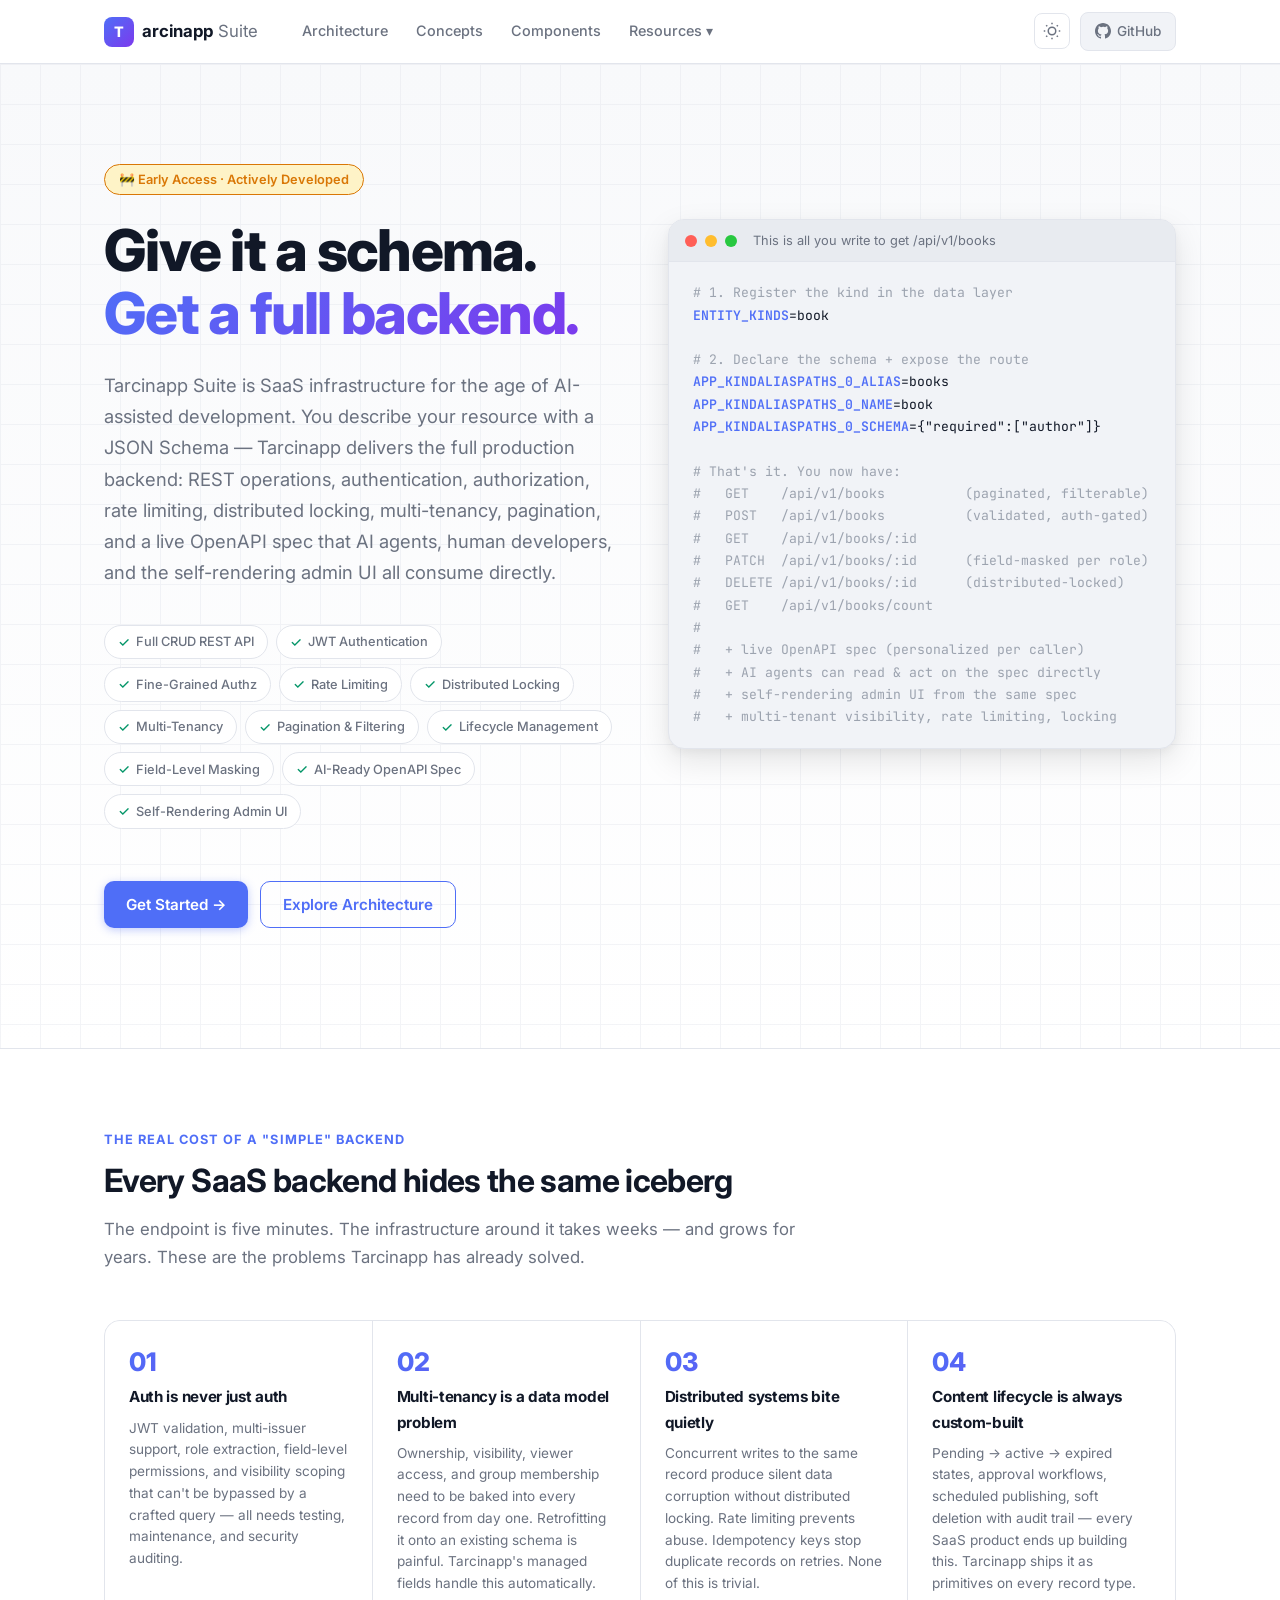
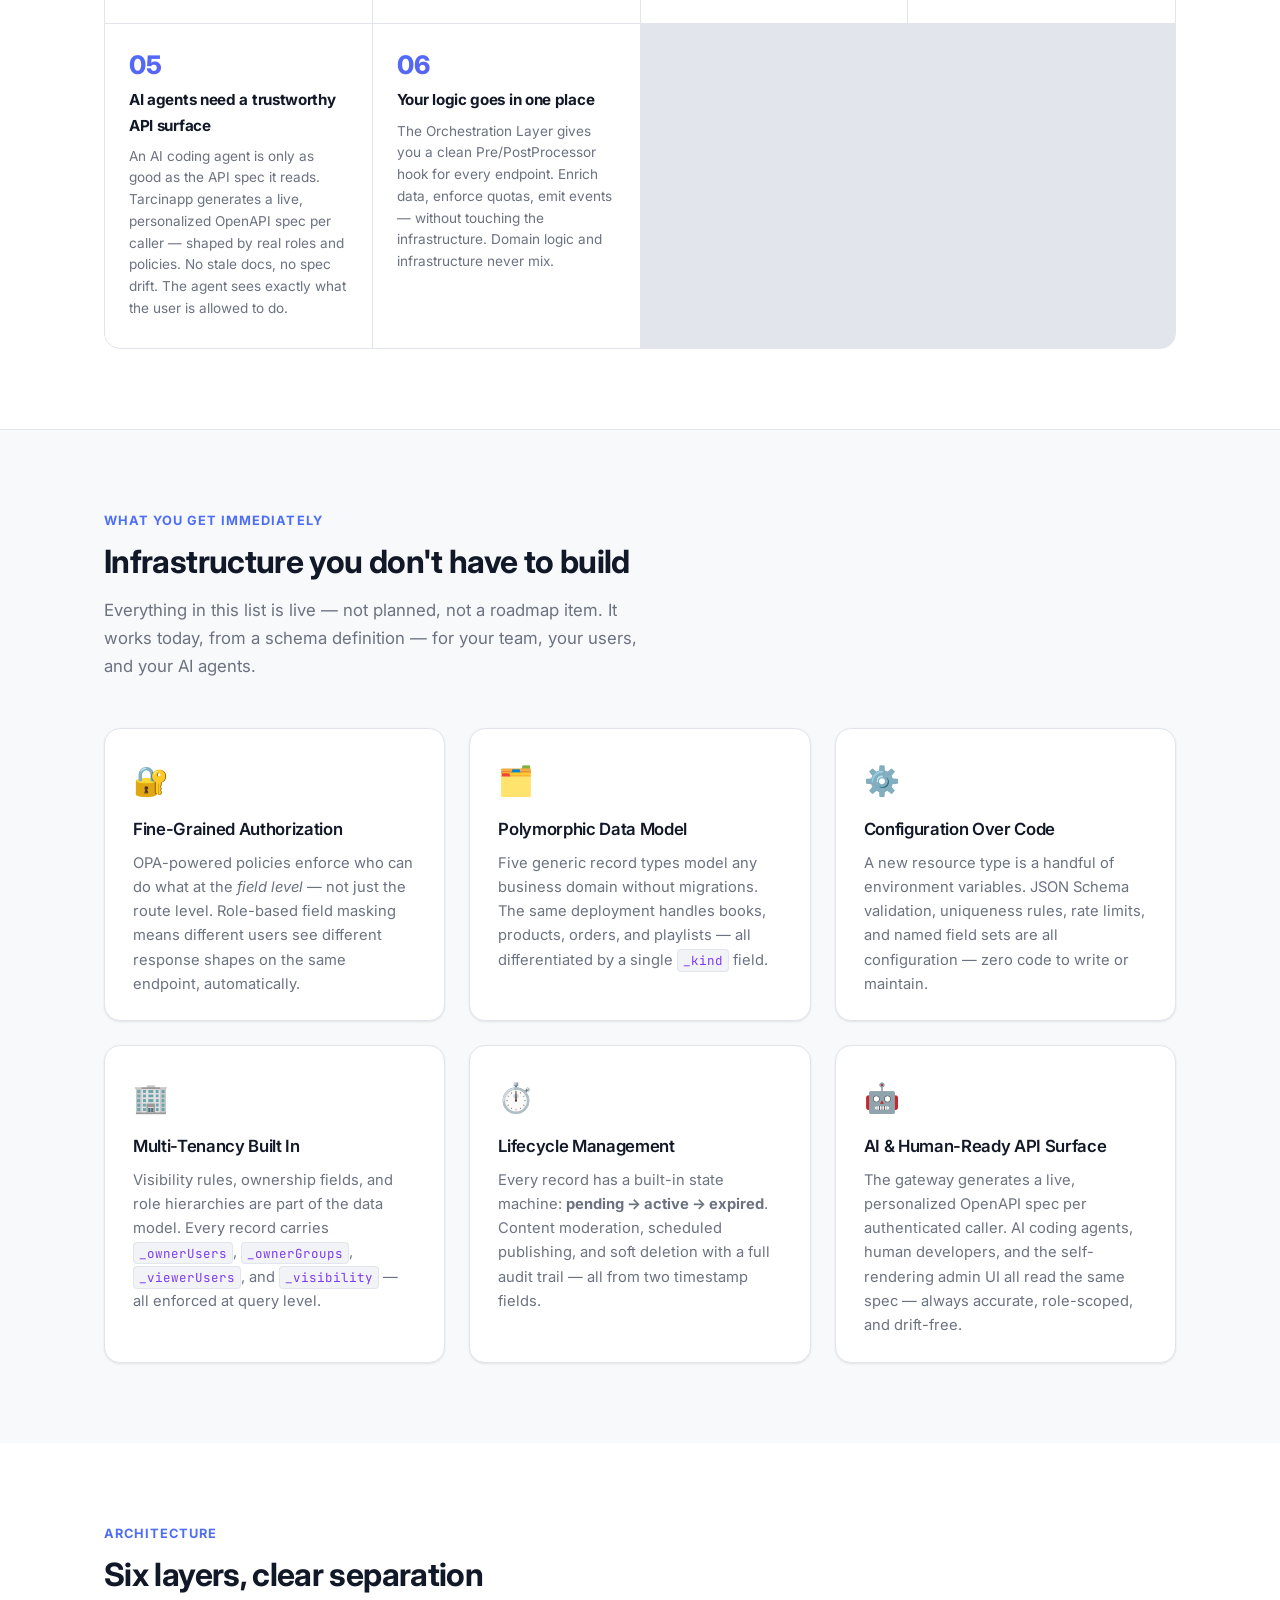
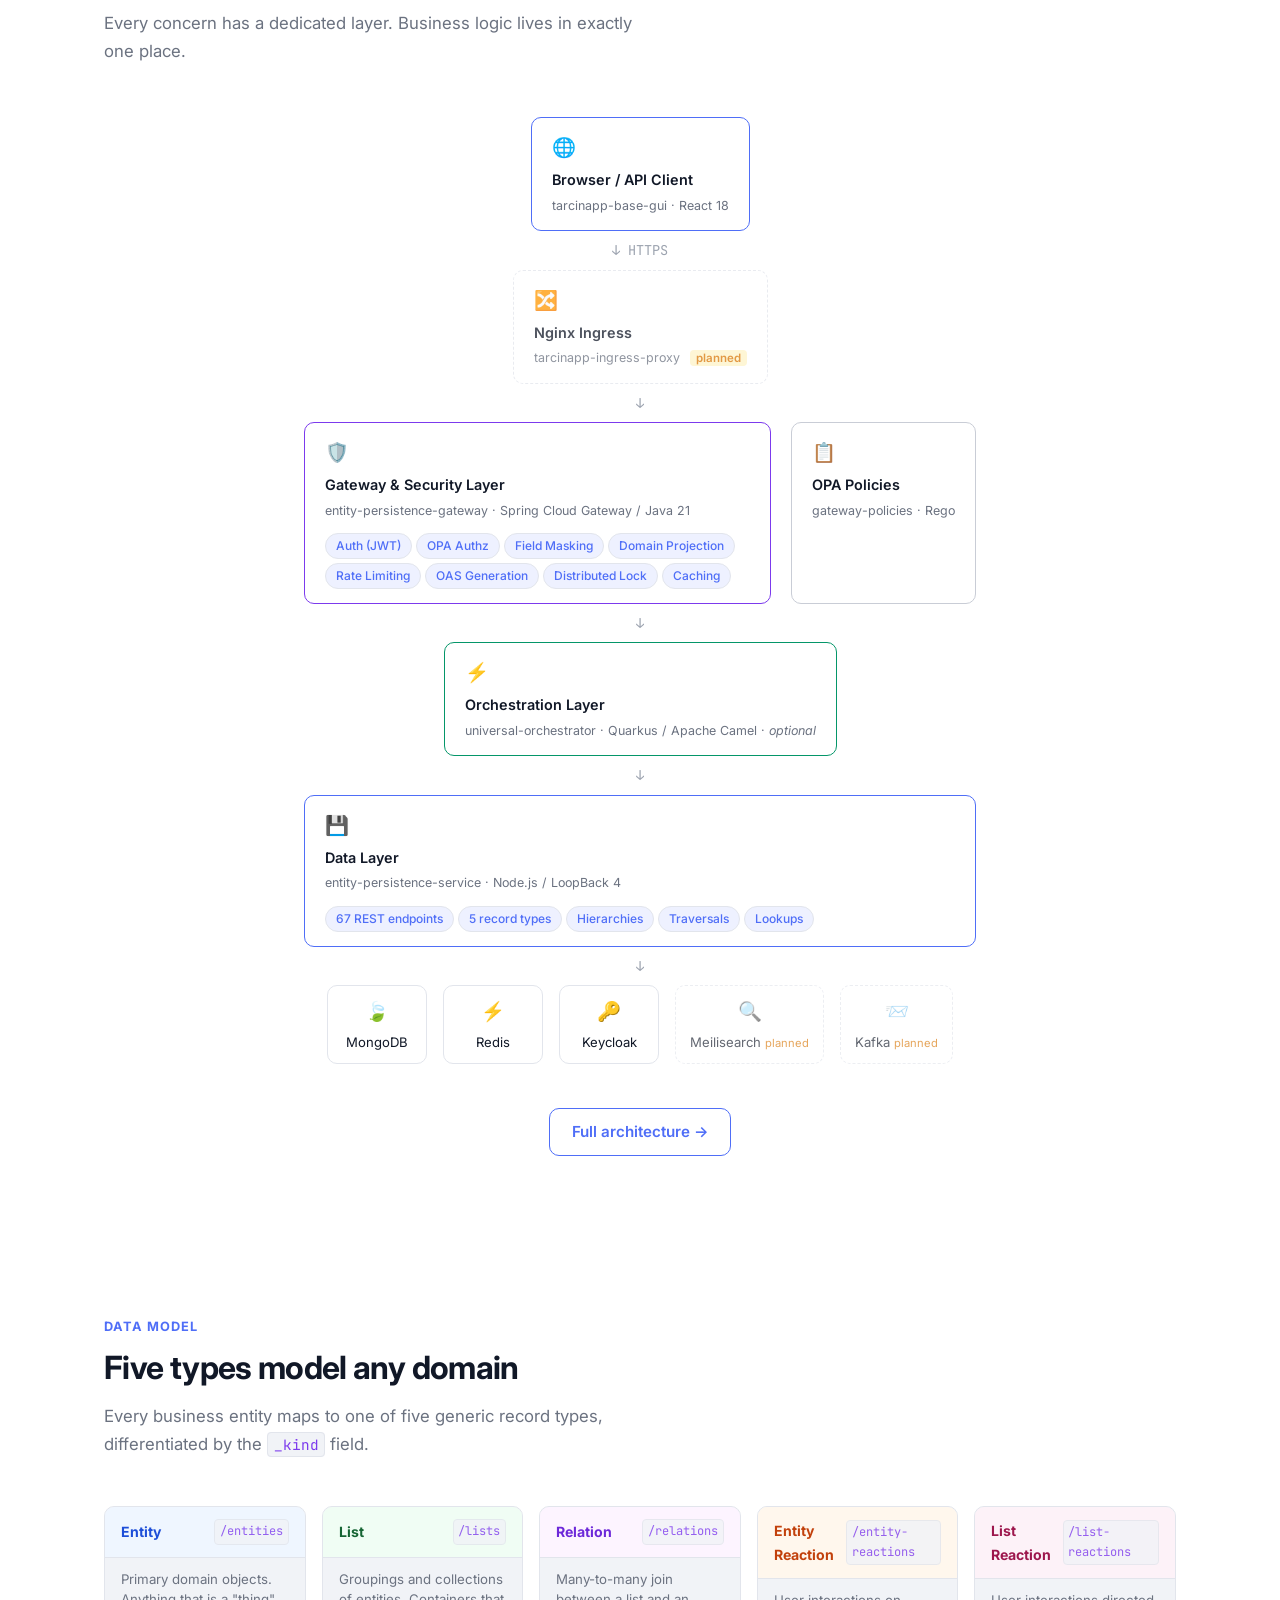
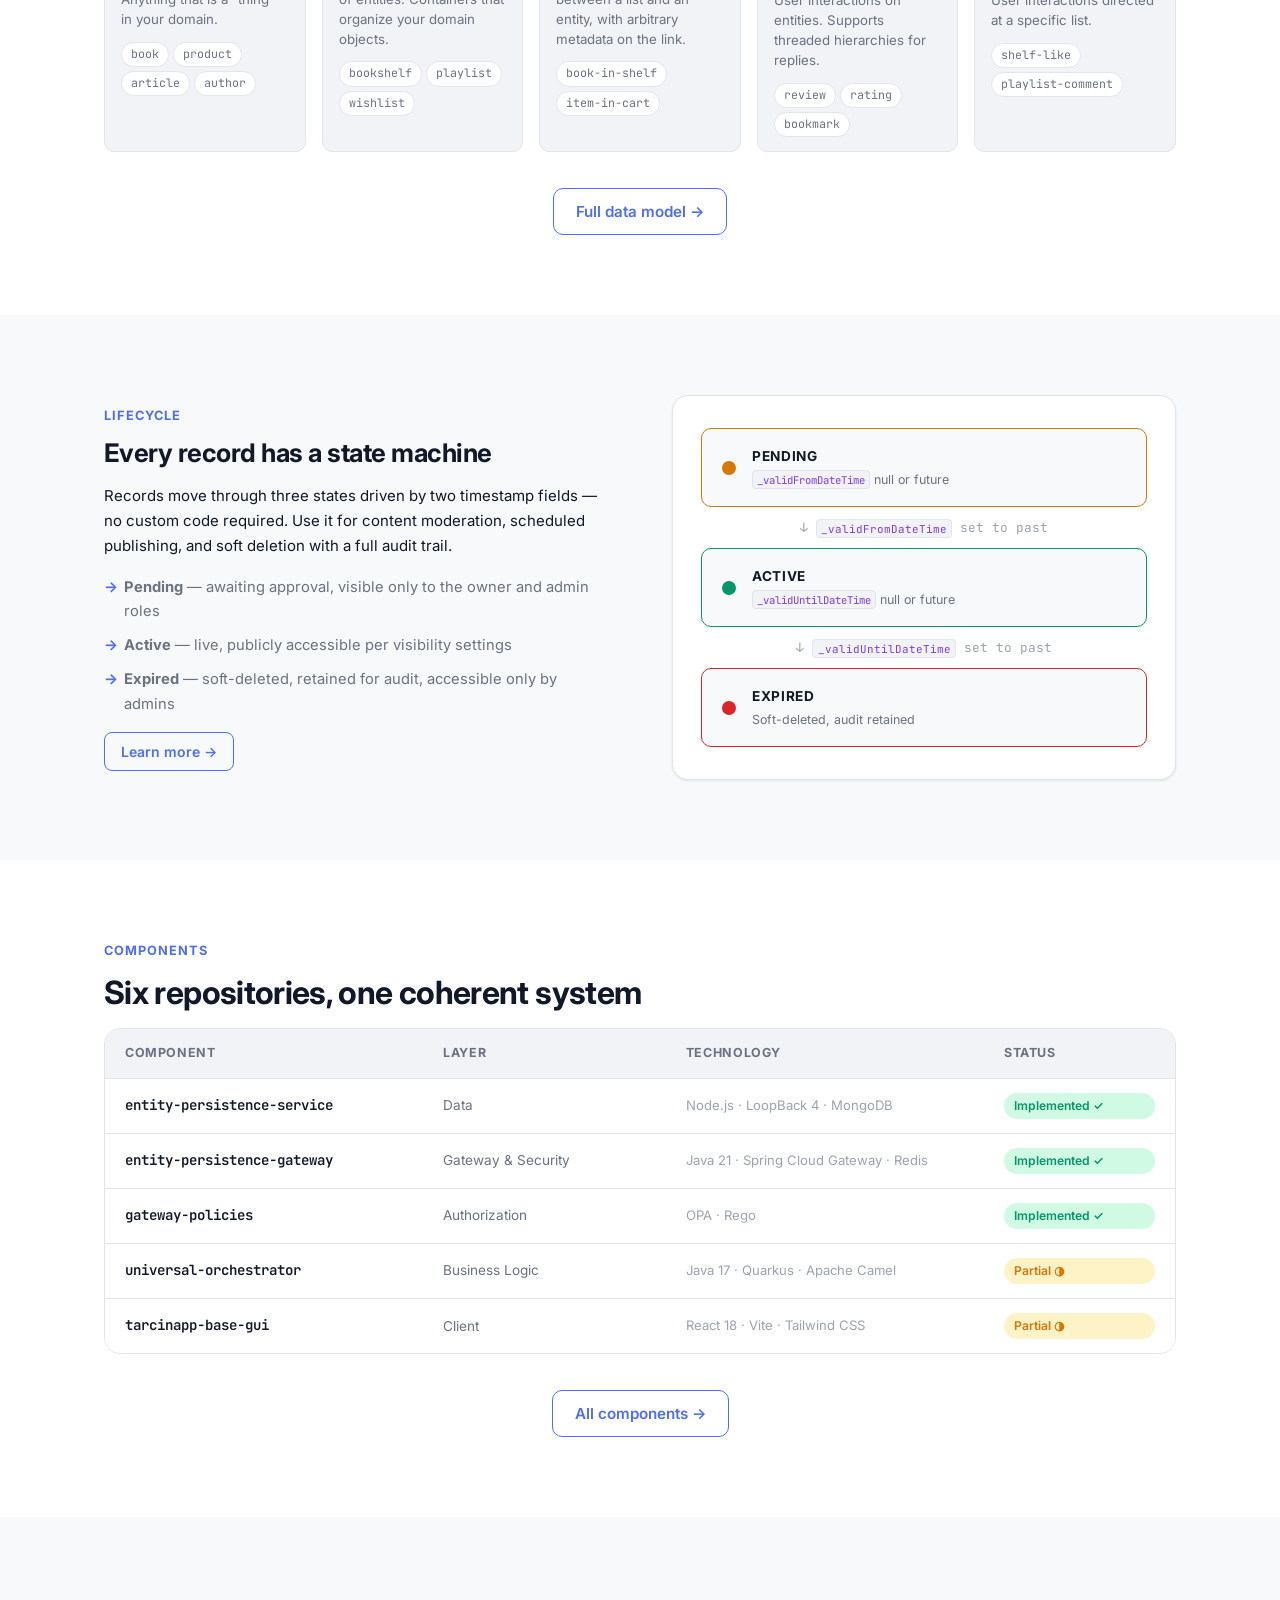
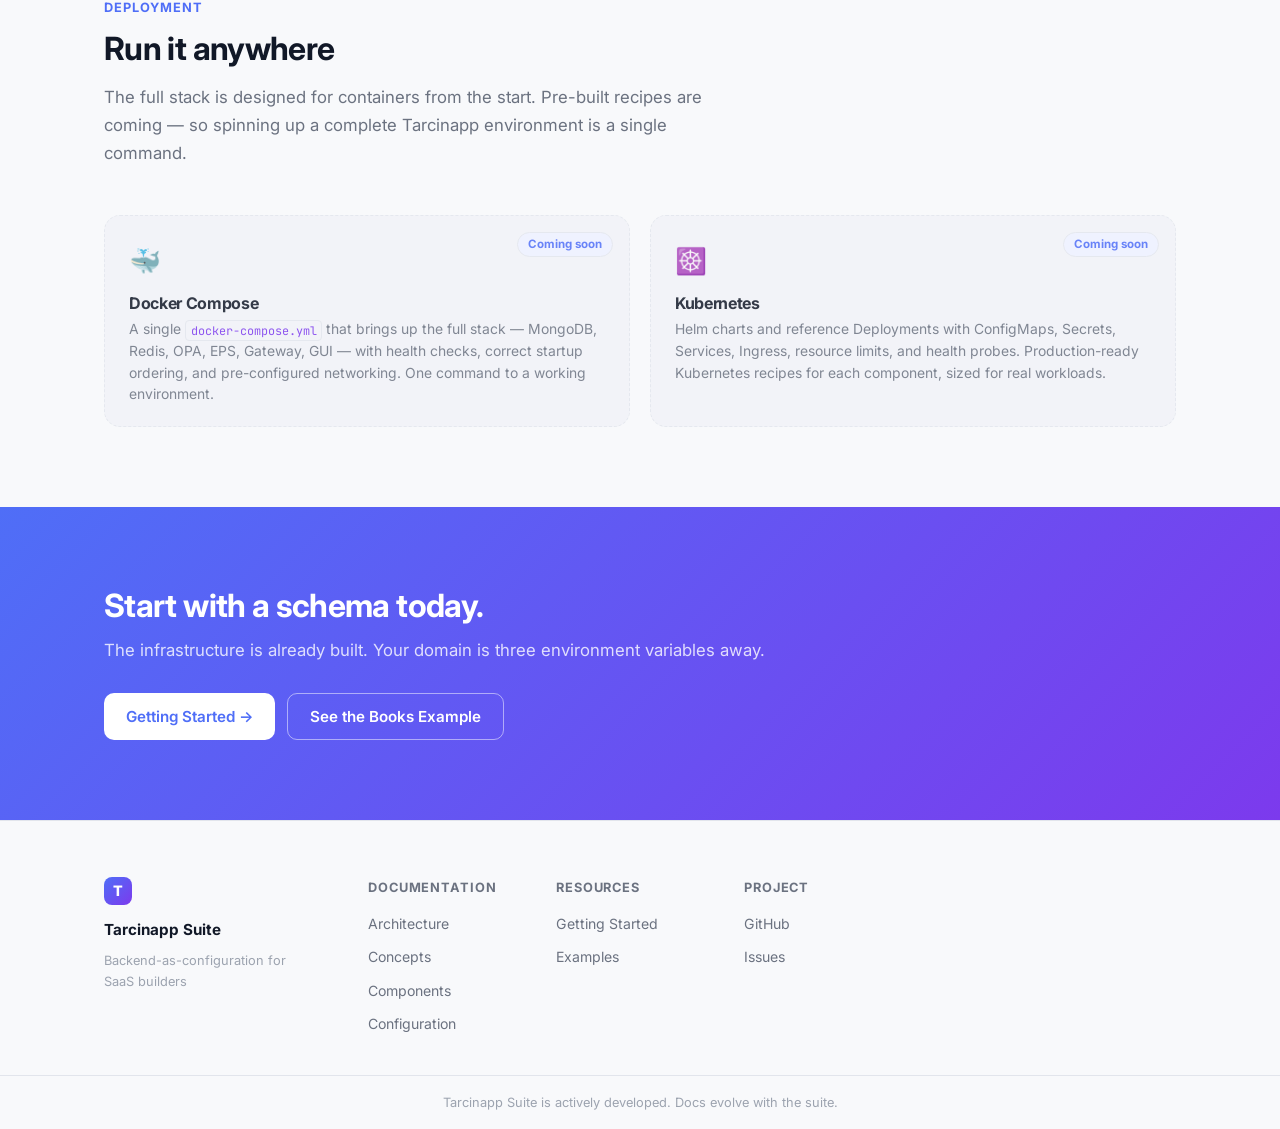
<file: docs/index.html>
<!DOCTYPE html>
<html lang="en" data-theme="light">
<head>
  <meta charset="UTF-8" />
  <meta name="viewport" content="width=device-width, initial-scale=1.0" />
  <title>Tarcinapp Suite — Backend-as-Configuration for SaaS</title>
  <link rel="preconnect" href="https://fonts.googleapis.com" />
  <link rel="preconnect" href="https://fonts.gstatic.com" crossorigin />
  <link href="https://fonts.googleapis.com/css2?family=Inter:wght@300;400;500;600;700&family=JetBrains+Mono:wght@400;500&display=swap" rel="stylesheet" />
  <link rel="stylesheet" href="assets/style.css" />
</head>
<body>

<!-- ─── NAV ─────────────────────────────────────────────────────────────── -->
<nav class="nav">
  <div class="nav-inner">
    <a href="index.html" class="nav-logo">
      <span class="logo-mark">T</span>
      <span class="logo-text">arcinapp<span class="logo-suite"> Suite</span></span>
    </a>
    <ul class="nav-links">
      <li><a href="architecture.html">Architecture</a></li>
      <li><a href="concepts.html">Concepts</a></li>
      <li><a href="components.html">Components</a></li>
      <li class="has-dropdown">
        <a href="resources.html">Resources ▾</a>
        <ul class="dropdown">
          <li><a href="getting-started.html">Getting Started</a></li>
          <li><a href="examples.html">Examples</a></li>
          <li><a href="configuration.html">Configuration Reference</a></li>
        </ul>
      </li>
    </ul>
    <div class="nav-actions">
      <button class="theme-toggle" id="themeToggle" aria-label="Toggle theme" title="Toggle light/dark mode">
        <svg class="icon-sun" xmlns="http://www.w3.org/2000/svg" width="18" height="18" viewBox="0 0 24 24" fill="none" stroke="currentColor" stroke-width="2"><circle cx="12" cy="12" r="5"/><line x1="12" y1="1" x2="12" y2="3"/><line x1="12" y1="21" x2="12" y2="23"/><line x1="4.22" y1="4.22" x2="5.64" y2="5.64"/><line x1="18.36" y1="18.36" x2="19.78" y2="19.78"/><line x1="1" y1="12" x2="3" y2="12"/><line x1="21" y1="12" x2="23" y2="12"/><line x1="4.22" y1="19.78" x2="5.64" y2="18.36"/><line x1="18.36" y1="5.64" x2="19.78" y2="4.22"/></svg>
        <svg class="icon-moon" xmlns="http://www.w3.org/2000/svg" width="18" height="18" viewBox="0 0 24 24" fill="none" stroke="currentColor" stroke-width="2"><path d="M21 12.79A9 9 0 1 1 11.21 3 7 7 0 0 0 21 12.79z"/></svg>
      </button>
      <a href="https://github.com/tarcinapp" class="btn-github" target="_blank" rel="noopener">
        <svg xmlns="http://www.w3.org/2000/svg" width="16" height="16" viewBox="0 0 24 24" fill="currentColor"><path d="M12 0C5.374 0 0 5.373 0 12c0 5.302 3.438 9.8 8.207 11.387.599.111.793-.261.793-.577v-2.234c-3.338.726-4.033-1.416-4.033-1.416-.546-1.387-1.333-1.756-1.333-1.756-1.089-.745.083-.729.083-.729 1.205.084 1.839 1.237 1.839 1.237 1.07 1.834 2.807 1.304 3.492.997.107-.775.418-1.305.762-1.604-2.665-.305-5.467-1.334-5.467-5.931 0-1.311.469-2.381 1.236-3.221-.124-.303-.535-1.524.117-3.176 0 0 1.008-.322 3.301 1.23A11.509 11.509 0 0 1 12 5.803c1.02.005 2.047.138 3.006.404 2.291-1.552 3.297-1.23 3.297-1.23.653 1.653.242 2.874.118 3.176.77.84 1.235 1.911 1.235 3.221 0 4.609-2.807 5.624-5.479 5.921.43.372.823 1.102.823 2.222v3.293c0 .319.192.694.801.576C20.566 21.797 24 17.3 24 12c0-6.627-5.373-12-12-12z"/></svg>
        GitHub
      </a>
    </div>
  </div>
</nav>

<!-- ─── HERO ─────────────────────────────────────────────────────────────── -->
<section class="hero">
  <div class="hero-bg-grid"></div>
  <div class="container">
    <div class="hero-badge">🚧 Early Access · Actively Developed</div>

    <div class="hero-split">
      <div class="hero-split-left">
        <h1 class="hero-title">
          Give it a schema.<br/>
          <span class="gradient-text">Get a full backend.</span>
        </h1>
        <p class="hero-subtitle">
          Tarcinapp Suite is SaaS infrastructure for the age of AI-assisted development. You describe your resource with a JSON Schema — Tarcinapp delivers the full production backend: REST operations, authentication, authorization, rate limiting, distributed locking, multi-tenancy, pagination, and a live OpenAPI spec that AI agents, human developers, and the self-rendering admin UI all consume directly.
        </p>

        <div class="hero-pills">
          <span class="hero-pill"><span class="hero-pill-check">✓</span> Full CRUD REST API</span>
          <span class="hero-pill"><span class="hero-pill-check">✓</span> JWT Authentication</span>
          <span class="hero-pill"><span class="hero-pill-check">✓</span> Fine-Grained Authz</span>
          <span class="hero-pill"><span class="hero-pill-check">✓</span> Rate Limiting</span>
          <span class="hero-pill"><span class="hero-pill-check">✓</span> Distributed Locking</span>
          <span class="hero-pill"><span class="hero-pill-check">✓</span> Multi-Tenancy</span>
          <span class="hero-pill"><span class="hero-pill-check">✓</span> Pagination &amp; Filtering</span>
          <span class="hero-pill"><span class="hero-pill-check">✓</span> Lifecycle Management</span>
          <span class="hero-pill"><span class="hero-pill-check">✓</span> Field-Level Masking</span>
          <span class="hero-pill"><span class="hero-pill-check">✓</span> AI-Ready OpenAPI Spec</span>
          <span class="hero-pill"><span class="hero-pill-check">✓</span> Self-Rendering Admin UI</span>
        </div>

        <div class="hero-cta">
          <a href="getting-started.html" class="btn btn-primary">Get Started →</a>
          <a href="architecture.html" class="btn btn-outline">Explore Architecture</a>
        </div>
      </div>

      <div class="hero-split-right">
        <div class="code-window">
          <div class="code-window-header">
            <span class="dot dot-red"></span><span class="dot dot-yellow"></span><span class="dot dot-green"></span>
            <span class="code-window-title">This is all you write to get /api/v1/books</span>
          </div>
          <pre class="code-block"><code><span class="cm"># 1. Register the kind in the data layer</span>
<span class="ck">ENTITY_KINDS</span>=book

<span class="cm"># 2. Declare the schema + expose the route</span>
<span class="ck">APP_KINDALIASPATHS_0_ALIAS</span>=books
<span class="ck">APP_KINDALIASPATHS_0_NAME</span>=book
<span class="ck">APP_KINDALIASPATHS_0_SCHEMA</span>={"required":["author"]}

<span class="cm"># That's it. You now have:</span>
<span class="cm">#   GET    /api/v1/books          (paginated, filterable)</span>
<span class="cm">#   POST   /api/v1/books          (validated, auth-gated)</span>
<span class="cm">#   GET    /api/v1/books/:id</span>
<span class="cm">#   PATCH  /api/v1/books/:id      (field-masked per role)</span>
<span class="cm">#   DELETE /api/v1/books/:id      (distributed-locked)</span>
<span class="cm">#   GET    /api/v1/books/count</span>
<span class="cm">#</span>
<span class="cm">#   + live OpenAPI spec (personalized per caller)</span>
<span class="cm">#   + AI agents can read &amp; act on the spec directly</span>
<span class="cm">#   + self-rendering admin UI from the same spec</span>
<span class="cm">#   + multi-tenant visibility, rate limiting, locking</span></code></pre>
        </div>
      </div>
    </div>
  </div>
</section>

<!-- ─── THE REAL COST SECTION (implicit "why not vibe-code it" answer) ──── -->
<section class="section truth-section">
  <div class="container">
    <div class="section-label">The real cost of a "simple" backend</div>
    <h2 class="section-title">Every SaaS backend hides the same iceberg</h2>
    <p class="section-subtitle" style="max-width:700px">The endpoint is five minutes. The infrastructure around it takes weeks — and grows for years. These are the problems Tarcinapp has already solved.</p>

    <div class="truth-grid">
      <div class="truth-cell">
        <div class="truth-cell-num">01</div>
        <h4>Auth is never just auth</h4>
        <p>JWT validation, multi-issuer support, role extraction, field-level permissions, and visibility scoping that can't be bypassed by a crafted query — all needs testing, maintenance, and security auditing.</p>
      </div>
      <div class="truth-cell">
        <div class="truth-cell-num">02</div>
        <h4>Multi-tenancy is a data model problem</h4>
        <p>Ownership, visibility, viewer access, and group membership need to be baked into every record from day one. Retrofitting it onto an existing schema is painful. Tarcinapp's managed fields handle this automatically.</p>
      </div>
      <div class="truth-cell">
        <div class="truth-cell-num">03</div>
        <h4>Distributed systems bite quietly</h4>
        <p>Concurrent writes to the same record produce silent data corruption without distributed locking. Rate limiting prevents abuse. Idempotency keys stop duplicate records on retries. None of this is trivial.</p>
      </div>
      <div class="truth-cell">
        <div class="truth-cell-num">04</div>
        <h4>Content lifecycle is always custom-built</h4>
        <p>Pending → active → expired states, approval workflows, scheduled publishing, soft deletion with audit trail — every SaaS product ends up building this. Tarcinapp ships it as primitives on every record type.</p>
      </div>
      <div class="truth-cell">
        <div class="truth-cell-num">05</div>
        <h4>AI agents need a trustworthy API surface</h4>
        <p>An AI coding agent is only as good as the API spec it reads. Tarcinapp generates a live, personalized OpenAPI spec per caller — shaped by real roles and policies. No stale docs, no spec drift. The agent sees exactly what the user is allowed to do.</p>
      </div>
      <div class="truth-cell">
        <div class="truth-cell-num">06</div>
        <h4>Your logic goes in one place</h4>
        <p>The Orchestration Layer gives you a clean Pre/PostProcessor hook for every endpoint. Enrich data, enforce quotas, emit events — without touching the infrastructure. Domain logic and infrastructure never mix.</p>
      </div>
    </div>
  </div>
</section>

<!-- ─── VALUE PROPOSITIONS ───────────────────────────────────────────────── -->
<section class="section section-alt">
  <div class="container">
    <div class="section-label">What you get immediately</div>
    <h2 class="section-title">Infrastructure you don't have to build</h2>
    <p class="section-subtitle">Everything in this list is live — not planned, not a roadmap item. It works today, from a schema definition — for your team, your users, and your AI agents.</p>

    <div class="value-grid">
      <div class="value-card">
        <div class="value-icon">🔐</div>
        <h3>Fine-Grained Authorization</h3>
        <p>OPA-powered policies enforce who can do what at the <em>field level</em> — not just the route level. Role-based field masking means different users see different response shapes on the same endpoint, automatically.</p>
      </div>
      <div class="value-card">
        <div class="value-icon">🗂️</div>
        <h3>Polymorphic Data Model</h3>
        <p>Five generic record types model any business domain without migrations. The same deployment handles books, products, orders, and playlists — all differentiated by a single <code>_kind</code> field.</p>
      </div>
      <div class="value-card">
        <div class="value-icon">⚙️</div>
        <h3>Configuration Over Code</h3>
        <p>A new resource type is a handful of environment variables. JSON Schema validation, uniqueness rules, rate limits, and named field sets are all configuration — zero code to write or maintain.</p>
      </div>
      <div class="value-card">
        <div class="value-icon">🏢</div>
        <h3>Multi-Tenancy Built In</h3>
        <p>Visibility rules, ownership fields, and role hierarchies are part of the data model. Every record carries <code>_ownerUsers</code>, <code>_ownerGroups</code>, <code>_viewerUsers</code>, and <code>_visibility</code> — all enforced at query level.</p>
      </div>
      <div class="value-card">
        <div class="value-icon">⏱️</div>
        <h3>Lifecycle Management</h3>
        <p>Every record has a built-in state machine: <strong>pending → active → expired</strong>. Content moderation, scheduled publishing, and soft deletion with a full audit trail — all from two timestamp fields.</p>
      </div>
      <div class="value-card">
        <div class="value-icon">🤖</div>
        <h3>AI &amp; Human-Ready API Surface</h3>
        <p>The gateway generates a live, personalized OpenAPI spec per authenticated caller. AI coding agents, human developers, and the self-rendering admin UI all read the same spec — always accurate, role-scoped, and drift-free.</p>
      </div>
    </div>
  </div>
</section>

<!-- ─── ARCHITECTURE PREVIEW ─────────────────────────────────────────────── -->
<section class="section">
  <div class="container">
    <div class="section-label">Architecture</div>
    <h2 class="section-title">Six layers, clear separation</h2>
    <p class="section-subtitle">Every concern has a dedicated layer. Business logic lives in exactly one place.</p>

    <div class="arch-diagram">
      <!-- Browser -->
      <div class="arch-row arch-client">
        <div class="arch-box arch-box-client">
          <span class="arch-icon">🌐</span>
          <span class="arch-label">Browser / API Client</span>
          <span class="arch-sublabel">tarcinapp-base-gui · React 18</span>
        </div>
      </div>
      <div class="arch-arrow">↓ HTTPS</div>

      <!-- Ingress -->
      <div class="arch-row">
        <div class="arch-box arch-box-planned">
          <span class="arch-icon">🔀</span>
          <span class="arch-label">Nginx Ingress</span>
          <span class="arch-sublabel">tarcinapp-ingress-proxy <span class="badge-planned">planned</span></span>
        </div>
      </div>
      <div class="arch-arrow">↓</div>

      <!-- Gateway layer -->
      <div class="arch-row arch-row-multi">
        <div class="arch-box arch-box-gateway arch-box-wide">
          <span class="arch-icon">🛡️</span>
          <span class="arch-label">Gateway &amp; Security Layer</span>
          <span class="arch-sublabel">entity-persistence-gateway · Spring Cloud Gateway / Java 21</span>
          <div class="arch-chips">
            <span class="chip">Auth (JWT)</span>
            <span class="chip">OPA Authz</span>
            <span class="chip">Field Masking</span>
            <span class="chip">Domain Projection</span>
            <span class="chip">Rate Limiting</span>
            <span class="chip">OAS Generation</span>
            <span class="chip">Distributed Lock</span>
            <span class="chip">Caching</span>
          </div>
        </div>
        <div class="arch-box arch-box-policy">
          <span class="arch-icon">📋</span>
          <span class="arch-label">OPA Policies</span>
          <span class="arch-sublabel">gateway-policies · Rego</span>
        </div>
      </div>
      <div class="arch-arrow">↓</div>

      <!-- Orchestration -->
      <div class="arch-row">
        <div class="arch-box arch-box-orch">
          <span class="arch-icon">⚡</span>
          <span class="arch-label">Orchestration Layer</span>
          <span class="arch-sublabel">universal-orchestrator · Quarkus / Apache Camel · <em>optional</em></span>
        </div>
      </div>
      <div class="arch-arrow">↓</div>

      <!-- Data layer -->
      <div class="arch-row">
        <div class="arch-box arch-box-data arch-box-wide">
          <span class="arch-icon">💾</span>
          <span class="arch-label">Data Layer</span>
          <span class="arch-sublabel">entity-persistence-service · Node.js / LoopBack 4</span>
          <div class="arch-chips">
            <span class="chip">67 REST endpoints</span>
            <span class="chip">5 record types</span>
            <span class="chip">Hierarchies</span>
            <span class="chip">Traversals</span>
            <span class="chip">Lookups</span>
          </div>
        </div>
      </div>
      <div class="arch-arrow">↓</div>

      <!-- Infrastructure -->
      <div class="arch-row arch-infra-row">
        <div class="arch-box arch-box-infra-sm"><span class="arch-icon">🍃</span><span>MongoDB</span></div>
        <div class="arch-box arch-box-infra-sm"><span class="arch-icon">⚡</span><span>Redis</span></div>
        <div class="arch-box arch-box-infra-sm"><span class="arch-icon">🔑</span><span>Keycloak</span></div>
        <div class="arch-box arch-box-infra-sm arch-box-planned-infra"><span class="arch-icon">🔍</span><span>Meilisearch<span class="badge-planned-sm">planned</span></span></div>
        <div class="arch-box arch-box-infra-sm arch-box-planned-infra"><span class="arch-icon">📨</span><span>Kafka<span class="badge-planned-sm">planned</span></span></div>
      </div>
    </div>

    <div class="arch-cta">
      <a href="architecture.html" class="btn btn-outline">Full architecture →</a>
    </div>
  </div>
</section>

<!-- ─── DATA MODEL PREVIEW ───────────────────────────────────────────────── -->
<section class="section">
  <div class="container">
    <div class="section-label">Data Model</div>
    <h2 class="section-title">Five types model any domain</h2>
    <p class="section-subtitle">Every business entity maps to one of five generic record types, differentiated by the <code>_kind</code> field.</p>

    <div class="record-types-grid">
      <div class="record-card">
        <div class="record-header record-entity">
          <span class="record-type-name">Entity</span>
          <code class="record-collection">/entities</code>
        </div>
        <p>Primary domain objects. Anything that is a "thing" in your domain.</p>
        <div class="record-examples"><span class="ex-tag">book</span><span class="ex-tag">product</span><span class="ex-tag">article</span><span class="ex-tag">author</span></div>
      </div>
      <div class="record-card">
        <div class="record-header record-list">
          <span class="record-type-name">List</span>
          <code class="record-collection">/lists</code>
        </div>
        <p>Groupings and collections of entities. Containers that organize your domain objects.</p>
        <div class="record-examples"><span class="ex-tag">bookshelf</span><span class="ex-tag">playlist</span><span class="ex-tag">wishlist</span></div>
      </div>
      <div class="record-card">
        <div class="record-header record-relation">
          <span class="record-type-name">Relation</span>
          <code class="record-collection">/relations</code>
        </div>
        <p>Many-to-many join between a list and an entity, with arbitrary metadata on the link.</p>
        <div class="record-examples"><span class="ex-tag">book-in-shelf</span><span class="ex-tag">item-in-cart</span></div>
      </div>
      <div class="record-card">
        <div class="record-header record-ereaction">
          <span class="record-type-name">Entity Reaction</span>
          <code class="record-collection">/entity-reactions</code>
        </div>
        <p>User interactions on entities. Supports threaded hierarchies for replies.</p>
        <div class="record-examples"><span class="ex-tag">review</span><span class="ex-tag">rating</span><span class="ex-tag">bookmark</span></div>
      </div>
      <div class="record-card">
        <div class="record-header record-lreaction">
          <span class="record-type-name">List Reaction</span>
          <code class="record-collection">/list-reactions</code>
        </div>
        <p>User interactions directed at a specific list.</p>
        <div class="record-examples"><span class="ex-tag">shelf-like</span><span class="ex-tag">playlist-comment</span></div>
      </div>
    </div>
    <div class="section-cta">
      <a href="concepts.html#data-model" class="btn btn-outline">Full data model →</a>
    </div>
  </div>
</section>

<!-- ─── LIFECYCLE PREVIEW ────────────────────────────────────────────────── -->
<section class="section section-alt">
  <div class="container">
    <div class="two-col">
      <div class="two-col-text">
        <div class="section-label">Lifecycle</div>
        <h2 class="section-title-sm">Every record has a state machine</h2>
        <p>Records move through three states driven by two timestamp fields — no custom code required. Use it for content moderation, scheduled publishing, and soft deletion with a full audit trail.</p>
        <ul class="feature-list">
          <li><strong>Pending</strong> — awaiting approval, visible only to the owner and admin roles</li>
          <li><strong>Active</strong> — live, publicly accessible per visibility settings</li>
          <li><strong>Expired</strong> — soft-deleted, retained for audit, accessible only by admins</li>
        </ul>
        <a href="concepts.html#lifecycle" class="btn btn-outline btn-sm">Learn more →</a>
      </div>
      <div class="lifecycle-diagram">
        <div class="lc-state lc-pending">
          <span class="lc-dot lc-dot-pending"></span>
          <div>
            <div class="lc-name">PENDING</div>
            <div class="lc-desc"><code>_validFromDateTime</code> null or future</div>
          </div>
        </div>
        <div class="lc-arrow">↓ <code>_validFromDateTime</code> set to past</div>
        <div class="lc-state lc-active">
          <span class="lc-dot lc-dot-active"></span>
          <div>
            <div class="lc-name">ACTIVE</div>
            <div class="lc-desc"><code>_validUntilDateTime</code> null or future</div>
          </div>
        </div>
        <div class="lc-arrow">↓ <code>_validUntilDateTime</code> set to past</div>
        <div class="lc-state lc-expired">
          <span class="lc-dot lc-dot-expired"></span>
          <div>
            <div class="lc-name">EXPIRED</div>
            <div class="lc-desc">Soft-deleted, audit retained</div>
          </div>
        </div>
      </div>
    </div>
  </div>
</section>

<!-- ─── COMPONENTS STRIP ─────────────────────────────────────────────────── -->
<section class="section">
  <div class="container">
    <div class="section-label">Components</div>
    <h2 class="section-title">Six repositories, one coherent system</h2>
    <div class="components-table">
      <div class="comp-row comp-row-header">
        <span>Component</span><span>Layer</span><span>Technology</span><span>Status</span>
      </div>
      <a href="components.html#eps" class="comp-row comp-row-item">
        <span class="comp-name">entity-persistence-service</span>
        <span class="comp-layer">Data</span>
        <span class="comp-tech">Node.js · LoopBack 4 · MongoDB</span>
        <span class="badge-impl">Implemented ✓</span>
      </a>
      <a href="components.html#gateway" class="comp-row comp-row-item">
        <span class="comp-name">entity-persistence-gateway</span>
        <span class="comp-layer">Gateway &amp; Security</span>
        <span class="comp-tech">Java 21 · Spring Cloud Gateway · Redis</span>
        <span class="badge-impl">Implemented ✓</span>
      </a>
      <a href="components.html#policies" class="comp-row comp-row-item">
        <span class="comp-name">gateway-policies</span>
        <span class="comp-layer">Authorization</span>
        <span class="comp-tech">OPA · Rego</span>
        <span class="badge-impl">Implemented ✓</span>
      </a>
      <a href="components.html#orchestrator" class="comp-row comp-row-item">
        <span class="comp-name">universal-orchestrator</span>
        <span class="comp-layer">Business Logic</span>
        <span class="comp-tech">Java 17 · Quarkus · Apache Camel</span>
        <span class="badge-partial">Partial ◑</span>
      </a>
      <a href="components.html#gui" class="comp-row comp-row-item">
        <span class="comp-name">tarcinapp-base-gui</span>
        <span class="comp-layer">Client</span>
        <span class="comp-tech">React 18 · Vite · Tailwind CSS</span>
        <span class="badge-partial">Partial ◑</span>
      </a>
    </div>
    <div class="section-cta">
      <a href="components.html" class="btn btn-outline">All components →</a>
    </div>
  </div>
</section>

<!-- ─── DEPLOY TEASER ────────────────────────────────────────────────────── -->
<section class="section section-alt">
  <div class="container">
    <div class="section-label">Deployment</div>
    <h2 class="section-title">Run it anywhere</h2>
    <p class="section-subtitle" style="max-width:620px">The full stack is designed for containers from the start. Pre-built recipes are coming — so spinning up a complete Tarcinapp environment is a single command.</p>

    <div class="deploy-grid">
      <div class="deploy-card deploy-card-planned">
        <span class="deploy-badge-soon">Coming soon</span>
        <div class="deploy-card-icon">🐳</div>
        <h3>Docker Compose</h3>
        <p>A single <code>docker-compose.yml</code> that brings up the full stack — MongoDB, Redis, OPA, EPS, Gateway, GUI — with health checks, correct startup ordering, and pre-configured networking. One command to a working environment.</p>
      </div>
      <div class="deploy-card deploy-card-planned">
        <span class="deploy-badge-soon">Coming soon</span>
        <div class="deploy-card-icon">☸️</div>
        <h3>Kubernetes</h3>
        <p>Helm charts and reference Deployments with ConfigMaps, Secrets, Services, Ingress, resource limits, and health probes. Production-ready Kubernetes recipes for each component, sized for real workloads.</p>
      </div>
    </div>
  </div>
</section>

<!-- ─── GET STARTED ──────────────────────────────────────────────────────── -->
<section class="section section-cta-band">
  <div class="container">
    <h2>Start with a schema today.</h2>
    <p>The infrastructure is already built. Your domain is three environment variables away.</p>
    <div class="cta-band-actions">
      <a href="getting-started.html" class="btn btn-primary">Getting Started →</a>
      <a href="examples.html" class="btn btn-ghost">See the Books Example</a>
    </div>
  </div>
</section>

<!-- ─── FOOTER ───────────────────────────────────────────────────────────── -->
<footer class="footer">
  <div class="container footer-inner">
    <div class="footer-brand">
      <span class="logo-mark">T</span>
      <span class="footer-name">Tarcinapp Suite</span>
      <span class="footer-tagline">Backend-as-configuration for SaaS builders</span>
    </div>
    <nav class="footer-nav">
      <div class="footer-col">
        <span class="footer-col-title">Documentation</span>
        <a href="architecture.html">Architecture</a>
        <a href="concepts.html">Concepts</a>
        <a href="components.html">Components</a>
        <a href="configuration.html">Configuration</a>
      </div>
      <div class="footer-col">
        <span class="footer-col-title">Resources</span>
        <a href="getting-started.html">Getting Started</a>
        <a href="examples.html">Examples</a>
      </div>
      <div class="footer-col">
        <span class="footer-col-title">Project</span>
        <a href="https://github.com/tarcinapp/tarcinapp-suite" target="_blank" rel="noopener">GitHub</a>
        <a href="https://github.com/tarcinapp/tarcinapp-suite/issues" target="_blank" rel="noopener">Issues</a>
      </div>
    </nav>
  </div>
  <div class="footer-bottom">
    <span>Tarcinapp Suite is actively developed. Docs evolve with the suite.</span>
  </div>
</footer>

<script src="assets/main.js"></script>
</body>
</html>
</file>
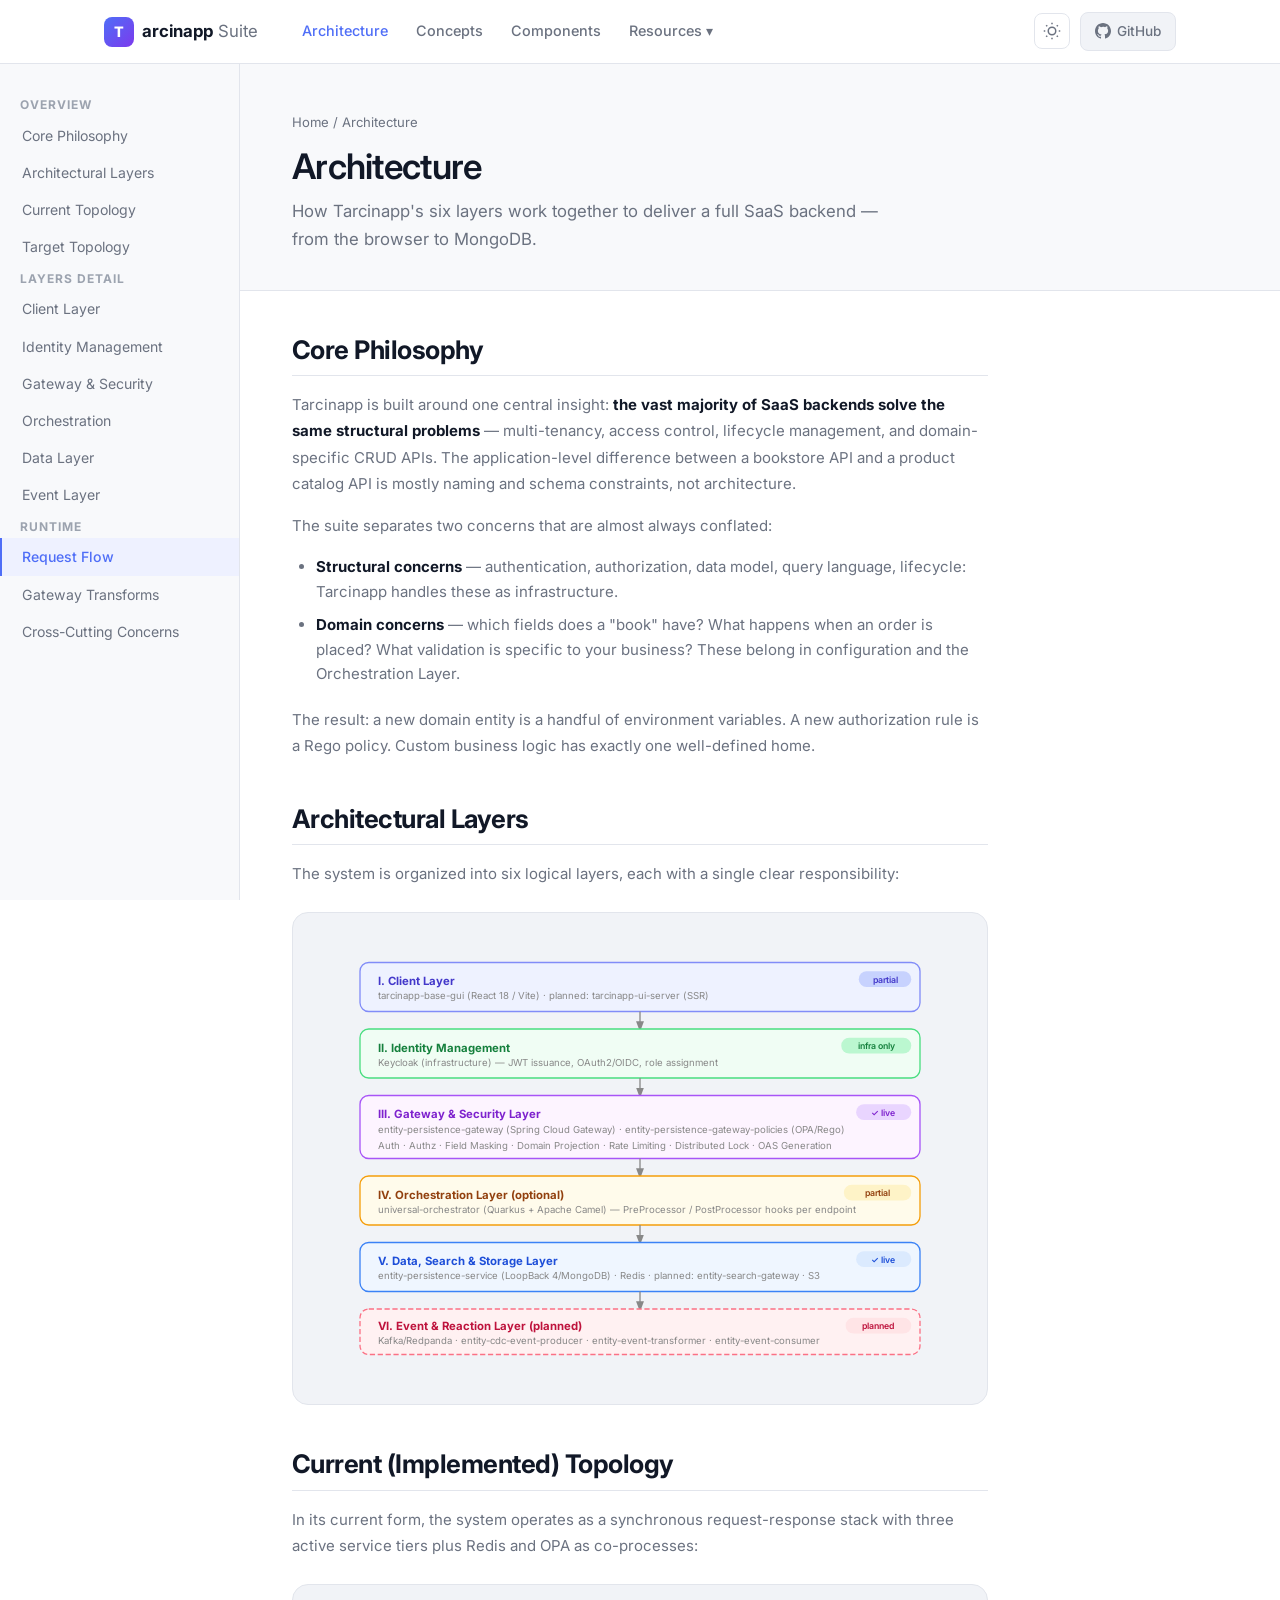
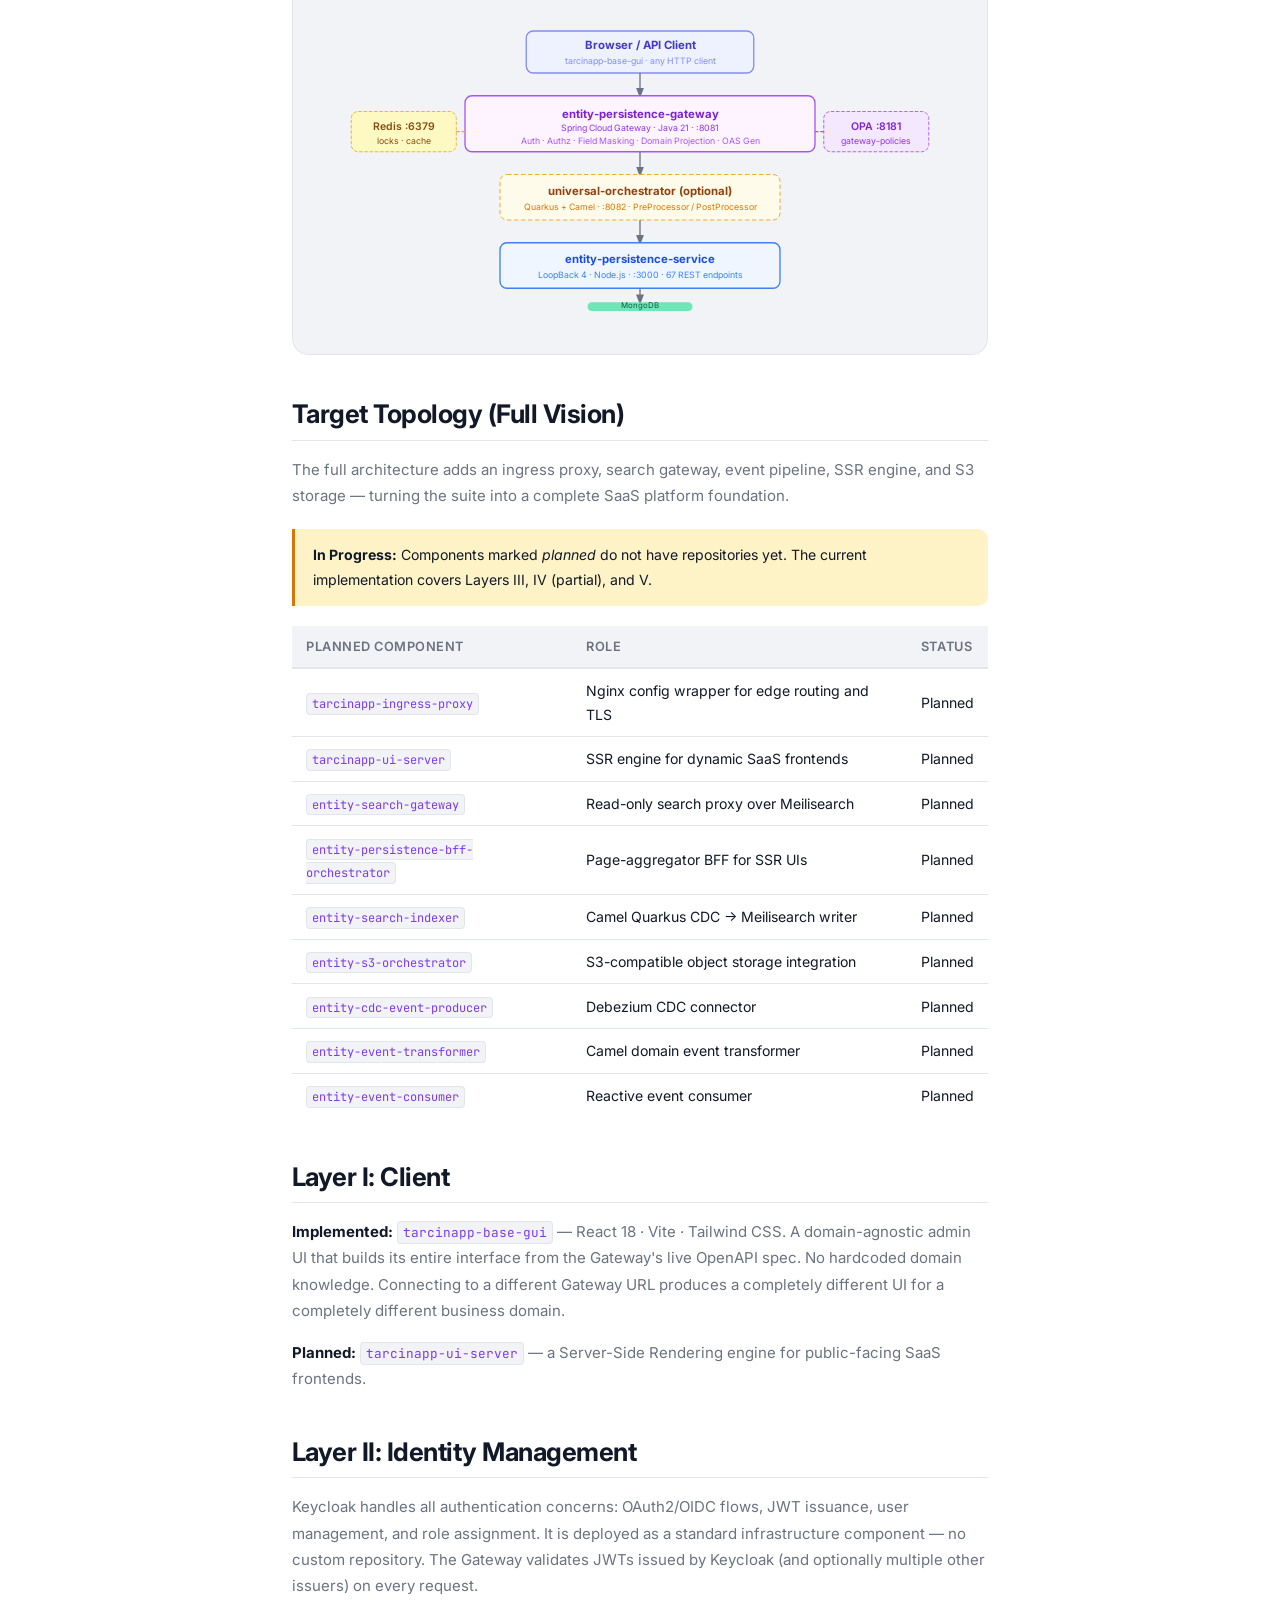
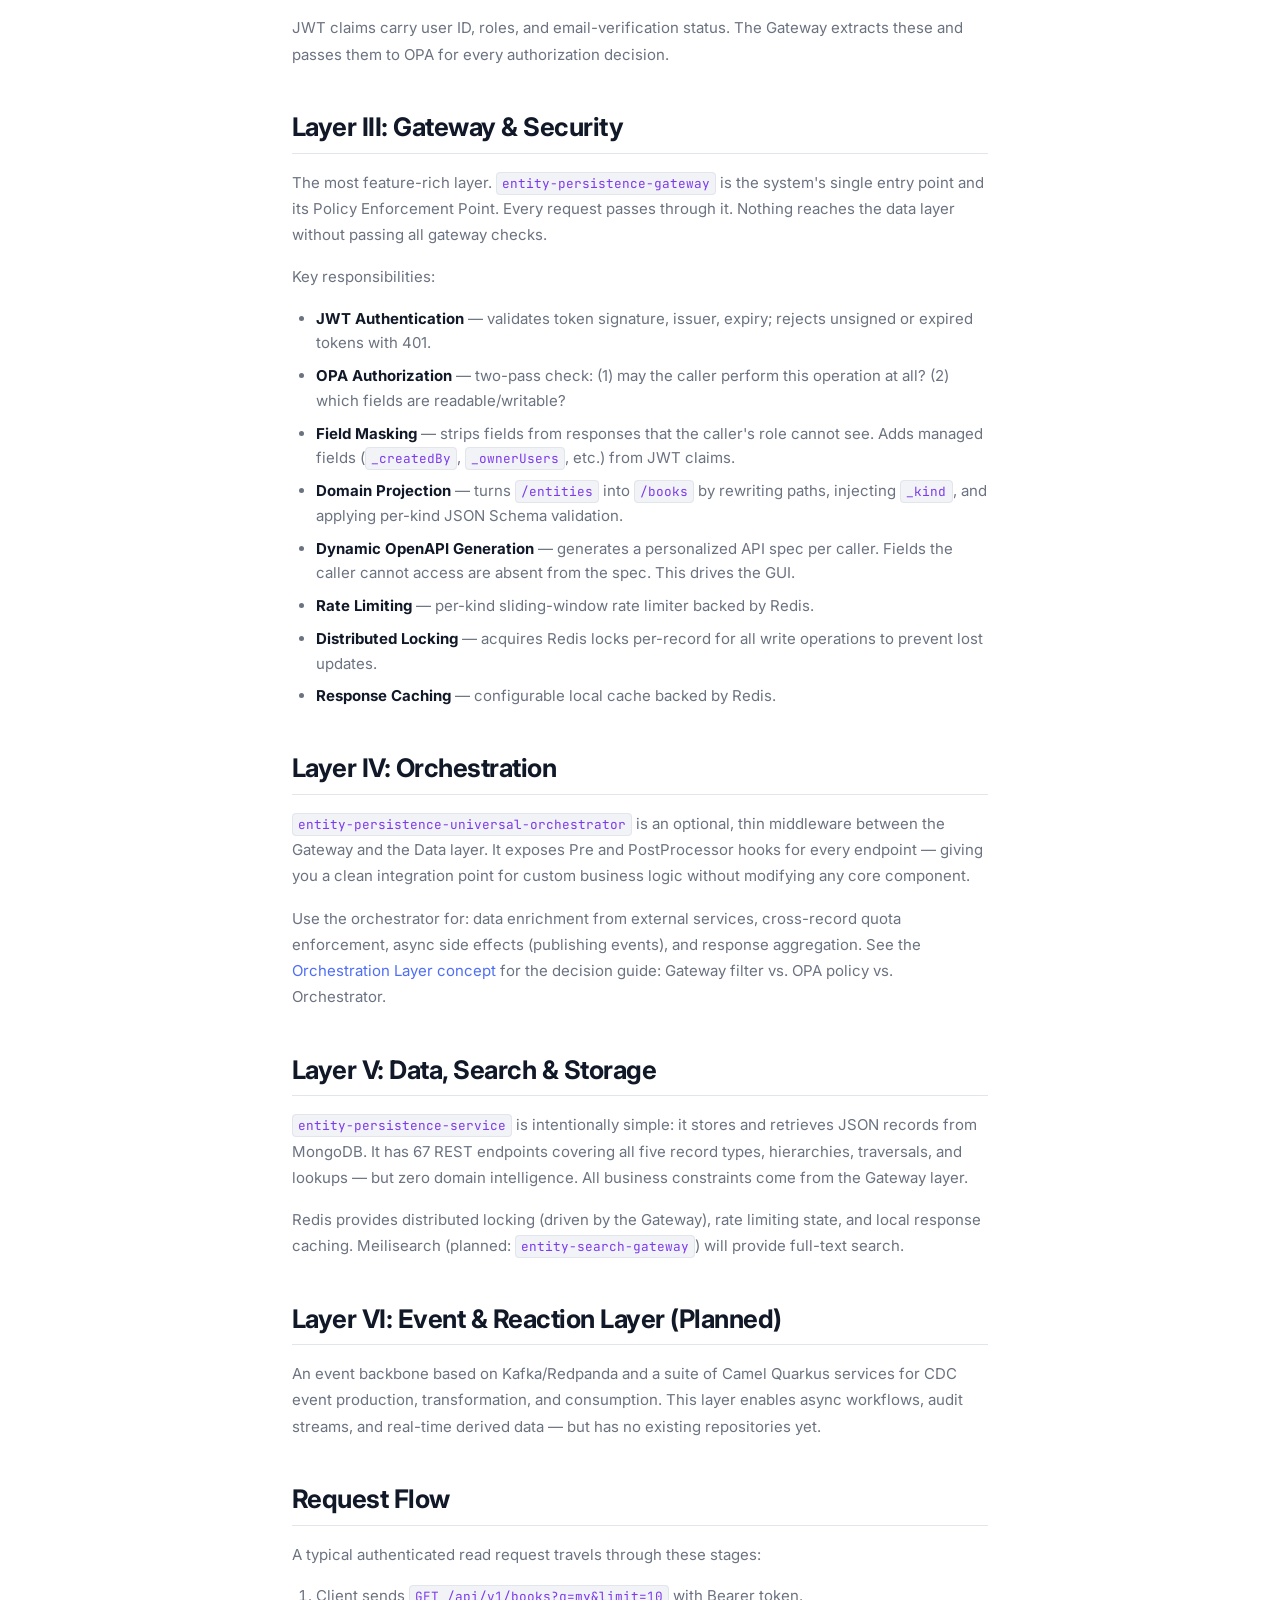
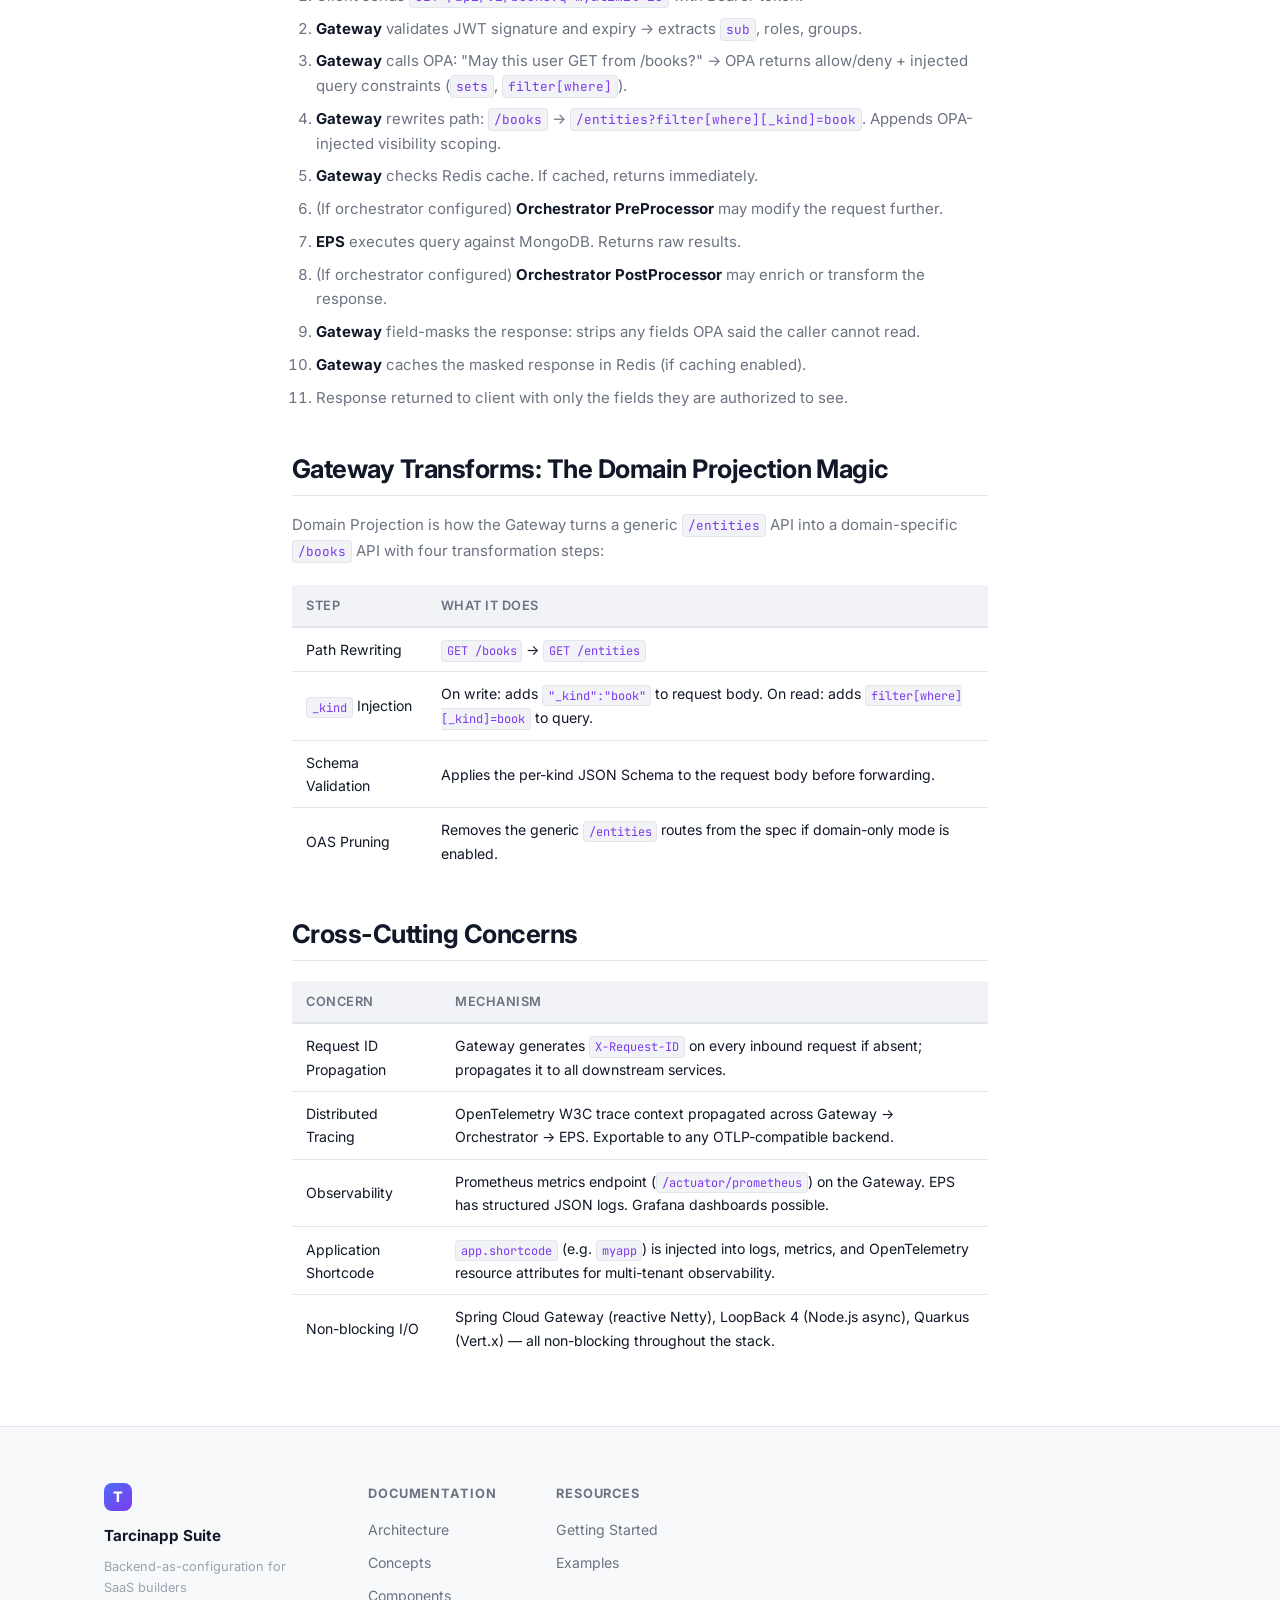
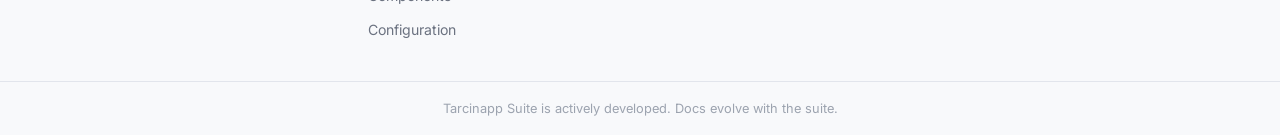
<file: docs/architecture.html>
<!DOCTYPE html>
<html lang="en" data-theme="light">
<head>
  <meta charset="UTF-8" />
  <meta name="viewport" content="width=device-width, initial-scale=1.0" />
  <title>Architecture — Tarcinapp Suite</title>
  <link rel="preconnect" href="https://fonts.googleapis.com" />
  <link rel="preconnect" href="https://fonts.gstatic.com" crossorigin />
  <link href="https://fonts.googleapis.com/css2?family=Inter:wght@300;400;500;600;700&family=JetBrains+Mono:wght@400;500&display=swap" rel="stylesheet" />
  <link rel="stylesheet" href="assets/style.css" />
</head>
<body>

<nav class="nav">
  <div class="nav-inner">
    <a href="index.html" class="nav-logo">
      <span class="logo-mark">T</span>
      <span class="logo-text">arcinapp<span class="logo-suite"> Suite</span></span>
    </a>
    <ul class="nav-links">
      <li><a href="architecture.html">Architecture</a></li>
      <li><a href="concepts.html">Concepts</a></li>
      <li><a href="components.html">Components</a></li>
      <li class="has-dropdown">
        <a href="resources.html">Resources ▾</a>
        <ul class="dropdown">
          <li><a href="getting-started.html">Getting Started</a></li>
          <li><a href="examples.html">Examples</a></li>
          <li><a href="configuration.html">Configuration Reference</a></li>
        </ul>
      </li>
    </ul>
    <div class="nav-actions">
      <button class="theme-toggle" id="themeToggle" aria-label="Toggle theme">
        <svg class="icon-sun" xmlns="http://www.w3.org/2000/svg" width="18" height="18" viewBox="0 0 24 24" fill="none" stroke="currentColor" stroke-width="2"><circle cx="12" cy="12" r="5"/><line x1="12" y1="1" x2="12" y2="3"/><line x1="12" y1="21" x2="12" y2="23"/><line x1="4.22" y1="4.22" x2="5.64" y2="5.64"/><line x1="18.36" y1="18.36" x2="19.78" y2="19.78"/><line x1="1" y1="12" x2="3" y2="12"/><line x1="21" y1="12" x2="23" y2="12"/><line x1="4.22" y1="19.78" x2="5.64" y2="18.36"/><line x1="18.36" y1="5.64" x2="19.78" y2="4.22"/></svg>
        <svg class="icon-moon" xmlns="http://www.w3.org/2000/svg" width="18" height="18" viewBox="0 0 24 24" fill="none" stroke="currentColor" stroke-width="2"><path d="M21 12.79A9 9 0 1 1 11.21 3 7 7 0 0 0 21 12.79z"/></svg>
      </button>
      <a href="https://github.com/tarcinapp" class="btn-github" target="_blank" rel="noopener">
        <svg xmlns="http://www.w3.org/2000/svg" width="16" height="16" viewBox="0 0 24 24" fill="currentColor"><path d="M12 0C5.374 0 0 5.373 0 12c0 5.302 3.438 9.8 8.207 11.387.599.111.793-.261.793-.577v-2.234c-3.338.726-4.033-1.416-4.033-1.416-.546-1.387-1.333-1.756-1.333-1.756-1.089-.745.083-.729.083-.729 1.205.084 1.839 1.237 1.839 1.237 1.07 1.834 2.807 1.304 3.492.997.107-.775.418-1.305.762-1.604-2.665-.305-5.467-1.334-5.467-5.931 0-1.311.469-2.381 1.236-3.221-.124-.303-.535-1.524.117-3.176 0 0 1.008-.322 3.301 1.23A11.509 11.509 0 0 1 12 5.803c1.02.005 2.047.138 3.006.404 2.291-1.552 3.297-1.23 3.297-1.23.653 1.653.242 2.874.118 3.176.77.84 1.235 1.911 1.235 3.221 0 4.609-2.807 5.624-5.479 5.921.43.372.823 1.102.823 2.222v3.293c0 .319.192.694.801.576C20.566 21.797 24 17.3 24 12c0-6.627-5.373-12-12-12z"/></svg>
        GitHub
      </a>
    </div>
  </div>
</nav>

<div class="doc-layout">
  <aside class="doc-sidebar">
    <span class="doc-sidebar-title">Overview</span>
    <a href="#philosophy">Core Philosophy</a>
    <a href="#layers">Architectural Layers</a>
    <a href="#current-topology">Current Topology</a>
    <a href="#target-topology">Target Topology</a>
    <span class="doc-sidebar-title">Layers Detail</span>
    <a href="#layer-client">Client Layer</a>
    <a href="#layer-idm">Identity Management</a>
    <a href="#layer-gateway">Gateway &amp; Security</a>
    <a href="#layer-orch">Orchestration</a>
    <a href="#layer-data">Data Layer</a>
    <a href="#layer-events">Event Layer</a>
    <span class="doc-sidebar-title">Runtime</span>
    <a href="#request-flow">Request Flow</a>
    <a href="#gateway-transforms">Gateway Transforms</a>
    <a href="#cross-cutting">Cross-Cutting Concerns</a>
  </aside>

  <div class="doc-main">
    <div class="page-header">
      <div class="page-breadcrumb"><a href="index.html">Home</a> / Architecture</div>
          <h1>Architecture</h1>
          <p>How Tarcinapp's six layers work together to deliver a full SaaS backend — from the browser to MongoDB.</p>
    </div>

  <main class="doc-content prose">

    <h2 id="philosophy">Core Philosophy</h2>
    <p>Tarcinapp is built around one central insight: <strong>the vast majority of SaaS backends solve the same structural problems</strong> — multi-tenancy, access control, lifecycle management, and domain-specific CRUD APIs. The application-level difference between a bookstore API and a product catalog API is mostly naming and schema constraints, not architecture.</p>
    <p>The suite separates two concerns that are almost always conflated:</p>
    <ul>
      <li><strong>Structural concerns</strong> — authentication, authorization, data model, query language, lifecycle: Tarcinapp handles these as infrastructure.</li>
      <li><strong>Domain concerns</strong> — which fields does a "book" have? What happens when an order is placed? What validation is specific to your business? These belong in configuration and the Orchestration Layer.</li>
    </ul>
    <p>The result: a new domain entity is a handful of environment variables. A new authorization rule is a Rego policy. Custom business logic has exactly one well-defined home.</p>

    <h2 id="layers">Architectural Layers</h2>
    <p>The system is organized into six logical layers, each with a single clear responsibility:</p>

    <div class="diagram-container">
      <svg viewBox="0 0 720 480" xmlns="http://www.w3.org/2000/svg" style="width:100%;max-width:720px;font-family:Inter,sans-serif">
        <style>
          .lyr-box { rx:10; ry:10; }
          .lyr-title { font-weight:700; font-size:13px; }
          .lyr-sub { font-size:11px; fill:#888; }
          .lyr-badge { font-size:10px; font-weight:600; }
          .lyr-arrow { stroke-width:1.5; marker-end:url(#arr); }
        </style>
        <defs>
          <marker id="arr" markerWidth="8" markerHeight="6" refX="6" refY="3" orient="auto">
            <polygon points="0 0, 8 3, 0 6" fill="#888"/>
          </marker>
        </defs>
        <!-- Layer I: Client -->
        <rect x="40" y="20" width="640" height="56" rx="10" fill="#EEF2FF" stroke="#818CF8" stroke-width="1.5"/>
        <text x="60" y="46" class="lyr-title" fill="#4338CA">I. Client Layer</text>
        <text x="60" y="62" class="lyr-sub">tarcinapp-base-gui (React 18 / Vite) · planned: tarcinapp-ui-server (SSR)</text>
        <rect x="610" y="30" width="60" height="18" rx="9" fill="#C7D2FE"/>
        <text x="640" y="43" text-anchor="middle" class="lyr-badge" fill="#4338CA">partial</text>
        <!-- Arrow -->
        <line x1="360" y1="76" x2="360" y2="96" stroke="#888" stroke-width="1.5" marker-end="url(#arr)"/>
        <!-- Layer II: IdM -->
        <rect x="40" y="96" width="640" height="56" rx="10" fill="#F0FDF4" stroke="#4ADE80" stroke-width="1.5"/>
        <text x="60" y="122" class="lyr-title" fill="#15803D">II. Identity Management</text>
        <text x="60" y="138" class="lyr-sub">Keycloak (infrastructure) — JWT issuance, OAuth2/OIDC, role assignment</text>
        <rect x="590" y="106" width="80" height="18" rx="9" fill="#BBF7D0"/>
        <text x="630" y="119" text-anchor="middle" class="lyr-badge" fill="#15803D">infra only</text>
        <!-- Arrow -->
        <line x1="360" y1="152" x2="360" y2="172" stroke="#888" stroke-width="1.5" marker-end="url(#arr)"/>
        <!-- Layer III: Gateway -->
        <rect x="40" y="172" width="640" height="72" rx="10" fill="#FDF4FF" stroke="#A855F7" stroke-width="1.5"/>
        <text x="60" y="198" class="lyr-title" fill="#7E22CE">III. Gateway &amp; Security Layer</text>
        <text x="60" y="215" class="lyr-sub">entity-persistence-gateway (Spring Cloud Gateway) · entity-persistence-gateway-policies (OPA/Rego)</text>
        <text x="60" y="233" class="lyr-sub">Auth · Authz · Field Masking · Domain Projection · Rate Limiting · Distributed Lock · OAS Generation</text>
        <rect x="607" y="182" width="63" height="18" rx="9" fill="#E9D5FF"/>
        <text x="638" y="195" text-anchor="middle" class="lyr-badge" fill="#7E22CE">✓ live</text>
        <!-- Arrow -->
        <line x1="360" y1="244" x2="360" y2="264" stroke="#888" stroke-width="1.5" marker-end="url(#arr)"/>
        <!-- Layer IV: Orchestration -->
        <rect x="40" y="264" width="640" height="56" rx="10" fill="#FFFBEB" stroke="#F59E0B" stroke-width="1.5"/>
        <text x="60" y="290" class="lyr-title" fill="#92400E">IV. Orchestration Layer (optional)</text>
        <text x="60" y="306" class="lyr-sub">universal-orchestrator (Quarkus + Apache Camel) — PreProcessor / PostProcessor hooks per endpoint</text>
        <rect x="593" y="274" width="77" height="18" rx="9" fill="#FEF3C7"/>
        <text x="631" y="287" text-anchor="middle" class="lyr-badge" fill="#92400E">partial</text>
        <!-- Arrow -->
        <line x1="360" y1="320" x2="360" y2="340" stroke="#888" stroke-width="1.5" marker-end="url(#arr)"/>
        <!-- Layer V: Data -->
        <rect x="40" y="340" width="640" height="56" rx="10" fill="#EFF6FF" stroke="#3B82F6" stroke-width="1.5"/>
        <text x="60" y="366" class="lyr-title" fill="#1D4ED8">V. Data, Search &amp; Storage Layer</text>
        <text x="60" y="382" class="lyr-sub">entity-persistence-service (LoopBack 4/MongoDB) · Redis · planned: entity-search-gateway · S3</text>
        <rect x="607" y="350" width="63" height="18" rx="9" fill="#DBEAFE"/>
        <text x="638" y="363" text-anchor="middle" class="lyr-badge" fill="#1D4ED8">✓ live</text>
        <!-- Arrow -->
        <line x1="360" y1="396" x2="360" y2="416" stroke="#888" stroke-width="1.5" marker-end="url(#arr)"/>
        <!-- Layer VI: Events -->
        <rect x="40" y="416" width="640" height="52" rx="10" fill="#FFF1F2" stroke="#FB7185" stroke-width="1.5" stroke-dasharray="6,3"/>
        <text x="60" y="440" class="lyr-title" fill="#BE123C">VI. Event &amp; Reaction Layer (planned)</text>
        <text x="60" y="456" class="lyr-sub">Kafka/Redpanda · entity-cdc-event-producer · entity-event-transformer · entity-event-consumer</text>
        <rect x="595" y="426" width="75" height="18" rx="9" fill="#FFE4E6"/>
        <text x="632" y="439" text-anchor="middle" class="lyr-badge" fill="#BE123C">planned</text>
      </svg>
    </div>

    <h2 id="current-topology">Current (Implemented) Topology</h2>
    <p>In its current form, the system operates as a synchronous request-response stack with three active service tiers plus Redis and OPA as co-processes:</p>

    <div class="diagram-container">
      <svg viewBox="0 0 720 340" xmlns="http://www.w3.org/2000/svg" style="width:100%;max-width:720px;font-family:Inter,sans-serif">
        <defs>
          <marker id="arr2" markerWidth="8" markerHeight="6" refX="6" refY="3" orient="auto">
            <polygon points="0 0, 8 3, 0 6" fill="#6B7280"/>
          </marker>
        </defs>
        <!-- Client -->
        <rect x="230" y="16" width="260" height="48" rx="8" fill="#EEF2FF" stroke="#818CF8" stroke-width="1.5"/>
        <text x="360" y="37" text-anchor="middle" font-weight="700" font-size="13" fill="#4338CA">Browser / API Client</text>
        <text x="360" y="54" text-anchor="middle" font-size="10" fill="#818CF8">tarcinapp-base-gui · any HTTP client</text>

        <line x1="360" y1="64" x2="360" y2="90" stroke="#6B7280" stroke-width="1.5" marker-end="url(#arr2)"/>

        <!-- Gateway -->
        <rect x="160" y="90" width="400" height="64" rx="8" fill="#FDF4FF" stroke="#A855F7" stroke-width="1.5"/>
        <text x="360" y="115" text-anchor="middle" font-weight="700" font-size="13" fill="#7E22CE">entity-persistence-gateway</text>
        <text x="360" y="130" text-anchor="middle" font-size="10" fill="#9333EA">Spring Cloud Gateway · Java 21 · :8081</text>
        <text x="360" y="145" text-anchor="middle" font-size="10" fill="#A855F7">Auth · Authz · Field Masking · Domain Projection · OAS Gen</text>
        <!-- OPA side -->
        <rect x="570" y="108" width="120" height="46" rx="8" fill="#F3E8FF" stroke="#A855F7" stroke-width="1" stroke-dasharray="4,2"/>
        <text x="630" y="129" text-anchor="middle" font-weight="600" font-size="12" fill="#7E22CE">OPA :8181</text>
        <text x="630" y="145" text-anchor="middle" font-size="10" fill="#9333EA">gateway-policies</text>
        <line x1="560" y1="131" x2="572" y2="131" stroke="#A855F7" stroke-width="1.5" stroke-dasharray="4,2"/>
        <!-- Redis side -->
        <rect x="30" y="108" width="120" height="46" rx="8" fill="#FEF9C3" stroke="#EAB308" stroke-width="1" stroke-dasharray="4,2"/>
        <text x="90" y="129" text-anchor="middle" font-weight="600" font-size="12" fill="#854D0E">Redis :6379</text>
        <text x="90" y="145" text-anchor="middle" font-size="10" fill="#854D0E">locks · cache</text>
        <line x1="160" y1="131" x2="150" y2="131" stroke="#EAB308" stroke-width="1.5" stroke-dasharray="4,2"/>

        <line x1="360" y1="154" x2="360" y2="180" stroke="#6B7280" stroke-width="1.5" marker-end="url(#arr2)"/>

        <!-- Orchestrator -->
        <rect x="200" y="180" width="320" height="52" rx="8" fill="#FFFBEB" stroke="#F59E0B" stroke-width="1" stroke-dasharray="5,3"/>
        <text x="360" y="203" text-anchor="middle" font-weight="700" font-size="13" fill="#92400E">universal-orchestrator (optional)</text>
        <text x="360" y="220" text-anchor="middle" font-size="10" fill="#D97706">Quarkus + Camel · :8082 · PreProcessor / PostProcessor</text>

        <line x1="360" y1="232" x2="360" y2="258" stroke="#6B7280" stroke-width="1.5" marker-end="url(#arr2)"/>

        <!-- EPS -->
        <rect x="200" y="258" width="320" height="52" rx="8" fill="#EFF6FF" stroke="#3B82F6" stroke-width="1.5"/>
        <text x="360" y="281" text-anchor="middle" font-weight="700" font-size="13" fill="#1D4ED8">entity-persistence-service</text>
        <text x="360" y="298" text-anchor="middle" font-size="10" fill="#3B82F6">LoopBack 4 · Node.js · :3000 · 67 REST endpoints</text>

        <line x1="360" y1="310" x2="360" y2="326" stroke="#6B7280" stroke-width="1.5" marker-end="url(#arr2)"/>
        <rect x="300" y="326" width="120" height="10" rx="5" fill="#6EE7B7"/>
        <text x="360" y="333" text-anchor="middle" font-size="9" fill="#065F46">MongoDB</text>
      </svg>
    </div>

    <h2 id="target-topology">Target Topology (Full Vision)</h2>
    <p>The full architecture adds an ingress proxy, search gateway, event pipeline, SSR engine, and S3 storage — turning the suite into a complete SaaS platform foundation.</p>
    <div class="callout callout-warn">
      <p><strong>In Progress:</strong> Components marked <em>planned</em> do not have repositories yet. The current implementation covers Layers III, IV (partial), and V.</p>
    </div>

    <table>
      <thead><tr><th>Planned Component</th><th>Role</th><th>Status</th></tr></thead>
      <tbody>
        <tr><td><code>tarcinapp-ingress-proxy</code></td><td>Nginx config wrapper for edge routing and TLS</td><td>Planned</td></tr>
        <tr><td><code>tarcinapp-ui-server</code></td><td>SSR engine for dynamic SaaS frontends</td><td>Planned</td></tr>
        <tr><td><code>entity-search-gateway</code></td><td>Read-only search proxy over Meilisearch</td><td>Planned</td></tr>
        <tr><td><code>entity-persistence-bff-orchestrator</code></td><td>Page-aggregator BFF for SSR UIs</td><td>Planned</td></tr>
        <tr><td><code>entity-search-indexer</code></td><td>Camel Quarkus CDC → Meilisearch writer</td><td>Planned</td></tr>
        <tr><td><code>entity-s3-orchestrator</code></td><td>S3-compatible object storage integration</td><td>Planned</td></tr>
        <tr><td><code>entity-cdc-event-producer</code></td><td>Debezium CDC connector</td><td>Planned</td></tr>
        <tr><td><code>entity-event-transformer</code></td><td>Camel domain event transformer</td><td>Planned</td></tr>
        <tr><td><code>entity-event-consumer</code></td><td>Reactive event consumer</td><td>Planned</td></tr>
      </tbody>
    </table>

    <h2 id="layer-client">Layer I: Client</h2>
    <p><strong>Implemented:</strong> <code>tarcinapp-base-gui</code> — React 18 · Vite · Tailwind CSS. A domain-agnostic admin UI that builds its entire interface from the Gateway's live OpenAPI spec. No hardcoded domain knowledge. Connecting to a different Gateway URL produces a completely different UI for a completely different business domain.</p>
    <p><strong>Planned:</strong> <code>tarcinapp-ui-server</code> — a Server-Side Rendering engine for public-facing SaaS frontends.</p>

    <h2 id="layer-idm">Layer II: Identity Management</h2>
    <p>Keycloak handles all authentication concerns: OAuth2/OIDC flows, JWT issuance, user management, and role assignment. It is deployed as a standard infrastructure component — no custom repository. The Gateway validates JWTs issued by Keycloak (and optionally multiple other issuers) on every request.</p>
    <p>JWT claims carry user ID, roles, and email-verification status. The Gateway extracts these and passes them to OPA for every authorization decision.</p>

    <h2 id="layer-gateway">Layer III: Gateway &amp; Security</h2>
    <p>The most feature-rich layer. <code>entity-persistence-gateway</code> is the system's single entry point and its Policy Enforcement Point. Every request passes through it. Nothing reaches the data layer without passing all gateway checks.</p>
    <p>Key responsibilities:</p>
    <ul>
      <li><strong>JWT Authentication</strong> — validates token signature, issuer, expiry; rejects unsigned or expired tokens with 401.</li>
      <li><strong>OPA Authorization</strong> — two-pass check: (1) may the caller perform this operation at all? (2) which fields are readable/writable?</li>
      <li><strong>Field Masking</strong> — strips fields from responses that the caller's role cannot see. Adds managed fields (<code>_createdBy</code>, <code>_ownerUsers</code>, etc.) from JWT claims.</li>
      <li><strong>Domain Projection</strong> — turns <code>/entities</code> into <code>/books</code> by rewriting paths, injecting <code>_kind</code>, and applying per-kind JSON Schema validation.</li>
      <li><strong>Dynamic OpenAPI Generation</strong> — generates a personalized API spec per caller. Fields the caller cannot access are absent from the spec. This drives the GUI.</li>
      <li><strong>Rate Limiting</strong> — per-kind sliding-window rate limiter backed by Redis.</li>
      <li><strong>Distributed Locking</strong> — acquires Redis locks per-record for all write operations to prevent lost updates.</li>
      <li><strong>Response Caching</strong> — configurable local cache backed by Redis.</li>
    </ul>

    <h2 id="layer-orch">Layer IV: Orchestration</h2>
    <p><code>entity-persistence-universal-orchestrator</code> is an optional, thin middleware between the Gateway and the Data layer. It exposes Pre and PostProcessor hooks for every endpoint — giving you a clean integration point for custom business logic without modifying any core component.</p>
    <p>Use the orchestrator for: data enrichment from external services, cross-record quota enforcement, async side effects (publishing events), and response aggregation. See the <a href="concepts.html#orchestration">Orchestration Layer concept</a> for the decision guide: Gateway filter vs. OPA policy vs. Orchestrator.</p>

    <h2 id="layer-data">Layer V: Data, Search &amp; Storage</h2>
    <p><code>entity-persistence-service</code> is intentionally simple: it stores and retrieves JSON records from MongoDB. It has 67 REST endpoints covering all five record types, hierarchies, traversals, and lookups — but zero domain intelligence. All business constraints come from the Gateway layer.</p>
    <p>Redis provides distributed locking (driven by the Gateway), rate limiting state, and local response caching. Meilisearch (planned: <code>entity-search-gateway</code>) will provide full-text search.</p>

    <h2 id="layer-events">Layer VI: Event &amp; Reaction Layer (Planned)</h2>
    <p>An event backbone based on Kafka/Redpanda and a suite of Camel Quarkus services for CDC event production, transformation, and consumption. This layer enables async workflows, audit streams, and real-time derived data — but has no existing repositories yet.</p>

    <h2 id="request-flow">Request Flow</h2>
    <p>A typical authenticated read request travels through these stages:</p>
    <ol>
      <li>Client sends <code>GET /api/v1/books?q=my&amp;limit=10</code> with Bearer token.</li>
      <li><strong>Gateway</strong> validates JWT signature and expiry → extracts <code>sub</code>, roles, groups.</li>
      <li><strong>Gateway</strong> calls OPA: "May this user GET from /books?" → OPA returns allow/deny + injected query constraints (<code>sets</code>, <code>filter[where]</code>).</li>
      <li><strong>Gateway</strong> rewrites path: <code>/books</code> → <code>/entities?filter[where][_kind]=book</code>. Appends OPA-injected visibility scoping.</li>
      <li><strong>Gateway</strong> checks Redis cache. If cached, returns immediately.</li>
      <li>(If orchestrator configured) <strong>Orchestrator PreProcessor</strong> may modify the request further.</li>
      <li><strong>EPS</strong> executes query against MongoDB. Returns raw results.</li>
      <li>(If orchestrator configured) <strong>Orchestrator PostProcessor</strong> may enrich or transform the response.</li>
      <li><strong>Gateway</strong> field-masks the response: strips any fields OPA said the caller cannot read.</li>
      <li><strong>Gateway</strong> caches the masked response in Redis (if caching enabled).</li>
      <li>Response returned to client with only the fields they are authorized to see.</li>
    </ol>

    <h2 id="gateway-transforms">Gateway Transforms: The Domain Projection Magic</h2>
    <p>Domain Projection is how the Gateway turns a generic <code>/entities</code> API into a domain-specific <code>/books</code> API with four transformation steps:</p>
    <table>
      <thead><tr><th>Step</th><th>What it does</th></tr></thead>
      <tbody>
        <tr><td>Path Rewriting</td><td><code>GET /books</code> → <code>GET /entities</code></td></tr>
        <tr><td><code>_kind</code> Injection</td><td>On write: adds <code>"_kind":"book"</code> to request body. On read: adds <code>filter[where][_kind]=book</code> to query.</td></tr>
        <tr><td>Schema Validation</td><td>Applies the per-kind JSON Schema to the request body before forwarding.</td></tr>
        <tr><td>OAS Pruning</td><td>Removes the generic <code>/entities</code> routes from the spec if domain-only mode is enabled.</td></tr>
      </tbody>
    </table>

    <h2 id="cross-cutting">Cross-Cutting Concerns</h2>
    <table>
      <thead><tr><th>Concern</th><th>Mechanism</th></tr></thead>
      <tbody>
        <tr><td>Request ID Propagation</td><td>Gateway generates <code>X-Request-ID</code> on every inbound request if absent; propagates it to all downstream services.</td></tr>
        <tr><td>Distributed Tracing</td><td>OpenTelemetry W3C trace context propagated across Gateway → Orchestrator → EPS. Exportable to any OTLP-compatible backend.</td></tr>
        <tr><td>Observability</td><td>Prometheus metrics endpoint (<code>/actuator/prometheus</code>) on the Gateway. EPS has structured JSON logs. Grafana dashboards possible.</td></tr>
        <tr><td>Application Shortcode</td><td><code>app.shortcode</code> (e.g. <code>myapp</code>) is injected into logs, metrics, and OpenTelemetry resource attributes for multi-tenant observability.</td></tr>
        <tr><td>Non-blocking I/O</td><td>Spring Cloud Gateway (reactive Netty), LoopBack 4 (Node.js async), Quarkus (Vert.x) — all non-blocking throughout the stack.</td></tr>
      </tbody>
    </table>

  </main>
  </div><!-- /.doc-main -->
</div><!-- /.doc-layout -->

<footer class="footer">
  <div class="container footer-inner">
    <div class="footer-brand">
      <span class="logo-mark">T</span>
      <span class="footer-name">Tarcinapp Suite</span>
      <span class="footer-tagline">Backend-as-configuration for SaaS builders</span>
    </div>
    <nav class="footer-nav">
      <div class="footer-col">
        <span class="footer-col-title">Documentation</span>
        <a href="architecture.html">Architecture</a>
        <a href="concepts.html">Concepts</a>
        <a href="components.html">Components</a>
        <a href="configuration.html">Configuration</a>
      </div>
      <div class="footer-col">
        <span class="footer-col-title">Resources</span>
        <a href="getting-started.html">Getting Started</a>
        <a href="examples.html">Examples</a>
      </div>
    </nav>
  </div>
  <div class="footer-bottom">Tarcinapp Suite is actively developed. Docs evolve with the suite.</div>
</footer>

<script src="assets/main.js"></script>
</body>
</html>
</file>
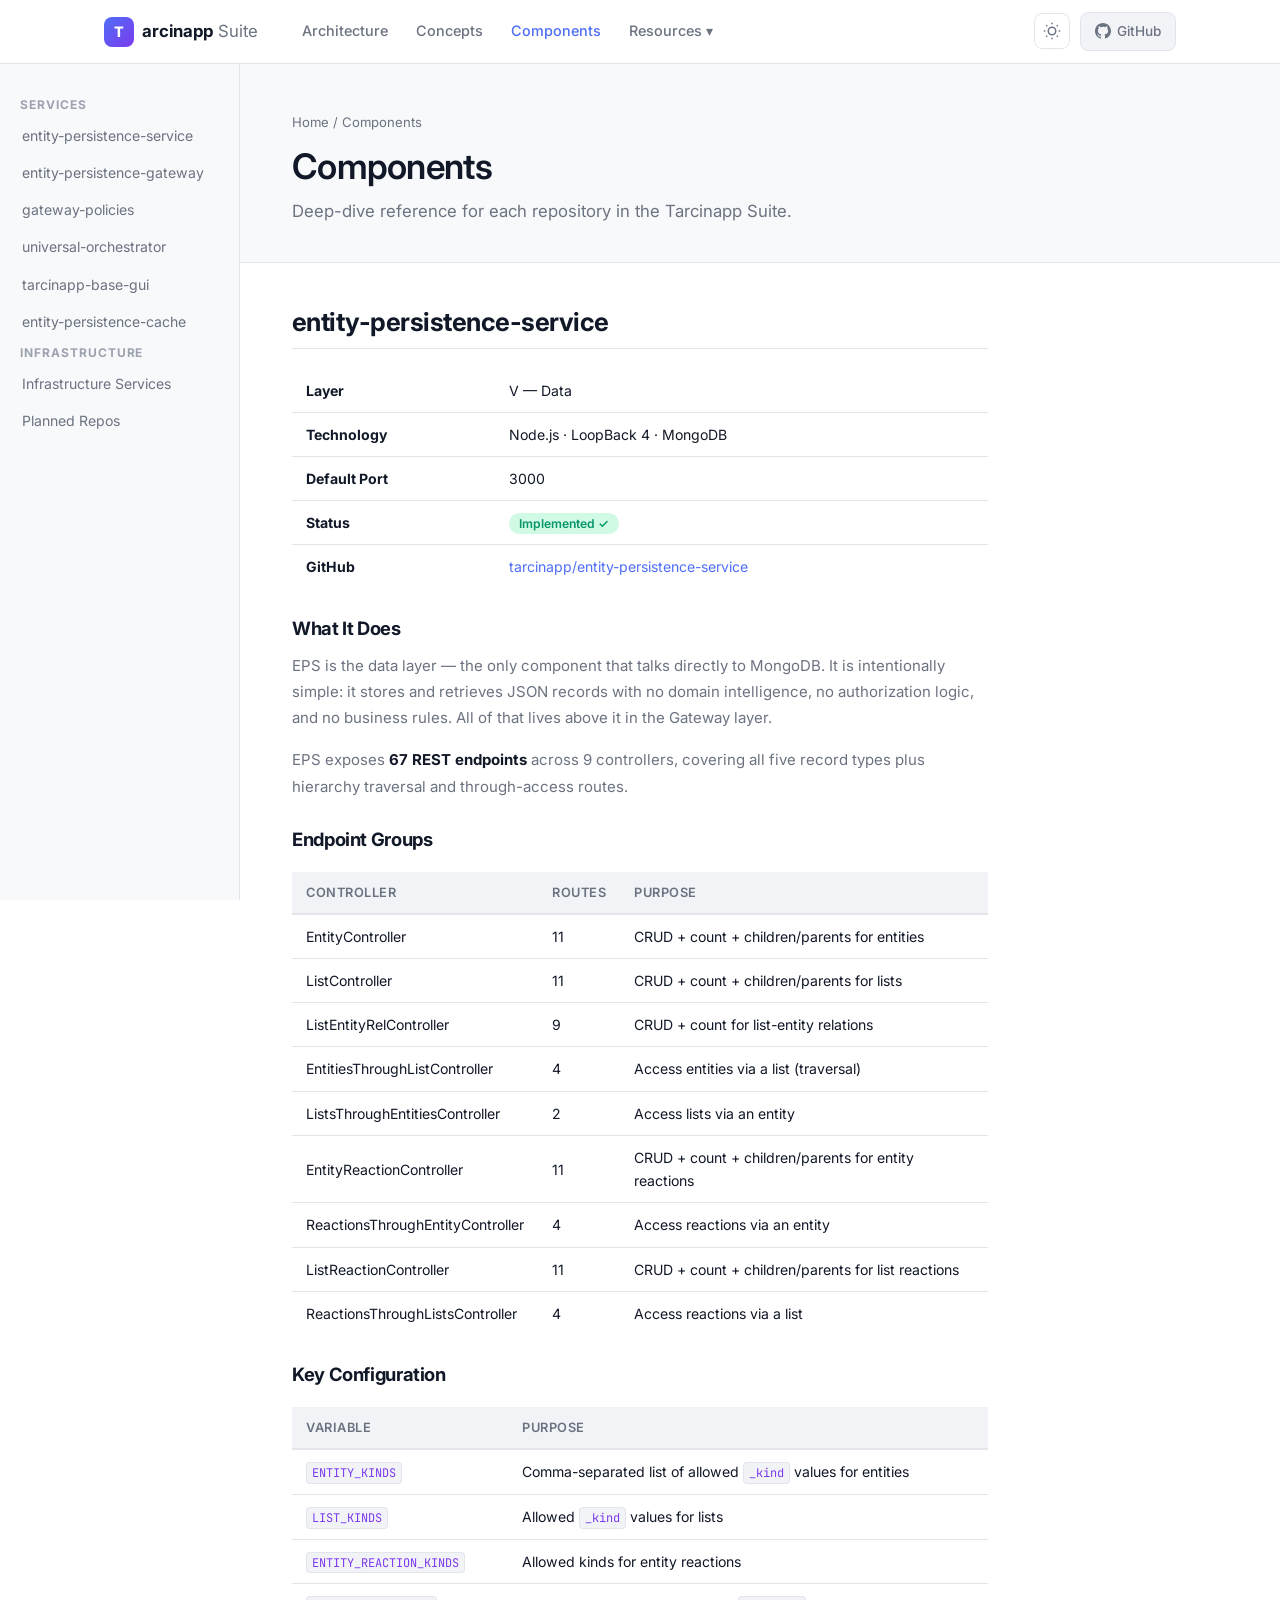
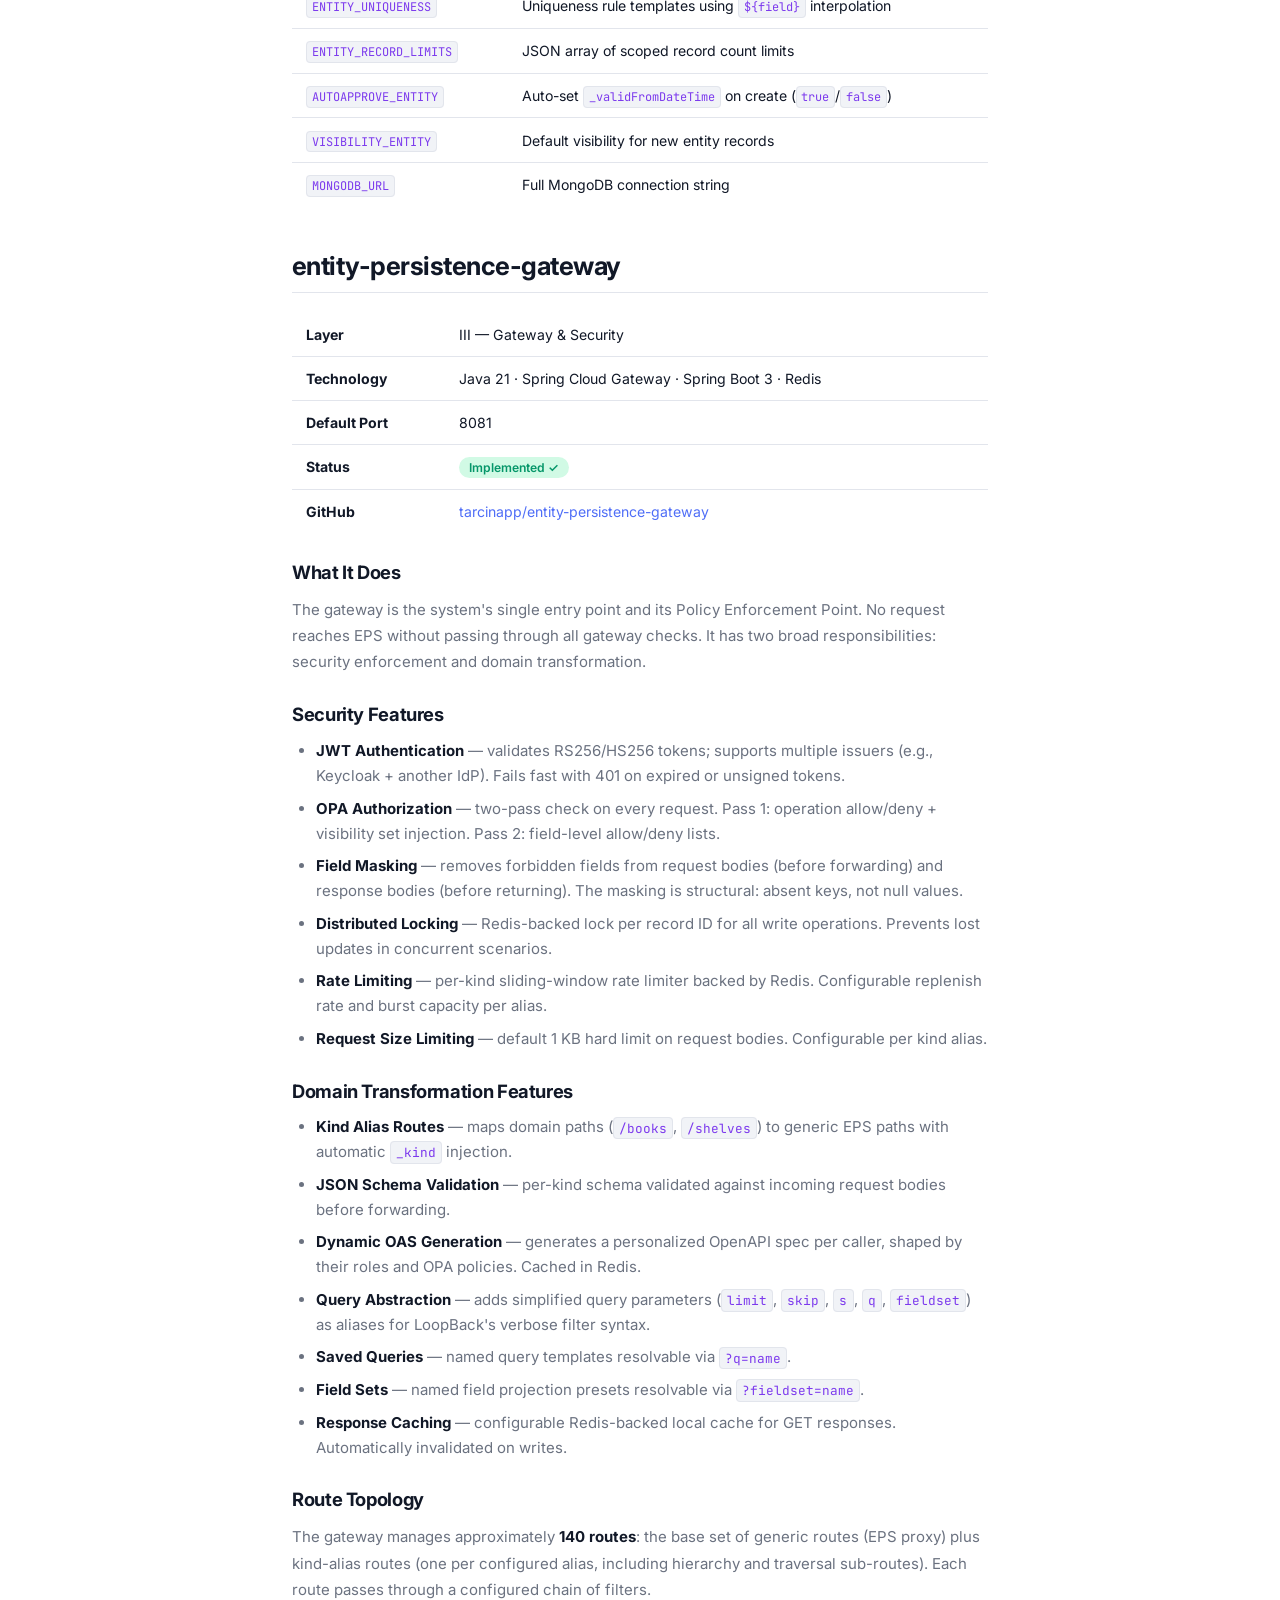
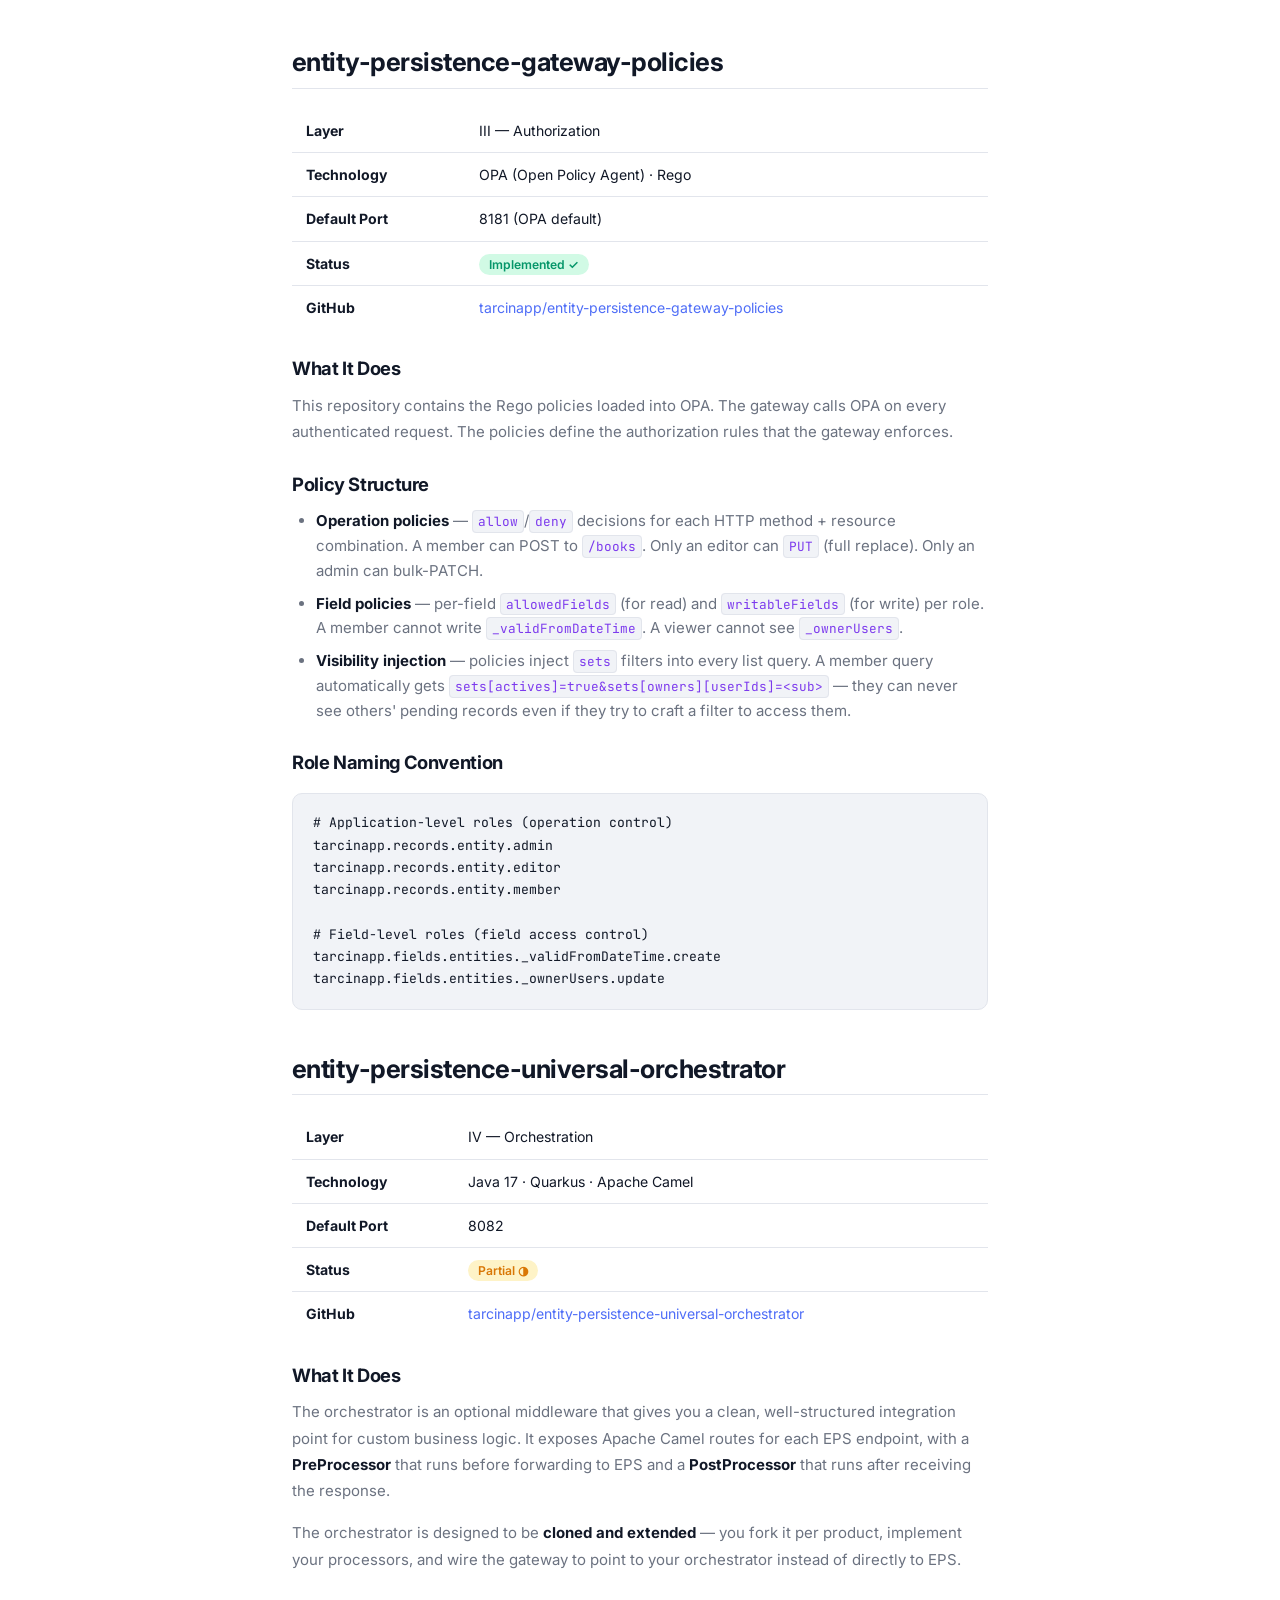
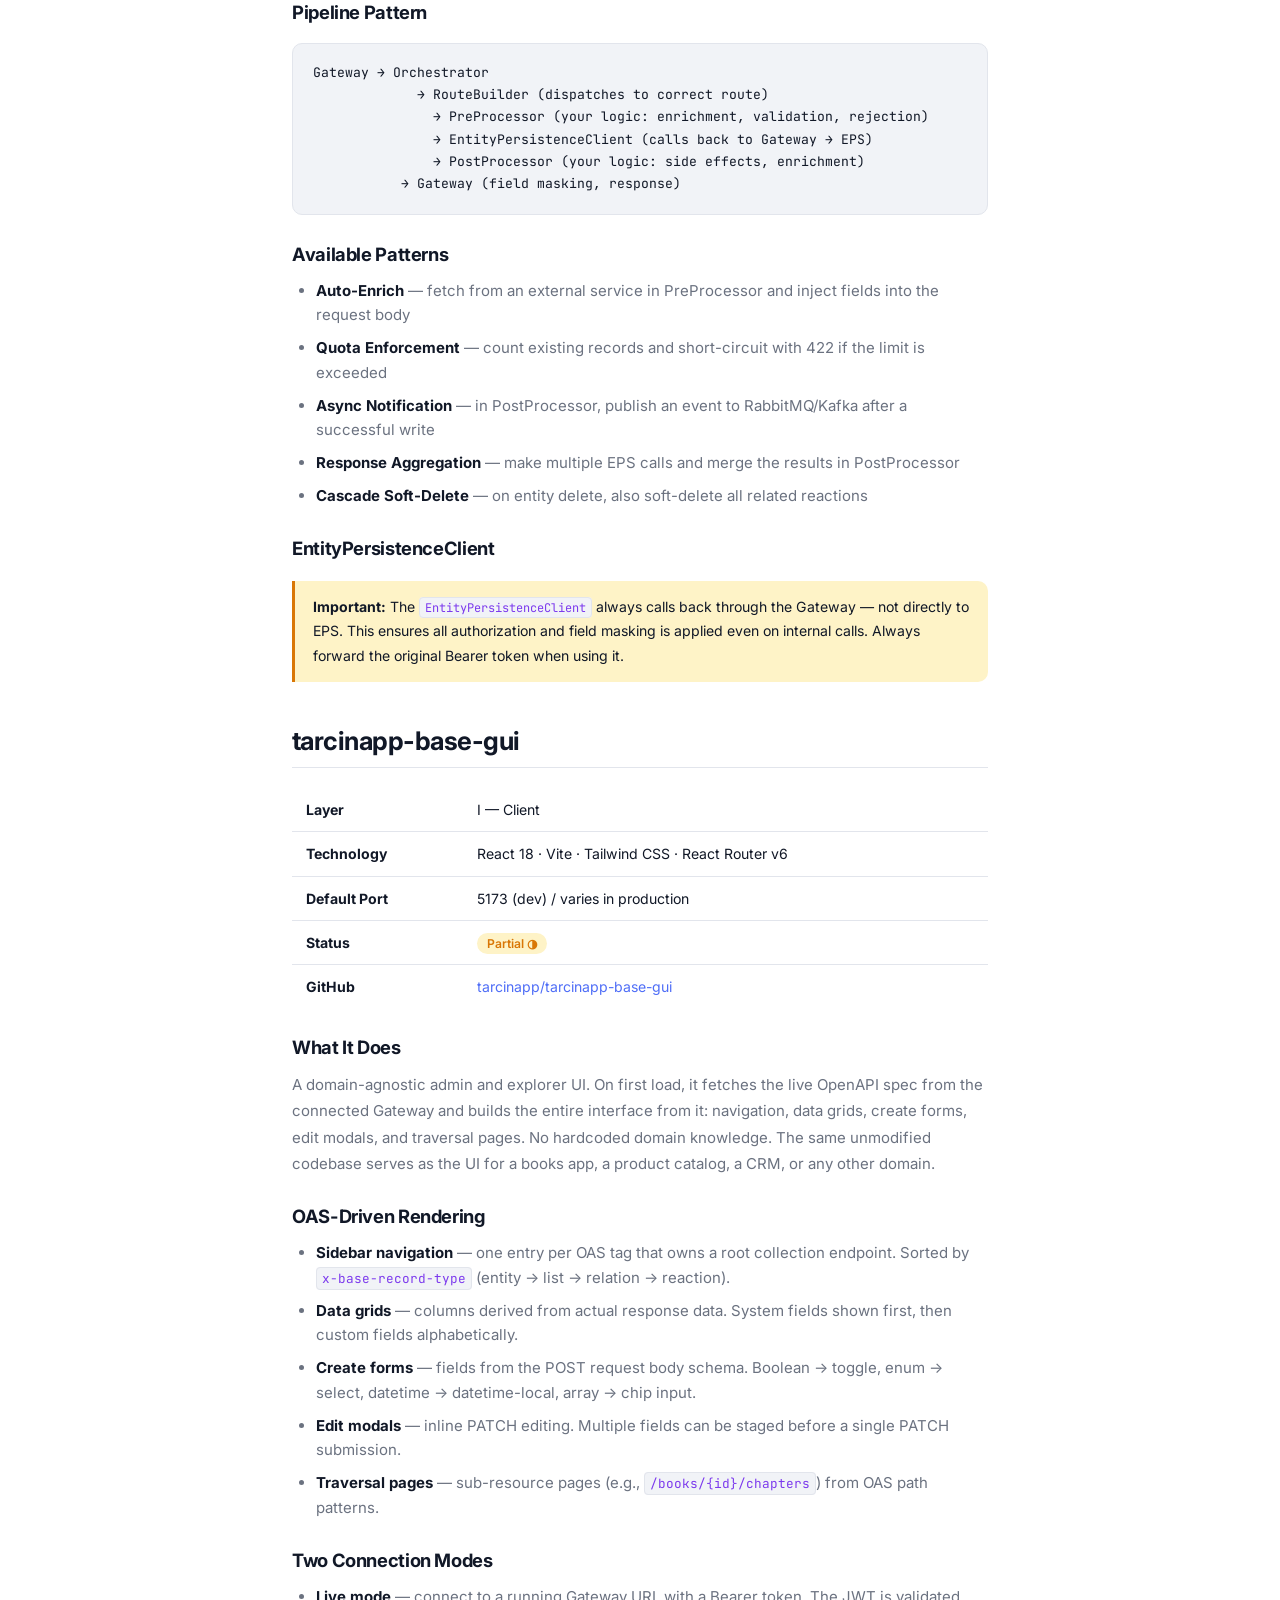
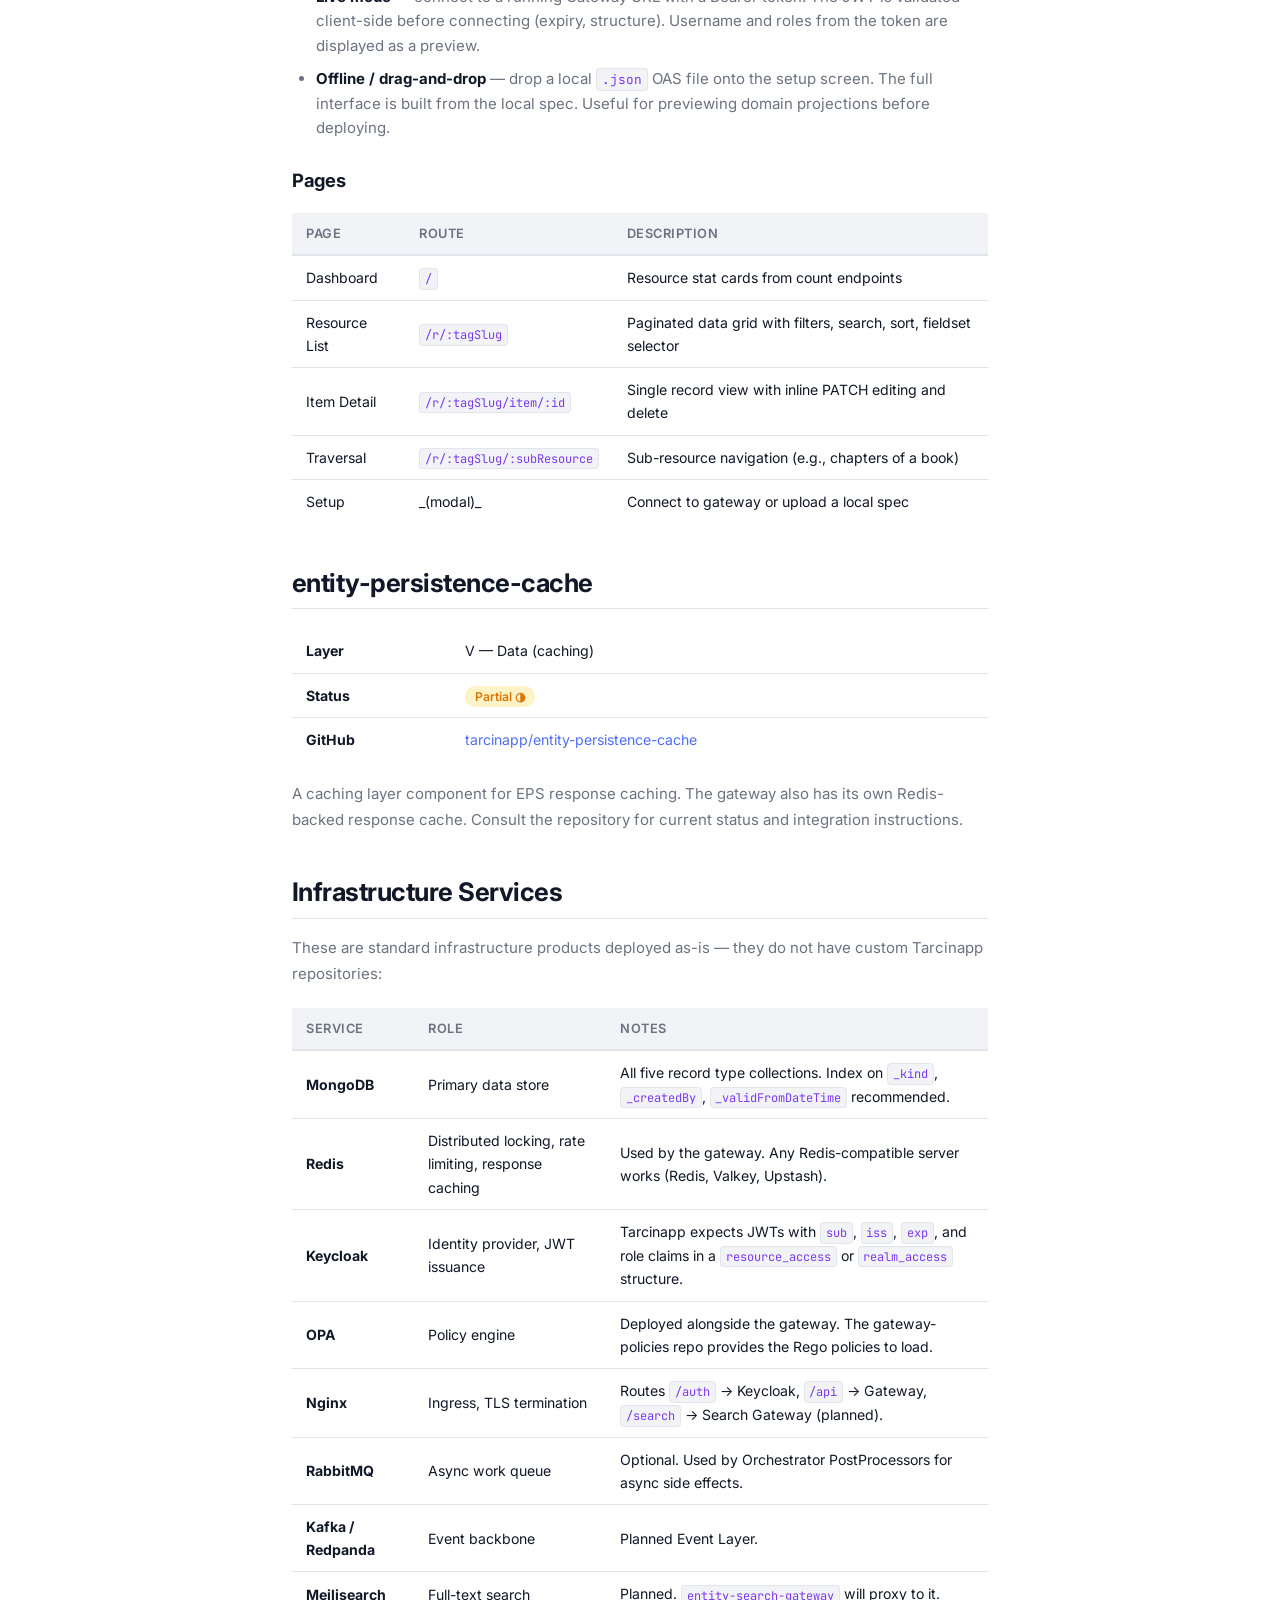
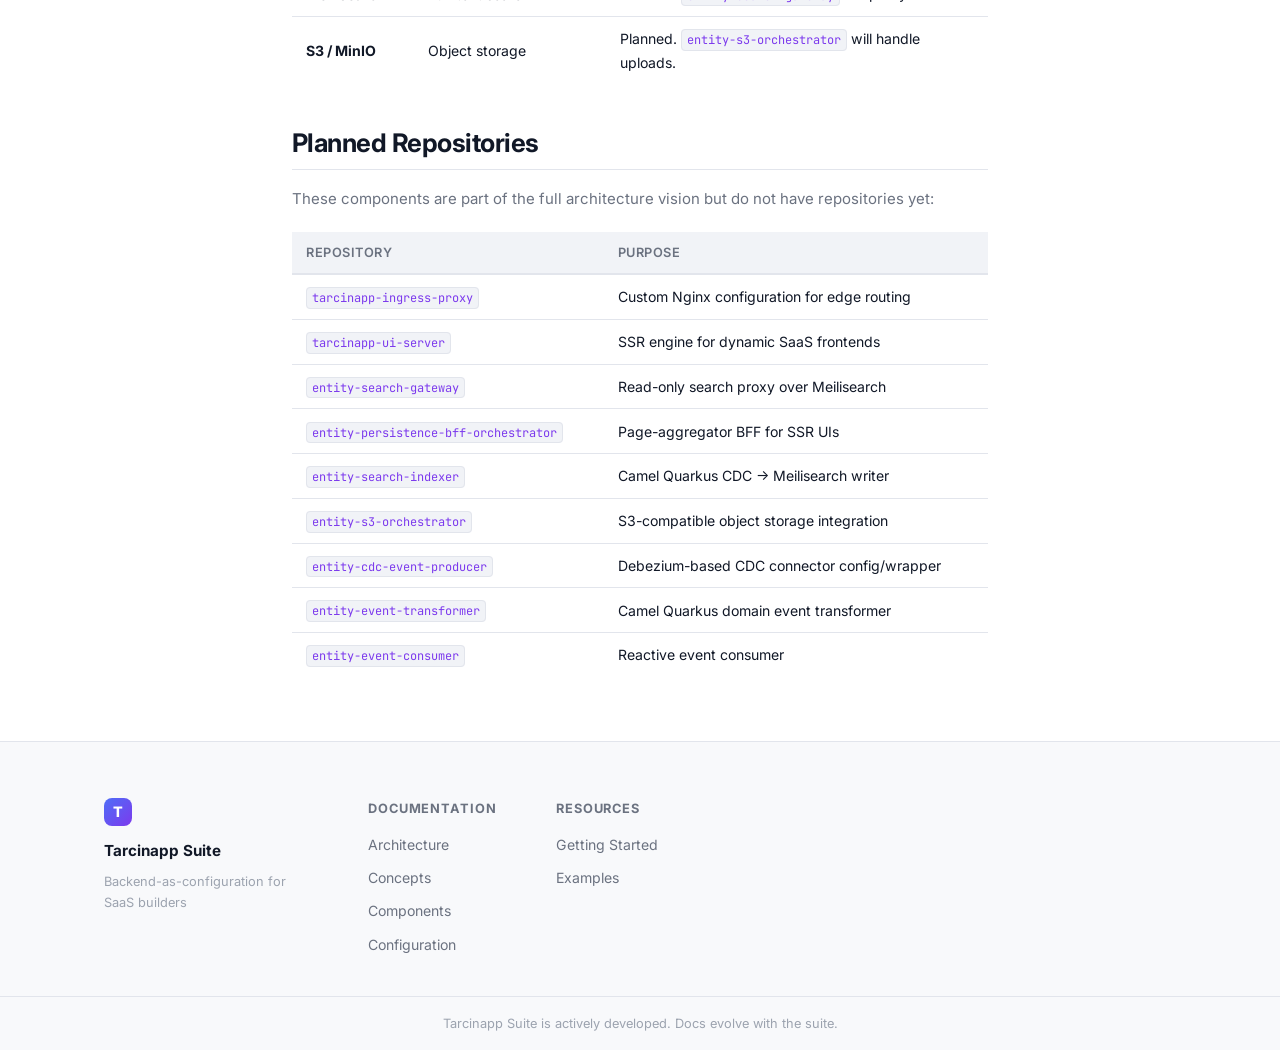
<file: docs/components.html>
<!DOCTYPE html>
<html lang="en" data-theme="light">
<head>
  <meta charset="UTF-8" />
  <meta name="viewport" content="width=device-width, initial-scale=1.0" />
  <title>Components — Tarcinapp Suite</title>
  <link rel="preconnect" href="https://fonts.googleapis.com" />
  <link rel="preconnect" href="https://fonts.gstatic.com" crossorigin />
  <link href="https://fonts.googleapis.com/css2?family=Inter:wght@300;400;500;600;700&family=JetBrains+Mono:wght@400;500&display=swap" rel="stylesheet" />
  <link rel="stylesheet" href="assets/style.css" />
</head>
<body>

<nav class="nav">
  <div class="nav-inner">
    <a href="index.html" class="nav-logo">
      <span class="logo-mark">T</span>
      <span class="logo-text">arcinapp<span class="logo-suite"> Suite</span></span>
    </a>
    <ul class="nav-links">
      <li><a href="architecture.html">Architecture</a></li>
      <li><a href="concepts.html">Concepts</a></li>
      <li><a href="components.html">Components</a></li>
      <li class="has-dropdown">
        <a href="resources.html">Resources ▾</a>
        <ul class="dropdown">
          <li><a href="getting-started.html">Getting Started</a></li>
          <li><a href="examples.html">Examples</a></li>
          <li><a href="configuration.html">Configuration Reference</a></li>
        </ul>
      </li>
    </ul>
    <div class="nav-actions">
      <button class="theme-toggle" id="themeToggle" aria-label="Toggle theme">
        <svg class="icon-sun" xmlns="http://www.w3.org/2000/svg" width="18" height="18" viewBox="0 0 24 24" fill="none" stroke="currentColor" stroke-width="2"><circle cx="12" cy="12" r="5"/><line x1="12" y1="1" x2="12" y2="3"/><line x1="12" y1="21" x2="12" y2="23"/><line x1="4.22" y1="4.22" x2="5.64" y2="5.64"/><line x1="18.36" y1="18.36" x2="19.78" y2="19.78"/><line x1="1" y1="12" x2="3" y2="12"/><line x1="21" y1="12" x2="23" y2="12"/><line x1="4.22" y1="19.78" x2="5.64" y2="18.36"/><line x1="18.36" y1="5.64" x2="19.78" y2="4.22"/></svg>
        <svg class="icon-moon" xmlns="http://www.w3.org/2000/svg" width="18" height="18" viewBox="0 0 24 24" fill="none" stroke="currentColor" stroke-width="2"><path d="M21 12.79A9 9 0 1 1 11.21 3 7 7 0 0 0 21 12.79z"/></svg>
      </button>
      <a href="https://github.com/tarcinapp" class="btn-github" target="_blank" rel="noopener">
        <svg xmlns="http://www.w3.org/2000/svg" width="16" height="16" viewBox="0 0 24 24" fill="currentColor"><path d="M12 0C5.374 0 0 5.373 0 12c0 5.302 3.438 9.8 8.207 11.387.599.111.793-.261.793-.577v-2.234c-3.338.726-4.033-1.416-4.033-1.416-.546-1.387-1.333-1.756-1.333-1.756-1.089-.745.083-.729.083-.729 1.205.084 1.839 1.237 1.839 1.237 1.07 1.834 2.807 1.304 3.492.997.107-.775.418-1.305.762-1.604-2.665-.305-5.467-1.334-5.467-5.931 0-1.311.469-2.381 1.236-3.221-.124-.303-.535-1.524.117-3.176 0 0 1.008-.322 3.301 1.23A11.509 11.509 0 0 1 12 5.803c1.02.005 2.047.138 3.006.404 2.291-1.552 3.297-1.23 3.297-1.23.653 1.653.242 2.874.118 3.176.77.84 1.235 1.911 1.235 3.221 0 4.609-2.807 5.624-5.479 5.921.43.372.823 1.102.823 2.222v3.293c0 .319.192.694.801.576C20.566 21.797 24 17.3 24 12c0-6.627-5.373-12-12-12z"/></svg>
        GitHub
      </a>
    </div>
  </div>
</nav>

<div class="doc-layout">
  <aside class="doc-sidebar">
    <span class="doc-sidebar-title">Services</span>
    <a href="#eps">entity-persistence-service</a>
    <a href="#gateway">entity-persistence-gateway</a>
    <a href="#policies">gateway-policies</a>
    <a href="#orchestrator">universal-orchestrator</a>
    <a href="#gui">tarcinapp-base-gui</a>
    <a href="#cache">entity-persistence-cache</a>
    <span class="doc-sidebar-title">Infrastructure</span>
    <a href="#infra">Infrastructure Services</a>
    <a href="#planned">Planned Repos</a>
  </aside>

  <div class="doc-main">
    <div class="page-header">
      <div class="page-breadcrumb"><a href="index.html">Home</a> / Components</div>
          <h1>Components</h1>
          <p>Deep-dive reference for each repository in the Tarcinapp Suite.</p>
    </div>

  <main class="doc-content prose">

    <!-- ── EPS ────────────────────────────────────────────────────────────── -->
    <h2 id="eps">entity-persistence-service</h2>
    <table>
      <tbody>
        <tr><td><strong>Layer</strong></td><td>V — Data</td></tr>
        <tr><td><strong>Technology</strong></td><td>Node.js · LoopBack 4 · MongoDB</td></tr>
        <tr><td><strong>Default Port</strong></td><td>3000</td></tr>
        <tr><td><strong>Status</strong></td><td><span class="badge-impl">Implemented ✓</span></td></tr>
        <tr><td><strong>GitHub</strong></td><td><a href="https://github.com/tarcinapp/entity-persistence-service" target="_blank" rel="noopener">tarcinapp/entity-persistence-service</a></td></tr>
      </tbody>
    </table>

    <h3>What It Does</h3>
    <p>EPS is the data layer — the only component that talks directly to MongoDB. It is intentionally simple: it stores and retrieves JSON records with no domain intelligence, no authorization logic, and no business rules. All of that lives above it in the Gateway layer.</p>
    <p>EPS exposes <strong>67 REST endpoints</strong> across 9 controllers, covering all five record types plus hierarchy traversal and through-access routes.</p>

    <h3>Endpoint Groups</h3>
    <table>
      <thead><tr><th>Controller</th><th>Routes</th><th>Purpose</th></tr></thead>
      <tbody>
        <tr><td>EntityController</td><td>11</td><td>CRUD + count + children/parents for entities</td></tr>
        <tr><td>ListController</td><td>11</td><td>CRUD + count + children/parents for lists</td></tr>
        <tr><td>ListEntityRelController</td><td>9</td><td>CRUD + count for list-entity relations</td></tr>
        <tr><td>EntitiesThroughListController</td><td>4</td><td>Access entities via a list (traversal)</td></tr>
        <tr><td>ListsThroughEntitiesController</td><td>2</td><td>Access lists via an entity</td></tr>
        <tr><td>EntityReactionController</td><td>11</td><td>CRUD + count + children/parents for entity reactions</td></tr>
        <tr><td>ReactionsThroughEntityController</td><td>4</td><td>Access reactions via an entity</td></tr>
        <tr><td>ListReactionController</td><td>11</td><td>CRUD + count + children/parents for list reactions</td></tr>
        <tr><td>ReactionsThroughListsController</td><td>4</td><td>Access reactions via a list</td></tr>
      </tbody>
    </table>

    <h3>Key Configuration</h3>
    <table>
      <thead><tr><th>Variable</th><th>Purpose</th></tr></thead>
      <tbody>
        <tr><td><code>ENTITY_KINDS</code></td><td>Comma-separated list of allowed <code>_kind</code> values for entities</td></tr>
        <tr><td><code>LIST_KINDS</code></td><td>Allowed <code>_kind</code> values for lists</td></tr>
        <tr><td><code>ENTITY_REACTION_KINDS</code></td><td>Allowed kinds for entity reactions</td></tr>
        <tr><td><code>ENTITY_UNIQUENESS</code></td><td>Uniqueness rule templates using <code>${field}</code> interpolation</td></tr>
        <tr><td><code>ENTITY_RECORD_LIMITS</code></td><td>JSON array of scoped record count limits</td></tr>
        <tr><td><code>AUTOAPPROVE_ENTITY</code></td><td>Auto-set <code>_validFromDateTime</code> on create (<code>true</code>/<code>false</code>)</td></tr>
        <tr><td><code>VISIBILITY_ENTITY</code></td><td>Default visibility for new entity records</td></tr>
        <tr><td><code>MONGODB_URL</code></td><td>Full MongoDB connection string</td></tr>
      </tbody>
    </table>

    <!-- ── GATEWAY ────────────────────────────────────────────────────────── -->
    <h2 id="gateway">entity-persistence-gateway</h2>
    <table>
      <tbody>
        <tr><td><strong>Layer</strong></td><td>III — Gateway &amp; Security</td></tr>
        <tr><td><strong>Technology</strong></td><td>Java 21 · Spring Cloud Gateway · Spring Boot 3 · Redis</td></tr>
        <tr><td><strong>Default Port</strong></td><td>8081</td></tr>
        <tr><td><strong>Status</strong></td><td><span class="badge-impl">Implemented ✓</span></td></tr>
        <tr><td><strong>GitHub</strong></td><td><a href="https://github.com/tarcinapp/entity-persistence-gateway" target="_blank" rel="noopener">tarcinapp/entity-persistence-gateway</a></td></tr>
      </tbody>
    </table>

    <h3>What It Does</h3>
    <p>The gateway is the system's single entry point and its Policy Enforcement Point. No request reaches EPS without passing through all gateway checks. It has two broad responsibilities: security enforcement and domain transformation.</p>

    <h3>Security Features</h3>
    <ul>
      <li><strong>JWT Authentication</strong> — validates RS256/HS256 tokens; supports multiple issuers (e.g., Keycloak + another IdP). Fails fast with 401 on expired or unsigned tokens.</li>
      <li><strong>OPA Authorization</strong> — two-pass check on every request. Pass 1: operation allow/deny + visibility set injection. Pass 2: field-level allow/deny lists.</li>
      <li><strong>Field Masking</strong> — removes forbidden fields from request bodies (before forwarding) and response bodies (before returning). The masking is structural: absent keys, not null values.</li>
      <li><strong>Distributed Locking</strong> — Redis-backed lock per record ID for all write operations. Prevents lost updates in concurrent scenarios.</li>
      <li><strong>Rate Limiting</strong> — per-kind sliding-window rate limiter backed by Redis. Configurable replenish rate and burst capacity per alias.</li>
      <li><strong>Request Size Limiting</strong> — default 1 KB hard limit on request bodies. Configurable per kind alias.</li>
    </ul>

    <h3>Domain Transformation Features</h3>
    <ul>
      <li><strong>Kind Alias Routes</strong> — maps domain paths (<code>/books</code>, <code>/shelves</code>) to generic EPS paths with automatic <code>_kind</code> injection.</li>
      <li><strong>JSON Schema Validation</strong> — per-kind schema validated against incoming request bodies before forwarding.</li>
      <li><strong>Dynamic OAS Generation</strong> — generates a personalized OpenAPI spec per caller, shaped by their roles and OPA policies. Cached in Redis.</li>
      <li><strong>Query Abstraction</strong> — adds simplified query parameters (<code>limit</code>, <code>skip</code>, <code>s</code>, <code>q</code>, <code>fieldset</code>) as aliases for LoopBack's verbose filter syntax.</li>
      <li><strong>Saved Queries</strong> — named query templates resolvable via <code>?q=name</code>.</li>
      <li><strong>Field Sets</strong> — named field projection presets resolvable via <code>?fieldset=name</code>.</li>
      <li><strong>Response Caching</strong> — configurable Redis-backed local cache for GET responses. Automatically invalidated on writes.</li>
    </ul>

    <h3>Route Topology</h3>
    <p>The gateway manages approximately <strong>140 routes</strong>: the base set of generic routes (EPS proxy) plus kind-alias routes (one per configured alias, including hierarchy and traversal sub-routes). Each route passes through a configured chain of filters.</p>

    <!-- ── POLICIES ────────────────────────────────────────────────────────── -->
    <h2 id="policies">entity-persistence-gateway-policies</h2>
    <table>
      <tbody>
        <tr><td><strong>Layer</strong></td><td>III — Authorization</td></tr>
        <tr><td><strong>Technology</strong></td><td>OPA (Open Policy Agent) · Rego</td></tr>
        <tr><td><strong>Default Port</strong></td><td>8181 (OPA default)</td></tr>
        <tr><td><strong>Status</strong></td><td><span class="badge-impl">Implemented ✓</span></td></tr>
        <tr><td><strong>GitHub</strong></td><td><a href="https://github.com/tarcinapp/entity-persistence-gateway-policies" target="_blank" rel="noopener">tarcinapp/entity-persistence-gateway-policies</a></td></tr>
      </tbody>
    </table>

    <h3>What It Does</h3>
    <p>This repository contains the Rego policies loaded into OPA. The gateway calls OPA on every authenticated request. The policies define the authorization rules that the gateway enforces.</p>

    <h3>Policy Structure</h3>
    <ul>
      <li><strong>Operation policies</strong> — <code>allow</code>/<code>deny</code> decisions for each HTTP method + resource combination. A member can POST to <code>/books</code>. Only an editor can <code>PUT</code> (full replace). Only an admin can bulk-PATCH.</li>
      <li><strong>Field policies</strong> — per-field <code>allowedFields</code> (for read) and <code>writableFields</code> (for write) per role. A member cannot write <code>_validFromDateTime</code>. A viewer cannot see <code>_ownerUsers</code>.</li>
      <li><strong>Visibility injection</strong> — policies inject <code>sets</code> filters into every list query. A member query automatically gets <code>sets[actives]=true&sets[owners][userIds]=&lt;sub&gt;</code> — they can never see others' pending records even if they try to craft a filter to access them.</li>
    </ul>

    <h3>Role Naming Convention</h3>
    <pre><code># Application-level roles (operation control)
tarcinapp.records.entity.admin
tarcinapp.records.entity.editor
tarcinapp.records.entity.member

# Field-level roles (field access control)
tarcinapp.fields.entities._validFromDateTime.create
tarcinapp.fields.entities._ownerUsers.update</code></pre>

    <!-- ── ORCHESTRATOR ────────────────────────────────────────────────────── -->
    <h2 id="orchestrator">entity-persistence-universal-orchestrator</h2>
    <table>
      <tbody>
        <tr><td><strong>Layer</strong></td><td>IV — Orchestration</td></tr>
        <tr><td><strong>Technology</strong></td><td>Java 17 · Quarkus · Apache Camel</td></tr>
        <tr><td><strong>Default Port</strong></td><td>8082</td></tr>
        <tr><td><strong>Status</strong></td><td><span class="badge-partial">Partial ◑</span></td></tr>
        <tr><td><strong>GitHub</strong></td><td><a href="https://github.com/tarcinapp/entity-persistence-universal-orchestrator" target="_blank" rel="noopener">tarcinapp/entity-persistence-universal-orchestrator</a></td></tr>
      </tbody>
    </table>

    <h3>What It Does</h3>
    <p>The orchestrator is an optional middleware that gives you a clean, well-structured integration point for custom business logic. It exposes Apache Camel routes for each EPS endpoint, with a <strong>PreProcessor</strong> that runs before forwarding to EPS and a <strong>PostProcessor</strong> that runs after receiving the response.</p>
    <p>The orchestrator is designed to be <strong>cloned and extended</strong> — you fork it per product, implement your processors, and wire the gateway to point to your orchestrator instead of directly to EPS.</p>

    <h3>Pipeline Pattern</h3>
    <pre><code>Gateway → Orchestrator
             → RouteBuilder (dispatches to correct route)
               → PreProcessor (your logic: enrichment, validation, rejection)
               → EntityPersistenceClient (calls back to Gateway → EPS)
               → PostProcessor (your logic: side effects, enrichment)
           → Gateway (field masking, response)</code></pre>

    <h3>Available Patterns</h3>
    <ul>
      <li><strong>Auto-Enrich</strong> — fetch from an external service in PreProcessor and inject fields into the request body</li>
      <li><strong>Quota Enforcement</strong> — count existing records and short-circuit with 422 if the limit is exceeded</li>
      <li><strong>Async Notification</strong> — in PostProcessor, publish an event to RabbitMQ/Kafka after a successful write</li>
      <li><strong>Response Aggregation</strong> — make multiple EPS calls and merge the results in PostProcessor</li>
      <li><strong>Cascade Soft-Delete</strong> — on entity delete, also soft-delete all related reactions</li>
    </ul>

    <h3>EntityPersistenceClient</h3>
    <div class="callout callout-warn">
      <p><strong>Important:</strong> The <code>EntityPersistenceClient</code> always calls back through the Gateway — not directly to EPS. This ensures all authorization and field masking is applied even on internal calls. Always forward the original Bearer token when using it.</p>
    </div>

    <!-- ── GUI ────────────────────────────────────────────────────────────── -->
    <h2 id="gui">tarcinapp-base-gui</h2>
    <table>
      <tbody>
        <tr><td><strong>Layer</strong></td><td>I — Client</td></tr>
        <tr><td><strong>Technology</strong></td><td>React 18 · Vite · Tailwind CSS · React Router v6</td></tr>
        <tr><td><strong>Default Port</strong></td><td>5173 (dev) / varies in production</td></tr>
        <tr><td><strong>Status</strong></td><td><span class="badge-partial">Partial ◑</span></td></tr>
        <tr><td><strong>GitHub</strong></td><td><a href="https://github.com/tarcinapp/tarcinapp-base-gui" target="_blank" rel="noopener">tarcinapp/tarcinapp-base-gui</a></td></tr>
      </tbody>
    </table>

    <h3>What It Does</h3>
    <p>A domain-agnostic admin and explorer UI. On first load, it fetches the live OpenAPI spec from the connected Gateway and builds the entire interface from it: navigation, data grids, create forms, edit modals, and traversal pages. No hardcoded domain knowledge. The same unmodified codebase serves as the UI for a books app, a product catalog, a CRM, or any other domain.</p>

    <h3>OAS-Driven Rendering</h3>
    <ul>
      <li><strong>Sidebar navigation</strong> — one entry per OAS tag that owns a root collection endpoint. Sorted by <code>x-base-record-type</code> (entity → list → relation → reaction).</li>
      <li><strong>Data grids</strong> — columns derived from actual response data. System fields shown first, then custom fields alphabetically.</li>
      <li><strong>Create forms</strong> — fields from the POST request body schema. Boolean → toggle, enum → select, datetime → datetime-local, array → chip input.</li>
      <li><strong>Edit modals</strong> — inline PATCH editing. Multiple fields can be staged before a single PATCH submission.</li>
      <li><strong>Traversal pages</strong> — sub-resource pages (e.g., <code>/books/{id}/chapters</code>) from OAS path patterns.</li>
    </ul>

    <h3>Two Connection Modes</h3>
    <ul>
      <li><strong>Live mode</strong> — connect to a running Gateway URL with a Bearer token. The JWT is validated client-side before connecting (expiry, structure). Username and roles from the token are displayed as a preview.</li>
      <li><strong>Offline / drag-and-drop</strong> — drop a local <code>.json</code> OAS file onto the setup screen. The full interface is built from the local spec. Useful for previewing domain projections before deploying.</li>
    </ul>

    <h3>Pages</h3>
    <table>
      <thead><tr><th>Page</th><th>Route</th><th>Description</th></tr></thead>
      <tbody>
        <tr><td>Dashboard</td><td><code>/</code></td><td>Resource stat cards from count endpoints</td></tr>
        <tr><td>Resource List</td><td><code>/r/:tagSlug</code></td><td>Paginated data grid with filters, search, sort, fieldset selector</td></tr>
        <tr><td>Item Detail</td><td><code>/r/:tagSlug/item/:id</code></td><td>Single record view with inline PATCH editing and delete</td></tr>
        <tr><td>Traversal</td><td><code>/r/:tagSlug/:subResource</code></td><td>Sub-resource navigation (e.g., chapters of a book)</td></tr>
        <tr><td>Setup</td><td>_(modal)_</td><td>Connect to gateway or upload a local spec</td></tr>
      </tbody>
    </table>

    <!-- ── CACHE ──────────────────────────────────────────────────────────── -->
    <h2 id="cache">entity-persistence-cache</h2>
    <table>
      <tbody>
        <tr><td><strong>Layer</strong></td><td>V — Data (caching)</td></tr>
        <tr><td><strong>Status</strong></td><td><span class="badge-partial">Partial ◑</span></td></tr>
        <tr><td><strong>GitHub</strong></td><td><a href="https://github.com/tarcinapp/entity-persistence-cache" target="_blank" rel="noopener">tarcinapp/entity-persistence-cache</a></td></tr>
      </tbody>
    </table>
    <p>A caching layer component for EPS response caching. The gateway also has its own Redis-backed response cache. Consult the repository for current status and integration instructions.</p>

    <!-- ── INFRA ───────────────────────────────────────────────────────────── -->
    <h2 id="infra">Infrastructure Services</h2>
    <p>These are standard infrastructure products deployed as-is — they do not have custom Tarcinapp repositories:</p>
    <table>
      <thead><tr><th>Service</th><th>Role</th><th>Notes</th></tr></thead>
      <tbody>
        <tr><td><strong>MongoDB</strong></td><td>Primary data store</td><td>All five record type collections. Index on <code>_kind</code>, <code>_createdBy</code>, <code>_validFromDateTime</code> recommended.</td></tr>
        <tr><td><strong>Redis</strong></td><td>Distributed locking, rate limiting, response caching</td><td>Used by the gateway. Any Redis-compatible server works (Redis, Valkey, Upstash).</td></tr>
        <tr><td><strong>Keycloak</strong></td><td>Identity provider, JWT issuance</td><td>Tarcinapp expects JWTs with <code>sub</code>, <code>iss</code>, <code>exp</code>, and role claims in a <code>resource_access</code> or <code>realm_access</code> structure.</td></tr>
        <tr><td><strong>OPA</strong></td><td>Policy engine</td><td>Deployed alongside the gateway. The gateway-policies repo provides the Rego policies to load.</td></tr>
        <tr><td><strong>Nginx</strong></td><td>Ingress, TLS termination</td><td>Routes <code>/auth</code> → Keycloak, <code>/api</code> → Gateway, <code>/search</code> → Search Gateway (planned).</td></tr>
        <tr><td><strong>RabbitMQ</strong></td><td>Async work queue</td><td>Optional. Used by Orchestrator PostProcessors for async side effects.</td></tr>
        <tr><td><strong>Kafka / Redpanda</strong></td><td>Event backbone</td><td>Planned Event Layer.</td></tr>
        <tr><td><strong>Meilisearch</strong></td><td>Full-text search</td><td>Planned. <code>entity-search-gateway</code> will proxy to it.</td></tr>
        <tr><td><strong>S3 / MinIO</strong></td><td>Object storage</td><td>Planned. <code>entity-s3-orchestrator</code> will handle uploads.</td></tr>
      </tbody>
    </table>

    <!-- ── PLANNED ─────────────────────────────────────────────────────────── -->
    <h2 id="planned">Planned Repositories</h2>
    <p>These components are part of the full architecture vision but do not have repositories yet:</p>
    <table>
      <thead><tr><th>Repository</th><th>Purpose</th></tr></thead>
      <tbody>
        <tr><td><code>tarcinapp-ingress-proxy</code></td><td>Custom Nginx configuration for edge routing</td></tr>
        <tr><td><code>tarcinapp-ui-server</code></td><td>SSR engine for dynamic SaaS frontends</td></tr>
        <tr><td><code>entity-search-gateway</code></td><td>Read-only search proxy over Meilisearch</td></tr>
        <tr><td><code>entity-persistence-bff-orchestrator</code></td><td>Page-aggregator BFF for SSR UIs</td></tr>
        <tr><td><code>entity-search-indexer</code></td><td>Camel Quarkus CDC → Meilisearch writer</td></tr>
        <tr><td><code>entity-s3-orchestrator</code></td><td>S3-compatible object storage integration</td></tr>
        <tr><td><code>entity-cdc-event-producer</code></td><td>Debezium-based CDC connector config/wrapper</td></tr>
        <tr><td><code>entity-event-transformer</code></td><td>Camel Quarkus domain event transformer</td></tr>
        <tr><td><code>entity-event-consumer</code></td><td>Reactive event consumer</td></tr>
      </tbody>
    </table>

  </main>
  </div><!-- /.doc-main -->
</div><!-- /.doc-layout -->

<footer class="footer">
  <div class="container footer-inner">
    <div class="footer-brand">
      <span class="logo-mark">T</span>
      <span class="footer-name">Tarcinapp Suite</span>
      <span class="footer-tagline">Backend-as-configuration for SaaS builders</span>
    </div>
    <nav class="footer-nav">
      <div class="footer-col">
        <span class="footer-col-title">Documentation</span>
        <a href="architecture.html">Architecture</a>
        <a href="concepts.html">Concepts</a>
        <a href="components.html">Components</a>
        <a href="configuration.html">Configuration</a>
      </div>
      <div class="footer-col">
        <span class="footer-col-title">Resources</span>
        <a href="getting-started.html">Getting Started</a>
        <a href="examples.html">Examples</a>
      </div>
    </nav>
  </div>
  <div class="footer-bottom">Tarcinapp Suite is actively developed. Docs evolve with the suite.</div>
</footer>

<script src="assets/main.js"></script>
</body>
</html>
</file>
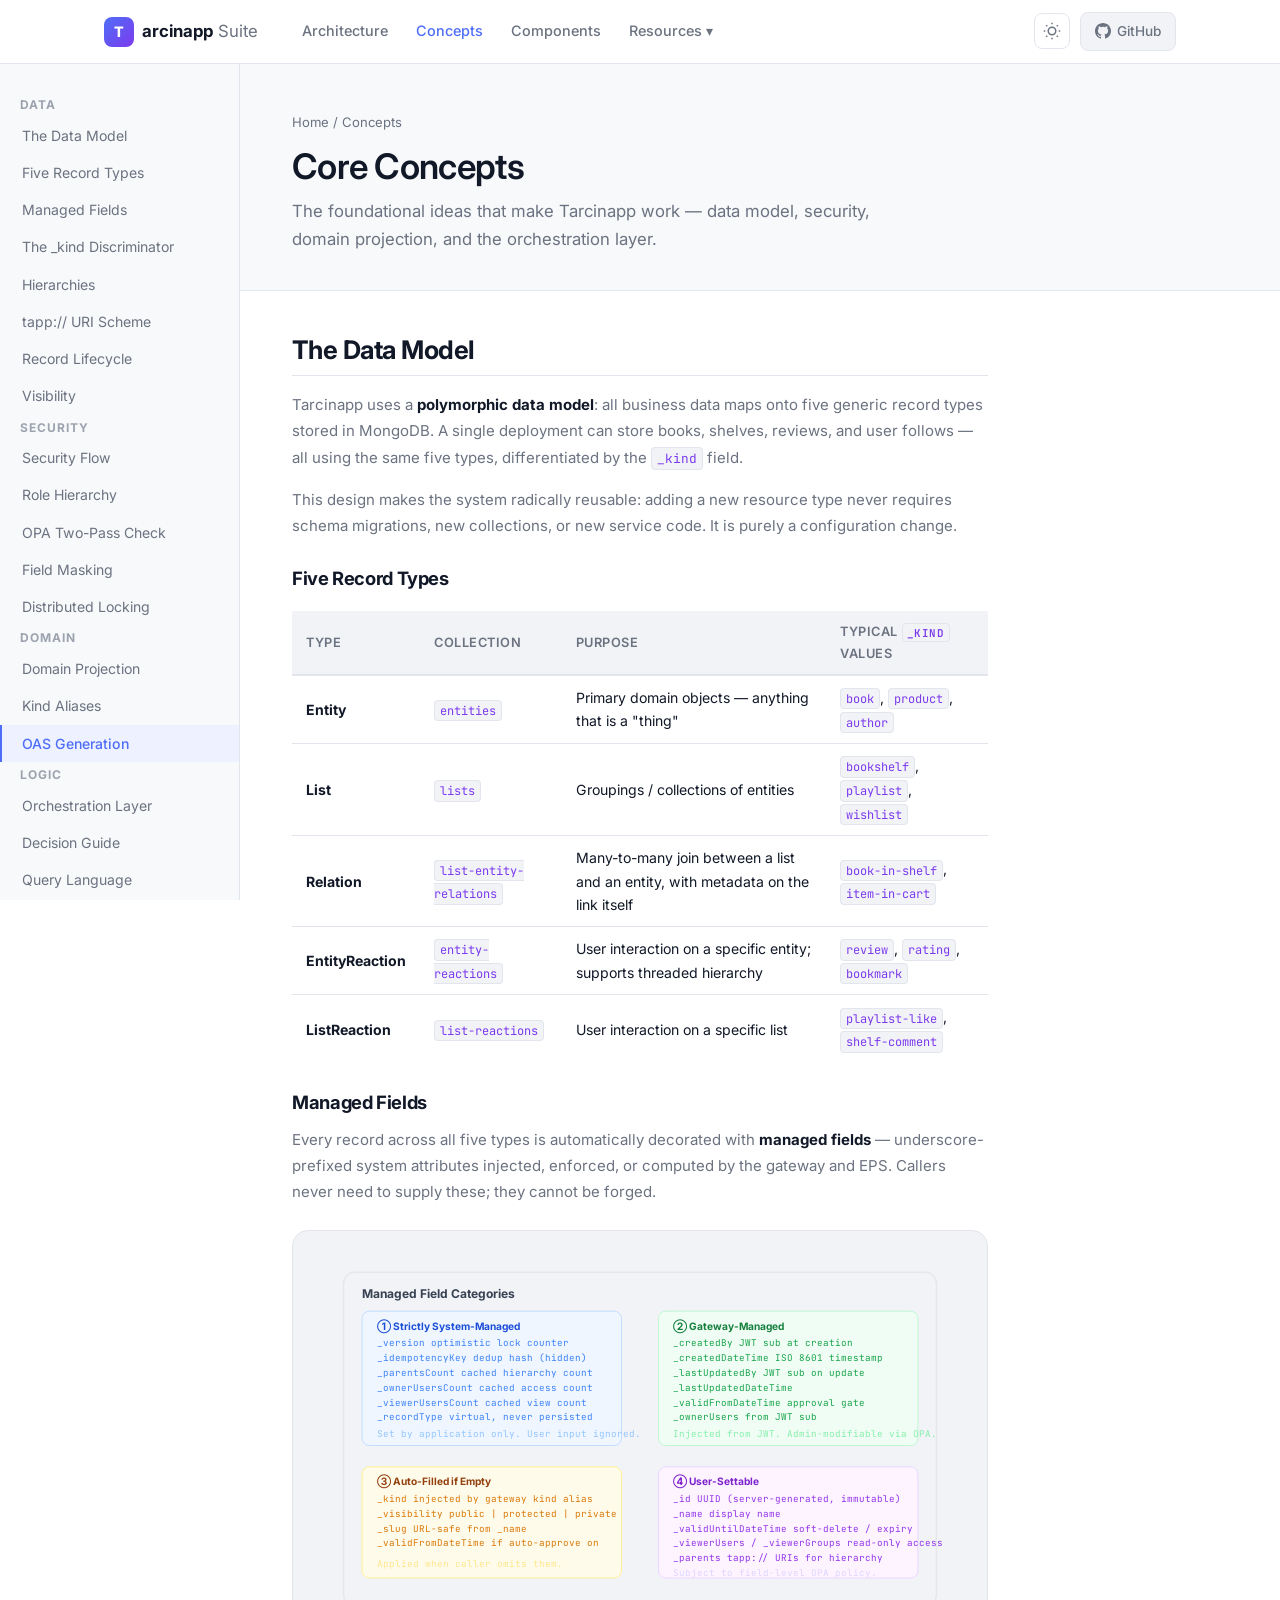
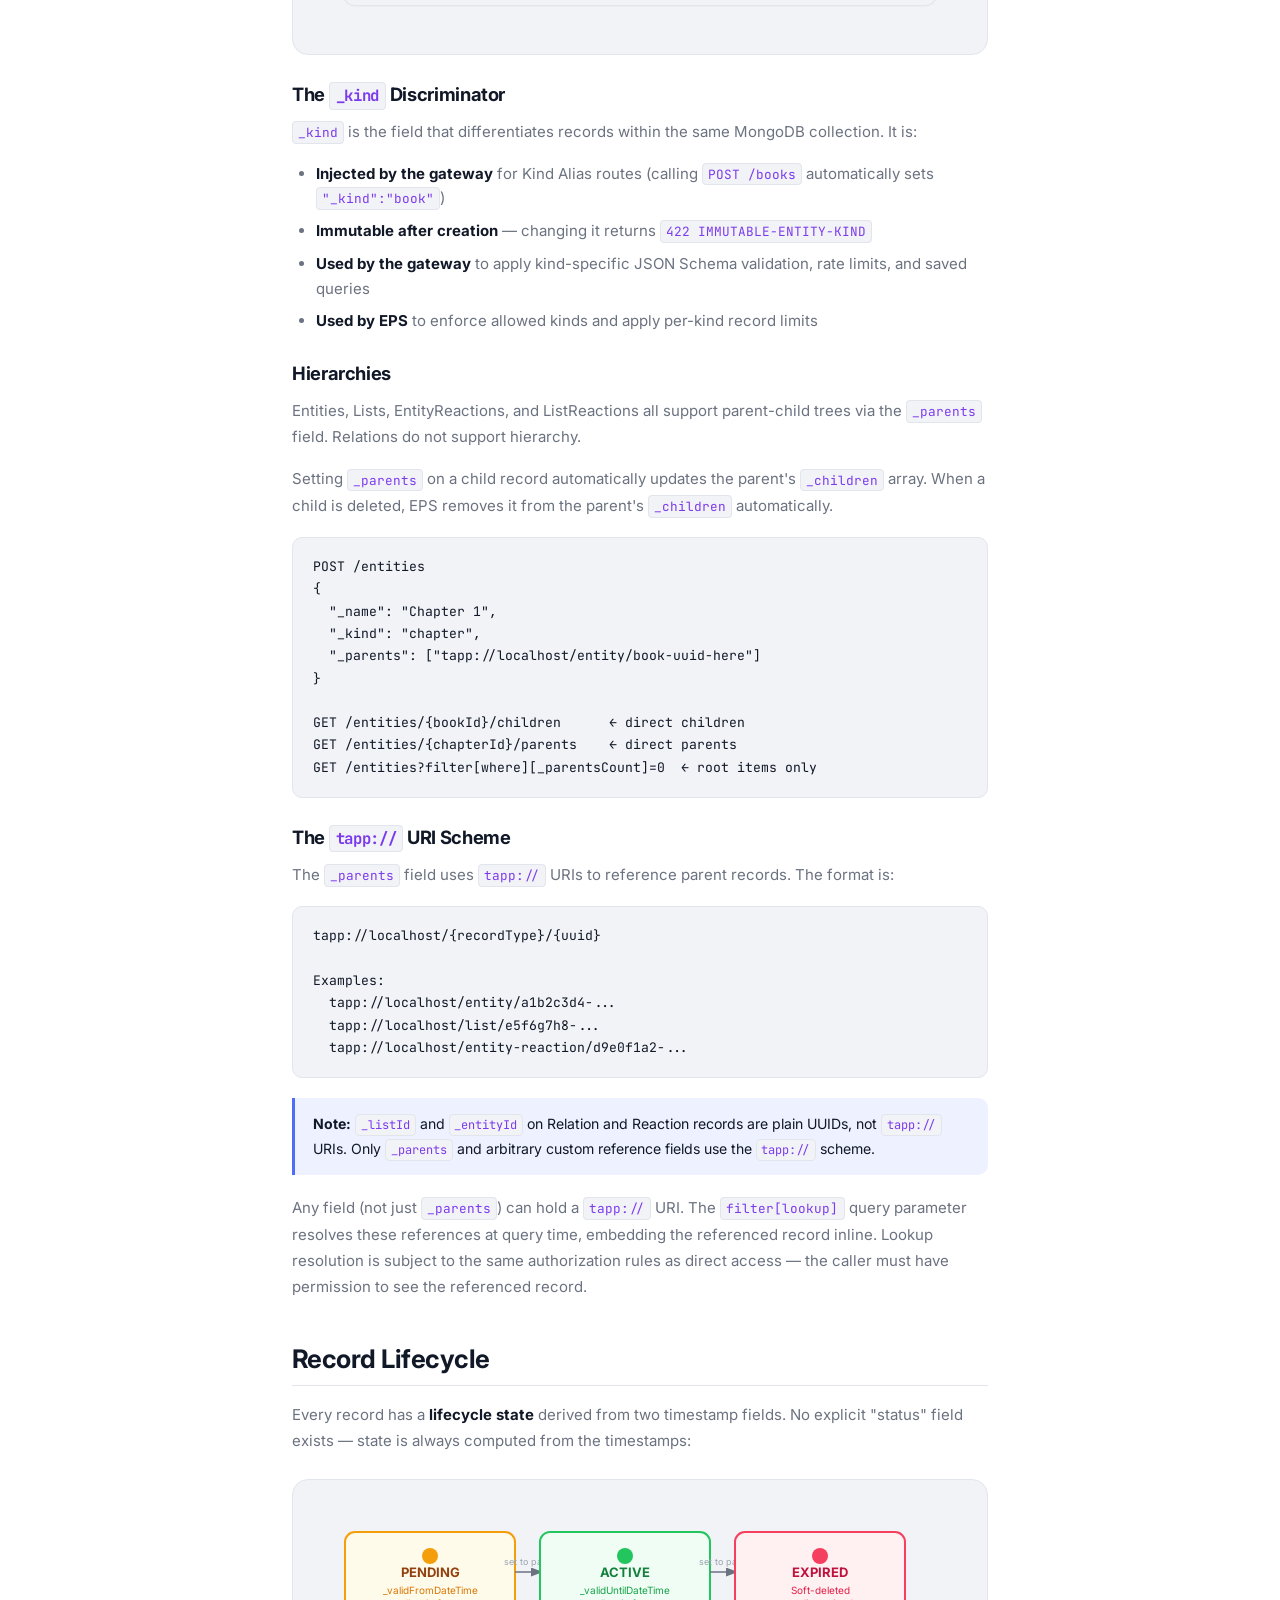
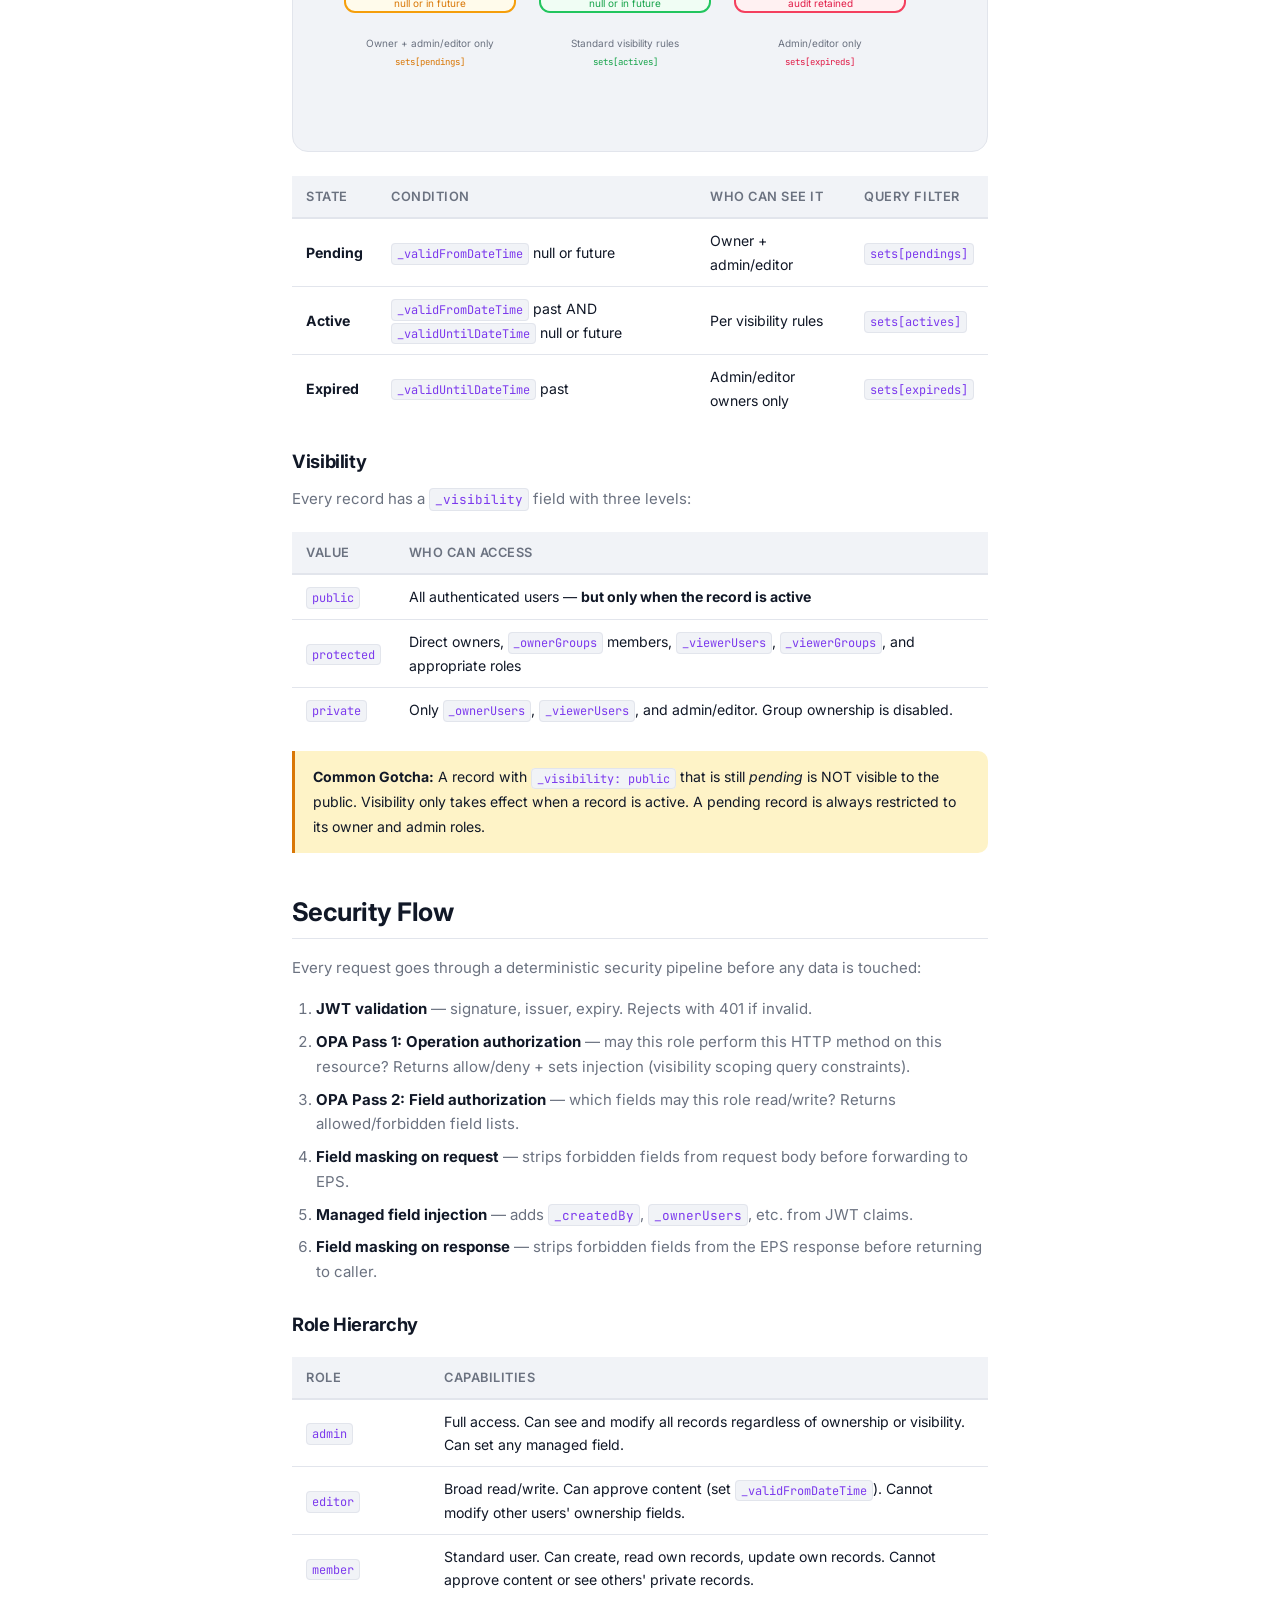
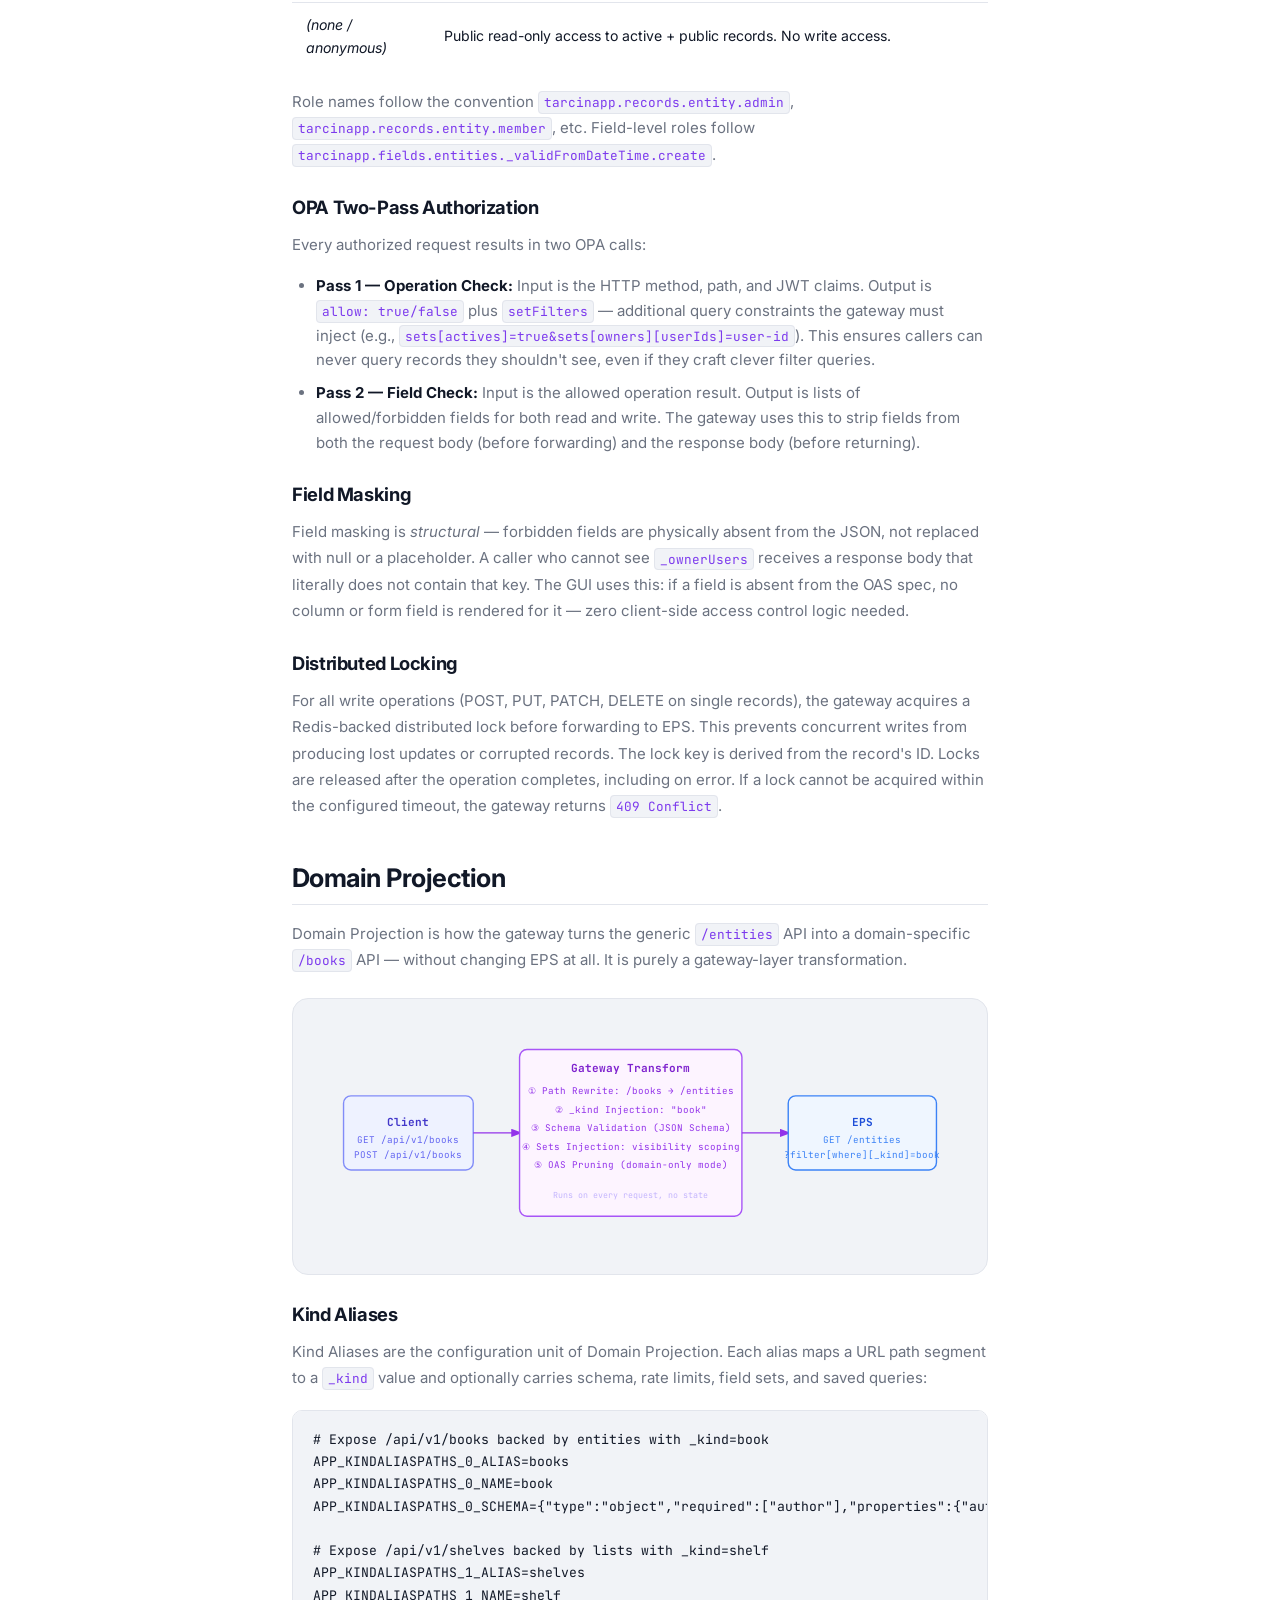
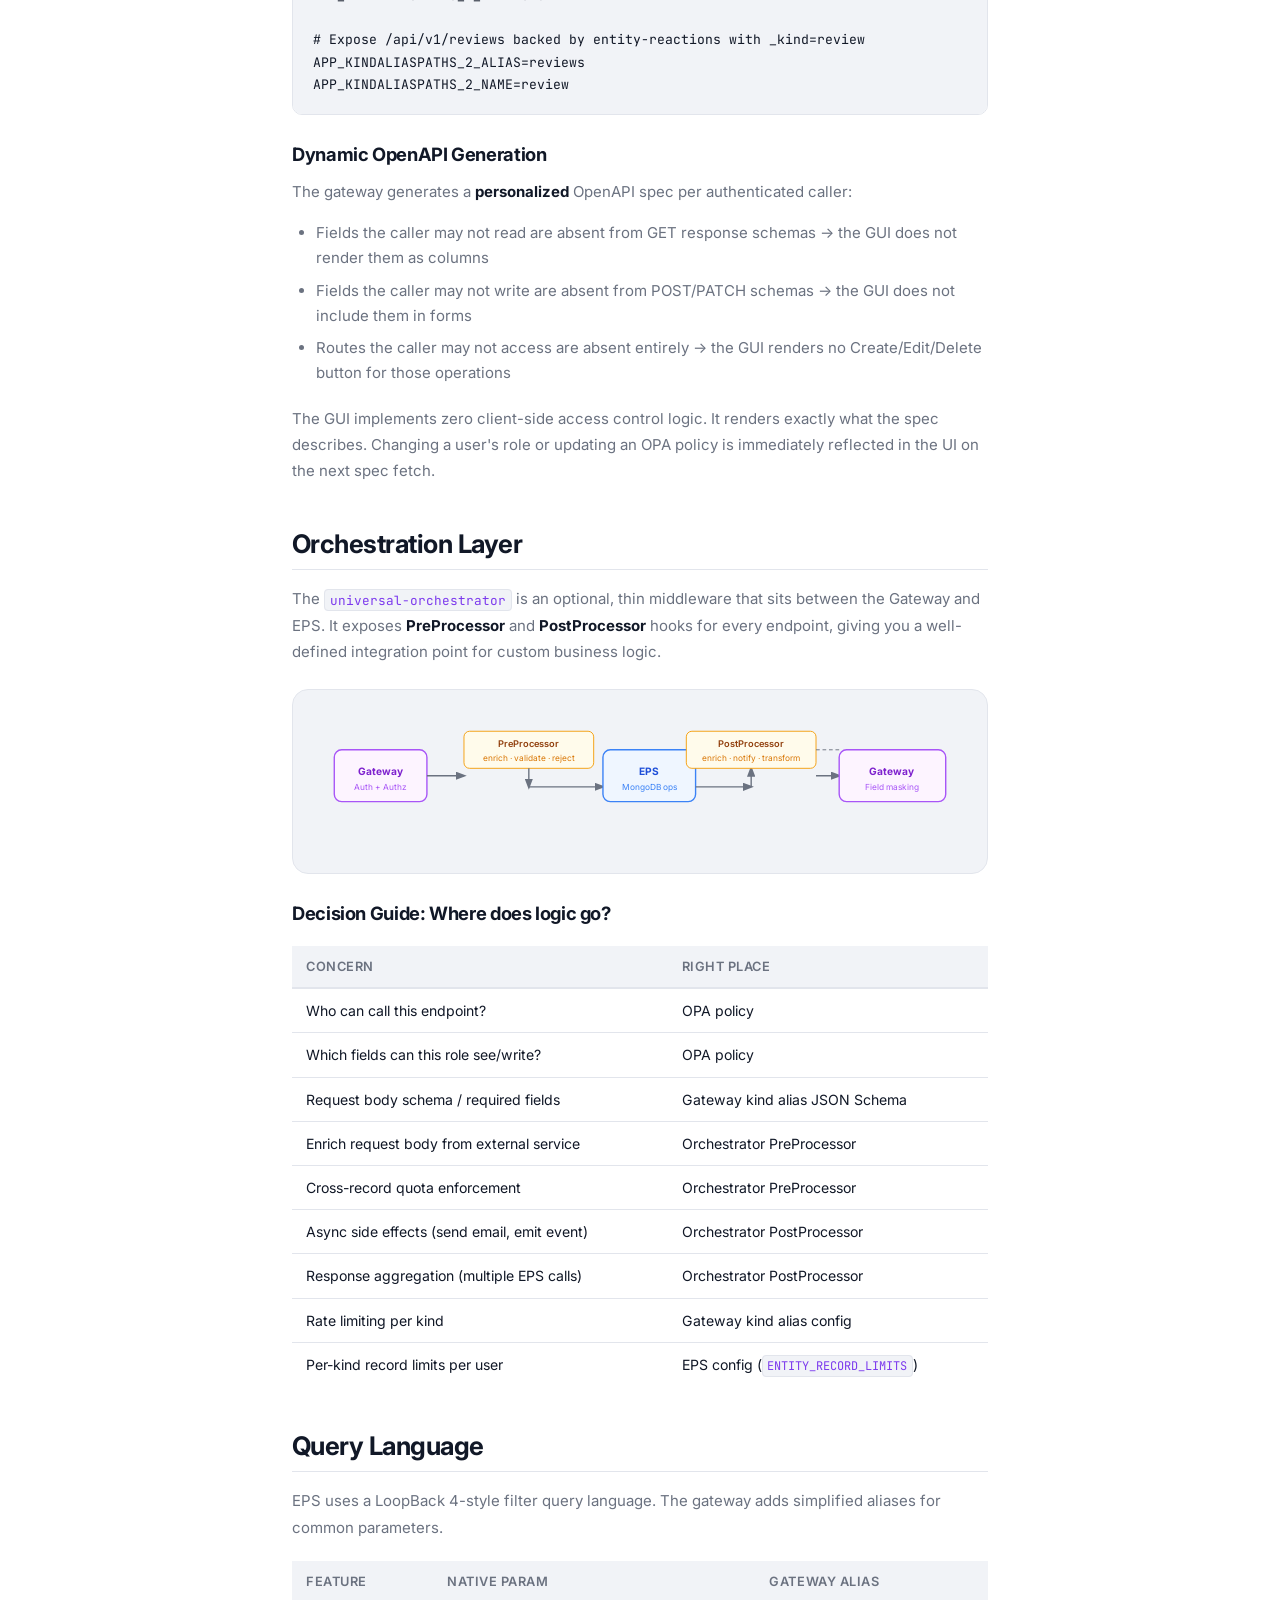
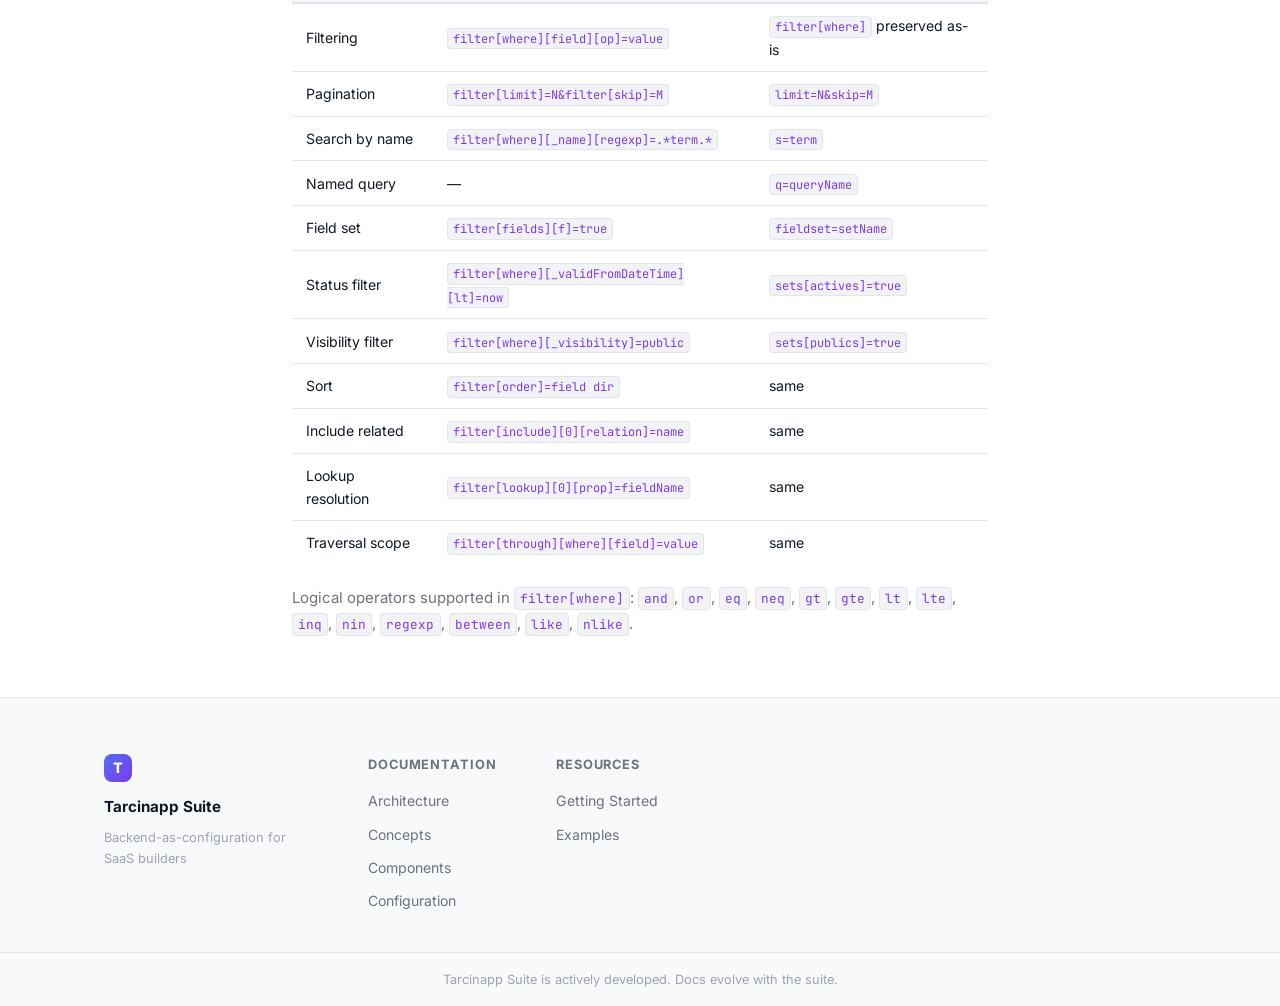
<file: docs/concepts.html>
<!DOCTYPE html>
<html lang="en" data-theme="light">
<head>
  <meta charset="UTF-8" />
  <meta name="viewport" content="width=device-width, initial-scale=1.0" />
  <title>Concepts — Tarcinapp Suite</title>
  <link rel="preconnect" href="https://fonts.googleapis.com" />
  <link rel="preconnect" href="https://fonts.gstatic.com" crossorigin />
  <link href="https://fonts.googleapis.com/css2?family=Inter:wght@300;400;500;600;700&family=JetBrains+Mono:wght@400;500&display=swap" rel="stylesheet" />
  <link rel="stylesheet" href="assets/style.css" />
</head>
<body>

<nav class="nav">
  <div class="nav-inner">
    <a href="index.html" class="nav-logo">
      <span class="logo-mark">T</span>
      <span class="logo-text">arcinapp<span class="logo-suite"> Suite</span></span>
    </a>
    <ul class="nav-links">
      <li><a href="architecture.html">Architecture</a></li>
      <li><a href="concepts.html">Concepts</a></li>
      <li><a href="components.html">Components</a></li>
      <li class="has-dropdown">
        <a href="resources.html">Resources ▾</a>
        <ul class="dropdown">
          <li><a href="getting-started.html">Getting Started</a></li>
          <li><a href="examples.html">Examples</a></li>
          <li><a href="configuration.html">Configuration Reference</a></li>
        </ul>
      </li>
    </ul>
    <div class="nav-actions">
      <button class="theme-toggle" id="themeToggle" aria-label="Toggle theme">
        <svg class="icon-sun" xmlns="http://www.w3.org/2000/svg" width="18" height="18" viewBox="0 0 24 24" fill="none" stroke="currentColor" stroke-width="2"><circle cx="12" cy="12" r="5"/><line x1="12" y1="1" x2="12" y2="3"/><line x1="12" y1="21" x2="12" y2="23"/><line x1="4.22" y1="4.22" x2="5.64" y2="5.64"/><line x1="18.36" y1="18.36" x2="19.78" y2="19.78"/><line x1="1" y1="12" x2="3" y2="12"/><line x1="21" y1="12" x2="23" y2="12"/><line x1="4.22" y1="19.78" x2="5.64" y2="18.36"/><line x1="18.36" y1="5.64" x2="19.78" y2="4.22"/></svg>
        <svg class="icon-moon" xmlns="http://www.w3.org/2000/svg" width="18" height="18" viewBox="0 0 24 24" fill="none" stroke="currentColor" stroke-width="2"><path d="M21 12.79A9 9 0 1 1 11.21 3 7 7 0 0 0 21 12.79z"/></svg>
      </button>
      <a href="https://github.com/tarcinapp" class="btn-github" target="_blank" rel="noopener">
        <svg xmlns="http://www.w3.org/2000/svg" width="16" height="16" viewBox="0 0 24 24" fill="currentColor"><path d="M12 0C5.374 0 0 5.373 0 12c0 5.302 3.438 9.8 8.207 11.387.599.111.793-.261.793-.577v-2.234c-3.338.726-4.033-1.416-4.033-1.416-.546-1.387-1.333-1.756-1.333-1.756-1.089-.745.083-.729.083-.729 1.205.084 1.839 1.237 1.839 1.237 1.07 1.834 2.807 1.304 3.492.997.107-.775.418-1.305.762-1.604-2.665-.305-5.467-1.334-5.467-5.931 0-1.311.469-2.381 1.236-3.221-.124-.303-.535-1.524.117-3.176 0 0 1.008-.322 3.301 1.23A11.509 11.509 0 0 1 12 5.803c1.02.005 2.047.138 3.006.404 2.291-1.552 3.297-1.23 3.297-1.23.653 1.653.242 2.874.118 3.176.77.84 1.235 1.911 1.235 3.221 0 4.609-2.807 5.624-5.479 5.921.43.372.823 1.102.823 2.222v3.293c0 .319.192.694.801.576C20.566 21.797 24 17.3 24 12c0-6.627-5.373-12-12-12z"/></svg>
        GitHub
      </a>
    </div>
  </div>
</nav>

<div class="doc-layout">
  <aside class="doc-sidebar">
    <span class="doc-sidebar-title">Data</span>
    <a href="#data-model">The Data Model</a>
    <a href="#record-types">Five Record Types</a>
    <a href="#managed-fields">Managed Fields</a>
    <a href="#kind">The _kind Discriminator</a>
    <a href="#hierarchy">Hierarchies</a>
    <a href="#tapp-uri">tapp:// URI Scheme</a>
    <a href="#lifecycle">Record Lifecycle</a>
    <a href="#visibility">Visibility</a>
    <span class="doc-sidebar-title">Security</span>
    <a href="#security-flow">Security Flow</a>
    <a href="#roles">Role Hierarchy</a>
    <a href="#opa-passes">OPA Two-Pass Check</a>
    <a href="#field-masking">Field Masking</a>
    <a href="#locking">Distributed Locking</a>
    <span class="doc-sidebar-title">Domain</span>
    <a href="#domain-projection">Domain Projection</a>
    <a href="#kind-alias">Kind Aliases</a>
    <a href="#oas-generation">OAS Generation</a>
    <span class="doc-sidebar-title">Logic</span>
    <a href="#orchestration">Orchestration Layer</a>
    <a href="#when-to-use">Decision Guide</a>
    <a href="#query-language">Query Language</a>
  </aside>

  <div class="doc-main">
    <div class="page-header">
      <div class="page-breadcrumb"><a href="index.html">Home</a> / Concepts</div>
          <h1>Core Concepts</h1>
          <p>The foundational ideas that make Tarcinapp work — data model, security, domain projection, and the orchestration layer.</p>
    </div>

  <main class="doc-content prose">

    <!-- ── DATA MODEL ─────────────────────────────────────────────────────── -->
    <h2 id="data-model">The Data Model</h2>
    <p>Tarcinapp uses a <strong>polymorphic data model</strong>: all business data maps onto five generic record types stored in MongoDB. A single deployment can store books, shelves, reviews, and user follows — all using the same five types, differentiated by the <code>_kind</code> field.</p>
    <p>This design makes the system radically reusable: adding a new resource type never requires schema migrations, new collections, or new service code. It is purely a configuration change.</p>

    <h3 id="record-types">Five Record Types</h3>

    <table>
      <thead><tr><th>Type</th><th>Collection</th><th>Purpose</th><th>Typical <code>_kind</code> values</th></tr></thead>
      <tbody>
        <tr><td><strong>Entity</strong></td><td><code>entities</code></td><td>Primary domain objects — anything that is a "thing"</td><td><code>book</code>, <code>product</code>, <code>author</code></td></tr>
        <tr><td><strong>List</strong></td><td><code>lists</code></td><td>Groupings / collections of entities</td><td><code>bookshelf</code>, <code>playlist</code>, <code>wishlist</code></td></tr>
        <tr><td><strong>Relation</strong></td><td><code>list-entity-relations</code></td><td>Many-to-many join between a list and an entity, with metadata on the link itself</td><td><code>book-in-shelf</code>, <code>item-in-cart</code></td></tr>
        <tr><td><strong>EntityReaction</strong></td><td><code>entity-reactions</code></td><td>User interaction on a specific entity; supports threaded hierarchy</td><td><code>review</code>, <code>rating</code>, <code>bookmark</code></td></tr>
        <tr><td><strong>ListReaction</strong></td><td><code>list-reactions</code></td><td>User interaction on a specific list</td><td><code>playlist-like</code>, <code>shelf-comment</code></td></tr>
      </tbody>
    </table>

    <h3 id="managed-fields">Managed Fields</h3>
    <p>Every record across all five types is automatically decorated with <strong>managed fields</strong> — underscore-prefixed system attributes injected, enforced, or computed by the gateway and EPS. Callers never need to supply these; they cannot be forged.</p>

    <div class="diagram-container">
      <svg viewBox="0 0 680 380" xmlns="http://www.w3.org/2000/svg" style="width:100%;max-width:680px;font-family:'JetBrains Mono',monospace">
        <rect x="20" y="10" width="640" height="360" rx="12" fill="none" stroke="#E5E7EB" stroke-width="1.5"/>
        <text x="40" y="38" font-weight="700" font-size="13" fill="#374151" font-family="Inter,sans-serif">Managed Field Categories</text>

        <!-- Cat 1 -->
        <rect x="40" y="52" width="280" height="145" rx="8" fill="#EFF6FF" stroke="#BFDBFE" stroke-width="1"/>
        <text x="56" y="72" font-size="11" font-weight="700" fill="#1D4ED8" font-family="Inter,sans-serif">① Strictly System-Managed</text>
        <text x="56" y="90" font-size="10" fill="#3B82F6">_version        optimistic lock counter</text>
        <text x="56" y="106" font-size="10" fill="#3B82F6">_idempotencyKey  dedup hash (hidden)</text>
        <text x="56" y="122" font-size="10" fill="#3B82F6">_parentsCount   cached hierarchy count</text>
        <text x="56" y="138" font-size="10" fill="#3B82F6">_ownerUsersCount  cached access count</text>
        <text x="56" y="154" font-size="10" fill="#3B82F6">_viewerUsersCount cached view count</text>
        <text x="56" y="170" font-size="10" fill="#3B82F6">_recordType     virtual, never persisted</text>
        <text x="56" y="188" font-size="10" fill="#93C5FD">Set by application only. User input ignored.</text>

        <!-- Cat 2 -->
        <rect x="360" y="52" width="280" height="145" rx="8" fill="#F0FDF4" stroke="#BBF7D0" stroke-width="1"/>
        <text x="376" y="72" font-size="11" font-weight="700" fill="#15803D" font-family="Inter,sans-serif">② Gateway-Managed</text>
        <text x="376" y="90" font-size="10" fill="#16A34A">_createdBy      JWT sub at creation</text>
        <text x="376" y="106" font-size="10" fill="#16A34A">_createdDateTime  ISO 8601 timestamp</text>
        <text x="376" y="122" font-size="10" fill="#16A34A">_lastUpdatedBy   JWT sub on update</text>
        <text x="376" y="138" font-size="10" fill="#16A34A">_lastUpdatedDateTime</text>
        <text x="376" y="154" font-size="10" fill="#16A34A">_validFromDateTime  approval gate</text>
        <text x="376" y="170" font-size="10" fill="#16A34A">_ownerUsers     from JWT sub</text>
        <text x="376" y="188" font-size="10" fill="#86EFAC">Injected from JWT. Admin-modifiable via OPA.</text>

        <!-- Cat 3 -->
        <rect x="40" y="220" width="280" height="120" rx="8" fill="#FFFBEB" stroke="#FEF08A" stroke-width="1"/>
        <text x="56" y="240" font-size="11" font-weight="700" fill="#92400E" font-family="Inter,sans-serif">③ Auto-Filled if Empty</text>
        <text x="56" y="258" font-size="10" fill="#D97706">_kind        injected by gateway kind alias</text>
        <text x="56" y="274" font-size="10" fill="#D97706">_visibility  public | protected | private</text>
        <text x="56" y="290" font-size="10" fill="#D97706">_slug        URL-safe from _name</text>
        <text x="56" y="306" font-size="10" fill="#D97706">_validFromDateTime  if auto-approve on</text>
        <text x="56" y="328" font-size="10" fill="#FDE68A">Applied when caller omits them.</text>

        <!-- Cat 4 -->
        <rect x="360" y="220" width="280" height="120" rx="8" fill="#FDF4FF" stroke="#E9D5FF" stroke-width="1"/>
        <text x="376" y="240" font-size="11" font-weight="700" fill="#7E22CE" font-family="Inter,sans-serif">④ User-Settable</text>
        <text x="376" y="258" font-size="10" fill="#9333EA">_id          UUID (server-generated, immutable)</text>
        <text x="376" y="274" font-size="10" fill="#9333EA">_name        display name</text>
        <text x="376" y="290" font-size="10" fill="#9333EA">_validUntilDateTime  soft-delete / expiry</text>
        <text x="376" y="306" font-size="10" fill="#9333EA">_viewerUsers / _viewerGroups  read-only access</text>
        <text x="376" y="322" font-size="10" fill="#9333EA">_parents     tapp:// URIs for hierarchy</text>
        <text x="376" y="338" font-size="10" fill="#DDD6FE">Subject to field-level OPA policy.</text>
      </svg>
    </div>

    <h3 id="kind">The <code>_kind</code> Discriminator</h3>
    <p><code>_kind</code> is the field that differentiates records within the same MongoDB collection. It is:</p>
    <ul>
      <li><strong>Injected by the gateway</strong> for Kind Alias routes (calling <code>POST /books</code> automatically sets <code>"_kind":"book"</code>)</li>
      <li><strong>Immutable after creation</strong> — changing it returns <code>422 IMMUTABLE-ENTITY-KIND</code></li>
      <li><strong>Used by the gateway</strong> to apply kind-specific JSON Schema validation, rate limits, and saved queries</li>
      <li><strong>Used by EPS</strong> to enforce allowed kinds and apply per-kind record limits</li>
    </ul>

    <h3 id="hierarchy">Hierarchies</h3>
    <p>Entities, Lists, EntityReactions, and ListReactions all support parent-child trees via the <code>_parents</code> field. Relations do not support hierarchy.</p>
    <p>Setting <code>_parents</code> on a child record automatically updates the parent's <code>_children</code> array. When a child is deleted, EPS removes it from the parent's <code>_children</code> automatically.</p>
    <pre><code>POST /entities
{
  "_name": "Chapter 1",
  "_kind": "chapter",
  "_parents": ["tapp://localhost/entity/book-uuid-here"]
}

GET /entities/{bookId}/children      ← direct children
GET /entities/{chapterId}/parents    ← direct parents
GET /entities?filter[where][_parentsCount]=0  ← root items only</code></pre>

    <h3 id="tapp-uri">The <code>tapp://</code> URI Scheme</h3>
    <p>The <code>_parents</code> field uses <code>tapp://</code> URIs to reference parent records. The format is:</p>
    <pre><code>tapp://localhost/{recordType}/{uuid}

Examples:
  tapp://localhost/entity/a1b2c3d4-...
  tapp://localhost/list/e5f6g7h8-...
  tapp://localhost/entity-reaction/d9e0f1a2-...</code></pre>
    <div class="callout">
      <p><strong>Note:</strong> <code>_listId</code> and <code>_entityId</code> on Relation and Reaction records are plain UUIDs, not <code>tapp://</code> URIs. Only <code>_parents</code> and arbitrary custom reference fields use the <code>tapp://</code> scheme.</p>
    </div>
    <p>Any field (not just <code>_parents</code>) can hold a <code>tapp://</code> URI. The <code>filter[lookup]</code> query parameter resolves these references at query time, embedding the referenced record inline. Lookup resolution is subject to the same authorization rules as direct access — the caller must have permission to see the referenced record.</p>

    <!-- ── LIFECYCLE ──────────────────────────────────────────────────────── -->
    <h2 id="lifecycle">Record Lifecycle</h2>
    <p>Every record has a <strong>lifecycle state</strong> derived from two timestamp fields. No explicit "status" field exists — state is always computed from the timestamps:</p>

    <div class="diagram-container">
      <svg viewBox="0 0 600 200" xmlns="http://www.w3.org/2000/svg" style="width:100%;max-width:600px;font-family:Inter,sans-serif">
        <!-- PENDING -->
        <rect x="20" y="20" width="170" height="80" rx="10" fill="#FFFBEB" stroke="#F59E0B" stroke-width="2"/>
        <circle cx="105" cy="44" r="8" fill="#F59E0B"/>
        <text x="105" y="65" text-anchor="middle" font-weight="700" font-size="13" fill="#92400E">PENDING</text>
        <text x="105" y="82" text-anchor="middle" font-size="10" fill="#D97706">_validFromDateTime</text>
        <text x="105" y="95" text-anchor="middle" font-size="10" fill="#D97706">null or in future</text>
        <!-- arrow PENDING→ACTIVE -->
        <line x1="190" y1="60" x2="215" y2="60" stroke="#6B7280" stroke-width="1.5" marker-end="url(#a3)"/>
        <text x="202" y="53" text-anchor="middle" font-size="9" fill="#9CA3AF">set to past</text>
        <!-- ACTIVE -->
        <rect x="215" y="20" width="170" height="80" rx="10" fill="#F0FDF4" stroke="#22C55E" stroke-width="2"/>
        <circle cx="300" cy="44" r="8" fill="#22C55E"/>
        <text x="300" y="65" text-anchor="middle" font-weight="700" font-size="13" fill="#15803D">ACTIVE</text>
        <text x="300" y="82" text-anchor="middle" font-size="10" fill="#16A34A">_validUntilDateTime</text>
        <text x="300" y="95" text-anchor="middle" font-size="10" fill="#16A34A">null or in future</text>
        <!-- arrow ACTIVE→EXPIRED -->
        <line x1="385" y1="60" x2="410" y2="60" stroke="#6B7280" stroke-width="1.5" marker-end="url(#a3)"/>
        <text x="397" y="53" text-anchor="middle" font-size="9" fill="#9CA3AF">set to past</text>
        <!-- EXPIRED -->
        <rect x="410" y="20" width="170" height="80" rx="10" fill="#FFF1F2" stroke="#F43F5E" stroke-width="2"/>
        <circle cx="495" cy="44" r="8" fill="#F43F5E"/>
        <text x="495" y="65" text-anchor="middle" font-weight="700" font-size="13" fill="#BE123C">EXPIRED</text>
        <text x="495" y="82" text-anchor="middle" font-size="10" fill="#E11D48">Soft-deleted</text>
        <text x="495" y="95" text-anchor="middle" font-size="10" fill="#E11D48">audit retained</text>
        <!-- Access rules -->
        <text x="105" y="135" text-anchor="middle" font-size="10" fill="#6B7280">Owner + admin/editor only</text>
        <text x="300" y="135" text-anchor="middle" font-size="10" fill="#6B7280">Standard visibility rules</text>
        <text x="495" y="135" text-anchor="middle" font-size="10" fill="#6B7280">Admin/editor only</text>
        <!-- Filter sets -->
        <text x="105" y="153" text-anchor="middle" font-size="9" font-family="'JetBrains Mono',monospace" fill="#D97706">sets[pendings]</text>
        <text x="300" y="153" text-anchor="middle" font-size="9" font-family="'JetBrains Mono',monospace" fill="#16A34A">sets[actives]</text>
        <text x="495" y="153" text-anchor="middle" font-size="9" font-family="'JetBrains Mono',monospace" fill="#E11D48">sets[expireds]</text>
        <defs>
          <marker id="a3" markerWidth="8" markerHeight="6" refX="6" refY="3" orient="auto">
            <polygon points="0 0, 8 3, 0 6" fill="#6B7280"/>
          </marker>
        </defs>
      </svg>
    </div>

    <table>
      <thead><tr><th>State</th><th>Condition</th><th>Who can see it</th><th>Query filter</th></tr></thead>
      <tbody>
        <tr><td><strong>Pending</strong></td><td><code>_validFromDateTime</code> null or future</td><td>Owner + admin/editor</td><td><code>sets[pendings]</code></td></tr>
        <tr><td><strong>Active</strong></td><td><code>_validFromDateTime</code> past AND <code>_validUntilDateTime</code> null or future</td><td>Per visibility rules</td><td><code>sets[actives]</code></td></tr>
        <tr><td><strong>Expired</strong></td><td><code>_validUntilDateTime</code> past</td><td>Admin/editor owners only</td><td><code>sets[expireds]</code></td></tr>
      </tbody>
    </table>

    <h3 id="visibility">Visibility</h3>
    <p>Every record has a <code>_visibility</code> field with three levels:</p>
    <table>
      <thead><tr><th>Value</th><th>Who can access</th></tr></thead>
      <tbody>
        <tr><td><code>public</code></td><td>All authenticated users — <strong>but only when the record is active</strong></td></tr>
        <tr><td><code>protected</code></td><td>Direct owners, <code>_ownerGroups</code> members, <code>_viewerUsers</code>, <code>_viewerGroups</code>, and appropriate roles</td></tr>
        <tr><td><code>private</code></td><td>Only <code>_ownerUsers</code>, <code>_viewerUsers</code>, and admin/editor. Group ownership is disabled.</td></tr>
      </tbody>
    </table>
    <div class="callout callout-warn">
      <p><strong>Common Gotcha:</strong> A record with <code>_visibility: public</code> that is still <em>pending</em> is NOT visible to the public. Visibility only takes effect when a record is active. A pending record is always restricted to its owner and admin roles.</p>
    </div>

    <!-- ── SECURITY ───────────────────────────────────────────────────────── -->
    <h2 id="security-flow">Security Flow</h2>
    <p>Every request goes through a deterministic security pipeline before any data is touched:</p>
    <ol>
      <li><strong>JWT validation</strong> — signature, issuer, expiry. Rejects with 401 if invalid.</li>
      <li><strong>OPA Pass 1: Operation authorization</strong> — may this role perform this HTTP method on this resource? Returns allow/deny + sets injection (visibility scoping query constraints).</li>
      <li><strong>OPA Pass 2: Field authorization</strong> — which fields may this role read/write? Returns allowed/forbidden field lists.</li>
      <li><strong>Field masking on request</strong> — strips forbidden fields from request body before forwarding to EPS.</li>
      <li><strong>Managed field injection</strong> — adds <code>_createdBy</code>, <code>_ownerUsers</code>, etc. from JWT claims.</li>
      <li><strong>Field masking on response</strong> — strips forbidden fields from the EPS response before returning to caller.</li>
    </ol>

    <h3 id="roles">Role Hierarchy</h3>
    <table>
      <thead><tr><th>Role</th><th>Capabilities</th></tr></thead>
      <tbody>
        <tr><td><code>admin</code></td><td>Full access. Can see and modify all records regardless of ownership or visibility. Can set any managed field.</td></tr>
        <tr><td><code>editor</code></td><td>Broad read/write. Can approve content (set <code>_validFromDateTime</code>). Cannot modify other users' ownership fields.</td></tr>
        <tr><td><code>member</code></td><td>Standard user. Can create, read own records, update own records. Cannot approve content or see others' private records.</td></tr>
        <tr><td><em>(none / anonymous)</em></td><td>Public read-only access to active + public records. No write access.</td></tr>
      </tbody>
    </table>
    <p>Role names follow the convention <code>tarcinapp.records.entity.admin</code>, <code>tarcinapp.records.entity.member</code>, etc. Field-level roles follow <code>tarcinapp.fields.entities._validFromDateTime.create</code>.</p>

    <h3 id="opa-passes">OPA Two-Pass Authorization</h3>
    <p>Every authorized request results in two OPA calls:</p>
    <ul>
      <li><strong>Pass 1 — Operation Check:</strong> Input is the HTTP method, path, and JWT claims. Output is <code>allow: true/false</code> plus <code>setFilters</code> — additional query constraints the gateway must inject (e.g., <code>sets[actives]=true&amp;sets[owners][userIds]=user-id</code>). This ensures callers can never query records they shouldn't see, even if they craft clever filter queries.</li>
      <li><strong>Pass 2 — Field Check:</strong> Input is the allowed operation result. Output is lists of allowed/forbidden fields for both read and write. The gateway uses this to strip fields from both the request body (before forwarding) and the response body (before returning).</li>
    </ul>

    <h3 id="field-masking">Field Masking</h3>
    <p>Field masking is <em>structural</em> — forbidden fields are physically absent from the JSON, not replaced with null or a placeholder. A caller who cannot see <code>_ownerUsers</code> receives a response body that literally does not contain that key. The GUI uses this: if a field is absent from the OAS spec, no column or form field is rendered for it — zero client-side access control logic needed.</p>

    <h3 id="locking">Distributed Locking</h3>
    <p>For all write operations (POST, PUT, PATCH, DELETE on single records), the gateway acquires a Redis-backed distributed lock before forwarding to EPS. This prevents concurrent writes from producing lost updates or corrupted records. The lock key is derived from the record's ID. Locks are released after the operation completes, including on error. If a lock cannot be acquired within the configured timeout, the gateway returns <code>409 Conflict</code>.</p>

    <!-- ── DOMAIN PROJECTION ──────────────────────────────────────────────── -->
    <h2 id="domain-projection">Domain Projection</h2>
    <p>Domain Projection is how the gateway turns the generic <code>/entities</code> API into a domain-specific <code>/books</code> API — without changing EPS at all. It is purely a gateway-layer transformation.</p>

    <div class="diagram-container">
      <svg viewBox="0 0 680 220" xmlns="http://www.w3.org/2000/svg" style="width:100%;max-width:680px;font-family:'JetBrains Mono',monospace">
        <defs>
          <marker id="a4" markerWidth="8" markerHeight="6" refX="6" refY="3" orient="auto">
            <polygon points="0 0, 8 3, 0 6" fill="#9333EA"/>
          </marker>
        </defs>
        <!-- Client -->
        <rect x="20" y="70" width="140" height="80" rx="8" fill="#EEF2FF" stroke="#818CF8" stroke-width="1.5"/>
        <text x="90" y="103" text-anchor="middle" font-weight="700" font-size="12" fill="#4338CA">Client</text>
        <text x="90" y="121" text-anchor="middle" font-size="10" fill="#6366F1">GET /api/v1/books</text>
        <text x="90" y="137" text-anchor="middle" font-size="10" fill="#6366F1">POST /api/v1/books</text>
        <!-- Arrow -->
        <line x1="160" y1="110" x2="210" y2="110" stroke="#9333EA" stroke-width="1.5" marker-end="url(#a4)"/>
        <!-- Gateway box -->
        <rect x="210" y="20" width="240" height="180" rx="8" fill="#FDF4FF" stroke="#A855F7" stroke-width="1.5"/>
        <text x="330" y="44" text-anchor="middle" font-weight="700" font-size="12" fill="#7E22CE">Gateway Transform</text>
        <text x="330" y="68" text-anchor="middle" font-size="10" fill="#9333EA">① Path Rewrite: /books → /entities</text>
        <text x="330" y="88" text-anchor="middle" font-size="10" fill="#9333EA">② _kind Injection: "book"</text>
        <text x="330" y="108" text-anchor="middle" font-size="10" fill="#9333EA">③ Schema Validation (JSON Schema)</text>
        <text x="330" y="128" text-anchor="middle" font-size="10" fill="#9333EA">④ Sets Injection: visibility scoping</text>
        <text x="330" y="148" text-anchor="middle" font-size="10" fill="#9333EA">⑤ OAS Pruning (domain-only mode)</text>
        <text x="330" y="180" text-anchor="middle" font-size="9" fill="#C4B5FD">Runs on every request, no state</text>
        <!-- Arrow -->
        <line x1="450" y1="110" x2="500" y2="110" stroke="#9333EA" stroke-width="1.5" marker-end="url(#a4)"/>
        <!-- EPS -->
        <rect x="500" y="70" width="160" height="80" rx="8" fill="#EFF6FF" stroke="#3B82F6" stroke-width="1.5"/>
        <text x="580" y="103" text-anchor="middle" font-weight="700" font-size="12" fill="#1D4ED8">EPS</text>
        <text x="580" y="121" text-anchor="middle" font-size="10" fill="#3B82F6">GET /entities</text>
        <text x="580" y="137" text-anchor="middle" font-size="10" fill="#3B82F6">?filter[where][_kind]=book</text>
      </svg>
    </div>

    <h3 id="kind-alias">Kind Aliases</h3>
    <p>Kind Aliases are the configuration unit of Domain Projection. Each alias maps a URL path segment to a <code>_kind</code> value and optionally carries schema, rate limits, field sets, and saved queries:</p>
    <pre><code># Expose /api/v1/books backed by entities with _kind=book
APP_KINDALIASPATHS_0_ALIAS=books
APP_KINDALIASPATHS_0_NAME=book
APP_KINDALIASPATHS_0_SCHEMA={"type":"object","required":["author"],"properties":{"author":{"type":"string"}}}

# Expose /api/v1/shelves backed by lists with _kind=shelf
APP_KINDALIASPATHS_1_ALIAS=shelves
APP_KINDALIASPATHS_1_NAME=shelf

# Expose /api/v1/reviews backed by entity-reactions with _kind=review
APP_KINDALIASPATHS_2_ALIAS=reviews
APP_KINDALIASPATHS_2_NAME=review</code></pre>

    <h3 id="oas-generation">Dynamic OpenAPI Generation</h3>
    <p>The gateway generates a <strong>personalized</strong> OpenAPI spec per authenticated caller:</p>
    <ul>
      <li>Fields the caller may not read are absent from GET response schemas → the GUI does not render them as columns</li>
      <li>Fields the caller may not write are absent from POST/PATCH schemas → the GUI does not include them in forms</li>
      <li>Routes the caller may not access are absent entirely → the GUI renders no Create/Edit/Delete button for those operations</li>
    </ul>
    <p>The GUI implements zero client-side access control logic. It renders exactly what the spec describes. Changing a user's role or updating an OPA policy is immediately reflected in the UI on the next spec fetch.</p>

    <!-- ── ORCHESTRATION ───────────────────────────────────────────────────── -->
    <h2 id="orchestration">Orchestration Layer</h2>
    <p>The <code>universal-orchestrator</code> is an optional, thin middleware that sits between the Gateway and EPS. It exposes <strong>PreProcessor</strong> and <strong>PostProcessor</strong> hooks for every endpoint, giving you a well-defined integration point for custom business logic.</p>

    <div class="diagram-container">
      <svg viewBox="0 0 680 120" xmlns="http://www.w3.org/2000/svg" style="width:100%;max-width:680px;font-family:Inter,sans-serif">
        <defs>
          <marker id="a5" markerWidth="8" markerHeight="6" refX="6" refY="3" orient="auto">
            <polygon points="0 0, 8 3, 0 6" fill="#6B7280"/>
          </marker>
        </defs>
        <rect x="10" y="30" width="100" height="56" rx="8" fill="#FDF4FF" stroke="#A855F7" stroke-width="1.5"/>
        <text x="60" y="57" text-anchor="middle" font-weight="700" font-size="11" fill="#7E22CE">Gateway</text>
        <text x="60" y="73" text-anchor="middle" font-size="9" fill="#A855F7">Auth + Authz</text>

        <line x1="110" y1="58" x2="150" y2="58" stroke="#6B7280" stroke-width="1.5" marker-end="url(#a5)"/>

        <rect x="150" y="10" width="140" height="40" rx="6" fill="#FFFBEB" stroke="#F59E0B" stroke-width="1"/>
        <text x="220" y="27" text-anchor="middle" font-weight="600" font-size="10" fill="#92400E">PreProcessor</text>
        <text x="220" y="42" text-anchor="middle" font-size="9" fill="#D97706">enrich · validate · reject</text>

        <line x1="220" y1="50" x2="220" y2="70" stroke="#6B7280" stroke-width="1.5" marker-end="url(#a5)"/>
        <line x1="220" y1="70" x2="300" y2="70" stroke="#6B7280" stroke-width="1.5" marker-end="url(#a5)"/>

        <rect x="300" y="30" width="100" height="56" rx="8" fill="#EFF6FF" stroke="#3B82F6" stroke-width="1.5"/>
        <text x="350" y="57" text-anchor="middle" font-weight="700" font-size="11" fill="#1D4ED8">EPS</text>
        <text x="350" y="73" text-anchor="middle" font-size="9" fill="#3B82F6">MongoDB ops</text>

        <line x1="400" y1="70" x2="460" y2="70" stroke="#6B7280" stroke-width="1.5" marker-end="url(#a5)"/>
        <line x1="460" y1="70" x2="460" y2="50" stroke="#6B7280" stroke-width="1.5" marker-end="url(#a5)"/>

        <rect x="390" y="10" width="140" height="40" rx="6" fill="#FFFBEB" stroke="#F59E0B" stroke-width="1"/>
        <text x="460" y="27" text-anchor="middle" font-weight="600" font-size="10" fill="#92400E">PostProcessor</text>
        <text x="460" y="42" text-anchor="middle" font-size="9" fill="#D97706">enrich · notify · transform</text>

        <line x1="530" y1="30" x2="555" y2="30" stroke="#6B7280" stroke-width="1" stroke-dasharray="4,3"/>
        <line x1="530" y1="58" x2="555" y2="58" stroke="#6B7280" stroke-width="1.5" marker-end="url(#a5)"/>

        <rect x="555" y="30" width="115" height="56" rx="8" fill="#FDF4FF" stroke="#A855F7" stroke-width="1.5"/>
        <text x="612" y="57" text-anchor="middle" font-weight="700" font-size="11" fill="#7E22CE">Gateway</text>
        <text x="612" y="73" text-anchor="middle" font-size="9" fill="#A855F7">Field masking</text>
      </svg>
    </div>

    <h3 id="when-to-use">Decision Guide: Where does logic go?</h3>
    <table>
      <thead><tr><th>Concern</th><th>Right place</th></tr></thead>
      <tbody>
        <tr><td>Who can call this endpoint?</td><td>OPA policy</td></tr>
        <tr><td>Which fields can this role see/write?</td><td>OPA policy</td></tr>
        <tr><td>Request body schema / required fields</td><td>Gateway kind alias JSON Schema</td></tr>
        <tr><td>Enrich request body from external service</td><td>Orchestrator PreProcessor</td></tr>
        <tr><td>Cross-record quota enforcement</td><td>Orchestrator PreProcessor</td></tr>
        <tr><td>Async side effects (send email, emit event)</td><td>Orchestrator PostProcessor</td></tr>
        <tr><td>Response aggregation (multiple EPS calls)</td><td>Orchestrator PostProcessor</td></tr>
        <tr><td>Rate limiting per kind</td><td>Gateway kind alias config</td></tr>
        <tr><td>Per-kind record limits per user</td><td>EPS config (<code>ENTITY_RECORD_LIMITS</code>)</td></tr>
      </tbody>
    </table>

    <!-- ── QUERY LANGUAGE ─────────────────────────────────────────────────── -->
    <h2 id="query-language">Query Language</h2>
    <p>EPS uses a LoopBack 4-style filter query language. The gateway adds simplified aliases for common parameters.</p>
    <table>
      <thead><tr><th>Feature</th><th>Native param</th><th>Gateway alias</th></tr></thead>
      <tbody>
        <tr><td>Filtering</td><td><code>filter[where][field][op]=value</code></td><td><code>filter[where]</code> preserved as-is</td></tr>
        <tr><td>Pagination</td><td><code>filter[limit]=N&filter[skip]=M</code></td><td><code>limit=N&skip=M</code></td></tr>
        <tr><td>Search by name</td><td><code>filter[where][_name][regexp]=.*term.*</code></td><td><code>s=term</code></td></tr>
        <tr><td>Named query</td><td>—</td><td><code>q=queryName</code></td></tr>
        <tr><td>Field set</td><td><code>filter[fields][f]=true</code></td><td><code>fieldset=setName</code></td></tr>
        <tr><td>Status filter</td><td><code>filter[where][_validFromDateTime][lt]=now</code></td><td><code>sets[actives]=true</code></td></tr>
        <tr><td>Visibility filter</td><td><code>filter[where][_visibility]=public</code></td><td><code>sets[publics]=true</code></td></tr>
        <tr><td>Sort</td><td><code>filter[order]=field dir</code></td><td>same</td></tr>
        <tr><td>Include related</td><td><code>filter[include][0][relation]=name</code></td><td>same</td></tr>
        <tr><td>Lookup resolution</td><td><code>filter[lookup][0][prop]=fieldName</code></td><td>same</td></tr>
        <tr><td>Traversal scope</td><td><code>filter[through][where][field]=value</code></td><td>same</td></tr>
      </tbody>
    </table>
    <p>Logical operators supported in <code>filter[where]</code>: <code>and</code>, <code>or</code>, <code>eq</code>, <code>neq</code>, <code>gt</code>, <code>gte</code>, <code>lt</code>, <code>lte</code>, <code>inq</code>, <code>nin</code>, <code>regexp</code>, <code>between</code>, <code>like</code>, <code>nlike</code>.</p>

  </main>
  </div><!-- /.doc-main -->
</div><!-- /.doc-layout -->

<footer class="footer">
  <div class="container footer-inner">
    <div class="footer-brand">
      <span class="logo-mark">T</span>
      <span class="footer-name">Tarcinapp Suite</span>
      <span class="footer-tagline">Backend-as-configuration for SaaS builders</span>
    </div>
    <nav class="footer-nav">
      <div class="footer-col">
        <span class="footer-col-title">Documentation</span>
        <a href="architecture.html">Architecture</a>
        <a href="concepts.html">Concepts</a>
        <a href="components.html">Components</a>
        <a href="configuration.html">Configuration</a>
      </div>
      <div class="footer-col">
        <span class="footer-col-title">Resources</span>
        <a href="getting-started.html">Getting Started</a>
        <a href="examples.html">Examples</a>
      </div>
    </nav>
  </div>
  <div class="footer-bottom">Tarcinapp Suite is actively developed. Docs evolve with the suite.</div>
</footer>

<script src="assets/main.js"></script>
</body>
</html>
</file>
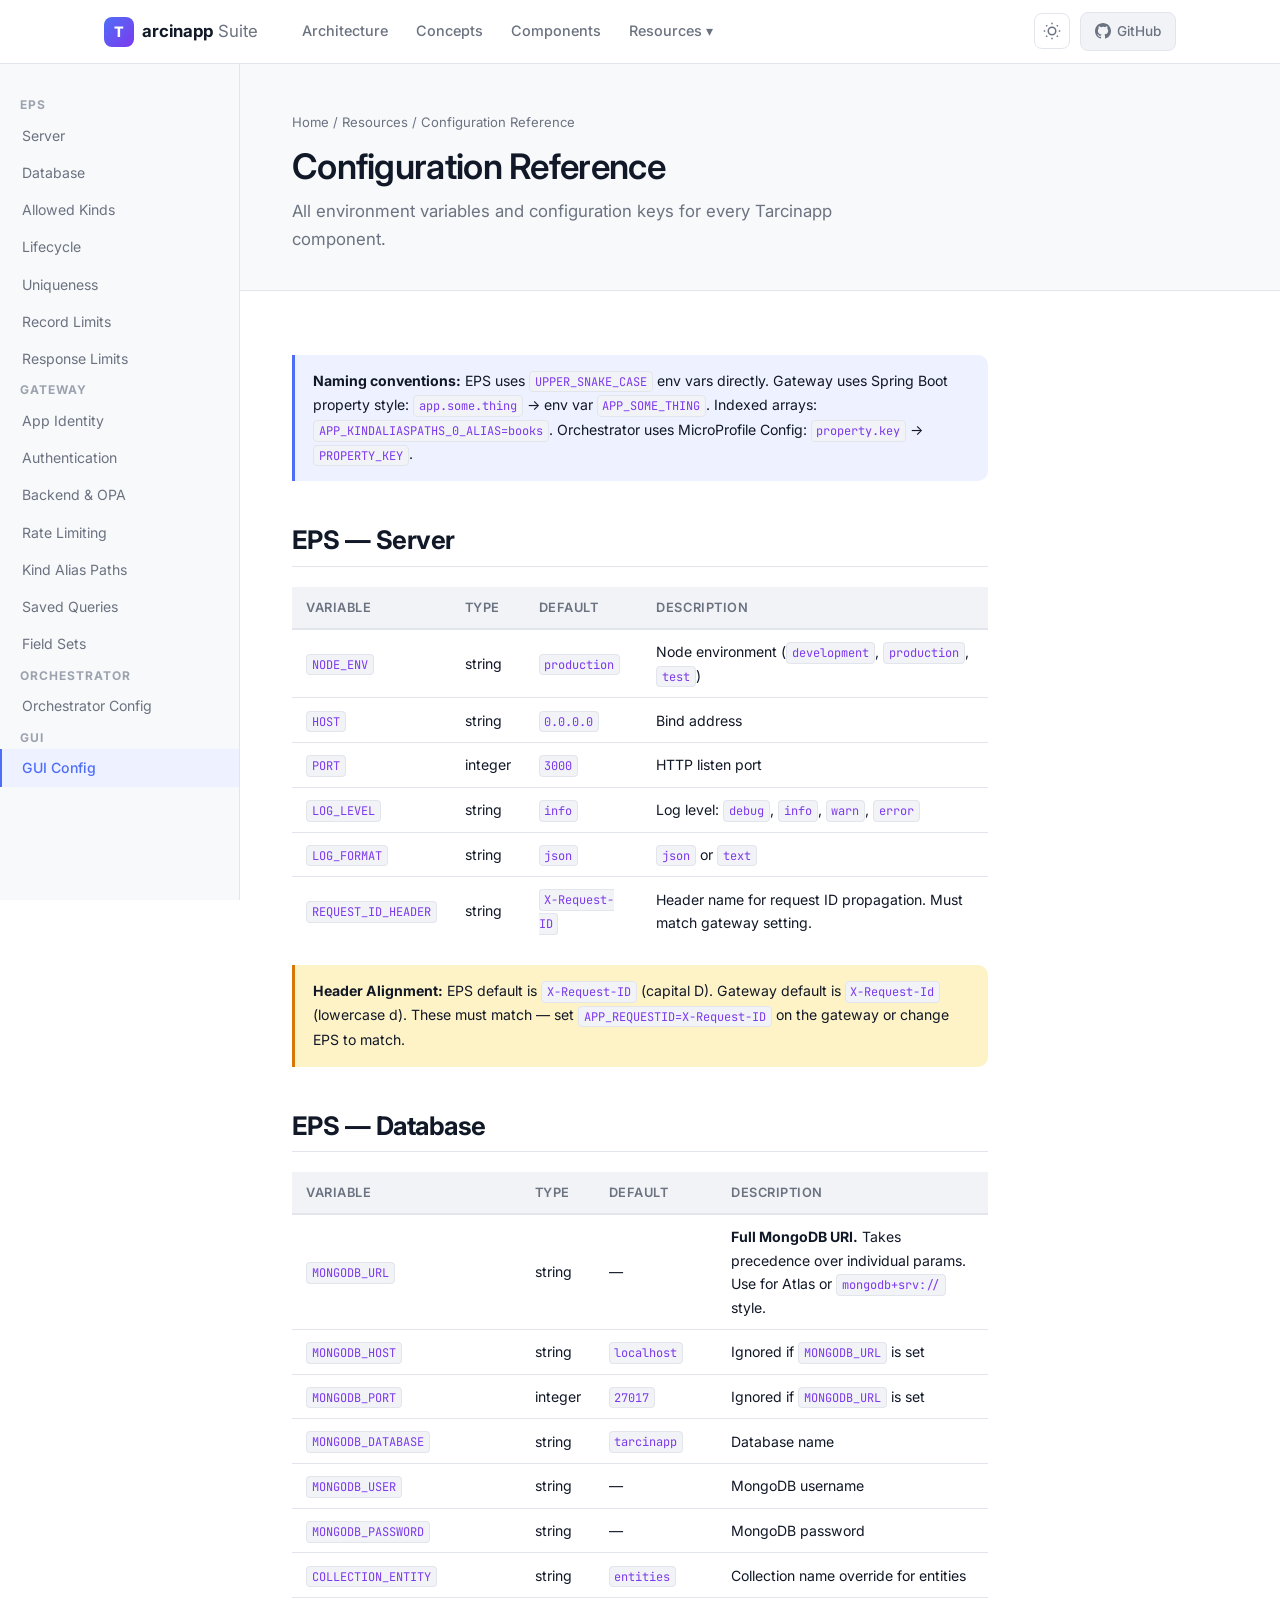
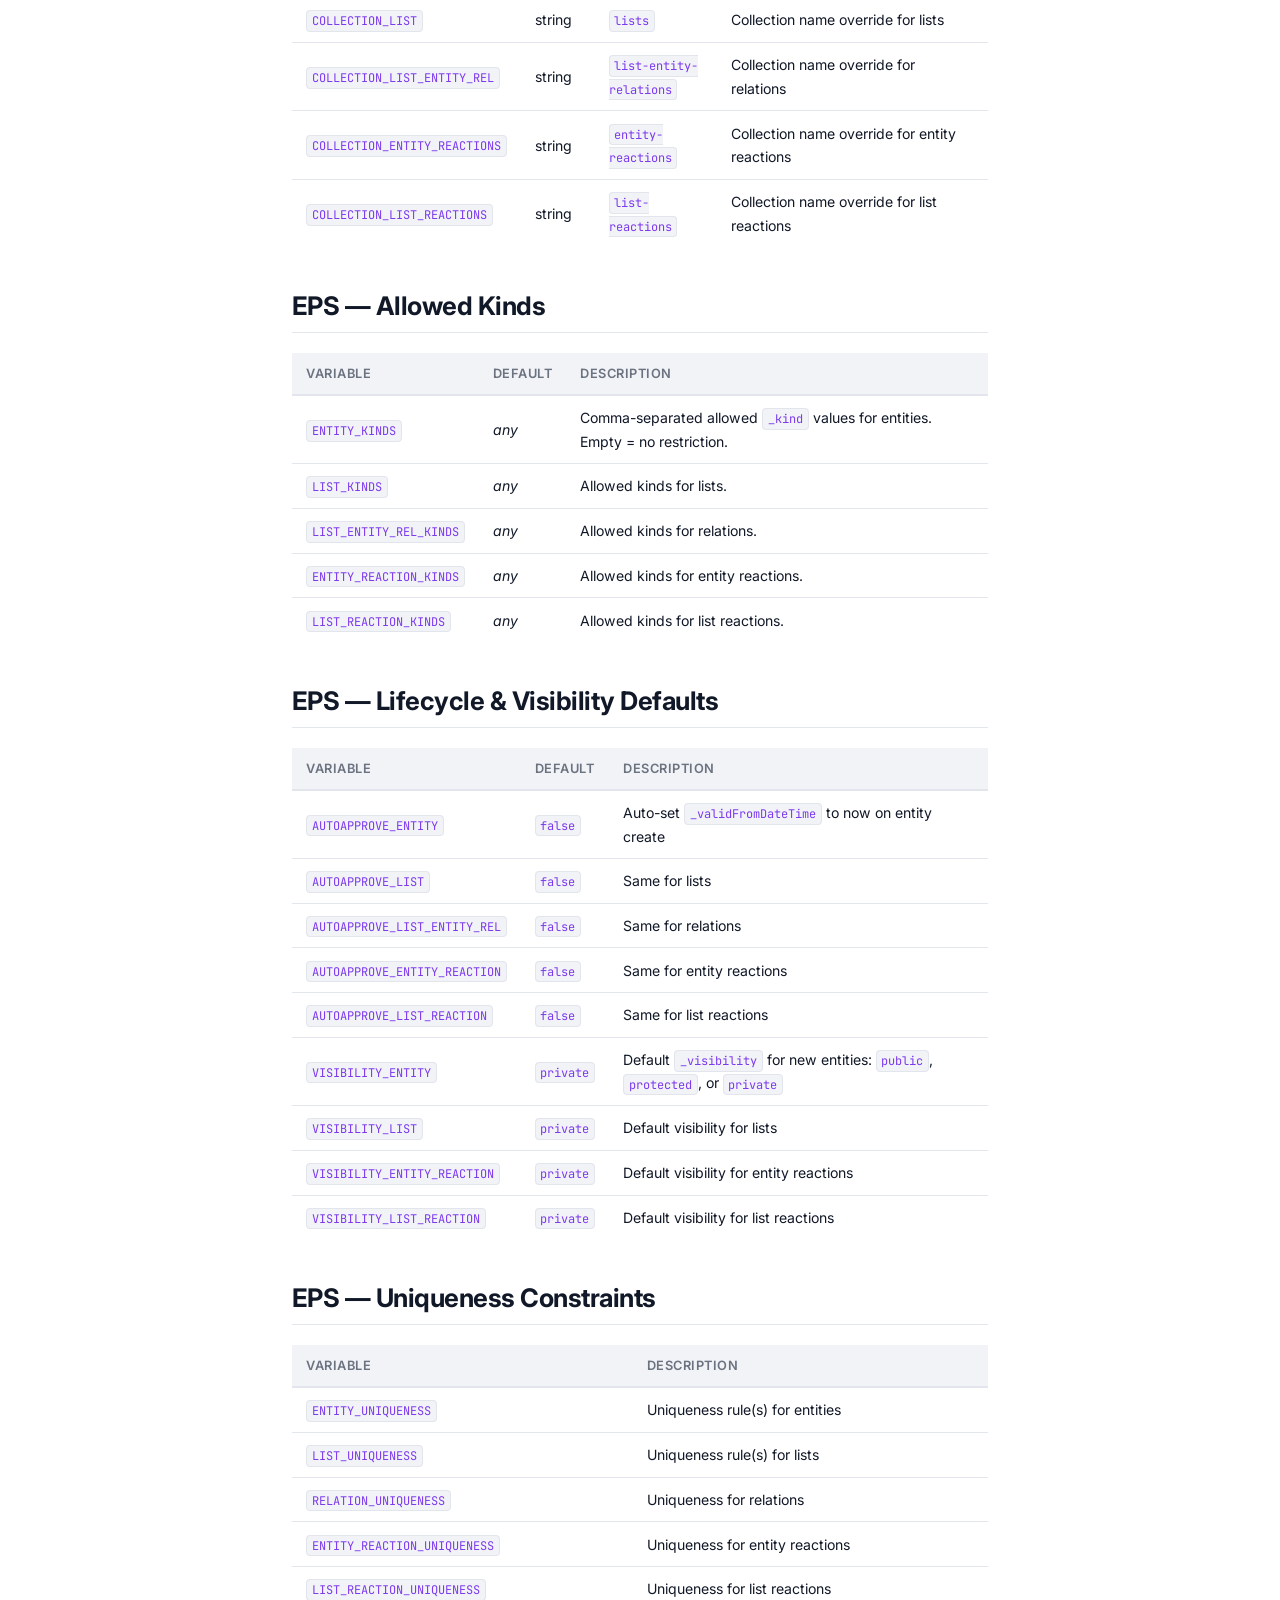
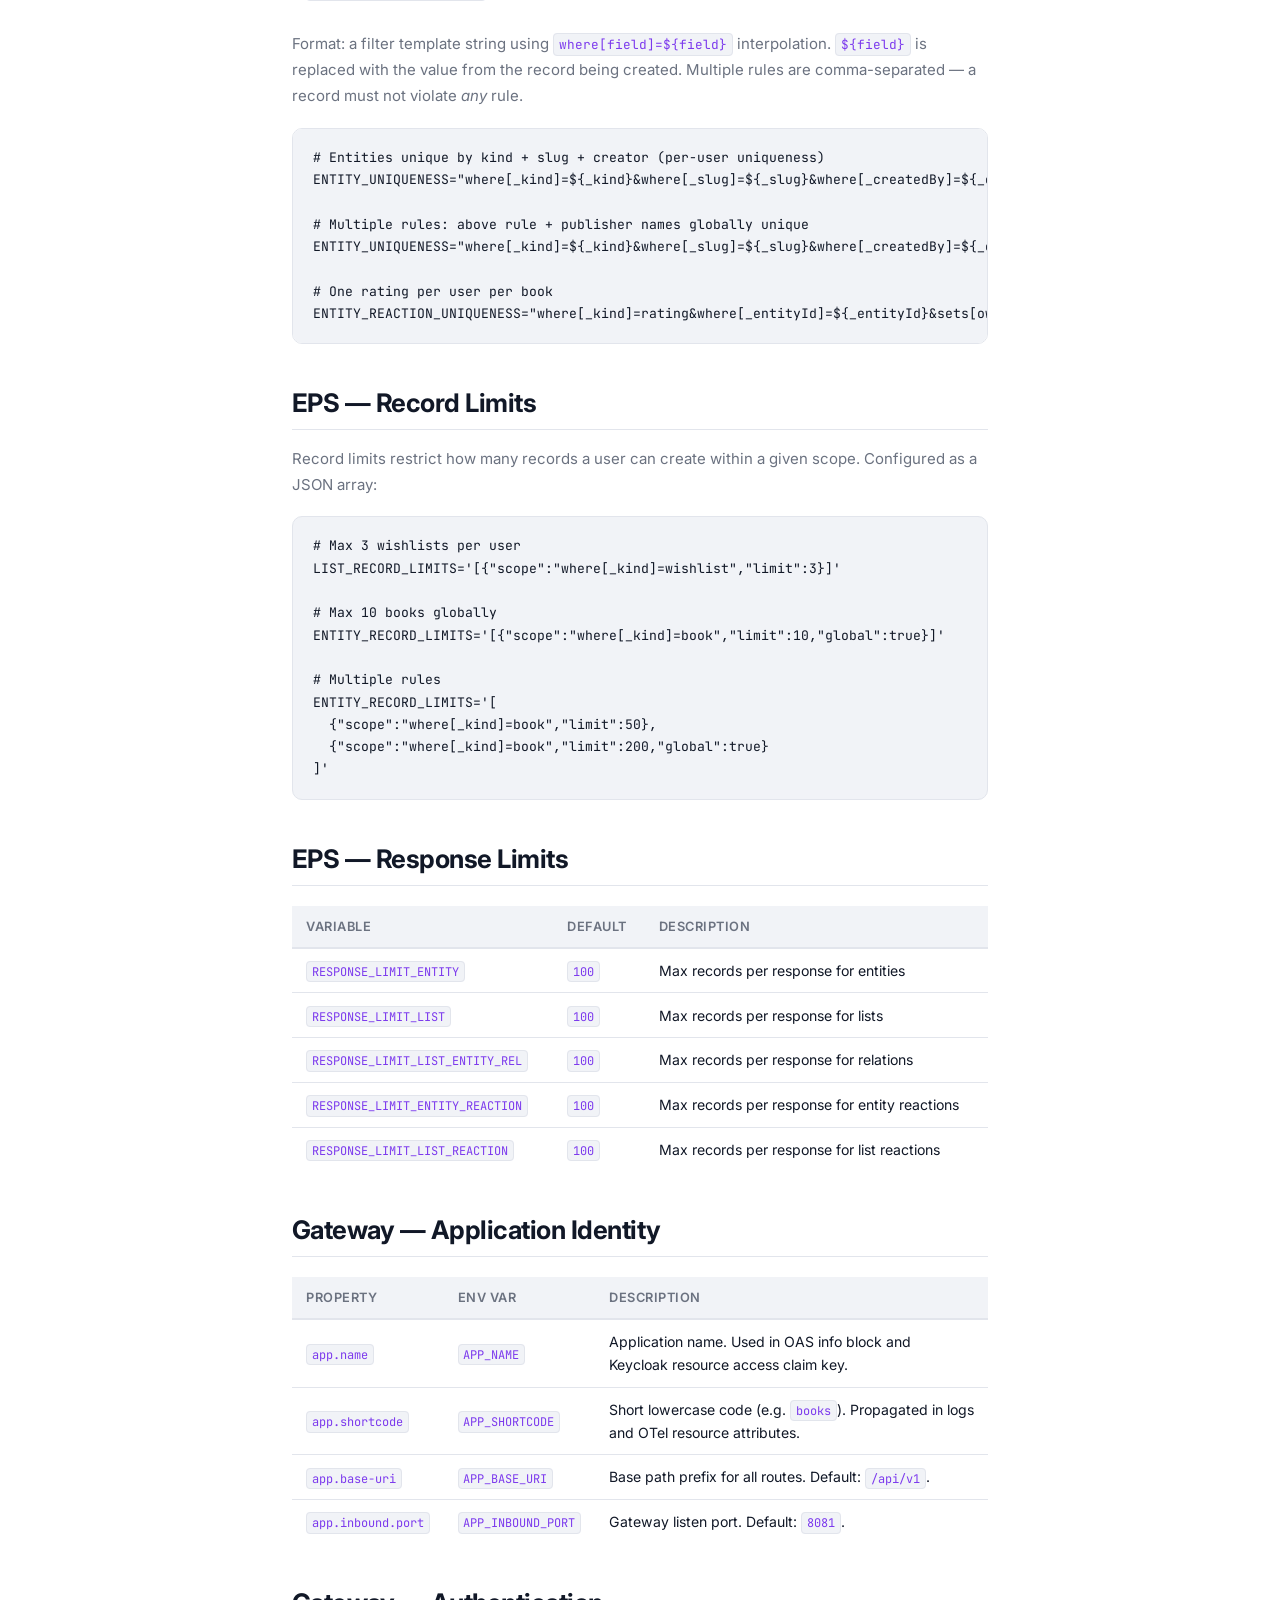
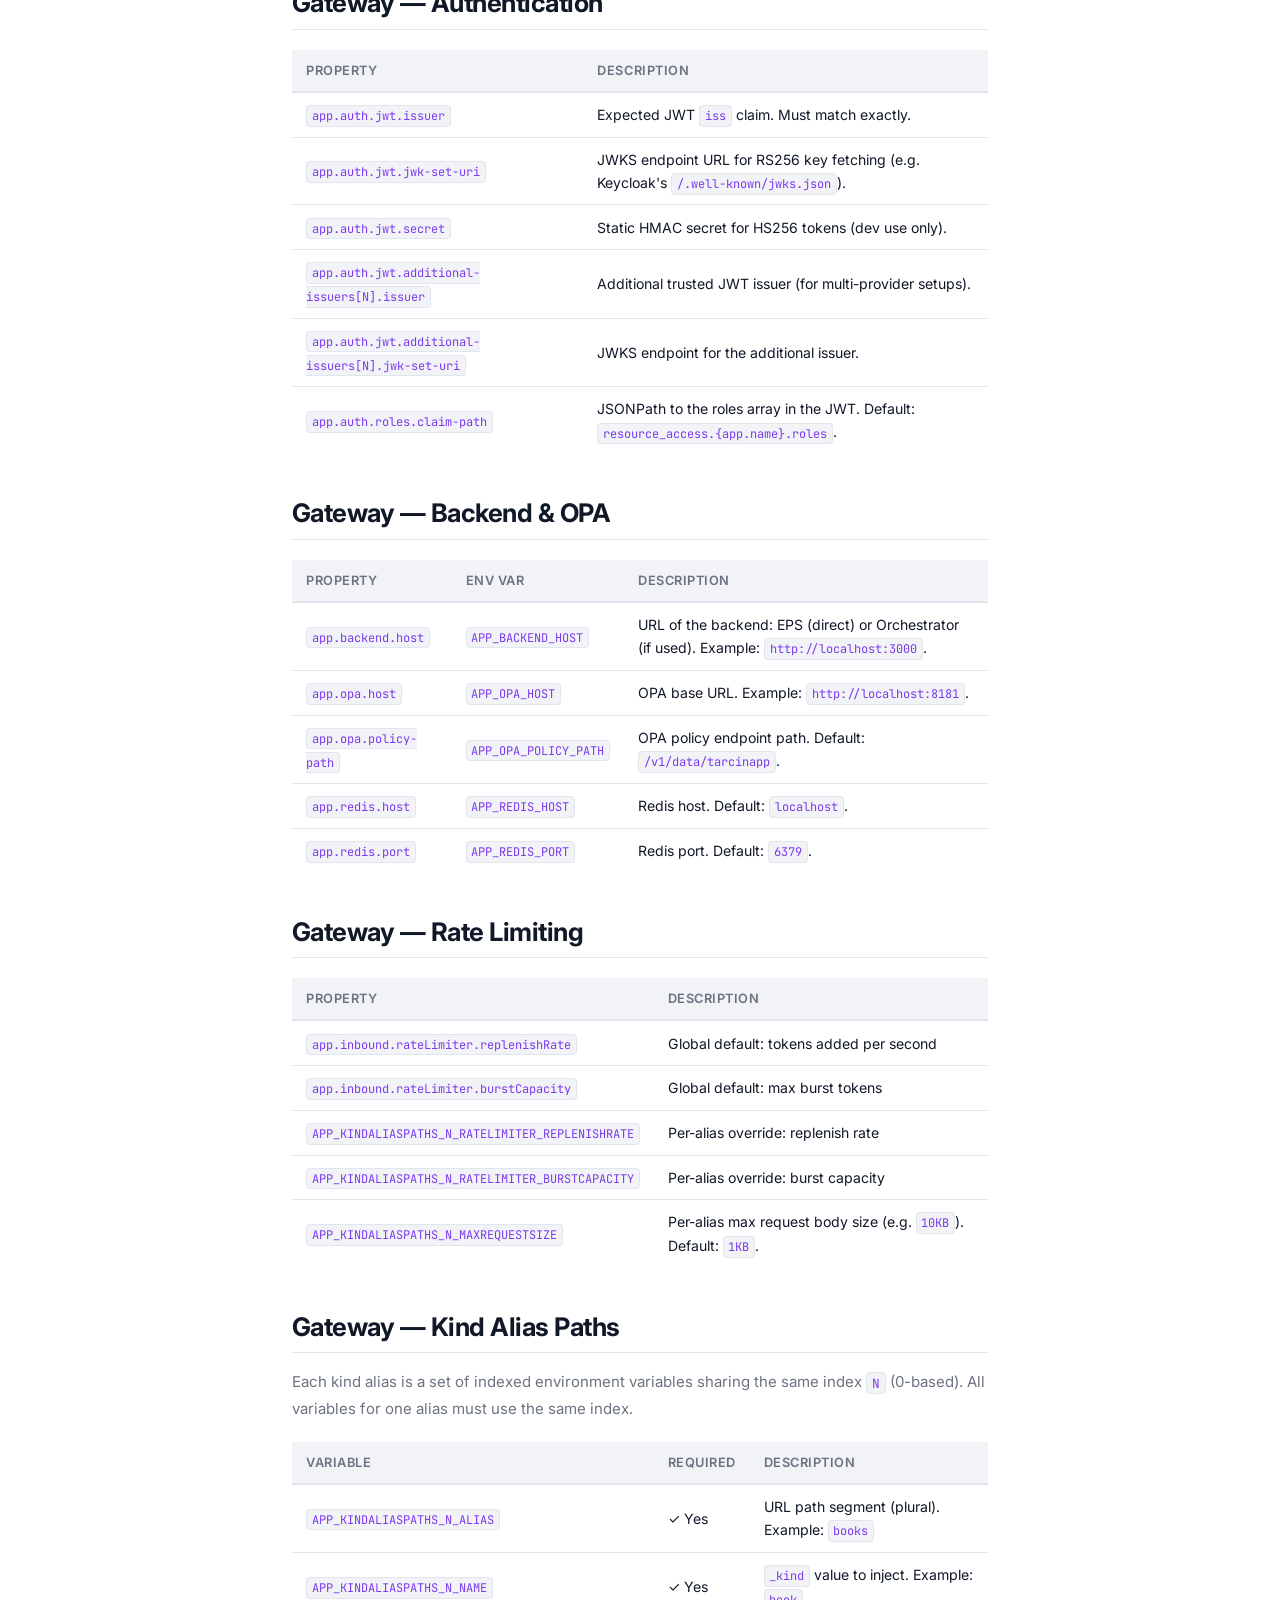
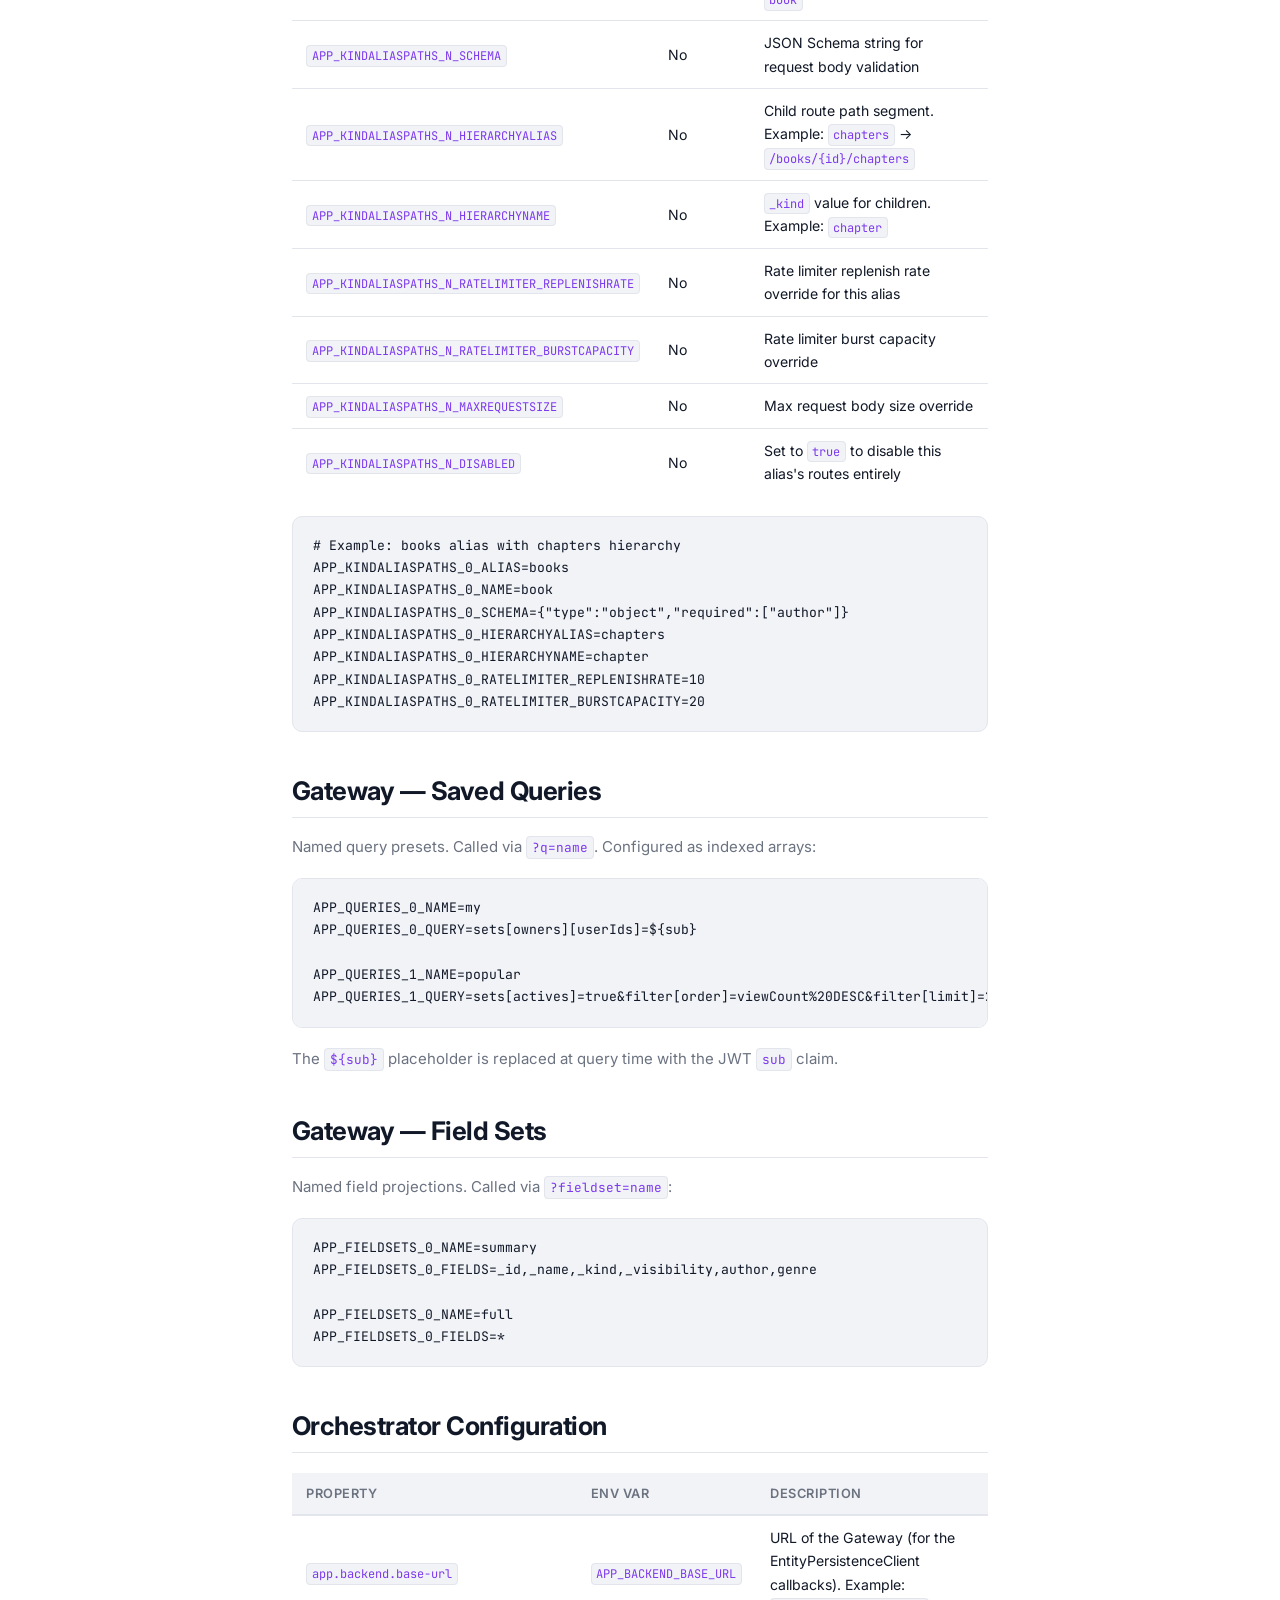
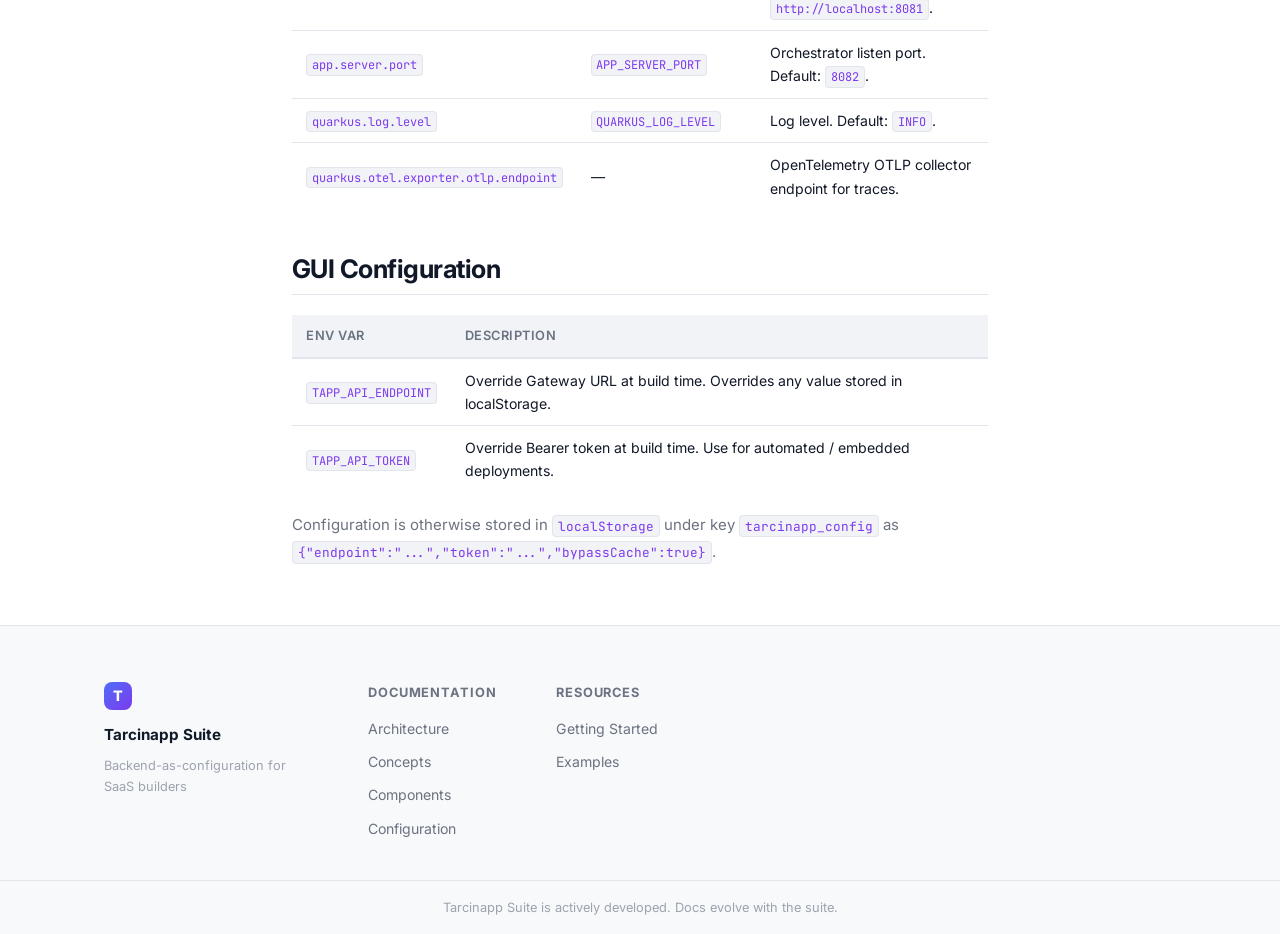
<file: docs/configuration.html>
<!DOCTYPE html>
<html lang="en" data-theme="light">
<head>
  <meta charset="UTF-8" />
  <meta name="viewport" content="width=device-width, initial-scale=1.0" />
  <title>Configuration Reference — Tarcinapp Suite</title>
  <link rel="preconnect" href="https://fonts.googleapis.com" />
  <link rel="preconnect" href="https://fonts.gstatic.com" crossorigin />
  <link href="https://fonts.googleapis.com/css2?family=Inter:wght@300;400;500;600;700&family=JetBrains+Mono:wght@400;500&display=swap" rel="stylesheet" />
  <link rel="stylesheet" href="assets/style.css" />
</head>
<body>

<nav class="nav">
  <div class="nav-inner">
    <a href="index.html" class="nav-logo">
      <span class="logo-mark">T</span>
      <span class="logo-text">arcinapp<span class="logo-suite"> Suite</span></span>
    </a>
    <ul class="nav-links">
      <li><a href="architecture.html">Architecture</a></li>
      <li><a href="concepts.html">Concepts</a></li>
      <li><a href="components.html">Components</a></li>
      <li class="has-dropdown">
        <a href="resources.html">Resources ▾</a>
        <ul class="dropdown">
          <li><a href="getting-started.html">Getting Started</a></li>
          <li><a href="examples.html">Examples</a></li>
          <li><a href="configuration.html">Configuration Reference</a></li>
        </ul>
      </li>
    </ul>
    <div class="nav-actions">
      <button class="theme-toggle" id="themeToggle" aria-label="Toggle theme">
        <svg class="icon-sun" xmlns="http://www.w3.org/2000/svg" width="18" height="18" viewBox="0 0 24 24" fill="none" stroke="currentColor" stroke-width="2"><circle cx="12" cy="12" r="5"/><line x1="12" y1="1" x2="12" y2="3"/><line x1="12" y1="21" x2="12" y2="23"/><line x1="4.22" y1="4.22" x2="5.64" y2="5.64"/><line x1="18.36" y1="18.36" x2="19.78" y2="19.78"/><line x1="1" y1="12" x2="3" y2="12"/><line x1="21" y1="12" x2="23" y2="12"/><line x1="4.22" y1="19.78" x2="5.64" y2="18.36"/><line x1="18.36" y1="5.64" x2="19.78" y2="4.22"/></svg>
        <svg class="icon-moon" xmlns="http://www.w3.org/2000/svg" width="18" height="18" viewBox="0 0 24 24" fill="none" stroke="currentColor" stroke-width="2"><path d="M21 12.79A9 9 0 1 1 11.21 3 7 7 0 0 0 21 12.79z"/></svg>
      </button>
      <a href="https://github.com/tarcinapp" class="btn-github" target="_blank" rel="noopener">
        <svg xmlns="http://www.w3.org/2000/svg" width="16" height="16" viewBox="0 0 24 24" fill="currentColor"><path d="M12 0C5.374 0 0 5.373 0 12c0 5.302 3.438 9.8 8.207 11.387.599.111.793-.261.793-.577v-2.234c-3.338.726-4.033-1.416-4.033-1.416-.546-1.387-1.333-1.756-1.333-1.756-1.089-.745.083-.729.083-.729 1.205.084 1.839 1.237 1.839 1.237 1.07 1.834 2.807 1.304 3.492.997.107-.775.418-1.305.762-1.604-2.665-.305-5.467-1.334-5.467-5.931 0-1.311.469-2.381 1.236-3.221-.124-.303-.535-1.524.117-3.176 0 0 1.008-.322 3.301 1.23A11.509 11.509 0 0 1 12 5.803c1.02.005 2.047.138 3.006.404 2.291-1.552 3.297-1.23 3.297-1.23.653 1.653.242 2.874.118 3.176.77.84 1.235 1.911 1.235 3.221 0 4.609-2.807 5.624-5.479 5.921.43.372.823 1.102.823 2.222v3.293c0 .319.192.694.801.576C20.566 21.797 24 17.3 24 12c0-6.627-5.373-12-12-12z"/></svg>
        GitHub
      </a>
    </div>
  </div>
</nav>

<div class="doc-layout">
  <aside class="doc-sidebar">
    <span class="doc-sidebar-title">EPS</span>
    <a href="#eps-server">Server</a>
    <a href="#eps-database">Database</a>
    <a href="#eps-kinds">Allowed Kinds</a>
    <a href="#eps-lifecycle">Lifecycle</a>
    <a href="#eps-uniqueness">Uniqueness</a>
    <a href="#eps-limits">Record Limits</a>
    <a href="#eps-response">Response Limits</a>
    <span class="doc-sidebar-title">Gateway</span>
    <a href="#gw-app">App Identity</a>
    <a href="#gw-auth">Authentication</a>
    <a href="#gw-backend">Backend &amp; OPA</a>
    <a href="#gw-ratelimit">Rate Limiting</a>
    <a href="#gw-kind-alias">Kind Alias Paths</a>
    <a href="#gw-queries">Saved Queries</a>
    <a href="#gw-fieldsets">Field Sets</a>
    <span class="doc-sidebar-title">Orchestrator</span>
    <a href="#orch-config">Orchestrator Config</a>
    <span class="doc-sidebar-title">GUI</span>
    <a href="#gui-config">GUI Config</a>
  </aside>

  <div class="doc-main">
    <div class="page-header">
      <div class="page-breadcrumb"><a href="index.html">Home</a> / <a href="resources.html">Resources</a> / Configuration Reference</div>
          <h1>Configuration Reference</h1>
          <p>All environment variables and configuration keys for every Tarcinapp component.</p>
    </div>

  <main class="doc-content prose">

    <div class="callout">
      <p><strong>Naming conventions:</strong> EPS uses <code>UPPER_SNAKE_CASE</code> env vars directly. Gateway uses Spring Boot property style: <code>app.some.thing</code> → env var <code>APP_SOME_THING</code>. Indexed arrays: <code>APP_KINDALIASPATHS_0_ALIAS=books</code>. Orchestrator uses MicroProfile Config: <code>property.key</code> → <code>PROPERTY_KEY</code>.</p>
    </div>

    <!-- ── EPS ────────────────────────────────────────────────────────────── -->
    <h2 id="eps-server">EPS — Server</h2>
    <table>
      <thead><tr><th>Variable</th><th>Type</th><th>Default</th><th>Description</th></tr></thead>
      <tbody>
        <tr><td><code>NODE_ENV</code></td><td>string</td><td><code>production</code></td><td>Node environment (<code>development</code>, <code>production</code>, <code>test</code>)</td></tr>
        <tr><td><code>HOST</code></td><td>string</td><td><code>0.0.0.0</code></td><td>Bind address</td></tr>
        <tr><td><code>PORT</code></td><td>integer</td><td><code>3000</code></td><td>HTTP listen port</td></tr>
        <tr><td><code>LOG_LEVEL</code></td><td>string</td><td><code>info</code></td><td>Log level: <code>debug</code>, <code>info</code>, <code>warn</code>, <code>error</code></td></tr>
        <tr><td><code>LOG_FORMAT</code></td><td>string</td><td><code>json</code></td><td><code>json</code> or <code>text</code></td></tr>
        <tr><td><code>REQUEST_ID_HEADER</code></td><td>string</td><td><code>X-Request-ID</code></td><td>Header name for request ID propagation. Must match gateway setting.</td></tr>
      </tbody>
    </table>
    <div class="callout callout-warn">
      <p><strong>Header Alignment:</strong> EPS default is <code>X-Request-ID</code> (capital D). Gateway default is <code>X-Request-Id</code> (lowercase d). These must match — set <code>APP_REQUESTID=X-Request-ID</code> on the gateway or change EPS to match.</p>
    </div>

    <h2 id="eps-database">EPS — Database</h2>
    <table>
      <thead><tr><th>Variable</th><th>Type</th><th>Default</th><th>Description</th></tr></thead>
      <tbody>
        <tr><td><code>MONGODB_URL</code></td><td>string</td><td>—</td><td><strong>Full MongoDB URI.</strong> Takes precedence over individual params. Use for Atlas or <code>mongodb+srv://</code> style.</td></tr>
        <tr><td><code>MONGODB_HOST</code></td><td>string</td><td><code>localhost</code></td><td>Ignored if <code>MONGODB_URL</code> is set</td></tr>
        <tr><td><code>MONGODB_PORT</code></td><td>integer</td><td><code>27017</code></td><td>Ignored if <code>MONGODB_URL</code> is set</td></tr>
        <tr><td><code>MONGODB_DATABASE</code></td><td>string</td><td><code>tarcinapp</code></td><td>Database name</td></tr>
        <tr><td><code>MONGODB_USER</code></td><td>string</td><td>—</td><td>MongoDB username</td></tr>
        <tr><td><code>MONGODB_PASSWORD</code></td><td>string</td><td>—</td><td>MongoDB password</td></tr>
        <tr><td><code>COLLECTION_ENTITY</code></td><td>string</td><td><code>entities</code></td><td>Collection name override for entities</td></tr>
        <tr><td><code>COLLECTION_LIST</code></td><td>string</td><td><code>lists</code></td><td>Collection name override for lists</td></tr>
        <tr><td><code>COLLECTION_LIST_ENTITY_REL</code></td><td>string</td><td><code>list-entity-relations</code></td><td>Collection name override for relations</td></tr>
        <tr><td><code>COLLECTION_ENTITY_REACTIONS</code></td><td>string</td><td><code>entity-reactions</code></td><td>Collection name override for entity reactions</td></tr>
        <tr><td><code>COLLECTION_LIST_REACTIONS</code></td><td>string</td><td><code>list-reactions</code></td><td>Collection name override for list reactions</td></tr>
      </tbody>
    </table>

    <h2 id="eps-kinds">EPS — Allowed Kinds</h2>
    <table>
      <thead><tr><th>Variable</th><th>Default</th><th>Description</th></tr></thead>
      <tbody>
        <tr><td><code>ENTITY_KINDS</code></td><td><em>any</em></td><td>Comma-separated allowed <code>_kind</code> values for entities. Empty = no restriction.</td></tr>
        <tr><td><code>LIST_KINDS</code></td><td><em>any</em></td><td>Allowed kinds for lists.</td></tr>
        <tr><td><code>LIST_ENTITY_REL_KINDS</code></td><td><em>any</em></td><td>Allowed kinds for relations.</td></tr>
        <tr><td><code>ENTITY_REACTION_KINDS</code></td><td><em>any</em></td><td>Allowed kinds for entity reactions.</td></tr>
        <tr><td><code>LIST_REACTION_KINDS</code></td><td><em>any</em></td><td>Allowed kinds for list reactions.</td></tr>
      </tbody>
    </table>

    <h2 id="eps-lifecycle">EPS — Lifecycle &amp; Visibility Defaults</h2>
    <table>
      <thead><tr><th>Variable</th><th>Default</th><th>Description</th></tr></thead>
      <tbody>
        <tr><td><code>AUTOAPPROVE_ENTITY</code></td><td><code>false</code></td><td>Auto-set <code>_validFromDateTime</code> to now on entity create</td></tr>
        <tr><td><code>AUTOAPPROVE_LIST</code></td><td><code>false</code></td><td>Same for lists</td></tr>
        <tr><td><code>AUTOAPPROVE_LIST_ENTITY_REL</code></td><td><code>false</code></td><td>Same for relations</td></tr>
        <tr><td><code>AUTOAPPROVE_ENTITY_REACTION</code></td><td><code>false</code></td><td>Same for entity reactions</td></tr>
        <tr><td><code>AUTOAPPROVE_LIST_REACTION</code></td><td><code>false</code></td><td>Same for list reactions</td></tr>
        <tr><td><code>VISIBILITY_ENTITY</code></td><td><code>private</code></td><td>Default <code>_visibility</code> for new entities: <code>public</code>, <code>protected</code>, or <code>private</code></td></tr>
        <tr><td><code>VISIBILITY_LIST</code></td><td><code>private</code></td><td>Default visibility for lists</td></tr>
        <tr><td><code>VISIBILITY_ENTITY_REACTION</code></td><td><code>private</code></td><td>Default visibility for entity reactions</td></tr>
        <tr><td><code>VISIBILITY_LIST_REACTION</code></td><td><code>private</code></td><td>Default visibility for list reactions</td></tr>
      </tbody>
    </table>

    <h2 id="eps-uniqueness">EPS — Uniqueness Constraints</h2>
    <table>
      <thead><tr><th>Variable</th><th>Description</th></tr></thead>
      <tbody>
        <tr><td><code>ENTITY_UNIQUENESS</code></td><td>Uniqueness rule(s) for entities</td></tr>
        <tr><td><code>LIST_UNIQUENESS</code></td><td>Uniqueness rule(s) for lists</td></tr>
        <tr><td><code>RELATION_UNIQUENESS</code></td><td>Uniqueness for relations</td></tr>
        <tr><td><code>ENTITY_REACTION_UNIQUENESS</code></td><td>Uniqueness for entity reactions</td></tr>
        <tr><td><code>LIST_REACTION_UNIQUENESS</code></td><td>Uniqueness for list reactions</td></tr>
      </tbody>
    </table>
    <p>Format: a filter template string using <code>where[field]=${field}</code> interpolation. <code>${field}</code> is replaced with the value from the record being created. Multiple rules are comma-separated — a record must not violate <em>any</em> rule.</p>
    <pre><code># Entities unique by kind + slug + creator (per-user uniqueness)
ENTITY_UNIQUENESS="where[_kind]=${_kind}&where[_slug]=${_slug}&where[_createdBy]=${_createdBy}"

# Multiple rules: above rule + publisher names globally unique
ENTITY_UNIQUENESS="where[_kind]=${_kind}&where[_slug]=${_slug}&where[_createdBy]=${_createdBy},where[_kind]=publisher&where[_slug]=${_slug}"

# One rating per user per book
ENTITY_REACTION_UNIQUENESS="where[_kind]=rating&where[_entityId]=${_entityId}&sets[owners][userIds]=${_createdBy}"</code></pre>

    <h2 id="eps-limits">EPS — Record Limits</h2>
    <p>Record limits restrict how many records a user can create within a given scope. Configured as a JSON array:</p>
    <pre><code># Max 3 wishlists per user
LIST_RECORD_LIMITS='[{"scope":"where[_kind]=wishlist","limit":3}]'

# Max 10 books globally
ENTITY_RECORD_LIMITS='[{"scope":"where[_kind]=book","limit":10,"global":true}]'

# Multiple rules
ENTITY_RECORD_LIMITS='[
  {"scope":"where[_kind]=book","limit":50},
  {"scope":"where[_kind]=book","limit":200,"global":true}
]'</code></pre>

    <h2 id="eps-response">EPS — Response Limits</h2>
    <table>
      <thead><tr><th>Variable</th><th>Default</th><th>Description</th></tr></thead>
      <tbody>
        <tr><td><code>RESPONSE_LIMIT_ENTITY</code></td><td><code>100</code></td><td>Max records per response for entities</td></tr>
        <tr><td><code>RESPONSE_LIMIT_LIST</code></td><td><code>100</code></td><td>Max records per response for lists</td></tr>
        <tr><td><code>RESPONSE_LIMIT_LIST_ENTITY_REL</code></td><td><code>100</code></td><td>Max records per response for relations</td></tr>
        <tr><td><code>RESPONSE_LIMIT_ENTITY_REACTION</code></td><td><code>100</code></td><td>Max records per response for entity reactions</td></tr>
        <tr><td><code>RESPONSE_LIMIT_LIST_REACTION</code></td><td><code>100</code></td><td>Max records per response for list reactions</td></tr>
      </tbody>
    </table>

    <!-- ── GATEWAY ────────────────────────────────────────────────────────── -->
    <h2 id="gw-app">Gateway — Application Identity</h2>
    <table>
      <thead><tr><th>Property</th><th>Env Var</th><th>Description</th></tr></thead>
      <tbody>
        <tr><td><code>app.name</code></td><td><code>APP_NAME</code></td><td>Application name. Used in OAS info block and Keycloak resource access claim key.</td></tr>
        <tr><td><code>app.shortcode</code></td><td><code>APP_SHORTCODE</code></td><td>Short lowercase code (e.g. <code>books</code>). Propagated in logs and OTel resource attributes.</td></tr>
        <tr><td><code>app.base-uri</code></td><td><code>APP_BASE_URI</code></td><td>Base path prefix for all routes. Default: <code>/api/v1</code>.</td></tr>
        <tr><td><code>app.inbound.port</code></td><td><code>APP_INBOUND_PORT</code></td><td>Gateway listen port. Default: <code>8081</code>.</td></tr>
      </tbody>
    </table>

    <h2 id="gw-auth">Gateway — Authentication</h2>
    <table>
      <thead><tr><th>Property</th><th>Description</th></tr></thead>
      <tbody>
        <tr><td><code>app.auth.jwt.issuer</code></td><td>Expected JWT <code>iss</code> claim. Must match exactly.</td></tr>
        <tr><td><code>app.auth.jwt.jwk-set-uri</code></td><td>JWKS endpoint URL for RS256 key fetching (e.g. Keycloak's <code>/.well-known/jwks.json</code>).</td></tr>
        <tr><td><code>app.auth.jwt.secret</code></td><td>Static HMAC secret for HS256 tokens (dev use only).</td></tr>
        <tr><td><code>app.auth.jwt.additional-issuers[N].issuer</code></td><td>Additional trusted JWT issuer (for multi-provider setups).</td></tr>
        <tr><td><code>app.auth.jwt.additional-issuers[N].jwk-set-uri</code></td><td>JWKS endpoint for the additional issuer.</td></tr>
        <tr><td><code>app.auth.roles.claim-path</code></td><td>JSONPath to the roles array in the JWT. Default: <code>resource_access.{app.name}.roles</code>.</td></tr>
      </tbody>
    </table>

    <h2 id="gw-backend">Gateway — Backend &amp; OPA</h2>
    <table>
      <thead><tr><th>Property</th><th>Env Var</th><th>Description</th></tr></thead>
      <tbody>
        <tr><td><code>app.backend.host</code></td><td><code>APP_BACKEND_HOST</code></td><td>URL of the backend: EPS (direct) or Orchestrator (if used). Example: <code>http://localhost:3000</code>.</td></tr>
        <tr><td><code>app.opa.host</code></td><td><code>APP_OPA_HOST</code></td><td>OPA base URL. Example: <code>http://localhost:8181</code>.</td></tr>
        <tr><td><code>app.opa.policy-path</code></td><td><code>APP_OPA_POLICY_PATH</code></td><td>OPA policy endpoint path. Default: <code>/v1/data/tarcinapp</code>.</td></tr>
        <tr><td><code>app.redis.host</code></td><td><code>APP_REDIS_HOST</code></td><td>Redis host. Default: <code>localhost</code>.</td></tr>
        <tr><td><code>app.redis.port</code></td><td><code>APP_REDIS_PORT</code></td><td>Redis port. Default: <code>6379</code>.</td></tr>
      </tbody>
    </table>

    <h2 id="gw-ratelimit">Gateway — Rate Limiting</h2>
    <table>
      <thead><tr><th>Property</th><th>Description</th></tr></thead>
      <tbody>
        <tr><td><code>app.inbound.rateLimiter.replenishRate</code></td><td>Global default: tokens added per second</td></tr>
        <tr><td><code>app.inbound.rateLimiter.burstCapacity</code></td><td>Global default: max burst tokens</td></tr>
        <tr><td><code>APP_KINDALIASPATHS_N_RATELIMITER_REPLENISHRATE</code></td><td>Per-alias override: replenish rate</td></tr>
        <tr><td><code>APP_KINDALIASPATHS_N_RATELIMITER_BURSTCAPACITY</code></td><td>Per-alias override: burst capacity</td></tr>
        <tr><td><code>APP_KINDALIASPATHS_N_MAXREQUESTSIZE</code></td><td>Per-alias max request body size (e.g. <code>10KB</code>). Default: <code>1KB</code>.</td></tr>
      </tbody>
    </table>

    <h2 id="gw-kind-alias">Gateway — Kind Alias Paths</h2>
    <p>Each kind alias is a set of indexed environment variables sharing the same index <code>N</code> (0-based). All variables for one alias must use the same index.</p>
    <table>
      <thead><tr><th>Variable</th><th>Required</th><th>Description</th></tr></thead>
      <tbody>
        <tr><td><code>APP_KINDALIASPATHS_N_ALIAS</code></td><td>✓ Yes</td><td>URL path segment (plural). Example: <code>books</code></td></tr>
        <tr><td><code>APP_KINDALIASPATHS_N_NAME</code></td><td>✓ Yes</td><td><code>_kind</code> value to inject. Example: <code>book</code></td></tr>
        <tr><td><code>APP_KINDALIASPATHS_N_SCHEMA</code></td><td>No</td><td>JSON Schema string for request body validation</td></tr>
        <tr><td><code>APP_KINDALIASPATHS_N_HIERARCHYALIAS</code></td><td>No</td><td>Child route path segment. Example: <code>chapters</code> → <code>/books/{id}/chapters</code></td></tr>
        <tr><td><code>APP_KINDALIASPATHS_N_HIERARCHYNAME</code></td><td>No</td><td><code>_kind</code> value for children. Example: <code>chapter</code></td></tr>
        <tr><td><code>APP_KINDALIASPATHS_N_RATELIMITER_REPLENISHRATE</code></td><td>No</td><td>Rate limiter replenish rate override for this alias</td></tr>
        <tr><td><code>APP_KINDALIASPATHS_N_RATELIMITER_BURSTCAPACITY</code></td><td>No</td><td>Rate limiter burst capacity override</td></tr>
        <tr><td><code>APP_KINDALIASPATHS_N_MAXREQUESTSIZE</code></td><td>No</td><td>Max request body size override</td></tr>
        <tr><td><code>APP_KINDALIASPATHS_N_DISABLED</code></td><td>No</td><td>Set to <code>true</code> to disable this alias's routes entirely</td></tr>
      </tbody>
    </table>
    <pre><code># Example: books alias with chapters hierarchy
APP_KINDALIASPATHS_0_ALIAS=books
APP_KINDALIASPATHS_0_NAME=book
APP_KINDALIASPATHS_0_SCHEMA={"type":"object","required":["author"]}
APP_KINDALIASPATHS_0_HIERARCHYALIAS=chapters
APP_KINDALIASPATHS_0_HIERARCHYNAME=chapter
APP_KINDALIASPATHS_0_RATELIMITER_REPLENISHRATE=10
APP_KINDALIASPATHS_0_RATELIMITER_BURSTCAPACITY=20</code></pre>

    <h2 id="gw-queries">Gateway — Saved Queries</h2>
    <p>Named query presets. Called via <code>?q=name</code>. Configured as indexed arrays:</p>
    <pre><code>APP_QUERIES_0_NAME=my
APP_QUERIES_0_QUERY=sets[owners][userIds]=${sub}

APP_QUERIES_1_NAME=popular
APP_QUERIES_1_QUERY=sets[actives]=true&filter[order]=viewCount%20DESC&filter[limit]=20</code></pre>
    <p>The <code>${sub}</code> placeholder is replaced at query time with the JWT <code>sub</code> claim.</p>

    <h2 id="gw-fieldsets">Gateway — Field Sets</h2>
    <p>Named field projections. Called via <code>?fieldset=name</code>:</p>
    <pre><code>APP_FIELDSETS_0_NAME=summary
APP_FIELDSETS_0_FIELDS=_id,_name,_kind,_visibility,author,genre

APP_FIELDSETS_0_NAME=full
APP_FIELDSETS_0_FIELDS=*</code></pre>

    <!-- ── ORCHESTRATOR ────────────────────────────────────────────────────── -->
    <h2 id="orch-config">Orchestrator Configuration</h2>
    <table>
      <thead><tr><th>Property</th><th>Env Var</th><th>Description</th></tr></thead>
      <tbody>
        <tr><td><code>app.backend.base-url</code></td><td><code>APP_BACKEND_BASE_URL</code></td><td>URL of the Gateway (for the EntityPersistenceClient callbacks). Example: <code>http://localhost:8081</code>.</td></tr>
        <tr><td><code>app.server.port</code></td><td><code>APP_SERVER_PORT</code></td><td>Orchestrator listen port. Default: <code>8082</code>.</td></tr>
        <tr><td><code>quarkus.log.level</code></td><td><code>QUARKUS_LOG_LEVEL</code></td><td>Log level. Default: <code>INFO</code>.</td></tr>
        <tr><td><code>quarkus.otel.exporter.otlp.endpoint</code></td><td>—</td><td>OpenTelemetry OTLP collector endpoint for traces.</td></tr>
      </tbody>
    </table>

    <!-- ── GUI ────────────────────────────────────────────────────────────── -->
    <h2 id="gui-config">GUI Configuration</h2>
    <table>
      <thead><tr><th>Env Var</th><th>Description</th></tr></thead>
      <tbody>
        <tr><td><code>TAPP_API_ENDPOINT</code></td><td>Override Gateway URL at build time. Overrides any value stored in localStorage.</td></tr>
        <tr><td><code>TAPP_API_TOKEN</code></td><td>Override Bearer token at build time. Use for automated / embedded deployments.</td></tr>
      </tbody>
    </table>
    <p>Configuration is otherwise stored in <code>localStorage</code> under key <code>tarcinapp_config</code> as <code>{"endpoint":"...","token":"...","bypassCache":true}</code>.</p>

  </main>
  </div><!-- /.doc-main -->
</div><!-- /.doc-layout -->

<footer class="footer">
  <div class="container footer-inner">
    <div class="footer-brand">
      <span class="logo-mark">T</span>
      <span class="footer-name">Tarcinapp Suite</span>
      <span class="footer-tagline">Backend-as-configuration for SaaS builders</span>
    </div>
    <nav class="footer-nav">
      <div class="footer-col">
        <span class="footer-col-title">Documentation</span>
        <a href="architecture.html">Architecture</a>
        <a href="concepts.html">Concepts</a>
        <a href="components.html">Components</a>
        <a href="configuration.html">Configuration</a>
      </div>
      <div class="footer-col">
        <span class="footer-col-title">Resources</span>
        <a href="getting-started.html">Getting Started</a>
        <a href="examples.html">Examples</a>
      </div>
    </nav>
  </div>
  <div class="footer-bottom">Tarcinapp Suite is actively developed. Docs evolve with the suite.</div>
</footer>

<script src="assets/main.js"></script>
</body>
</html>
</file>
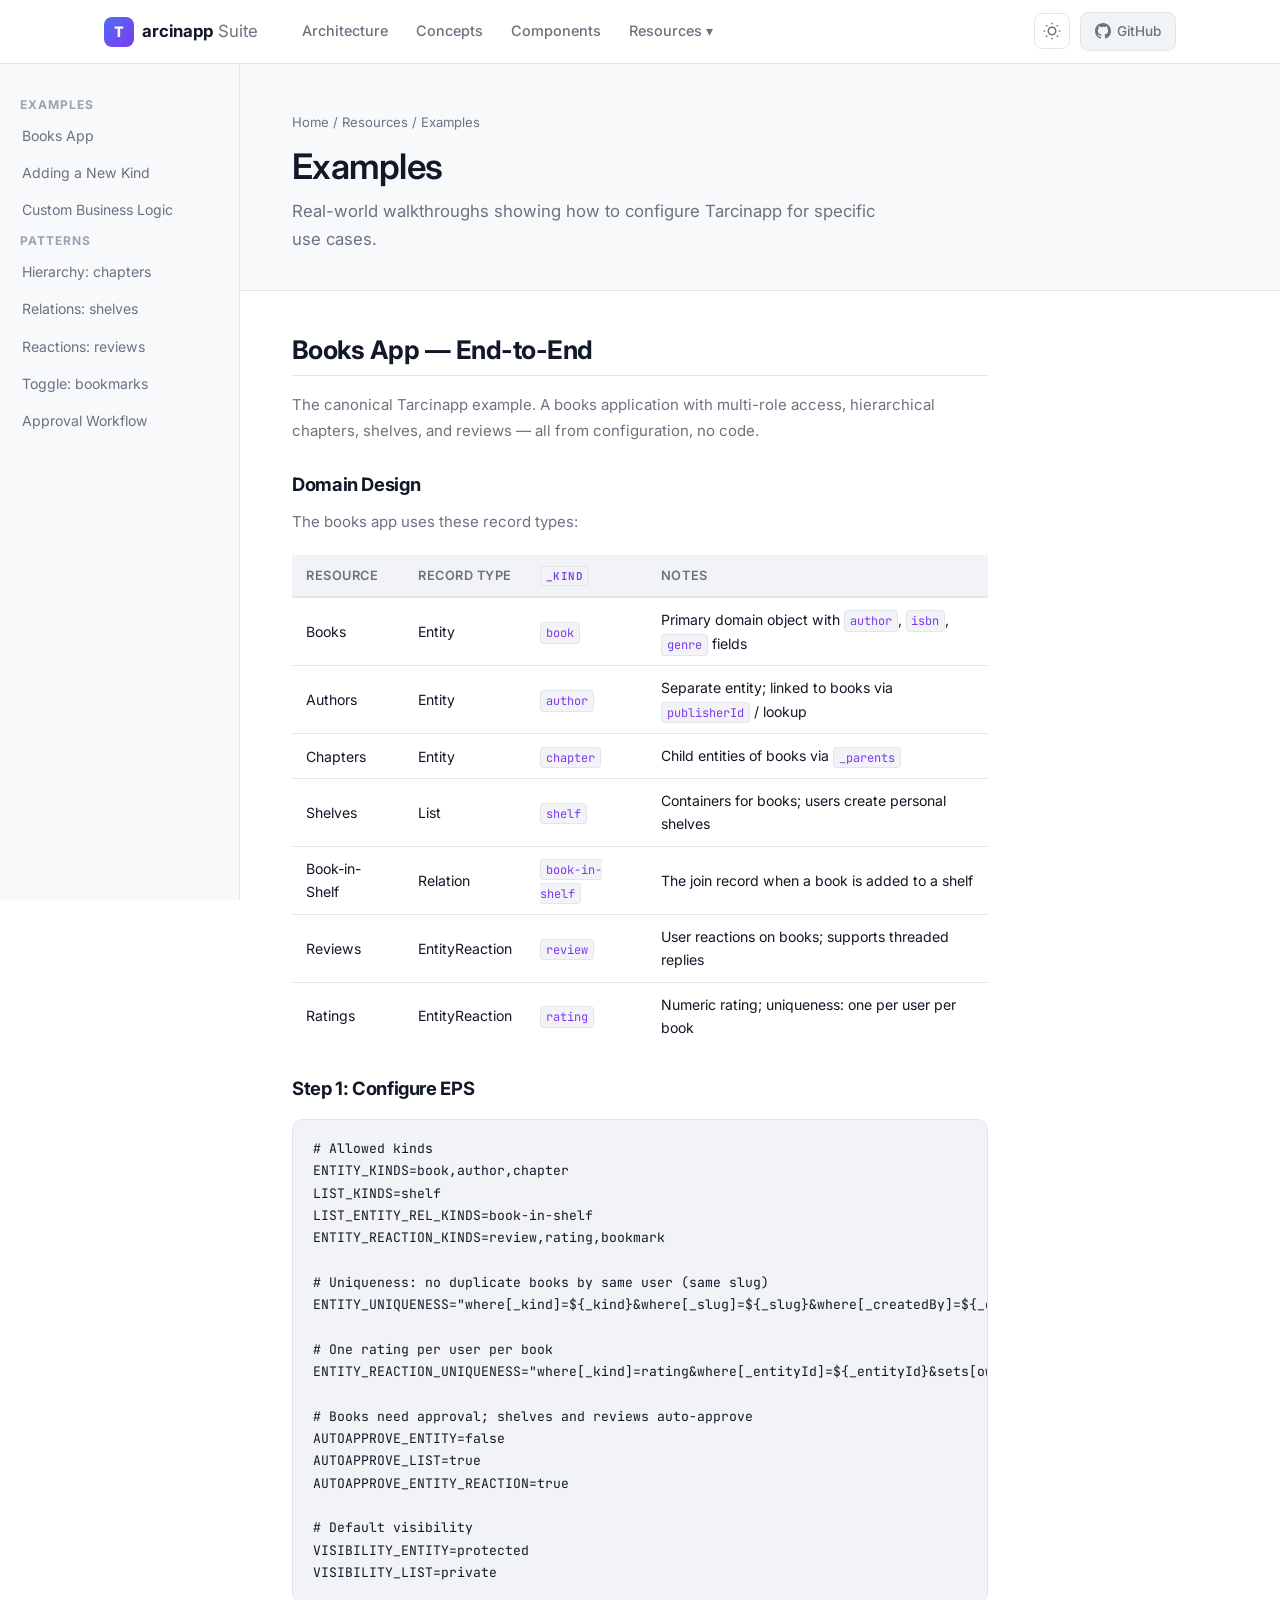
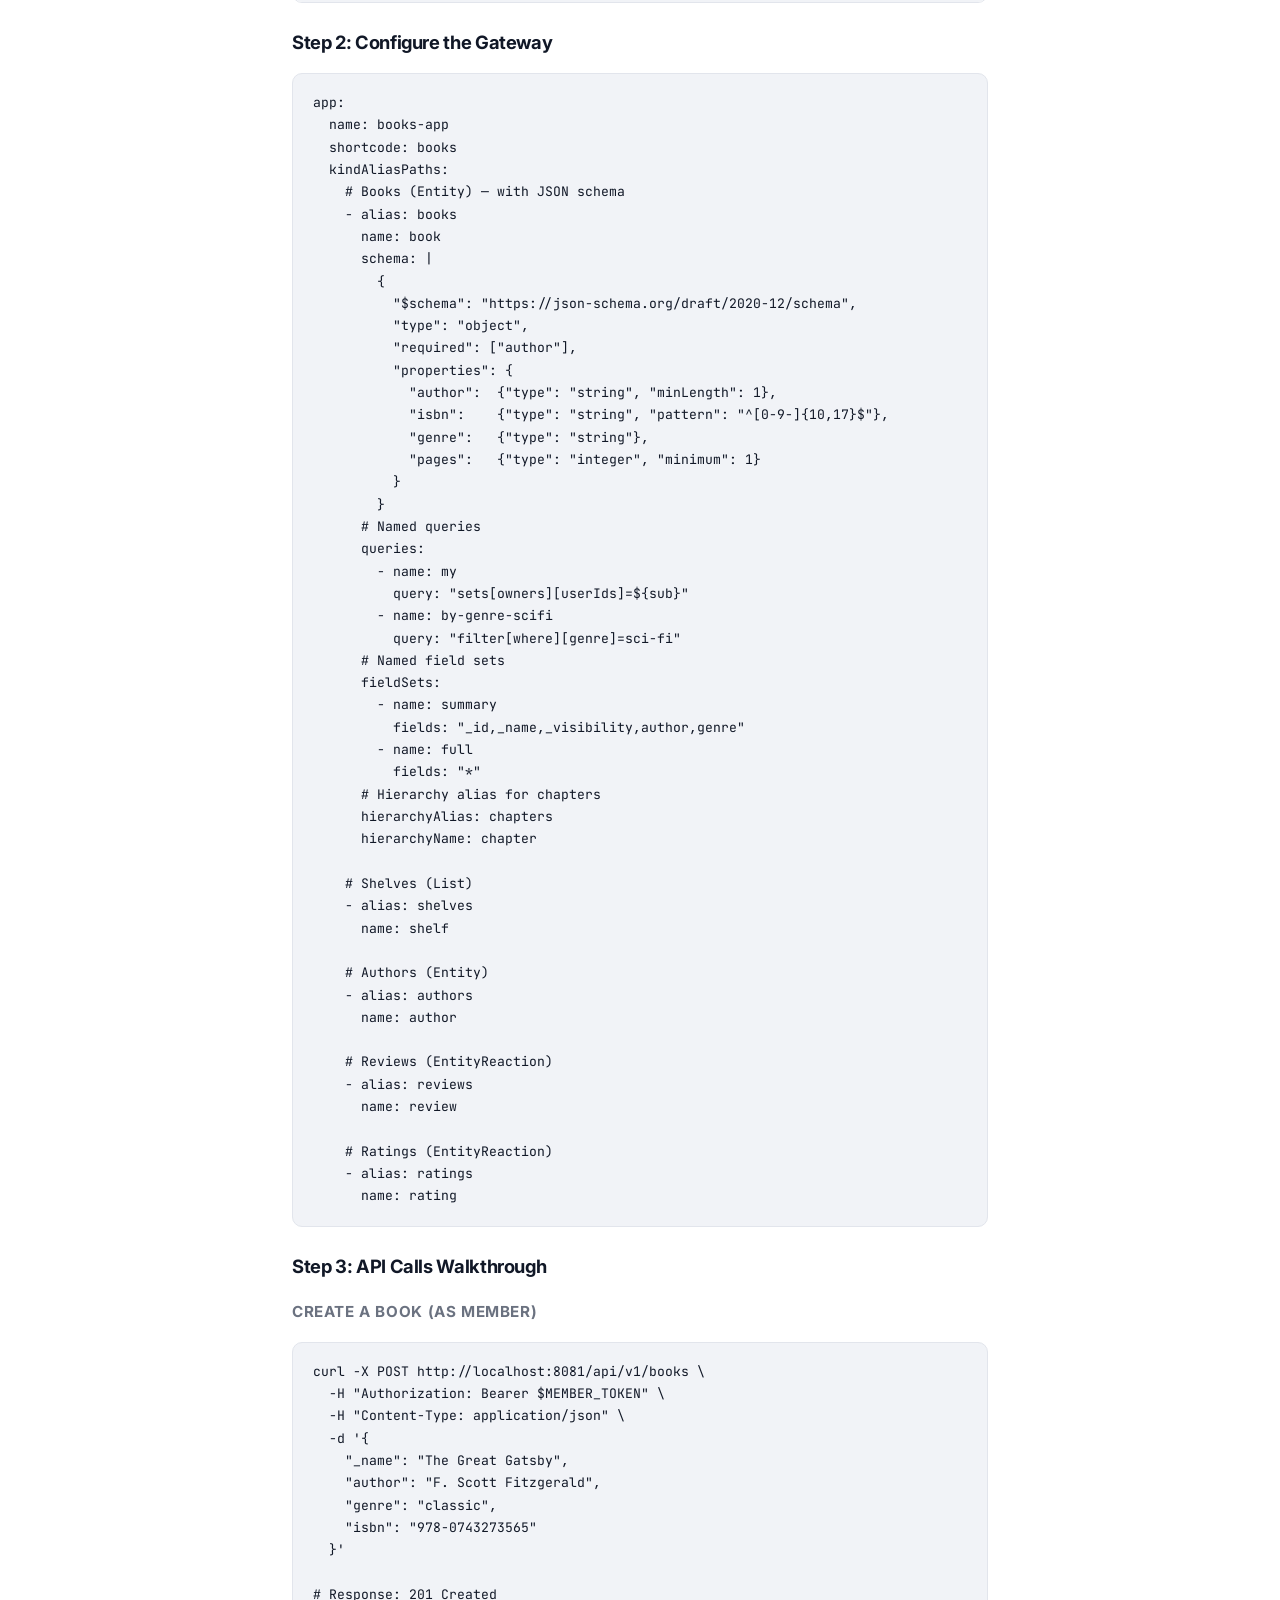
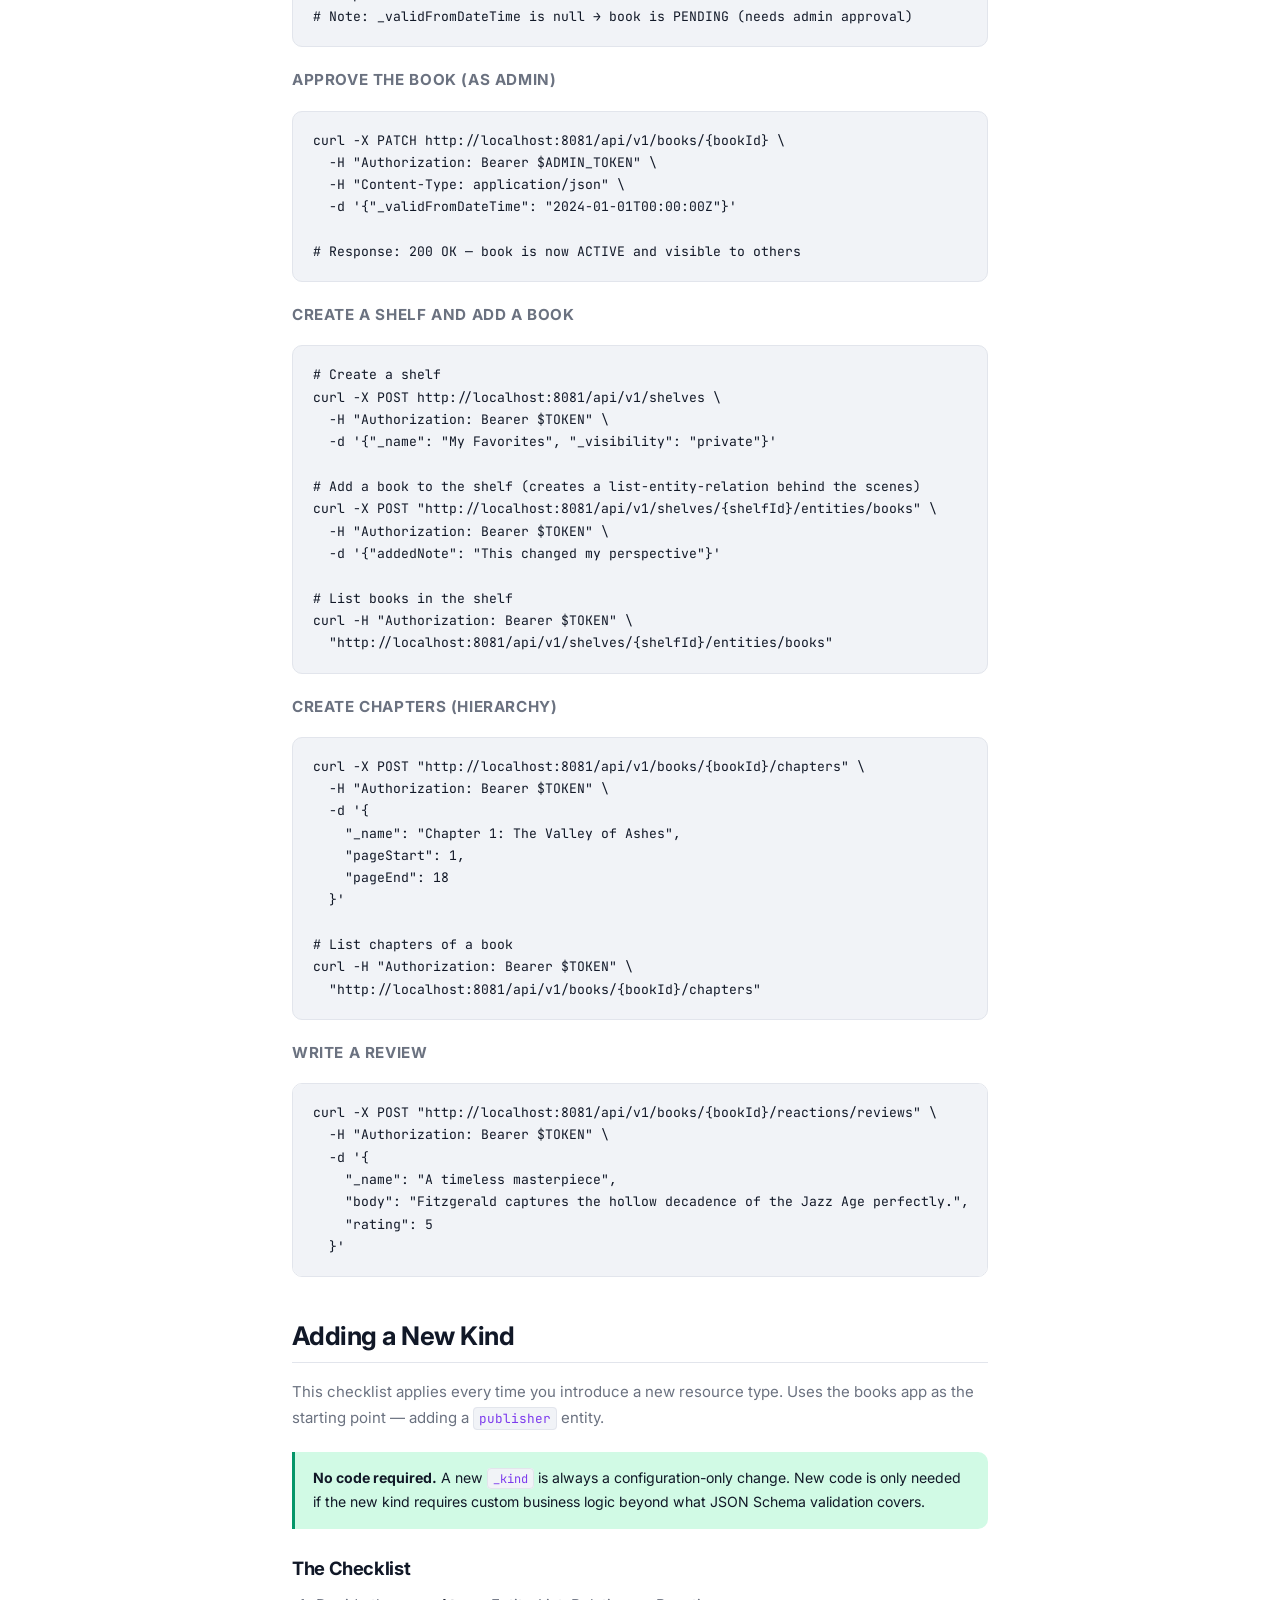
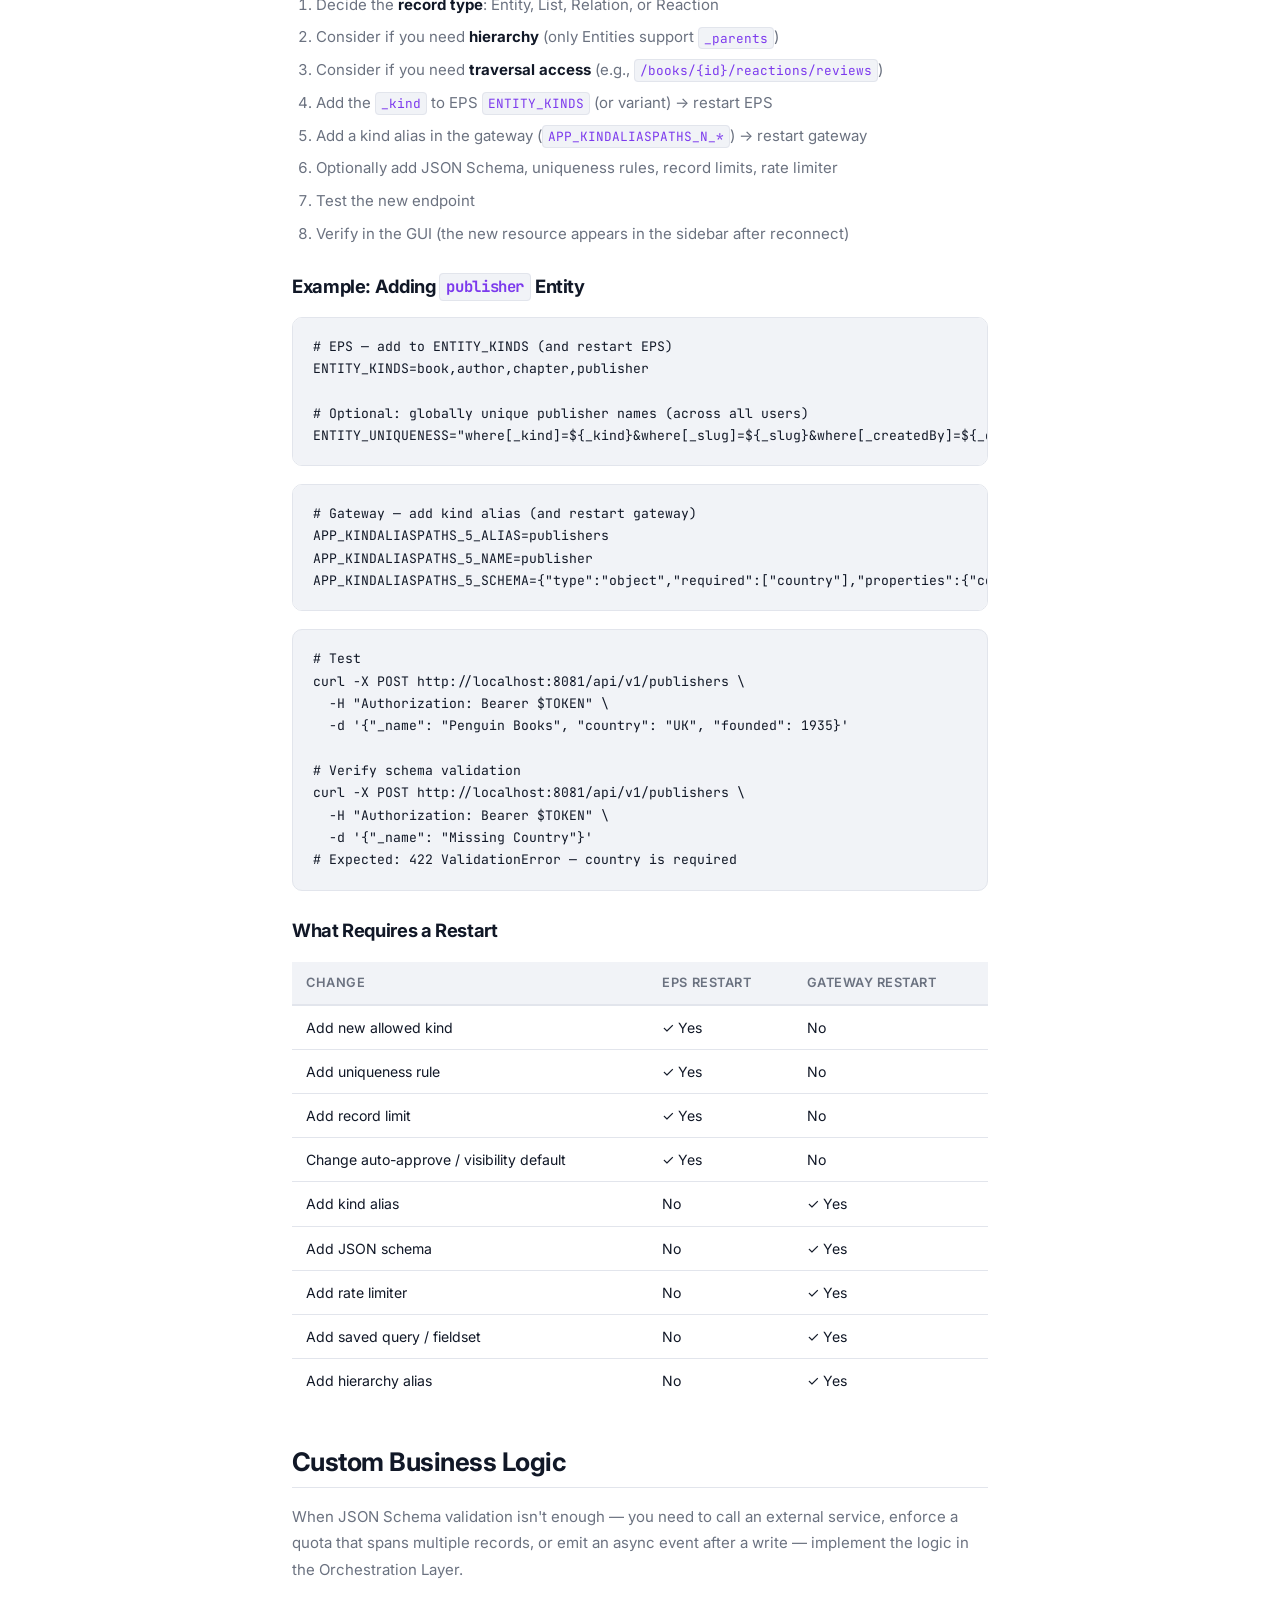
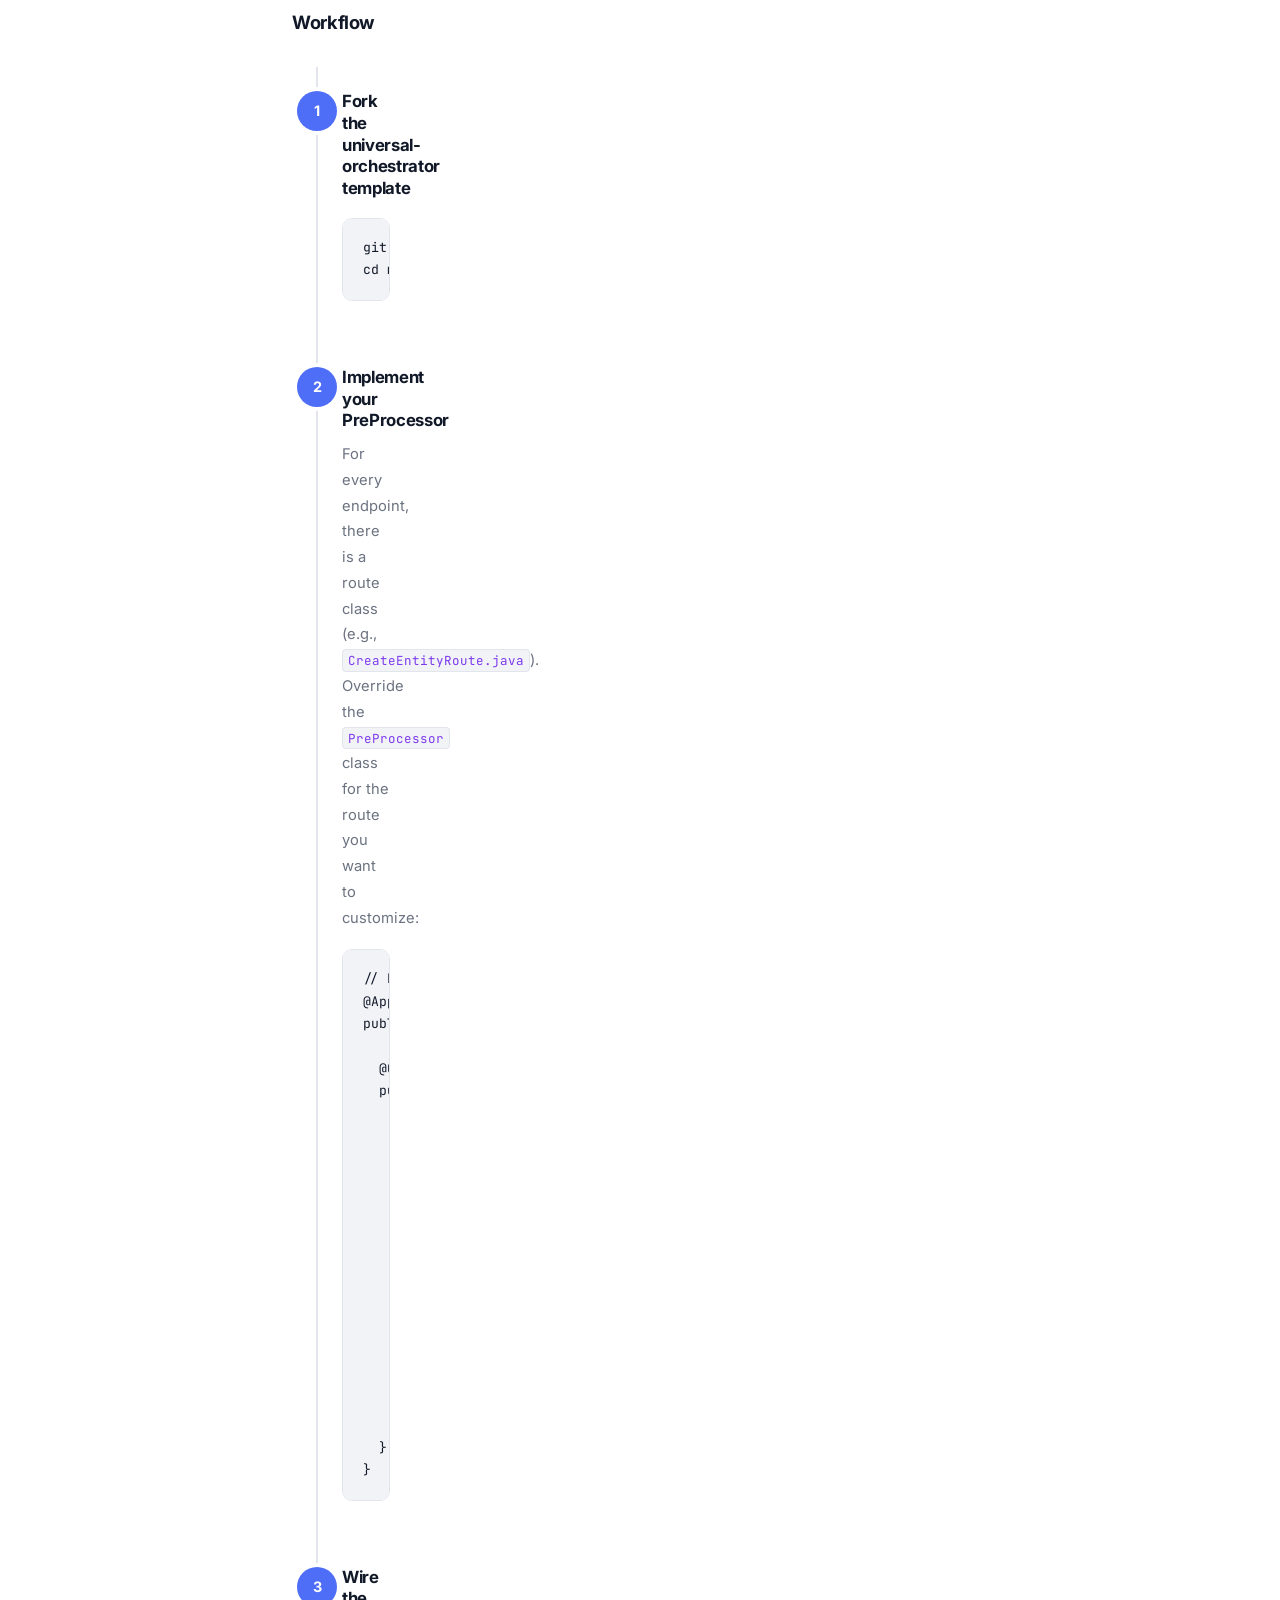
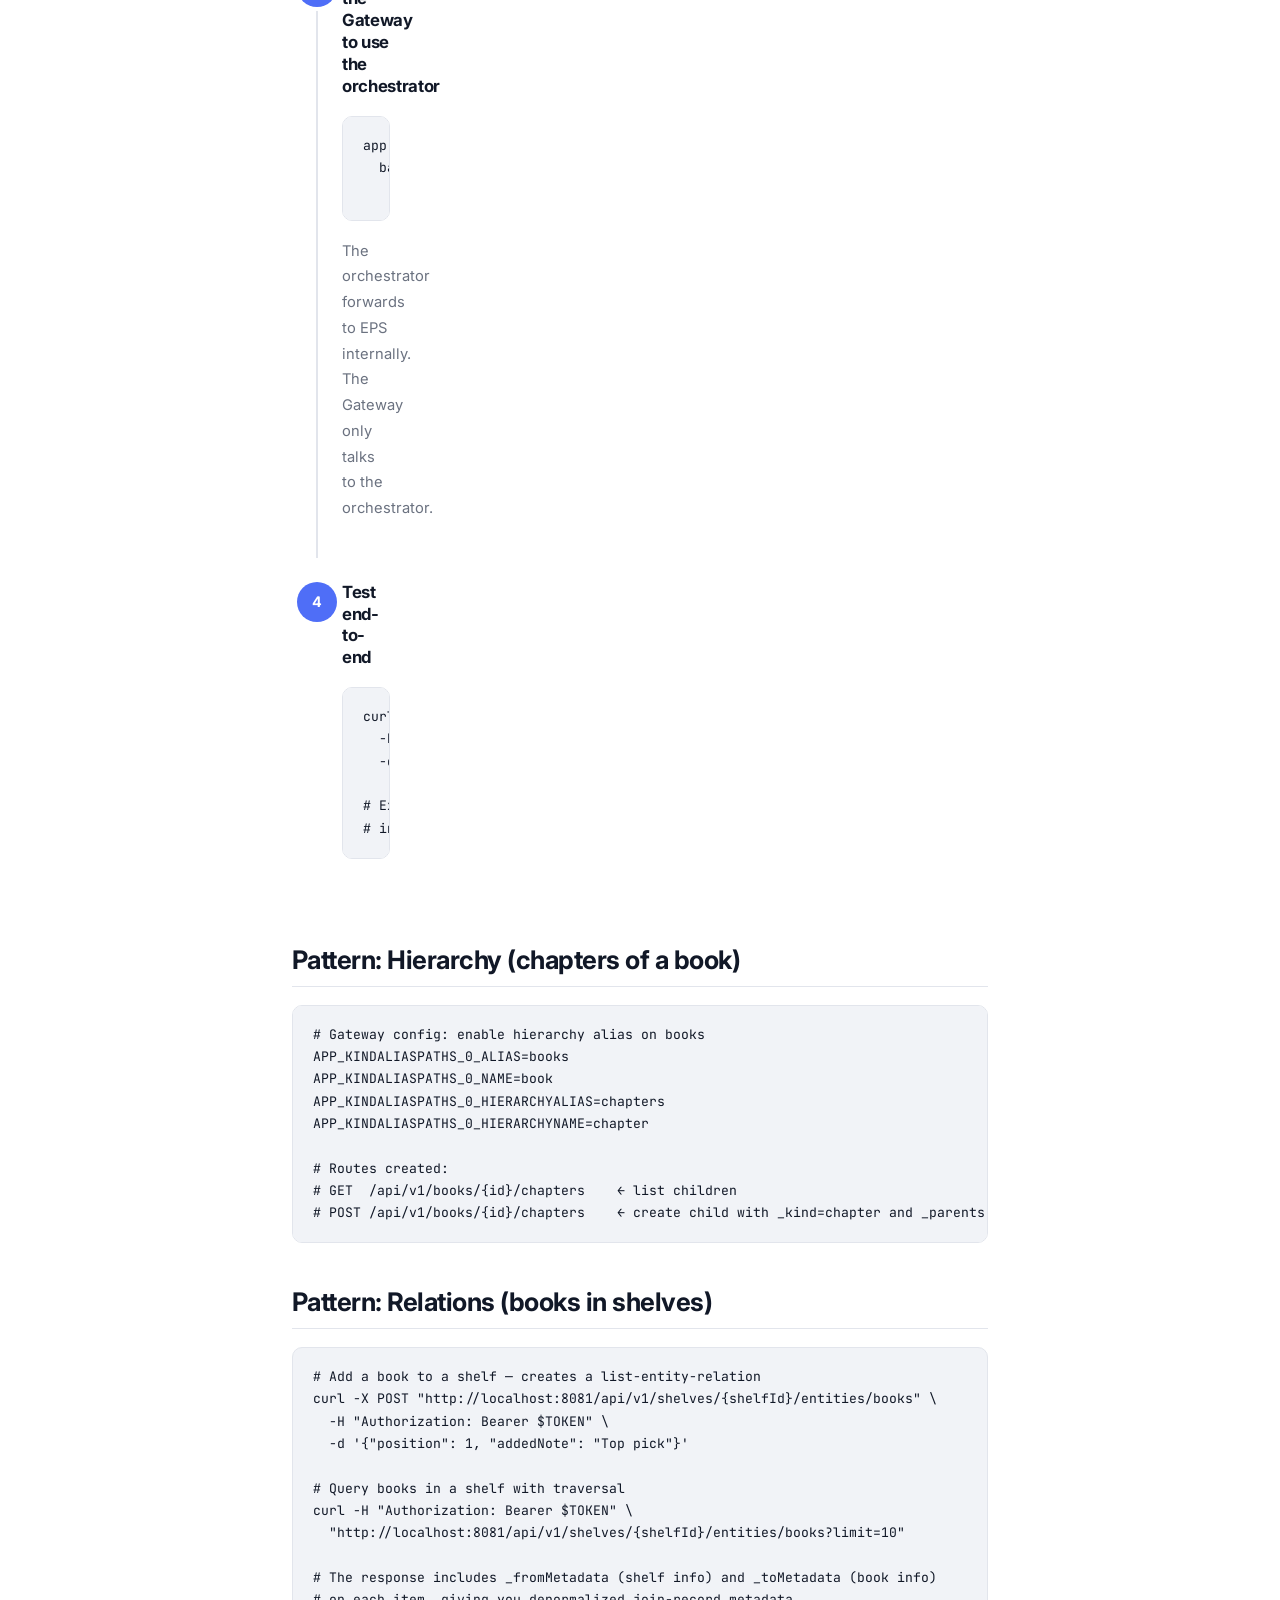
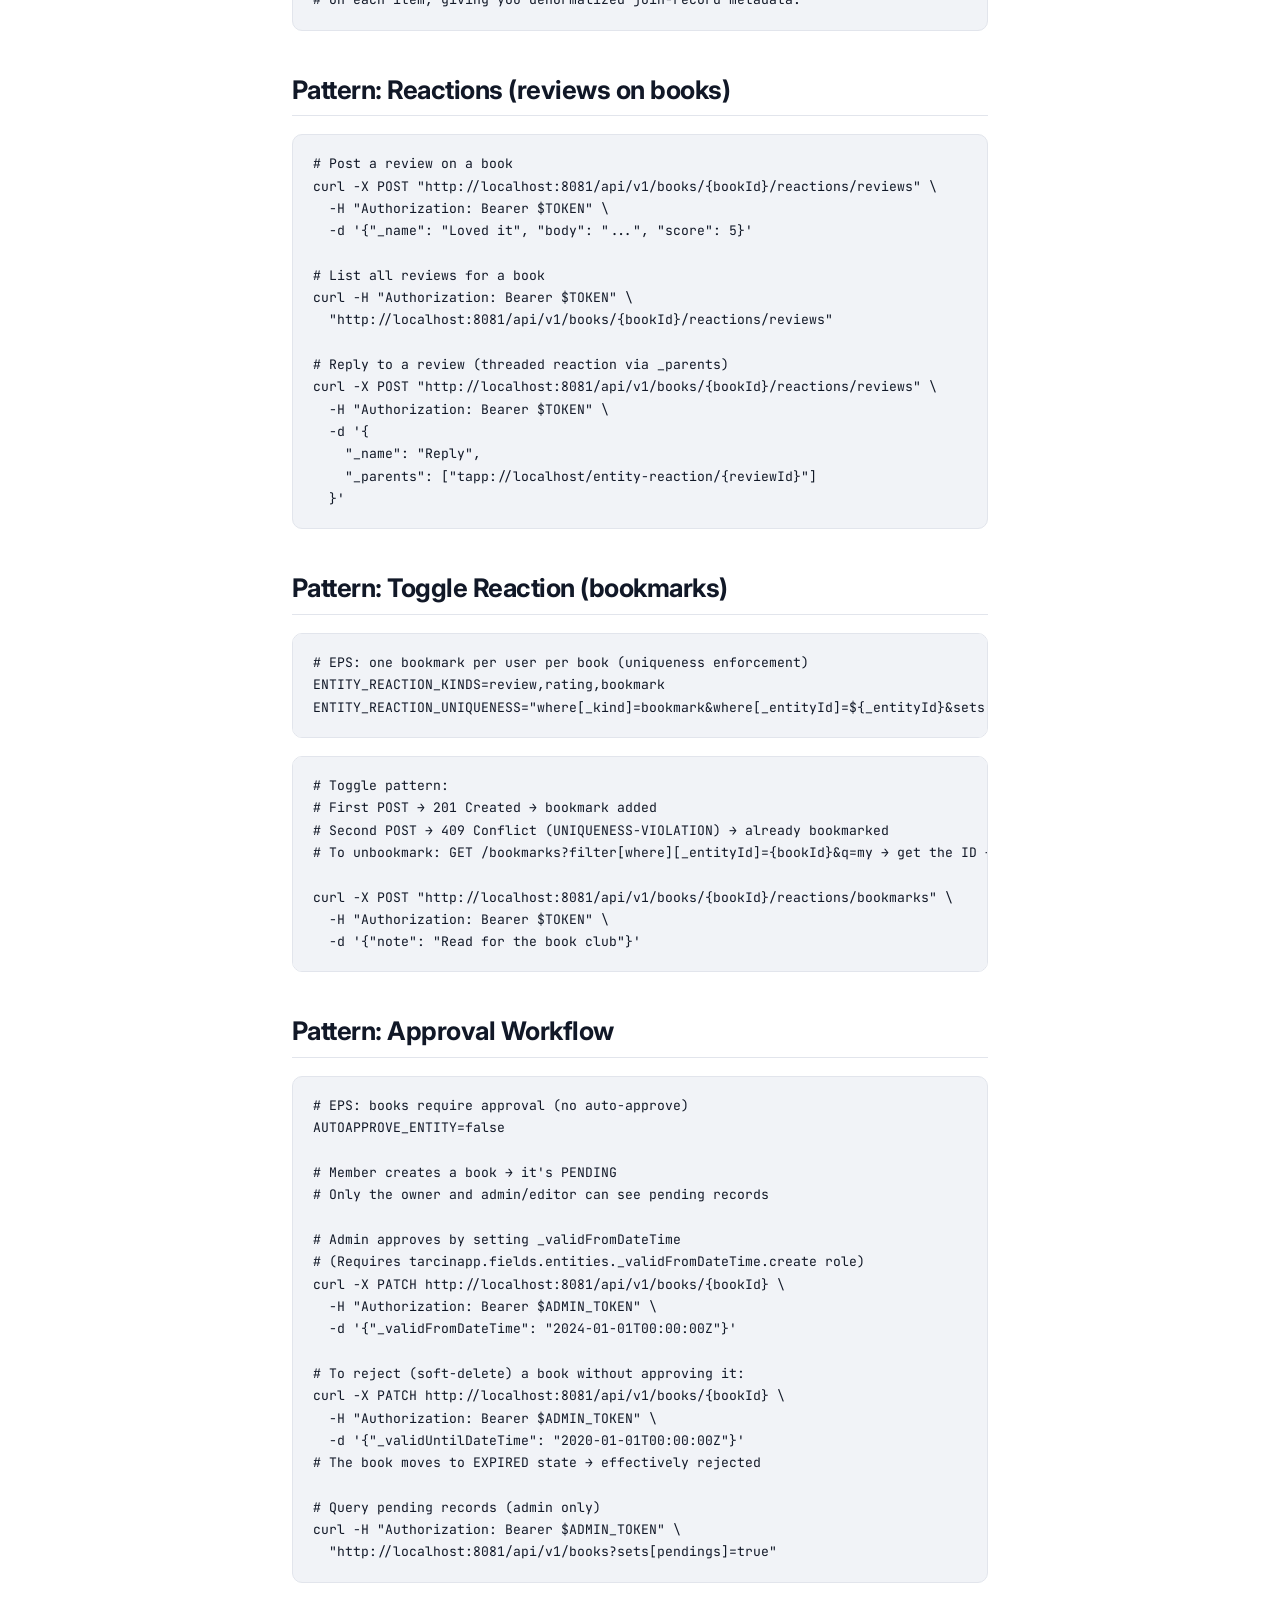
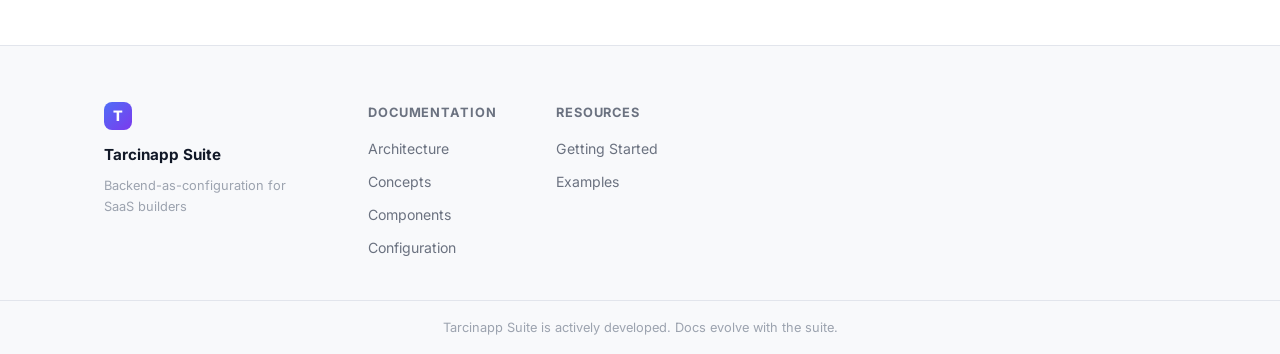
<file: docs/examples.html>
<!DOCTYPE html>
<html lang="en" data-theme="light">
<head>
  <meta charset="UTF-8" />
  <meta name="viewport" content="width=device-width, initial-scale=1.0" />
  <title>Examples — Tarcinapp Suite</title>
  <link rel="preconnect" href="https://fonts.googleapis.com" />
  <link rel="preconnect" href="https://fonts.gstatic.com" crossorigin />
  <link href="https://fonts.googleapis.com/css2?family=Inter:wght@300;400;500;600;700&family=JetBrains+Mono:wght@400;500&display=swap" rel="stylesheet" />
  <link rel="stylesheet" href="assets/style.css" />
</head>
<body>

<nav class="nav">
  <div class="nav-inner">
    <a href="index.html" class="nav-logo">
      <span class="logo-mark">T</span>
      <span class="logo-text">arcinapp<span class="logo-suite"> Suite</span></span>
    </a>
    <ul class="nav-links">
      <li><a href="architecture.html">Architecture</a></li>
      <li><a href="concepts.html">Concepts</a></li>
      <li><a href="components.html">Components</a></li>
      <li class="has-dropdown">
        <a href="resources.html">Resources ▾</a>
        <ul class="dropdown">
          <li><a href="getting-started.html">Getting Started</a></li>
          <li><a href="examples.html">Examples</a></li>
          <li><a href="configuration.html">Configuration Reference</a></li>
        </ul>
      </li>
    </ul>
    <div class="nav-actions">
      <button class="theme-toggle" id="themeToggle" aria-label="Toggle theme">
        <svg class="icon-sun" xmlns="http://www.w3.org/2000/svg" width="18" height="18" viewBox="0 0 24 24" fill="none" stroke="currentColor" stroke-width="2"><circle cx="12" cy="12" r="5"/><line x1="12" y1="1" x2="12" y2="3"/><line x1="12" y1="21" x2="12" y2="23"/><line x1="4.22" y1="4.22" x2="5.64" y2="5.64"/><line x1="18.36" y1="18.36" x2="19.78" y2="19.78"/><line x1="1" y1="12" x2="3" y2="12"/><line x1="21" y1="12" x2="23" y2="12"/><line x1="4.22" y1="19.78" x2="5.64" y2="18.36"/><line x1="18.36" y1="5.64" x2="19.78" y2="4.22"/></svg>
        <svg class="icon-moon" xmlns="http://www.w3.org/2000/svg" width="18" height="18" viewBox="0 0 24 24" fill="none" stroke="currentColor" stroke-width="2"><path d="M21 12.79A9 9 0 1 1 11.21 3 7 7 0 0 0 21 12.79z"/></svg>
      </button>
      <a href="https://github.com/tarcinapp" class="btn-github" target="_blank" rel="noopener">
        <svg xmlns="http://www.w3.org/2000/svg" width="16" height="16" viewBox="0 0 24 24" fill="currentColor"><path d="M12 0C5.374 0 0 5.373 0 12c0 5.302 3.438 9.8 8.207 11.387.599.111.793-.261.793-.577v-2.234c-3.338.726-4.033-1.416-4.033-1.416-.546-1.387-1.333-1.756-1.333-1.756-1.089-.745.083-.729.083-.729 1.205.084 1.839 1.237 1.839 1.237 1.07 1.834 2.807 1.304 3.492.997.107-.775.418-1.305.762-1.604-2.665-.305-5.467-1.334-5.467-5.931 0-1.311.469-2.381 1.236-3.221-.124-.303-.535-1.524.117-3.176 0 0 1.008-.322 3.301 1.23A11.509 11.509 0 0 1 12 5.803c1.02.005 2.047.138 3.006.404 2.291-1.552 3.297-1.23 3.297-1.23.653 1.653.242 2.874.118 3.176.77.84 1.235 1.911 1.235 3.221 0 4.609-2.807 5.624-5.479 5.921.43.372.823 1.102.823 2.222v3.293c0 .319.192.694.801.576C20.566 21.797 24 17.3 24 12c0-6.627-5.373-12-12-12z"/></svg>
        GitHub
      </a>
    </div>
  </div>
</nav>

<div class="doc-layout">
  <aside class="doc-sidebar">
    <span class="doc-sidebar-title">Examples</span>
    <a href="#books-app">Books App</a>
    <a href="#adding-a-kind">Adding a New Kind</a>
    <a href="#custom-logic">Custom Business Logic</a>
    <span class="doc-sidebar-title">Patterns</span>
    <a href="#hierarchy">Hierarchy: chapters</a>
    <a href="#relations">Relations: shelves</a>
    <a href="#reactions">Reactions: reviews</a>
    <a href="#bookmarks">Toggle: bookmarks</a>
    <a href="#approval">Approval Workflow</a>
  </aside>

  <div class="doc-main">
    <div class="page-header">
      <div class="page-breadcrumb"><a href="index.html">Home</a> / <a href="resources.html">Resources</a> / Examples</div>
          <h1>Examples</h1>
          <p>Real-world walkthroughs showing how to configure Tarcinapp for specific use cases.</p>
    </div>

  <main class="doc-content prose">

    <!-- ── BOOKS APP ─────────────────────────────────────────────────────── -->
    <h2 id="books-app">Books App — End-to-End</h2>
    <p>The canonical Tarcinapp example. A books application with multi-role access, hierarchical chapters, shelves, and reviews — all from configuration, no code.</p>

    <h3>Domain Design</h3>
    <p>The books app uses these record types:</p>
    <table>
      <thead><tr><th>Resource</th><th>Record Type</th><th><code>_kind</code></th><th>Notes</th></tr></thead>
      <tbody>
        <tr><td>Books</td><td>Entity</td><td><code>book</code></td><td>Primary domain object with <code>author</code>, <code>isbn</code>, <code>genre</code> fields</td></tr>
        <tr><td>Authors</td><td>Entity</td><td><code>author</code></td><td>Separate entity; linked to books via <code>publisherId</code> / lookup</td></tr>
        <tr><td>Chapters</td><td>Entity</td><td><code>chapter</code></td><td>Child entities of books via <code>_parents</code></td></tr>
        <tr><td>Shelves</td><td>List</td><td><code>shelf</code></td><td>Containers for books; users create personal shelves</td></tr>
        <tr><td>Book-in-Shelf</td><td>Relation</td><td><code>book-in-shelf</code></td><td>The join record when a book is added to a shelf</td></tr>
        <tr><td>Reviews</td><td>EntityReaction</td><td><code>review</code></td><td>User reactions on books; supports threaded replies</td></tr>
        <tr><td>Ratings</td><td>EntityReaction</td><td><code>rating</code></td><td>Numeric rating; uniqueness: one per user per book</td></tr>
      </tbody>
    </table>

    <h3>Step 1: Configure EPS</h3>
    <pre><code># Allowed kinds
ENTITY_KINDS=book,author,chapter
LIST_KINDS=shelf
LIST_ENTITY_REL_KINDS=book-in-shelf
ENTITY_REACTION_KINDS=review,rating,bookmark

# Uniqueness: no duplicate books by same user (same slug)
ENTITY_UNIQUENESS="where[_kind]=${_kind}&where[_slug]=${_slug}&where[_createdBy]=${_createdBy}"

# One rating per user per book
ENTITY_REACTION_UNIQUENESS="where[_kind]=rating&where[_entityId]=${_entityId}&sets[owners][userIds]=${_createdBy}"

# Books need approval; shelves and reviews auto-approve
AUTOAPPROVE_ENTITY=false
AUTOAPPROVE_LIST=true
AUTOAPPROVE_ENTITY_REACTION=true

# Default visibility
VISIBILITY_ENTITY=protected
VISIBILITY_LIST=private</code></pre>

    <h3>Step 2: Configure the Gateway</h3>
    <pre><code>app:
  name: books-app
  shortcode: books
  kindAliasPaths:
    # Books (Entity) — with JSON schema
    - alias: books
      name: book
      schema: |
        {
          "$schema": "https://json-schema.org/draft/2020-12/schema",
          "type": "object",
          "required": ["author"],
          "properties": {
            "author":  {"type": "string", "minLength": 1},
            "isbn":    {"type": "string", "pattern": "^[0-9-]{10,17}$"},
            "genre":   {"type": "string"},
            "pages":   {"type": "integer", "minimum": 1}
          }
        }
      # Named queries
      queries:
        - name: my
          query: "sets[owners][userIds]=${sub}"
        - name: by-genre-scifi
          query: "filter[where][genre]=sci-fi"
      # Named field sets
      fieldSets:
        - name: summary
          fields: "_id,_name,_visibility,author,genre"
        - name: full
          fields: "*"
      # Hierarchy alias for chapters
      hierarchyAlias: chapters
      hierarchyName: chapter

    # Shelves (List)
    - alias: shelves
      name: shelf

    # Authors (Entity)
    - alias: authors
      name: author

    # Reviews (EntityReaction)
    - alias: reviews
      name: review

    # Ratings (EntityReaction)
    - alias: ratings
      name: rating</code></pre>

    <h3>Step 3: API Calls Walkthrough</h3>

    <h4>Create a book (as member)</h4>
    <pre><code>curl -X POST http://localhost:8081/api/v1/books \
  -H "Authorization: Bearer $MEMBER_TOKEN" \
  -H "Content-Type: application/json" \
  -d '{
    "_name": "The Great Gatsby",
    "author": "F. Scott Fitzgerald",
    "genre": "classic",
    "isbn": "978-0743273565"
  }'

# Response: 201 Created
# Note: _validFromDateTime is null → book is PENDING (needs admin approval)</code></pre>

    <h4>Approve the book (as admin)</h4>
    <pre><code>curl -X PATCH http://localhost:8081/api/v1/books/{bookId} \
  -H "Authorization: Bearer $ADMIN_TOKEN" \
  -H "Content-Type: application/json" \
  -d '{"_validFromDateTime": "2024-01-01T00:00:00Z"}'

# Response: 200 OK — book is now ACTIVE and visible to others</code></pre>

    <h4>Create a shelf and add a book</h4>
    <pre><code># Create a shelf
curl -X POST http://localhost:8081/api/v1/shelves \
  -H "Authorization: Bearer $TOKEN" \
  -d '{"_name": "My Favorites", "_visibility": "private"}'

# Add a book to the shelf (creates a list-entity-relation behind the scenes)
curl -X POST "http://localhost:8081/api/v1/shelves/{shelfId}/entities/books" \
  -H "Authorization: Bearer $TOKEN" \
  -d '{"addedNote": "This changed my perspective"}'

# List books in the shelf
curl -H "Authorization: Bearer $TOKEN" \
  "http://localhost:8081/api/v1/shelves/{shelfId}/entities/books"</code></pre>

    <h4>Create chapters (hierarchy)</h4>
    <pre><code>curl -X POST "http://localhost:8081/api/v1/books/{bookId}/chapters" \
  -H "Authorization: Bearer $TOKEN" \
  -d '{
    "_name": "Chapter 1: The Valley of Ashes",
    "pageStart": 1,
    "pageEnd": 18
  }'

# List chapters of a book
curl -H "Authorization: Bearer $TOKEN" \
  "http://localhost:8081/api/v1/books/{bookId}/chapters"</code></pre>

    <h4>Write a review</h4>
    <pre><code>curl -X POST "http://localhost:8081/api/v1/books/{bookId}/reactions/reviews" \
  -H "Authorization: Bearer $TOKEN" \
  -d '{
    "_name": "A timeless masterpiece",
    "body": "Fitzgerald captures the hollow decadence of the Jazz Age perfectly.",
    "rating": 5
  }'</code></pre>

    <!-- ── ADDING A KIND ──────────────────────────────────────────────────── -->
    <h2 id="adding-a-kind">Adding a New Kind</h2>
    <p>This checklist applies every time you introduce a new resource type. Uses the books app as the starting point — adding a <code>publisher</code> entity.</p>

    <div class="callout callout-success">
      <p><strong>No code required.</strong> A new <code>_kind</code> is always a configuration-only change. New code is only needed if the new kind requires custom business logic beyond what JSON Schema validation covers.</p>
    </div>

    <h3>The Checklist</h3>
    <ol>
      <li>Decide the <strong>record type</strong>: Entity, List, Relation, or Reaction</li>
      <li>Consider if you need <strong>hierarchy</strong> (only Entities support <code>_parents</code>)</li>
      <li>Consider if you need <strong>traversal access</strong> (e.g., <code>/books/{id}/reactions/reviews</code>)</li>
      <li>Add the <code>_kind</code> to EPS <code>ENTITY_KINDS</code> (or variant) → restart EPS</li>
      <li>Add a kind alias in the gateway (<code>APP_KINDALIASPATHS_N_*</code>) → restart gateway</li>
      <li>Optionally add JSON Schema, uniqueness rules, record limits, rate limiter</li>
      <li>Test the new endpoint</li>
      <li>Verify in the GUI (the new resource appears in the sidebar after reconnect)</li>
    </ol>

    <h3>Example: Adding <code>publisher</code> Entity</h3>
    <pre><code># EPS — add to ENTITY_KINDS (and restart EPS)
ENTITY_KINDS=book,author,chapter,publisher

# Optional: globally unique publisher names (across all users)
ENTITY_UNIQUENESS="where[_kind]=${_kind}&where[_slug]=${_slug}&where[_createdBy]=${_createdBy},where[_kind]=publisher&where[_slug]=${_slug}"</code></pre>
    <pre><code># Gateway — add kind alias (and restart gateway)
APP_KINDALIASPATHS_5_ALIAS=publishers
APP_KINDALIASPATHS_5_NAME=publisher
APP_KINDALIASPATHS_5_SCHEMA={"type":"object","required":["country"],"properties":{"country":{"type":"string","minLength":2},"founded":{"type":"integer","minimum":1400}}}</code></pre>
    <pre><code># Test
curl -X POST http://localhost:8081/api/v1/publishers \
  -H "Authorization: Bearer $TOKEN" \
  -d '{"_name": "Penguin Books", "country": "UK", "founded": 1935}'

# Verify schema validation
curl -X POST http://localhost:8081/api/v1/publishers \
  -H "Authorization: Bearer $TOKEN" \
  -d '{"_name": "Missing Country"}'
# Expected: 422 ValidationError — country is required</code></pre>

    <h3>What Requires a Restart</h3>
    <table>
      <thead><tr><th>Change</th><th>EPS restart</th><th>Gateway restart</th></tr></thead>
      <tbody>
        <tr><td>Add new allowed kind</td><td>✓ Yes</td><td>No</td></tr>
        <tr><td>Add uniqueness rule</td><td>✓ Yes</td><td>No</td></tr>
        <tr><td>Add record limit</td><td>✓ Yes</td><td>No</td></tr>
        <tr><td>Change auto-approve / visibility default</td><td>✓ Yes</td><td>No</td></tr>
        <tr><td>Add kind alias</td><td>No</td><td>✓ Yes</td></tr>
        <tr><td>Add JSON schema</td><td>No</td><td>✓ Yes</td></tr>
        <tr><td>Add rate limiter</td><td>No</td><td>✓ Yes</td></tr>
        <tr><td>Add saved query / fieldset</td><td>No</td><td>✓ Yes</td></tr>
        <tr><td>Add hierarchy alias</td><td>No</td><td>✓ Yes</td></tr>
      </tbody>
    </table>

    <!-- ── CUSTOM LOGIC ───────────────────────────────────────────────────── -->
    <h2 id="custom-logic">Custom Business Logic</h2>
    <p>When JSON Schema validation isn't enough — you need to call an external service, enforce a quota that spans multiple records, or emit an async event after a write — implement the logic in the Orchestration Layer.</p>

    <h3>Workflow</h3>
    <div class="steps">
      <div class="step">
        <div class="step-num">1</div>
        <div class="step-body">
          <h3>Fork the universal-orchestrator template</h3>
          <pre><code>git clone https://github.com/tarcinapp/entity-persistence-universal-orchestrator.git my-product-orchestrator
cd my-product-orchestrator</code></pre>
        </div>
      </div>
      <div class="step">
        <div class="step-num">2</div>
        <div class="step-body">
          <h3>Implement your PreProcessor</h3>
          <p>For every endpoint, there is a route class (e.g., <code>CreateEntityRoute.java</code>). Override the <code>PreProcessor</code> class for the route you want to customize:</p>
          <pre><code>// Example: ISBN enrichment via external API
@ApplicationScoped
public class CreateBookPreProcessor implements PreProcessor {

  @Override
  public void process(Exchange exchange) throws Exception {
    // Read the kind from the header injected by the Gateway
    String kind = exchange.getIn().getHeader("X-Tapp-Kind", String.class);
    if (!"book".equals(kind)) return;  // only run for book creates

    // Get the request body
    Map&lt;String, Object&gt; body = exchange.getIn().getBody(Map.class);
    String isbn = (String) body.get("isbn");

    if (isbn != null) {
      // Call external ISBN API and enrich
      BookInfo info = isbnService.lookup(isbn);
      body.put("pageCount", info.getPageCount());
      body.put("publishYear", info.getYear());
      exchange.getIn().setBody(body);
    }
  }
}</code></pre>
        </div>
      </div>
      <div class="step">
        <div class="step-num">3</div>
        <div class="step-body">
          <h3>Wire the Gateway to use the orchestrator</h3>
          <pre><code>app:
  backend:
    host: http://localhost:8082  # ← Point to orchestrator, not EPS directly</code></pre>
          <p>The orchestrator forwards to EPS internally. The Gateway only talks to the orchestrator.</p>
        </div>
      </div>
      <div class="step">
        <div class="step-num">4</div>
        <div class="step-body">
          <h3>Test end-to-end</h3>
          <pre><code>curl -X POST http://localhost:8081/api/v1/books \
  -H "Authorization: Bearer $TOKEN" \
  -d '{"_name": "Clean Code", "author": "Robert C. Martin", "isbn": "978-0132350884"}'

# Expected: pageCount and publishYear are in the response,
# injected by your PreProcessor from the ISBN API</code></pre>
        </div>
      </div>
    </div>

    <!-- ── PATTERNS ───────────────────────────────────────────────────────── -->
    <h2 id="hierarchy">Pattern: Hierarchy (chapters of a book)</h2>
    <pre><code># Gateway config: enable hierarchy alias on books
APP_KINDALIASPATHS_0_ALIAS=books
APP_KINDALIASPATHS_0_NAME=book
APP_KINDALIASPATHS_0_HIERARCHYALIAS=chapters
APP_KINDALIASPATHS_0_HIERARCHYNAME=chapter

# Routes created:
# GET  /api/v1/books/{id}/chapters    ← list children
# POST /api/v1/books/{id}/chapters    ← create child with _kind=chapter and _parents set automatically</code></pre>

    <h2 id="relations">Pattern: Relations (books in shelves)</h2>
    <pre><code># Add a book to a shelf — creates a list-entity-relation
curl -X POST "http://localhost:8081/api/v1/shelves/{shelfId}/entities/books" \
  -H "Authorization: Bearer $TOKEN" \
  -d '{"position": 1, "addedNote": "Top pick"}'

# Query books in a shelf with traversal
curl -H "Authorization: Bearer $TOKEN" \
  "http://localhost:8081/api/v1/shelves/{shelfId}/entities/books?limit=10"

# The response includes _fromMetadata (shelf info) and _toMetadata (book info)
# on each item, giving you denormalized join-record metadata.</code></pre>

    <h2 id="reactions">Pattern: Reactions (reviews on books)</h2>
    <pre><code># Post a review on a book
curl -X POST "http://localhost:8081/api/v1/books/{bookId}/reactions/reviews" \
  -H "Authorization: Bearer $TOKEN" \
  -d '{"_name": "Loved it", "body": "...", "score": 5}'

# List all reviews for a book
curl -H "Authorization: Bearer $TOKEN" \
  "http://localhost:8081/api/v1/books/{bookId}/reactions/reviews"

# Reply to a review (threaded reaction via _parents)
curl -X POST "http://localhost:8081/api/v1/books/{bookId}/reactions/reviews" \
  -H "Authorization: Bearer $TOKEN" \
  -d '{
    "_name": "Reply",
    "_parents": ["tapp://localhost/entity-reaction/{reviewId}"]
  }'</code></pre>

    <h2 id="bookmarks">Pattern: Toggle Reaction (bookmarks)</h2>
    <pre><code># EPS: one bookmark per user per book (uniqueness enforcement)
ENTITY_REACTION_KINDS=review,rating,bookmark
ENTITY_REACTION_UNIQUENESS="where[_kind]=bookmark&where[_entityId]=${_entityId}&sets[owners][userIds]=${_createdBy}"</code></pre>
    <pre><code># Toggle pattern:
# First POST → 201 Created → bookmark added
# Second POST → 409 Conflict (UNIQUENESS-VIOLATION) → already bookmarked
# To unbookmark: GET /bookmarks?filter[where][_entityId]={bookId}&q=my → get the ID → DELETE /bookmarks/{id}

curl -X POST "http://localhost:8081/api/v1/books/{bookId}/reactions/bookmarks" \
  -H "Authorization: Bearer $TOKEN" \
  -d '{"note": "Read for the book club"}'</code></pre>

    <h2 id="approval">Pattern: Approval Workflow</h2>
    <pre><code># EPS: books require approval (no auto-approve)
AUTOAPPROVE_ENTITY=false

# Member creates a book → it's PENDING
# Only the owner and admin/editor can see pending records

# Admin approves by setting _validFromDateTime
# (Requires tarcinapp.fields.entities._validFromDateTime.create role)
curl -X PATCH http://localhost:8081/api/v1/books/{bookId} \
  -H "Authorization: Bearer $ADMIN_TOKEN" \
  -d '{"_validFromDateTime": "2024-01-01T00:00:00Z"}'

# To reject (soft-delete) a book without approving it:
curl -X PATCH http://localhost:8081/api/v1/books/{bookId} \
  -H "Authorization: Bearer $ADMIN_TOKEN" \
  -d '{"_validUntilDateTime": "2020-01-01T00:00:00Z"}'
# The book moves to EXPIRED state → effectively rejected

# Query pending records (admin only)
curl -H "Authorization: Bearer $ADMIN_TOKEN" \
  "http://localhost:8081/api/v1/books?sets[pendings]=true"</code></pre>

  </main>
  </div><!-- /.doc-main -->
</div><!-- /.doc-layout -->

<footer class="footer">
  <div class="container footer-inner">
    <div class="footer-brand">
      <span class="logo-mark">T</span>
      <span class="footer-name">Tarcinapp Suite</span>
      <span class="footer-tagline">Backend-as-configuration for SaaS builders</span>
    </div>
    <nav class="footer-nav">
      <div class="footer-col">
        <span class="footer-col-title">Documentation</span>
        <a href="architecture.html">Architecture</a>
        <a href="concepts.html">Concepts</a>
        <a href="components.html">Components</a>
        <a href="configuration.html">Configuration</a>
      </div>
      <div class="footer-col">
        <span class="footer-col-title">Resources</span>
        <a href="getting-started.html">Getting Started</a>
        <a href="examples.html">Examples</a>
      </div>
    </nav>
  </div>
  <div class="footer-bottom">Tarcinapp Suite is actively developed. Docs evolve with the suite.</div>
</footer>

<script src="assets/main.js"></script>
</body>
</html>
</file>
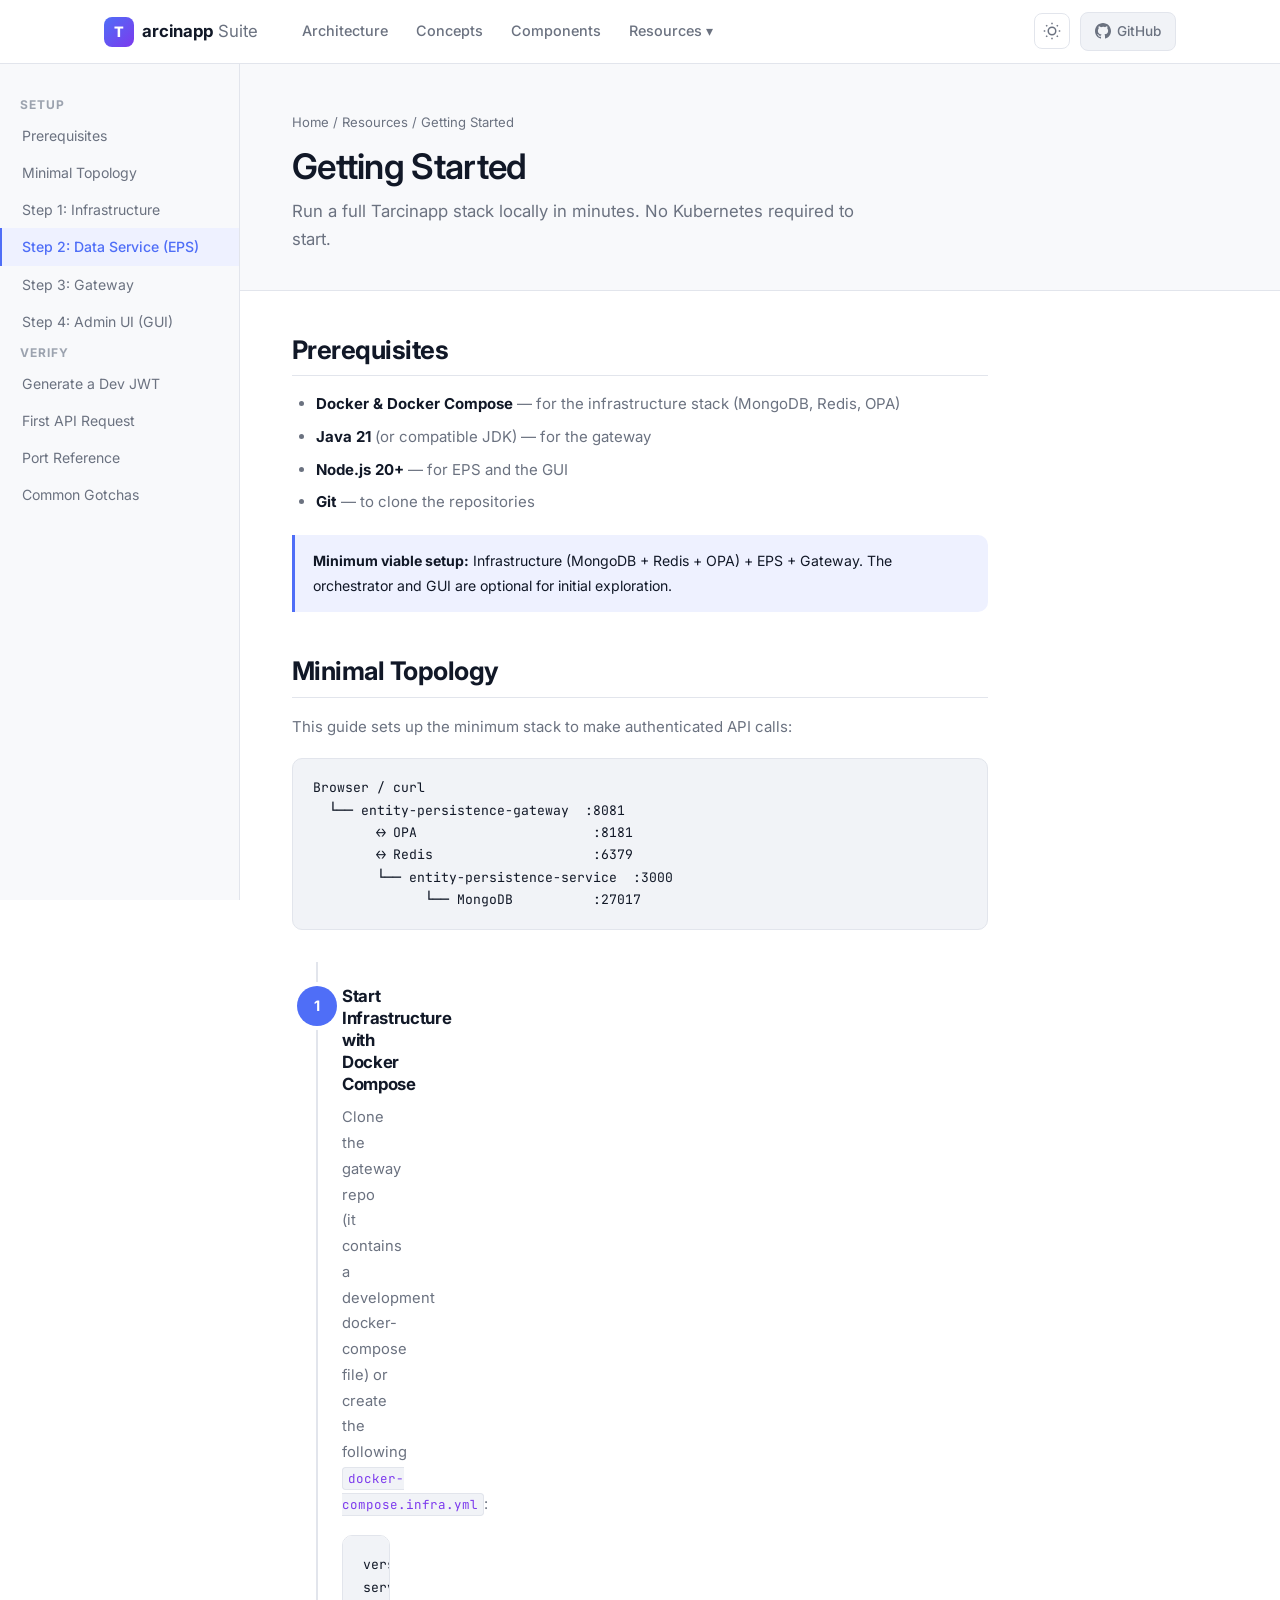
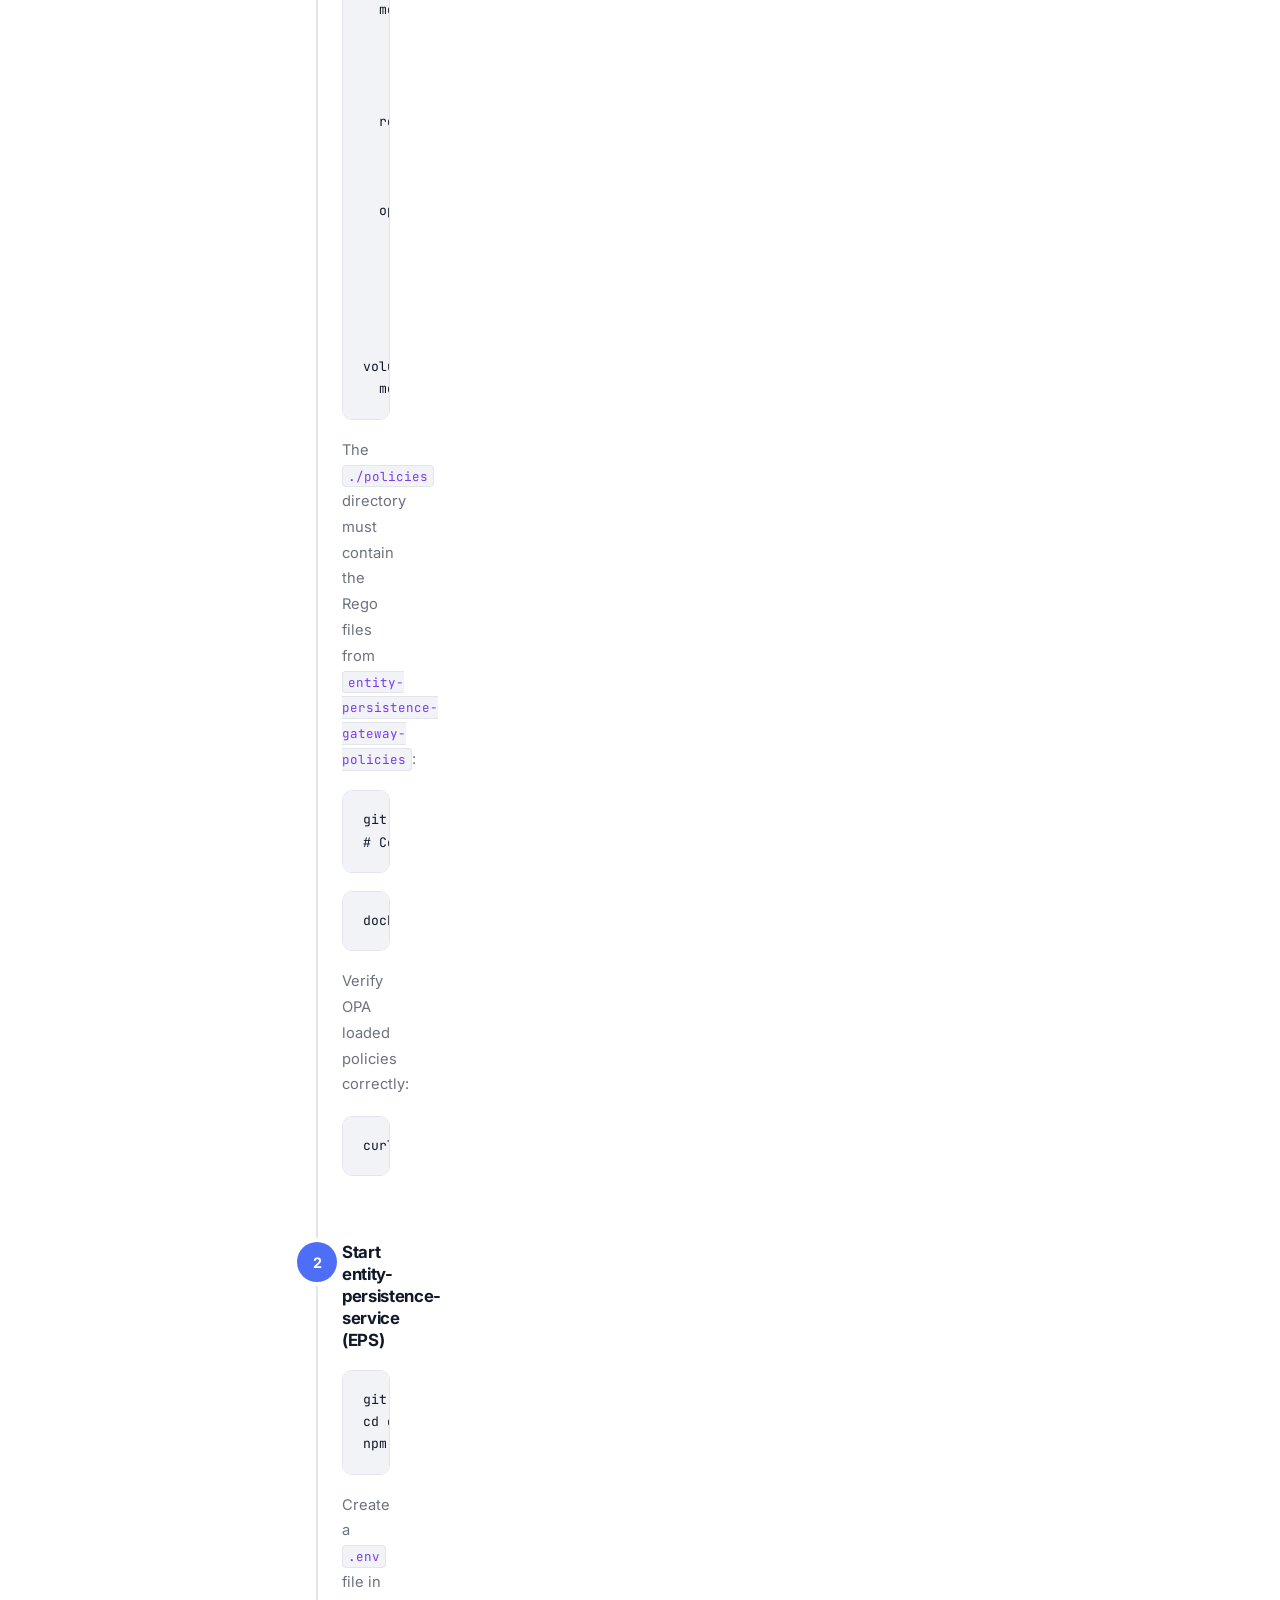
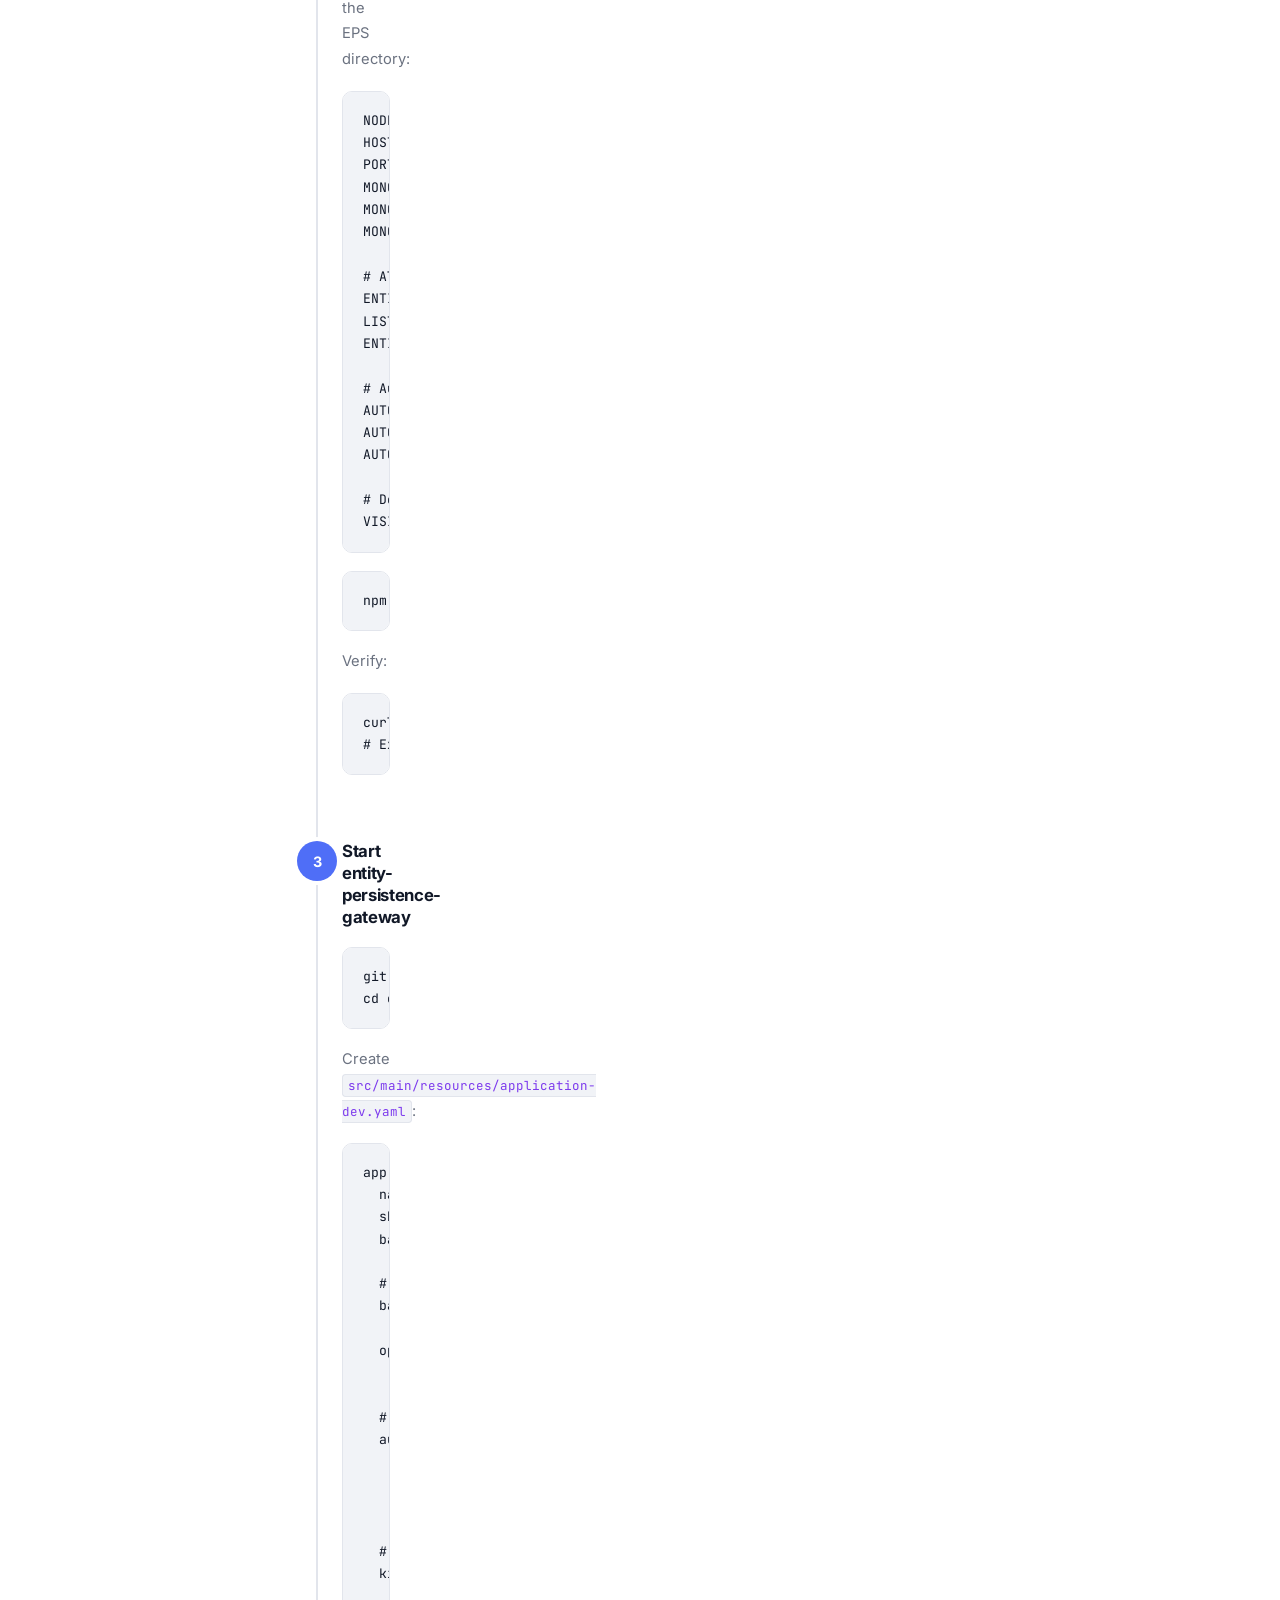
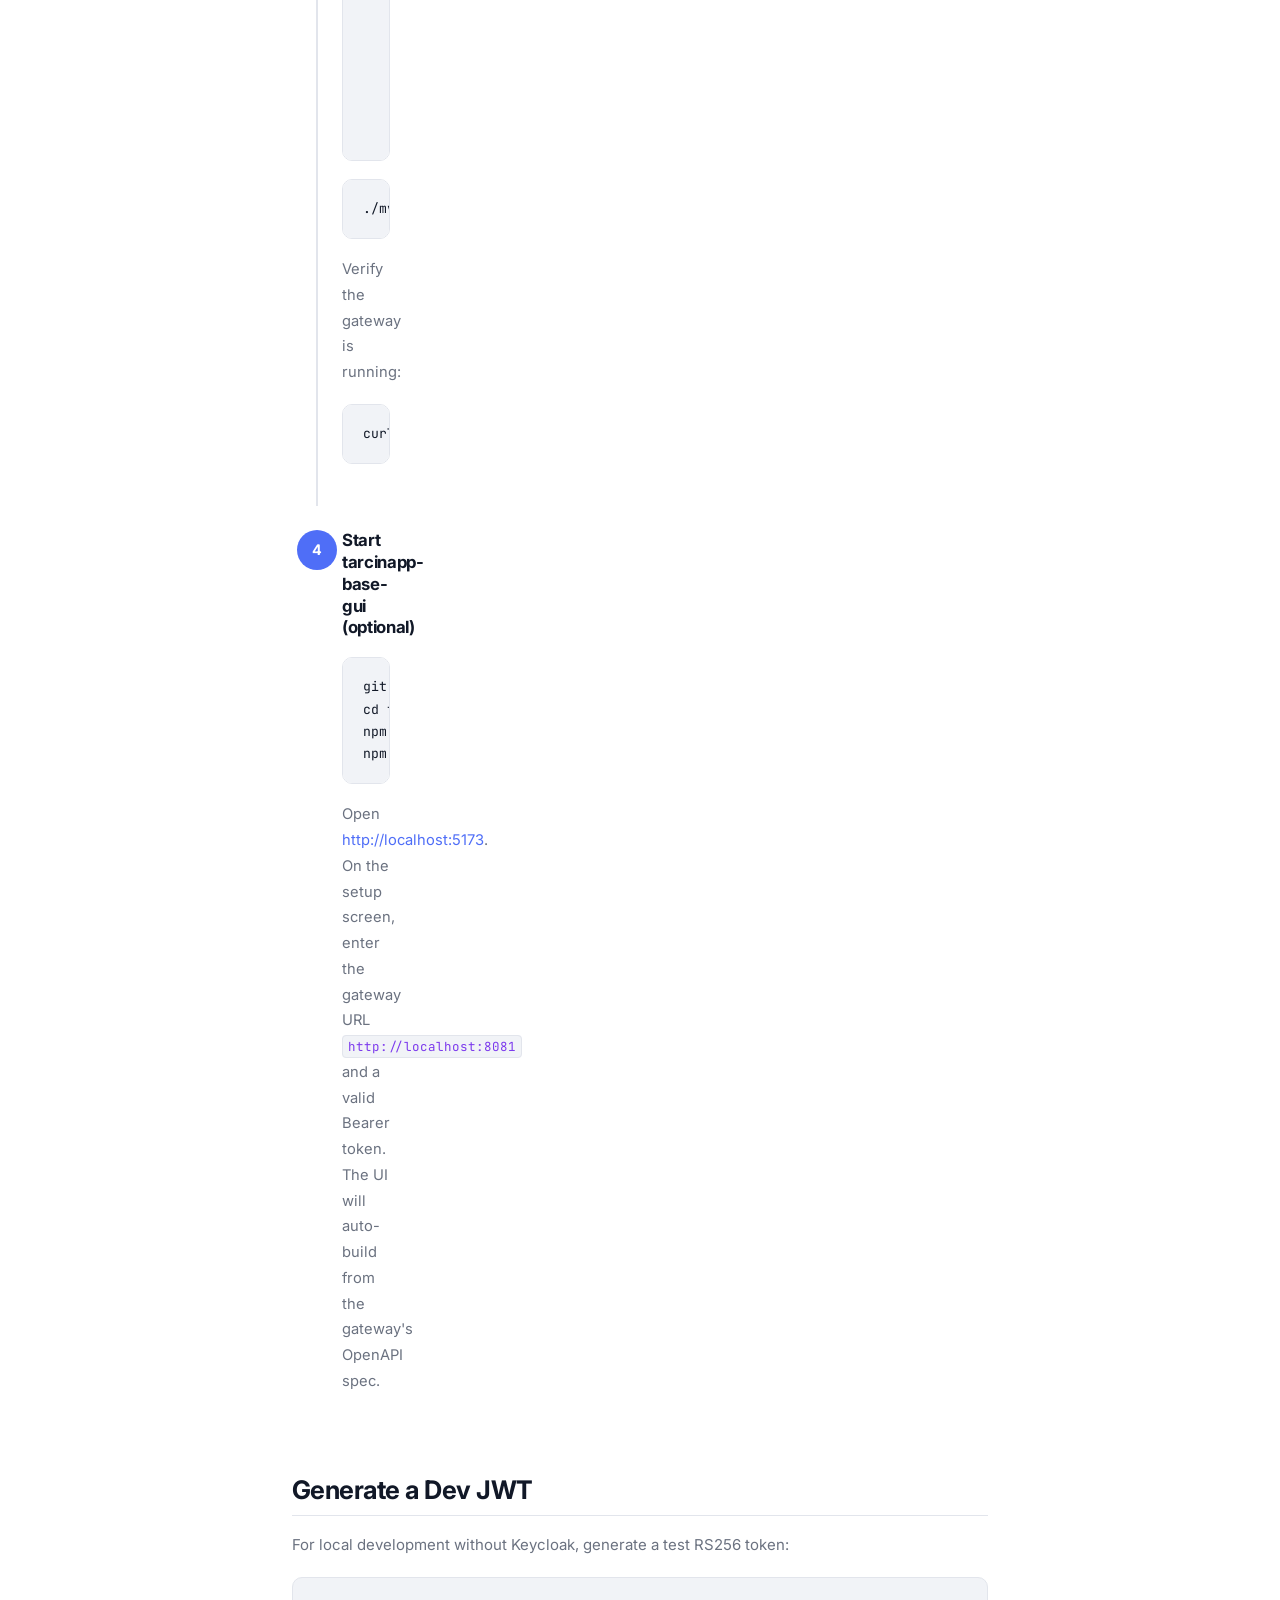
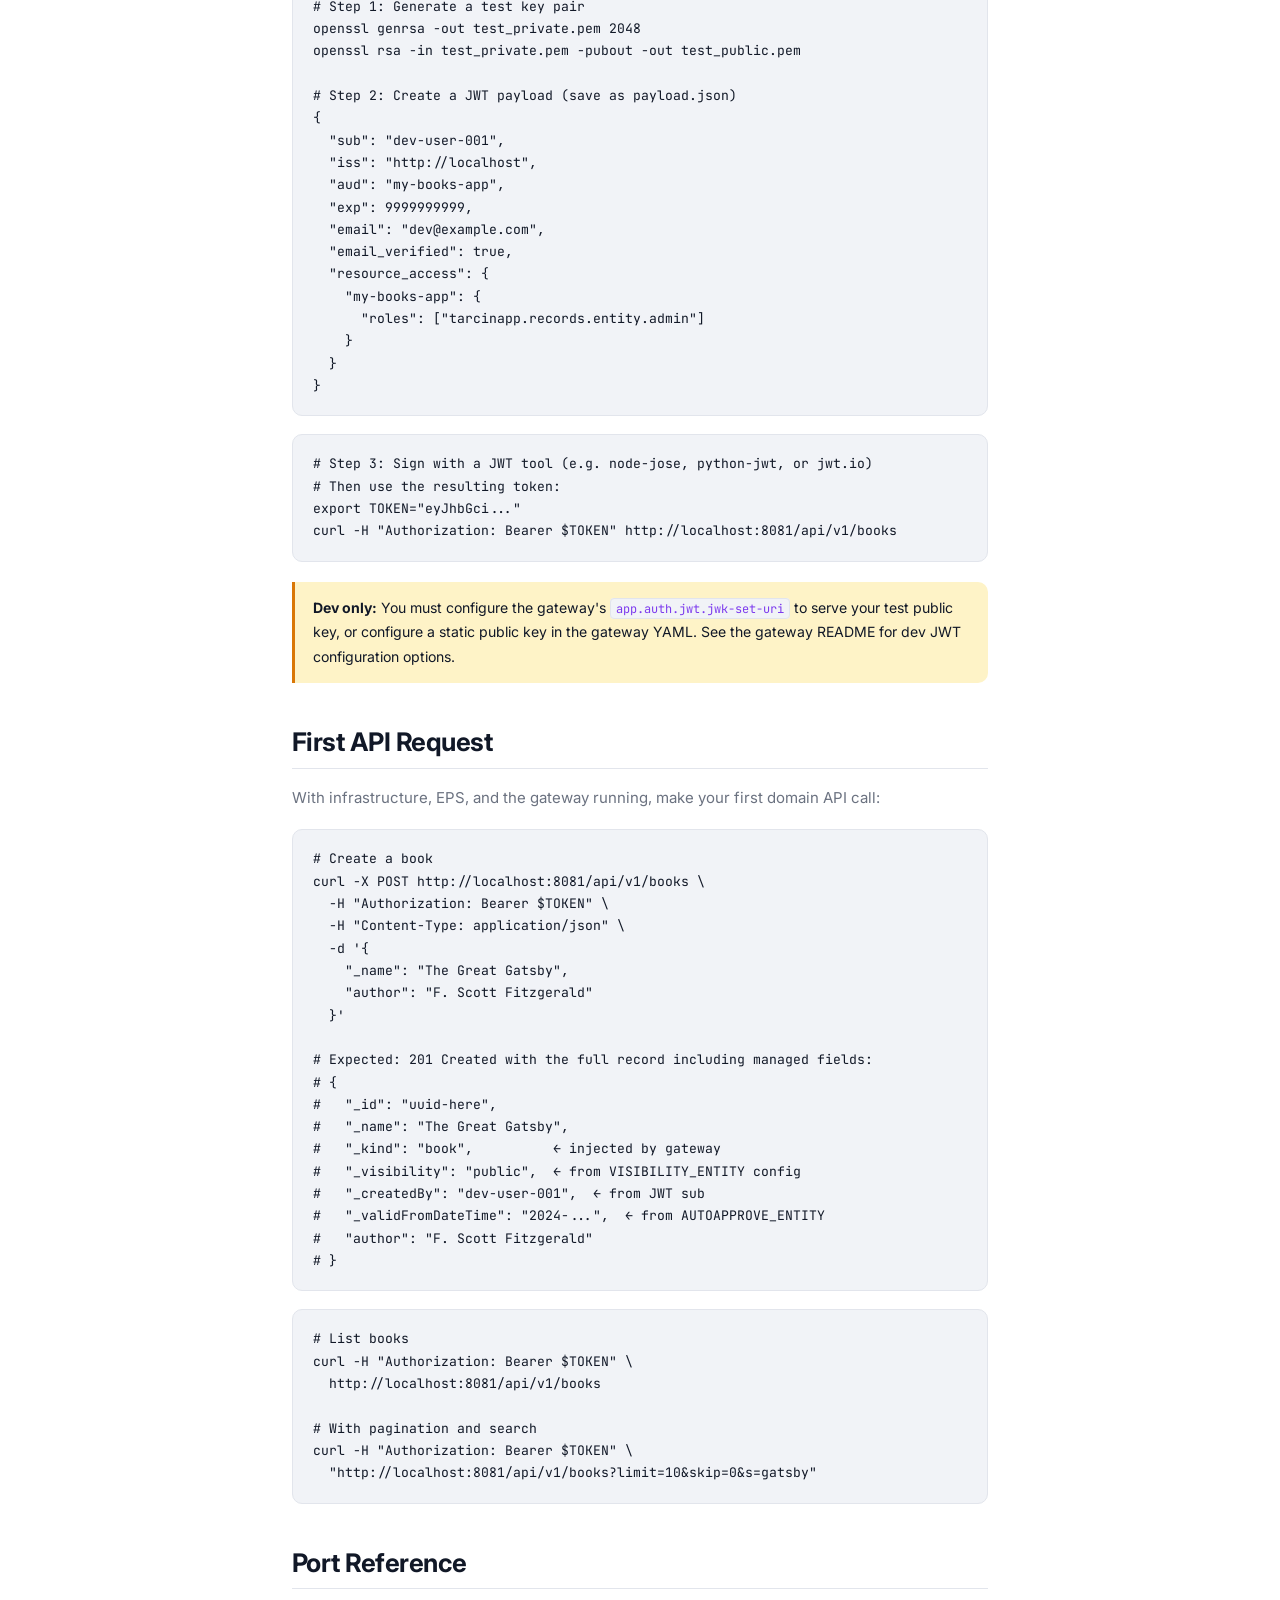
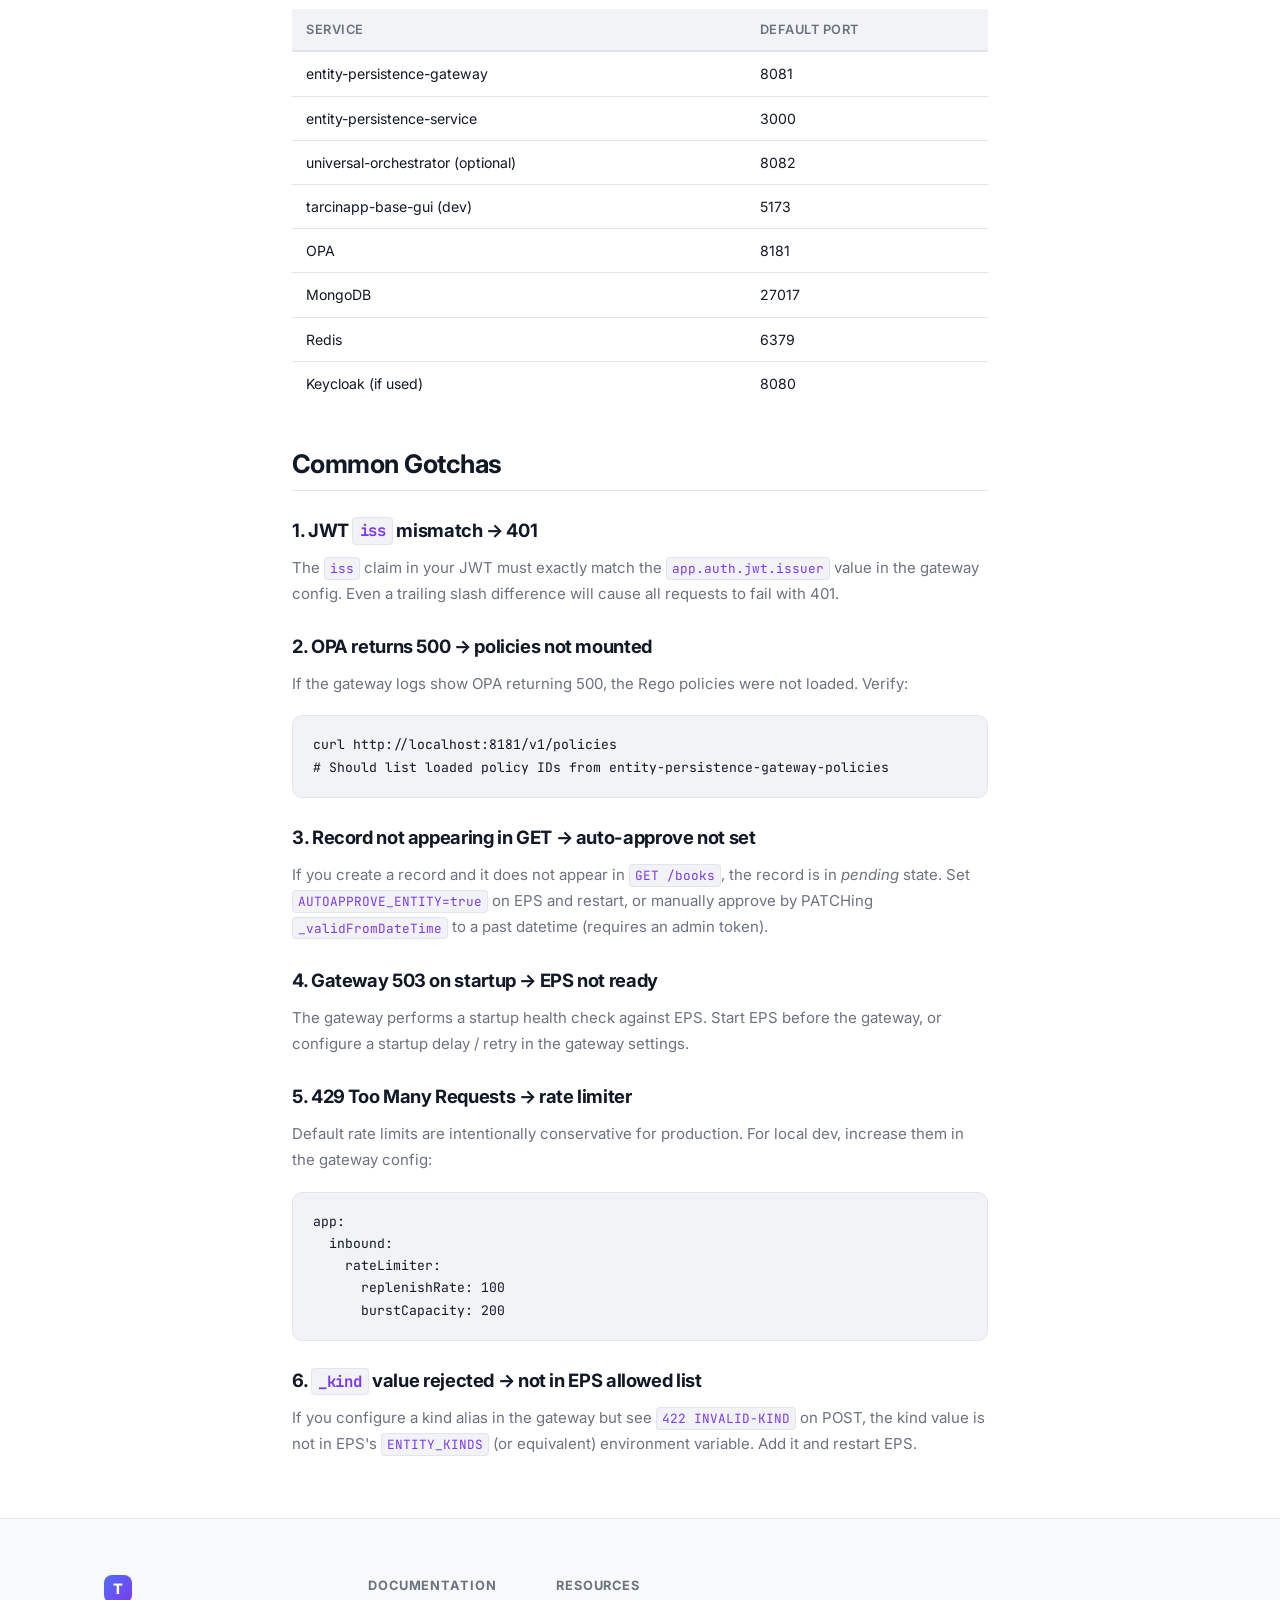
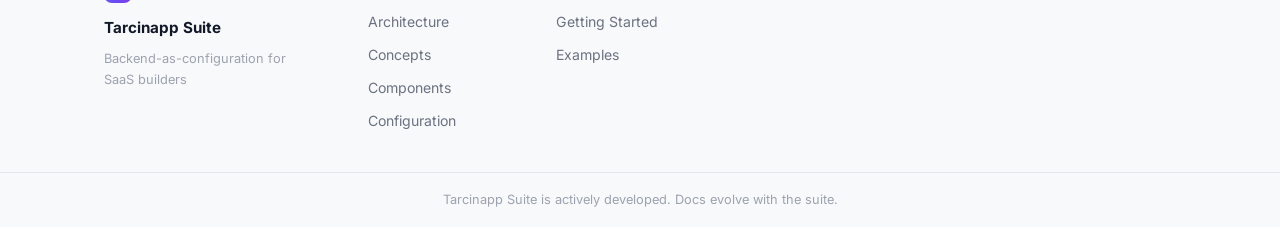
<file: docs/getting-started.html>
<!DOCTYPE html>
<html lang="en" data-theme="light">
<head>
  <meta charset="UTF-8" />
  <meta name="viewport" content="width=device-width, initial-scale=1.0" />
  <title>Getting Started — Tarcinapp Suite</title>
  <link rel="preconnect" href="https://fonts.googleapis.com" />
  <link rel="preconnect" href="https://fonts.gstatic.com" crossorigin />
  <link href="https://fonts.googleapis.com/css2?family=Inter:wght@300;400;500;600;700&family=JetBrains+Mono:wght@400;500&display=swap" rel="stylesheet" />
  <link rel="stylesheet" href="assets/style.css" />
</head>
<body>

<nav class="nav">
  <div class="nav-inner">
    <a href="index.html" class="nav-logo">
      <span class="logo-mark">T</span>
      <span class="logo-text">arcinapp<span class="logo-suite"> Suite</span></span>
    </a>
    <ul class="nav-links">
      <li><a href="architecture.html">Architecture</a></li>
      <li><a href="concepts.html">Concepts</a></li>
      <li><a href="components.html">Components</a></li>
      <li class="has-dropdown">
        <a href="resources.html">Resources ▾</a>
        <ul class="dropdown">
          <li><a href="getting-started.html">Getting Started</a></li>
          <li><a href="examples.html">Examples</a></li>
          <li><a href="configuration.html">Configuration Reference</a></li>
        </ul>
      </li>
    </ul>
    <div class="nav-actions">
      <button class="theme-toggle" id="themeToggle" aria-label="Toggle theme">
        <svg class="icon-sun" xmlns="http://www.w3.org/2000/svg" width="18" height="18" viewBox="0 0 24 24" fill="none" stroke="currentColor" stroke-width="2"><circle cx="12" cy="12" r="5"/><line x1="12" y1="1" x2="12" y2="3"/><line x1="12" y1="21" x2="12" y2="23"/><line x1="4.22" y1="4.22" x2="5.64" y2="5.64"/><line x1="18.36" y1="18.36" x2="19.78" y2="19.78"/><line x1="1" y1="12" x2="3" y2="12"/><line x1="21" y1="12" x2="23" y2="12"/><line x1="4.22" y1="19.78" x2="5.64" y2="18.36"/><line x1="18.36" y1="5.64" x2="19.78" y2="4.22"/></svg>
        <svg class="icon-moon" xmlns="http://www.w3.org/2000/svg" width="18" height="18" viewBox="0 0 24 24" fill="none" stroke="currentColor" stroke-width="2"><path d="M21 12.79A9 9 0 1 1 11.21 3 7 7 0 0 0 21 12.79z"/></svg>
      </button>
      <a href="https://github.com/tarcinapp" class="btn-github" target="_blank" rel="noopener">
        <svg xmlns="http://www.w3.org/2000/svg" width="16" height="16" viewBox="0 0 24 24" fill="currentColor"><path d="M12 0C5.374 0 0 5.373 0 12c0 5.302 3.438 9.8 8.207 11.387.599.111.793-.261.793-.577v-2.234c-3.338.726-4.033-1.416-4.033-1.416-.546-1.387-1.333-1.756-1.333-1.756-1.089-.745.083-.729.083-.729 1.205.084 1.839 1.237 1.839 1.237 1.07 1.834 2.807 1.304 3.492.997.107-.775.418-1.305.762-1.604-2.665-.305-5.467-1.334-5.467-5.931 0-1.311.469-2.381 1.236-3.221-.124-.303-.535-1.524.117-3.176 0 0 1.008-.322 3.301 1.23A11.509 11.509 0 0 1 12 5.803c1.02.005 2.047.138 3.006.404 2.291-1.552 3.297-1.23 3.297-1.23.653 1.653.242 2.874.118 3.176.77.84 1.235 1.911 1.235 3.221 0 4.609-2.807 5.624-5.479 5.921.43.372.823 1.102.823 2.222v3.293c0 .319.192.694.801.576C20.566 21.797 24 17.3 24 12c0-6.627-5.373-12-12-12z"/></svg>
        GitHub
      </a>
    </div>
  </div>
</nav>

<div class="doc-layout">
  <aside class="doc-sidebar">
    <span class="doc-sidebar-title">Setup</span>
    <a href="#prereqs">Prerequisites</a>
    <a href="#minimal-topology">Minimal Topology</a>
    <a href="#step1">Step 1: Infrastructure</a>
    <a href="#step2">Step 2: Data Service (EPS)</a>
    <a href="#step3">Step 3: Gateway</a>
    <a href="#step4">Step 4: Admin UI (GUI)</a>
    <span class="doc-sidebar-title">Verify</span>
    <a href="#generate-jwt">Generate a Dev JWT</a>
    <a href="#first-request">First API Request</a>
    <a href="#ports">Port Reference</a>
    <a href="#gotchas">Common Gotchas</a>
  </aside>

  <div class="doc-main">
    <div class="page-header">
      <div class="page-breadcrumb"><a href="index.html">Home</a> / <a href="resources.html">Resources</a> / Getting Started</div>
          <h1>Getting Started</h1>
          <p>Run a full Tarcinapp stack locally in minutes. No Kubernetes required to start.</p>
    </div>

  <main class="doc-content prose">

    <h2 id="prereqs">Prerequisites</h2>
    <ul>
      <li><strong>Docker &amp; Docker Compose</strong> — for the infrastructure stack (MongoDB, Redis, OPA)</li>
      <li><strong>Java 21</strong> (or compatible JDK) — for the gateway</li>
      <li><strong>Node.js 20+</strong> — for EPS and the GUI</li>
      <li><strong>Git</strong> — to clone the repositories</li>
    </ul>
    <div class="callout">
      <p><strong>Minimum viable setup:</strong> Infrastructure (MongoDB + Redis + OPA) + EPS + Gateway. The orchestrator and GUI are optional for initial exploration.</p>
    </div>

    <h2 id="minimal-topology">Minimal Topology</h2>
    <p>This guide sets up the minimum stack to make authenticated API calls:</p>
    <pre><code>Browser / curl
  └── entity-persistence-gateway  :8081
        ↔ OPA                      :8181
        ↔ Redis                    :6379
        └── entity-persistence-service  :3000
              └── MongoDB          :27017</code></pre>

    <div class="steps">
      <!-- Step 1 -->
      <div class="step">
        <div class="step-num">1</div>
        <div class="step-body">
          <h3 id="step1">Start Infrastructure with Docker Compose</h3>
          <p>Clone the gateway repo (it contains a development docker-compose file) or create the following <code>docker-compose.infra.yml</code>:</p>
          <pre><code>version: "3.9"
services:
  mongodb:
    image: mongo:7
    ports: ["27017:27017"]
    volumes: [mongo_data:/data/db]

  redis:
    image: redis:7-alpine
    ports: ["6379:6379"]

  opa:
    image: openpolicyagent/opa:latest
    ports: ["8181:8181"]
    command: ["run", "--server", "--addr", "0.0.0.0:8181", "/policies"]
    volumes:
      - ./policies:/policies:ro

volumes:
  mongo_data:</code></pre>
          <p>The <code>./policies</code> directory must contain the Rego files from <code>entity-persistence-gateway-policies</code>:</p>
          <pre><code>git clone https://github.com/tarcinapp/entity-persistence-gateway-policies.git
# Copy the policies/ directory into your infra compose path</code></pre>
          <pre><code>docker compose -f docker-compose.infra.yml up -d</code></pre>
          <p>Verify OPA loaded policies correctly:</p>
          <pre><code>curl http://localhost:8181/v1/policies</code></pre>
        </div>
      </div>

      <!-- Step 2 -->
      <div class="step">
        <div class="step-num">2</div>
        <div class="step-body">
          <h3 id="step2">Start entity-persistence-service (EPS)</h3>
          <pre><code>git clone https://github.com/tarcinapp/entity-persistence-service.git
cd entity-persistence-service
npm install</code></pre>
          <p>Create a <code>.env</code> file in the EPS directory:</p>
          <pre><code>NODE_ENV=development
HOST=0.0.0.0
PORT=3000
MONGODB_HOST=localhost
MONGODB_PORT=27017
MONGODB_DATABASE=tarcinapp

# Allow these kind values (comma-separated)
ENTITY_KINDS=book,author,chapter
LIST_KINDS=shelf
ENTITY_REACTION_KINDS=review,rating,bookmark

# Auto-approve records (set _validFromDateTime automatically)
AUTOAPPROVE_ENTITY=true
AUTOAPPROVE_LIST=true
AUTOAPPROVE_ENTITY_REACTION=true

# Default visibility
VISIBILITY_ENTITY=public</code></pre>
          <pre><code>npm start</code></pre>
          <p>Verify:</p>
          <pre><code>curl http://localhost:3000/ping
# Expected: {"greeting":"Hello from LoopBack"}</code></pre>
        </div>
      </div>

      <!-- Step 3 -->
      <div class="step">
        <div class="step-num">3</div>
        <div class="step-body">
          <h3 id="step3">Start entity-persistence-gateway</h3>
          <pre><code>git clone https://github.com/tarcinapp/entity-persistence-gateway.git
cd entity-persistence-gateway</code></pre>
          <p>Create <code>src/main/resources/application-dev.yaml</code>:</p>
          <pre><code>app:
  name: my-books-app
  shortcode: books
  base-uri: /api/v1

  # Backend and OPA locations
  backend:
    host: http://localhost:3000
  opa:
    host: http://localhost:8181

  # JWT: use a test RS256 key pair or disable auth for dev
  auth:
    jwt:
      issuer: http://localhost
      jwk-set-uri: http://localhost/.well-known/jwks.json

  # Expose domain-specific routes for books
  kindAliasPaths:
    - alias: books
      name: book
      schema: '{"type":"object","required":["author"],"properties":{"author":{"type":"string"}}}'
    - alias: shelves
      name: shelf
    - alias: reviews
      name: review</code></pre>
          <pre><code>./mvnw spring-boot:run -Dspring-boot.run.profiles=dev</code></pre>
          <p>Verify the gateway is running:</p>
          <pre><code>curl http://localhost:8081/api/v1/openapi.json | head -c 200</code></pre>
        </div>
      </div>

      <!-- Step 4 -->
      <div class="step">
        <div class="step-num">4</div>
        <div class="step-body">
          <h3 id="step4">Start tarcinapp-base-gui (optional)</h3>
          <pre><code>git clone https://github.com/tarcinapp/tarcinapp-base-gui.git
cd tarcinapp-base-gui
npm install
npm run dev</code></pre>
          <p>Open <a href="http://localhost:5173" target="_blank" rel="noopener">http://localhost:5173</a>. On the setup screen, enter the gateway URL <code>http://localhost:8081</code> and a valid Bearer token. The UI will auto-build from the gateway's OpenAPI spec.</p>
        </div>
      </div>
    </div>

    <h2 id="generate-jwt">Generate a Dev JWT</h2>
    <p>For local development without Keycloak, generate a test RS256 token:</p>
    <pre><code># Step 1: Generate a test key pair
openssl genrsa -out test_private.pem 2048
openssl rsa -in test_private.pem -pubout -out test_public.pem

# Step 2: Create a JWT payload (save as payload.json)
{
  "sub": "dev-user-001",
  "iss": "http://localhost",
  "aud": "my-books-app",
  "exp": 9999999999,
  "email": "dev@example.com",
  "email_verified": true,
  "resource_access": {
    "my-books-app": {
      "roles": ["tarcinapp.records.entity.admin"]
    }
  }
}</code></pre>
    <pre><code># Step 3: Sign with a JWT tool (e.g. node-jose, python-jwt, or jwt.io)
# Then use the resulting token:
export TOKEN="eyJhbGci..."
curl -H "Authorization: Bearer $TOKEN" http://localhost:8081/api/v1/books</code></pre>

    <div class="callout callout-warn">
      <p><strong>Dev only:</strong> You must configure the gateway's <code>app.auth.jwt.jwk-set-uri</code> to serve your test public key, or configure a static public key in the gateway YAML. See the gateway README for dev JWT configuration options.</p>
    </div>

    <h2 id="first-request">First API Request</h2>
    <p>With infrastructure, EPS, and the gateway running, make your first domain API call:</p>
    <pre><code># Create a book
curl -X POST http://localhost:8081/api/v1/books \
  -H "Authorization: Bearer $TOKEN" \
  -H "Content-Type: application/json" \
  -d '{
    "_name": "The Great Gatsby",
    "author": "F. Scott Fitzgerald"
  }'

# Expected: 201 Created with the full record including managed fields:
# {
#   "_id": "uuid-here",
#   "_name": "The Great Gatsby",
#   "_kind": "book",          ← injected by gateway
#   "_visibility": "public",  ← from VISIBILITY_ENTITY config
#   "_createdBy": "dev-user-001",  ← from JWT sub
#   "_validFromDateTime": "2024-...",  ← from AUTOAPPROVE_ENTITY
#   "author": "F. Scott Fitzgerald"
# }</code></pre>
    <pre><code># List books
curl -H "Authorization: Bearer $TOKEN" \
  http://localhost:8081/api/v1/books

# With pagination and search
curl -H "Authorization: Bearer $TOKEN" \
  "http://localhost:8081/api/v1/books?limit=10&skip=0&s=gatsby"</code></pre>

    <h2 id="ports">Port Reference</h2>
    <table>
      <thead><tr><th>Service</th><th>Default Port</th></tr></thead>
      <tbody>
        <tr><td>entity-persistence-gateway</td><td>8081</td></tr>
        <tr><td>entity-persistence-service</td><td>3000</td></tr>
        <tr><td>universal-orchestrator (optional)</td><td>8082</td></tr>
        <tr><td>tarcinapp-base-gui (dev)</td><td>5173</td></tr>
        <tr><td>OPA</td><td>8181</td></tr>
        <tr><td>MongoDB</td><td>27017</td></tr>
        <tr><td>Redis</td><td>6379</td></tr>
        <tr><td>Keycloak (if used)</td><td>8080</td></tr>
      </tbody>
    </table>

    <h2 id="gotchas">Common Gotchas</h2>

    <h3>1. JWT <code>iss</code> mismatch → 401</h3>
    <p>The <code>iss</code> claim in your JWT must exactly match the <code>app.auth.jwt.issuer</code> value in the gateway config. Even a trailing slash difference will cause all requests to fail with 401.</p>

    <h3>2. OPA returns 500 → policies not mounted</h3>
    <p>If the gateway logs show OPA returning 500, the Rego policies were not loaded. Verify:</p>
    <pre><code>curl http://localhost:8181/v1/policies
# Should list loaded policy IDs from entity-persistence-gateway-policies</code></pre>

    <h3>3. Record not appearing in GET → auto-approve not set</h3>
    <p>If you create a record and it does not appear in <code>GET /books</code>, the record is in <em>pending</em> state. Set <code>AUTOAPPROVE_ENTITY=true</code> on EPS and restart, or manually approve by PATCHing <code>_validFromDateTime</code> to a past datetime (requires an admin token).</p>

    <h3>4. Gateway 503 on startup → EPS not ready</h3>
    <p>The gateway performs a startup health check against EPS. Start EPS before the gateway, or configure a startup delay / retry in the gateway settings.</p>

    <h3>5. 429 Too Many Requests → rate limiter</h3>
    <p>Default rate limits are intentionally conservative for production. For local dev, increase them in the gateway config:</p>
    <pre><code>app:
  inbound:
    rateLimiter:
      replenishRate: 100
      burstCapacity: 200</code></pre>

    <h3>6. <code>_kind</code> value rejected → not in EPS allowed list</h3>
    <p>If you configure a kind alias in the gateway but see <code>422 INVALID-KIND</code> on POST, the kind value is not in EPS's <code>ENTITY_KINDS</code> (or equivalent) environment variable. Add it and restart EPS.</p>

  </main>
  </div><!-- /.doc-main -->
</div><!-- /.doc-layout -->

<footer class="footer">
  <div class="container footer-inner">
    <div class="footer-brand">
      <span class="logo-mark">T</span>
      <span class="footer-name">Tarcinapp Suite</span>
      <span class="footer-tagline">Backend-as-configuration for SaaS builders</span>
    </div>
    <nav class="footer-nav">
      <div class="footer-col">
        <span class="footer-col-title">Documentation</span>
        <a href="architecture.html">Architecture</a>
        <a href="concepts.html">Concepts</a>
        <a href="components.html">Components</a>
        <a href="configuration.html">Configuration</a>
      </div>
      <div class="footer-col">
        <span class="footer-col-title">Resources</span>
        <a href="getting-started.html">Getting Started</a>
        <a href="examples.html">Examples</a>
      </div>
    </nav>
  </div>
  <div class="footer-bottom">Tarcinapp Suite is actively developed. Docs evolve with the suite.</div>
</footer>

<script src="assets/main.js"></script>
</body>
</html>
</file>
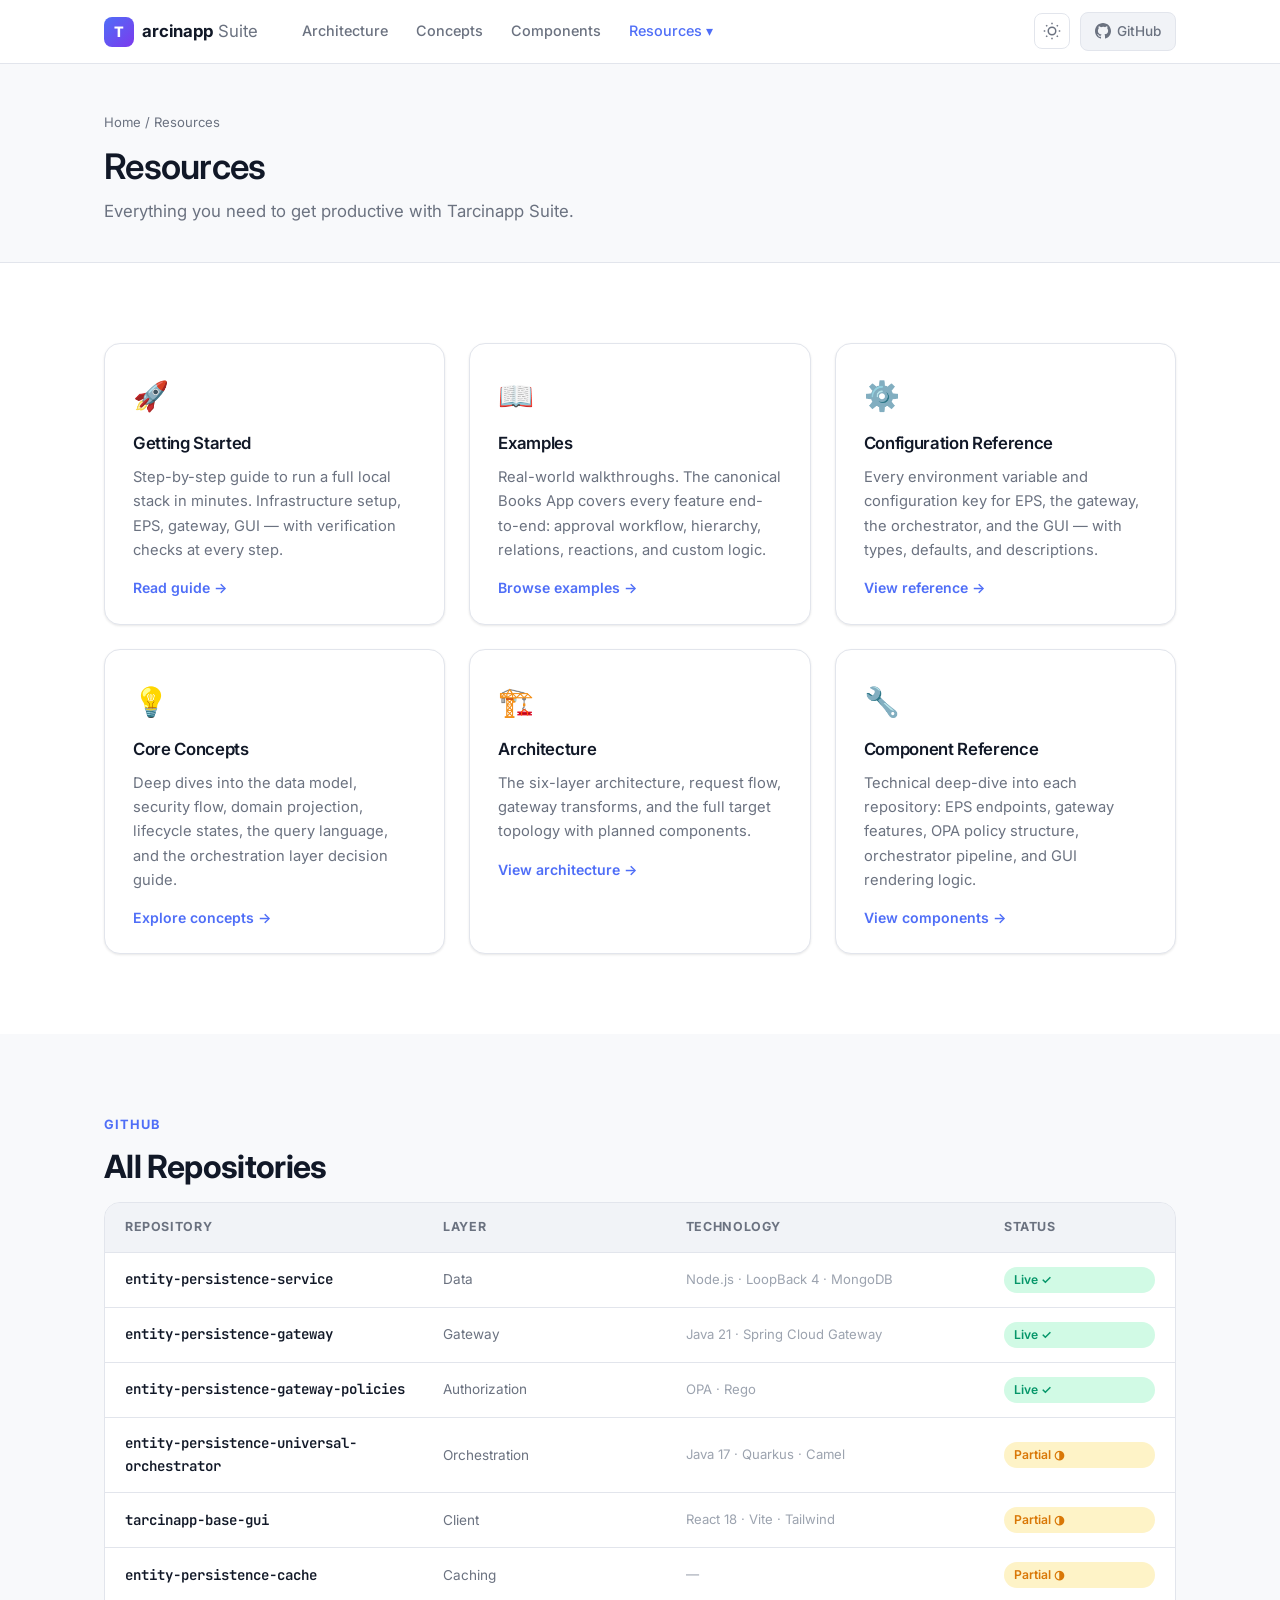
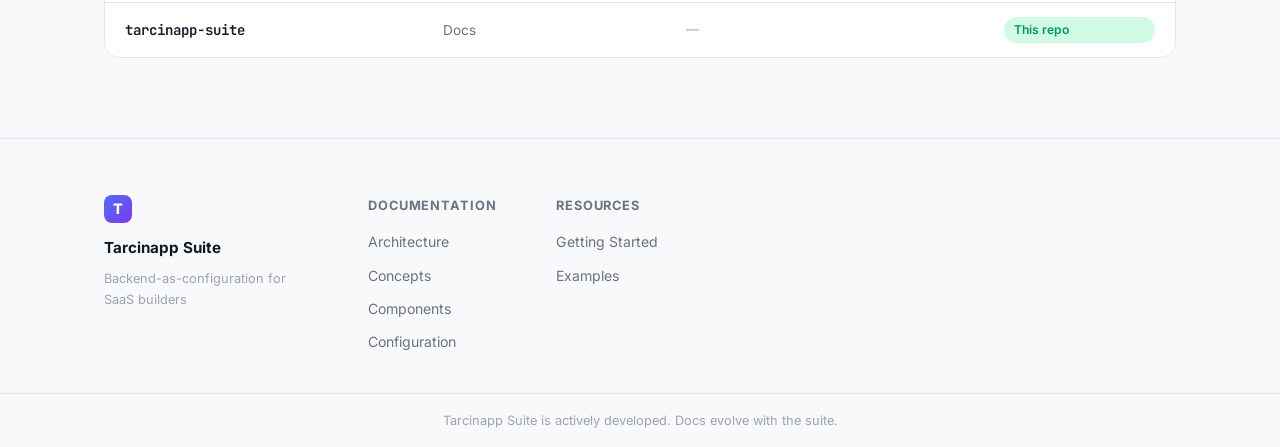
<file: docs/resources.html>
<!DOCTYPE html>
<html lang="en" data-theme="light">
<head>
  <meta charset="UTF-8" />
  <meta name="viewport" content="width=device-width, initial-scale=1.0" />
  <title>Resources — Tarcinapp Suite</title>
  <link rel="preconnect" href="https://fonts.googleapis.com" />
  <link rel="preconnect" href="https://fonts.gstatic.com" crossorigin />
  <link href="https://fonts.googleapis.com/css2?family=Inter:wght@300;400;500;600;700&family=JetBrains+Mono:wght@400;500&display=swap" rel="stylesheet" />
  <link rel="stylesheet" href="assets/style.css" />
</head>
<body>

<nav class="nav">
  <div class="nav-inner">
    <a href="index.html" class="nav-logo">
      <span class="logo-mark">T</span>
      <span class="logo-text">arcinapp<span class="logo-suite"> Suite</span></span>
    </a>
    <ul class="nav-links">
      <li><a href="architecture.html">Architecture</a></li>
      <li><a href="concepts.html">Concepts</a></li>
      <li><a href="components.html">Components</a></li>
      <li class="has-dropdown">
        <a href="resources.html">Resources ▾</a>
        <ul class="dropdown">
          <li><a href="getting-started.html">Getting Started</a></li>
          <li><a href="examples.html">Examples</a></li>
          <li><a href="configuration.html">Configuration Reference</a></li>
        </ul>
      </li>
    </ul>
    <div class="nav-actions">
      <button class="theme-toggle" id="themeToggle" aria-label="Toggle theme">
        <svg class="icon-sun" xmlns="http://www.w3.org/2000/svg" width="18" height="18" viewBox="0 0 24 24" fill="none" stroke="currentColor" stroke-width="2"><circle cx="12" cy="12" r="5"/><line x1="12" y1="1" x2="12" y2="3"/><line x1="12" y1="21" x2="12" y2="23"/><line x1="4.22" y1="4.22" x2="5.64" y2="5.64"/><line x1="18.36" y1="18.36" x2="19.78" y2="19.78"/><line x1="1" y1="12" x2="3" y2="12"/><line x1="21" y1="12" x2="23" y2="12"/><line x1="4.22" y1="19.78" x2="5.64" y2="18.36"/><line x1="18.36" y1="5.64" x2="19.78" y2="4.22"/></svg>
        <svg class="icon-moon" xmlns="http://www.w3.org/2000/svg" width="18" height="18" viewBox="0 0 24 24" fill="none" stroke="currentColor" stroke-width="2"><path d="M21 12.79A9 9 0 1 1 11.21 3 7 7 0 0 0 21 12.79z"/></svg>
      </button>
      <a href="https://github.com/tarcinapp" class="btn-github" target="_blank" rel="noopener">
        <svg xmlns="http://www.w3.org/2000/svg" width="16" height="16" viewBox="0 0 24 24" fill="currentColor"><path d="M12 0C5.374 0 0 5.373 0 12c0 5.302 3.438 9.8 8.207 11.387.599.111.793-.261.793-.577v-2.234c-3.338.726-4.033-1.416-4.033-1.416-.546-1.387-1.333-1.756-1.333-1.756-1.089-.745.083-.729.083-.729 1.205.084 1.839 1.237 1.839 1.237 1.07 1.834 2.807 1.304 3.492.997.107-.775.418-1.305.762-1.604-2.665-.305-5.467-1.334-5.467-5.931 0-1.311.469-2.381 1.236-3.221-.124-.303-.535-1.524.117-3.176 0 0 1.008-.322 3.301 1.23A11.509 11.509 0 0 1 12 5.803c1.02.005 2.047.138 3.006.404 2.291-1.552 3.297-1.23 3.297-1.23.653 1.653.242 2.874.118 3.176.77.84 1.235 1.911 1.235 3.221 0 4.609-2.807 5.624-5.479 5.921.43.372.823 1.102.823 2.222v3.293c0 .319.192.694.801.576C20.566 21.797 24 17.3 24 12c0-6.627-5.373-12-12-12z"/></svg>
        GitHub
      </a>
    </div>
  </div>
</nav>

<div class="page-header">
  <div class="container">
    <div class="page-breadcrumb"><a href="index.html">Home</a> / Resources</div>
    <h1>Resources</h1>
    <p>Everything you need to get productive with Tarcinapp Suite.</p>
  </div>
</div>

<section class="section">
  <div class="container">
    <div class="value-grid">

      <a href="getting-started.html" class="value-card" style="text-decoration:none;color:inherit">
        <div class="value-icon">🚀</div>
        <h3>Getting Started</h3>
        <p>Step-by-step guide to run a full local stack in minutes. Infrastructure setup, EPS, gateway, GUI — with verification checks at every step.</p>
        <div style="margin-top:14px;color:var(--accent);font-weight:600;font-size:0.88rem">Read guide →</div>
      </a>

      <a href="examples.html" class="value-card" style="text-decoration:none;color:inherit">
        <div class="value-icon">📖</div>
        <h3>Examples</h3>
        <p>Real-world walkthroughs. The canonical Books App covers every feature end-to-end: approval workflow, hierarchy, relations, reactions, and custom logic.</p>
        <div style="margin-top:14px;color:var(--accent);font-weight:600;font-size:0.88rem">Browse examples →</div>
      </a>

      <a href="configuration.html" class="value-card" style="text-decoration:none;color:inherit">
        <div class="value-icon">⚙️</div>
        <h3>Configuration Reference</h3>
        <p>Every environment variable and configuration key for EPS, the gateway, the orchestrator, and the GUI — with types, defaults, and descriptions.</p>
        <div style="margin-top:14px;color:var(--accent);font-weight:600;font-size:0.88rem">View reference →</div>
      </a>

      <a href="concepts.html" class="value-card" style="text-decoration:none;color:inherit">
        <div class="value-icon">💡</div>
        <h3>Core Concepts</h3>
        <p>Deep dives into the data model, security flow, domain projection, lifecycle states, the query language, and the orchestration layer decision guide.</p>
        <div style="margin-top:14px;color:var(--accent);font-weight:600;font-size:0.88rem">Explore concepts →</div>
      </a>

      <a href="architecture.html" class="value-card" style="text-decoration:none;color:inherit">
        <div class="value-icon">🏗️</div>
        <h3>Architecture</h3>
        <p>The six-layer architecture, request flow, gateway transforms, and the full target topology with planned components.</p>
        <div style="margin-top:14px;color:var(--accent);font-weight:600;font-size:0.88rem">View architecture →</div>
      </a>

      <a href="components.html" class="value-card" style="text-decoration:none;color:inherit">
        <div class="value-icon">🔧</div>
        <h3>Component Reference</h3>
        <p>Technical deep-dive into each repository: EPS endpoints, gateway features, OPA policy structure, orchestrator pipeline, and GUI rendering logic.</p>
        <div style="margin-top:14px;color:var(--accent);font-weight:600;font-size:0.88rem">View components →</div>
      </a>

    </div>
  </div>
</section>

<section class="section section-alt">
  <div class="container">
    <div class="section-label">GitHub</div>
    <h2 class="section-title">All Repositories</h2>
    <div class="components-table">
      <div class="comp-row comp-row-header">
        <span>Repository</span><span>Layer</span><span>Technology</span><span>Status</span>
      </div>
      <a href="https://github.com/tarcinapp/entity-persistence-service" target="_blank" rel="noopener" class="comp-row comp-row-item">
        <span class="comp-name">entity-persistence-service</span>
        <span class="comp-layer">Data</span>
        <span class="comp-tech">Node.js · LoopBack 4 · MongoDB</span>
        <span class="badge-impl">Live ✓</span>
      </a>
      <a href="https://github.com/tarcinapp/entity-persistence-gateway" target="_blank" rel="noopener" class="comp-row comp-row-item">
        <span class="comp-name">entity-persistence-gateway</span>
        <span class="comp-layer">Gateway</span>
        <span class="comp-tech">Java 21 · Spring Cloud Gateway</span>
        <span class="badge-impl">Live ✓</span>
      </a>
      <a href="https://github.com/tarcinapp/entity-persistence-gateway-policies" target="_blank" rel="noopener" class="comp-row comp-row-item">
        <span class="comp-name">entity-persistence-gateway-policies</span>
        <span class="comp-layer">Authorization</span>
        <span class="comp-tech">OPA · Rego</span>
        <span class="badge-impl">Live ✓</span>
      </a>
      <a href="https://github.com/tarcinapp/entity-persistence-universal-orchestrator" target="_blank" rel="noopener" class="comp-row comp-row-item">
        <span class="comp-name">entity-persistence-universal-orchestrator</span>
        <span class="comp-layer">Orchestration</span>
        <span class="comp-tech">Java 17 · Quarkus · Camel</span>
        <span class="badge-partial">Partial ◑</span>
      </a>
      <a href="https://github.com/tarcinapp/tarcinapp-base-gui" target="_blank" rel="noopener" class="comp-row comp-row-item">
        <span class="comp-name">tarcinapp-base-gui</span>
        <span class="comp-layer">Client</span>
        <span class="comp-tech">React 18 · Vite · Tailwind</span>
        <span class="badge-partial">Partial ◑</span>
      </a>
      <a href="https://github.com/tarcinapp/entity-persistence-cache" target="_blank" rel="noopener" class="comp-row comp-row-item">
        <span class="comp-name">entity-persistence-cache</span>
        <span class="comp-layer">Caching</span>
        <span class="comp-tech">—</span>
        <span class="badge-partial">Partial ◑</span>
      </a>
      <a href="https://github.com/tarcinapp/tarcinapp-suite" target="_blank" rel="noopener" class="comp-row comp-row-item">
        <span class="comp-name">tarcinapp-suite</span>
        <span class="comp-layer">Docs</span>
        <span class="comp-tech">—</span>
        <span class="badge-impl">This repo</span>
      </a>
    </div>
  </div>
</section>

<footer class="footer">
  <div class="container footer-inner">
    <div class="footer-brand">
      <span class="logo-mark">T</span>
      <span class="footer-name">Tarcinapp Suite</span>
      <span class="footer-tagline">Backend-as-configuration for SaaS builders</span>
    </div>
    <nav class="footer-nav">
      <div class="footer-col">
        <span class="footer-col-title">Documentation</span>
        <a href="architecture.html">Architecture</a>
        <a href="concepts.html">Concepts</a>
        <a href="components.html">Components</a>
        <a href="configuration.html">Configuration</a>
      </div>
      <div class="footer-col">
        <span class="footer-col-title">Resources</span>
        <a href="getting-started.html">Getting Started</a>
        <a href="examples.html">Examples</a>
      </div>
    </nav>
  </div>
  <div class="footer-bottom">Tarcinapp Suite is actively developed. Docs evolve with the suite.</div>
</footer>

<script src="assets/main.js"></script>
</body>
</html>
</file>
<file: docs/assets/style.css>
/* ─────────────────────────────────────────────────────────────────────────
   Tarcinapp Suite Documentation — Stylesheet
   Font: Inter (UI) + JetBrains Mono (code)
   ───────────────────────────────────────────────────────────────────────── */

/* ── DESIGN TOKENS ──────────────────────────────────────────────────────── */
:root {
  --font-sans: 'Inter', -apple-system, BlinkMacSystemFont, 'Segoe UI', sans-serif;
  --font-mono: 'JetBrains Mono', 'Fira Code', 'Cascadia Code', monospace;

  /* Light mode */
  --bg: #ffffff;
  --bg-alt: #f8f9fb;
  --bg-surface: #f1f3f7;
  --bg-surface2: #e8ebf0;
  --border: #e2e5ec;
  --border-strong: #c9cdd6;
  --text: #111827;
  --text-muted: #6b7280;
  --text-faint: #9ca3af;
  --accent: #4f6ef7;
  --accent-hover: #3d5ce8;
  --accent-light: #eef1ff;
  --accent2: #7c3aed;
  --success: #059669;
  --success-light: #d1fae5;
  --warning: #d97706;
  --warning-light: #fef3c7;
  --danger: #dc2626;
  --danger-light: #fee2e2;
  --shadow-sm: 0 1px 3px rgba(0,0,0,0.06), 0 1px 2px rgba(0,0,0,0.04);
  --shadow-md: 0 4px 12px rgba(0,0,0,0.08), 0 2px 4px rgba(0,0,0,0.04);
  --shadow-lg: 0 12px 32px rgba(0,0,0,0.1), 0 4px 8px rgba(0,0,0,0.04);
  --radius-sm: 6px;
  --radius: 10px;
  --radius-lg: 16px;
  --nav-h: 64px;
}

[data-theme="dark"] {
  --bg: #0d0f14;
  --bg-alt: #13161e;
  --bg-surface: #1a1e2a;
  --bg-surface2: #222636;
  --border: #2a2f3e;
  --border-strong: #363c52;
  --text: #e8eaf2;
  --text-muted: #8b92a8;
  --text-faint: #565d76;
  --accent: #6b8cf5;
  --accent-hover: #5a7af0;
  --accent-light: #1a2040;
  --accent2: #9d6ff5;
  --success: #10b981;
  --success-light: #022c22;
  --warning: #f59e0b;
  --warning-light: #1c1500;
  --danger: #ef4444;
  --danger-light: #1f0505;
  --shadow-sm: 0 1px 3px rgba(0,0,0,0.3);
  --shadow-md: 0 4px 12px rgba(0,0,0,0.4);
  --shadow-lg: 0 12px 32px rgba(0,0,0,0.5);
}

/* ── RESET + BASE ────────────────────────────────────────────────────────── */
*, *::before, *::after { box-sizing: border-box; margin: 0; padding: 0; }

html { scroll-behavior: smooth; }

body {
  font-family: var(--font-sans);
  font-size: 15px;
  line-height: 1.65;
  color: var(--text);
  background: var(--bg);
  transition: background 0.2s, color 0.2s;
  -webkit-font-smoothing: antialiased;
}

a { color: var(--accent); text-decoration: none; transition: color 0.15s; }
a:hover { color: var(--accent-hover); }

code {
  font-family: var(--font-mono);
  font-size: 0.85em;
  background: var(--bg-surface);
  color: var(--accent2);
  padding: 0.15em 0.4em;
  border-radius: 4px;
  border: 1px solid var(--border);
}

pre code { background: transparent; border: none; padding: 0; color: inherit; font-size: inherit; }

h1, h2, h3, h4 { font-weight: 600; letter-spacing: -0.02em; }
h1 { font-size: 2.8rem; line-height: 1.15; }
h2 { font-size: 2rem; line-height: 1.2; }
h3 { font-size: 1.25rem; line-height: 1.3; }
h4 { font-size: 1rem; }

/* ── LAYOUT ─────────────────────────────────────────────────────────────── */
.container { max-width: 1120px; margin: 0 auto; padding: 0 24px; }

/* ── NAV ─────────────────────────────────────────────────────────────────── */
.nav {
  position: sticky; top: 0; z-index: 100;
  height: var(--nav-h);
  background: rgba(255,255,255,0.9);
  border-bottom: 1px solid var(--border);
  backdrop-filter: blur(12px);
  -webkit-backdrop-filter: blur(12px);
  transition: background 0.2s, border-color 0.2s;
}
[data-theme="dark"] .nav { background: rgba(13,15,20,0.9); }

.nav-inner {
  max-width: 1120px; margin: 0 auto; padding: 0 24px;
  height: 100%; display: flex; align-items: center; gap: 32px;
}

.nav-logo {
  display: flex; align-items: center; gap: 8px;
  font-weight: 700; font-size: 1.05rem;
  color: var(--text); text-decoration: none;
}
.nav-logo:hover { color: var(--text); }

.logo-mark {
  width: 30px; height: 30px;
  background: linear-gradient(135deg, var(--accent) 0%, var(--accent2) 100%);
  color: #fff; border-radius: 8px;
  display: flex; align-items: center; justify-content: center;
  font-weight: 800; font-size: 0.9rem;
  flex-shrink: 0;
}
.logo-suite { color: var(--text-muted); font-weight: 400; }

.nav-links {
  display: flex; list-style: none; gap: 4px; flex: 1;
}
.nav-links a {
  color: var(--text-muted); font-size: 0.9rem; font-weight: 500;
  padding: 6px 12px; border-radius: 6px;
  transition: color 0.15s, background 0.15s;
}
.nav-links a:hover { color: var(--text); background: var(--bg-surface); }
.nav-links .active a { color: var(--accent); }

.has-dropdown { position: relative; }
.has-dropdown > a::after { content: ''; }
.dropdown {
  display: none; position: absolute; top: calc(100% + 8px); left: 0;
  background: var(--bg); border: 1px solid var(--border);
  border-radius: var(--radius); padding: 6px;
  min-width: 200px; list-style: none;
  box-shadow: var(--shadow-lg);
  z-index: 200;
}
.has-dropdown:hover .dropdown { display: block; }
.dropdown a {
  display: block; padding: 8px 12px; border-radius: 6px;
  color: var(--text-muted); font-size: 0.9rem;
}
.dropdown a:hover { color: var(--text); background: var(--bg-surface); }

.nav-actions { display: flex; align-items: center; gap: 10px; margin-left: auto; }

.theme-toggle {
  width: 36px; height: 36px;
  border: 1px solid var(--border); border-radius: 8px;
  background: transparent; color: var(--text-muted);
  cursor: pointer; display: flex; align-items: center; justify-content: center;
  transition: background 0.15s, color 0.15s;
}
.theme-toggle:hover { background: var(--bg-surface); color: var(--text); }
.icon-moon { display: none; }
[data-theme="dark"] .icon-sun { display: none; }
[data-theme="dark"] .icon-moon { display: block; }

.btn-github {
  display: flex; align-items: center; gap: 6px;
  padding: 7px 14px; border-radius: 8px;
  background: var(--bg-surface); border: 1px solid var(--border);
  color: var(--text-muted); font-size: 0.85rem; font-weight: 500;
  transition: all 0.15s;
}
.btn-github:hover { background: var(--bg-surface2); color: var(--text); border-color: var(--border-strong); }

/* ── BUTTONS ─────────────────────────────────────────────────────────────── */
.btn {
  display: inline-flex; align-items: center; gap: 8px;
  padding: 10px 22px; border-radius: 10px;
  font-size: 0.95rem; font-weight: 600; cursor: pointer;
  transition: all 0.15s; text-decoration: none; border: none;
}
.btn-primary {
  background: var(--accent); color: #fff;
  box-shadow: 0 2px 8px rgba(79,110,247,0.35);
}
.btn-primary:hover { background: var(--accent-hover); color: #fff; box-shadow: 0 4px 14px rgba(79,110,247,0.4); transform: translateY(-1px); }
.btn-outline {
  background: transparent; color: var(--accent);
  border: 1.5px solid var(--accent);
}
.btn-outline:hover { background: var(--accent-light); }
.btn-ghost { background: transparent; color: var(--text-muted); border: 1.5px solid var(--border); }
.btn-ghost:hover { background: var(--bg-surface); color: var(--text); }
.btn-sm { padding: 7px 16px; font-size: 0.875rem; border-radius: 8px; }

/* ── HERO ─────────────────────────────────────────────────────────────────── */
.hero {
  padding: 100px 0 80px;
  position: relative; overflow: hidden;
  background: linear-gradient(180deg, var(--bg-alt) 0%, var(--bg) 100%);
}
.hero-bg-grid {
  position: absolute; inset: 0;
  z-index: 0;
  background-image:
    linear-gradient(to right, var(--border) 1px, transparent 1px),
    linear-gradient(to bottom, var(--border) 1px, transparent 1px);
  background-size: 40px 40px;
  opacity: 0.4;
  pointer-events: none;
}
.hero > .container {
  position: relative;
  z-index: 1;
}

.hero-badge {
  display: inline-block;
  padding: 4px 14px; border-radius: 20px;
  background: var(--warning-light); color: var(--warning);
  border: 1px solid currentColor;
  font-size: 0.8rem; font-weight: 600;
  margin-bottom: 24px;
}

.hero-title {
  font-size: clamp(2.2rem, 5vw, 3.6rem);
  font-weight: 800; letter-spacing: -0.03em;
  line-height: 1.1; margin-bottom: 24px;
}

.gradient-text {
  background: linear-gradient(135deg, var(--accent) 0%, var(--accent2) 100%);
  -webkit-background-clip: text; -webkit-text-fill-color: transparent;
  background-clip: text;
}

.hero-subtitle {
  font-size: 1.15rem; color: var(--text-muted);
  max-width: 640px; margin-bottom: 36px; line-height: 1.7;
}

.hero-cta { display: flex; gap: 12px; flex-wrap: wrap; margin-bottom: 40px; }

/* Instant capabilities pill bar */
.hero-pills {
  display: flex; flex-wrap: wrap; gap: 8px;
  margin-bottom: 52px;
}
.hero-pill {
  display: inline-flex; align-items: center; gap: 6px;
  background: var(--bg); border: 1px solid var(--border);
  border-radius: 20px; padding: 5px 13px;
  font-size: 0.8rem; font-weight: 500; color: var(--text-muted);
  white-space: nowrap;
}
.hero-pill-check { color: var(--success); font-size: 0.85rem; }

/* Hero split: text left, code right */
.hero-split {
  display: grid;
  grid-template-columns: 1fr 1fr;
  gap: 56px;
  align-items: start;
}
.hero-split-left {}
.hero-split-right {}
@media (max-width: 860px) {
  .hero-split { grid-template-columns: 1fr; }
}

/* Code window */
.code-window {
  background: var(--bg-surface);
  border: 1px solid var(--border);
  border-radius: var(--radius-lg);
  overflow: hidden;
  box-shadow: var(--shadow-lg);
  max-width: 680px;
}
.code-window-header {
  display: flex; align-items: center; gap: 8px;
  padding: 10px 16px;
  background: var(--bg-surface2); border-bottom: 1px solid var(--border);
}
.dot { width: 12px; height: 12px; border-radius: 50%; }
.dot-red { background: #ff5f57; }
.dot-yellow { background: #ffbd2e; }
.dot-green { background: #28c840; }
.code-window-title {
  font-size: 0.8rem; color: var(--text-muted); margin-left: 8px;
  font-family: var(--font-sans);
}
.code-block {
  padding: 20px 24px; overflow-x: auto;
  font-family: var(--font-mono); font-size: 0.82rem; line-height: 1.7;
}
.cm { color: var(--text-faint); }
.ck { color: var(--accent); font-weight: 600; }

/* ── SECTIONS ────────────────────────────────────────────────────────────── */
.section { padding: 80px 0; }
.section-alt { background: var(--bg-alt); }
.section-label {
  font-size: 0.8rem; font-weight: 700; letter-spacing: 0.08em;
  text-transform: uppercase; color: var(--accent);
  margin-bottom: 12px;
}
.section-title { font-size: 2rem; font-weight: 700; margin-bottom: 16px; }
.section-title-sm { font-size: 1.6rem; font-weight: 700; margin-bottom: 16px; }
.section-subtitle { font-size: 1.05rem; color: var(--text-muted); max-width: 560px; margin-bottom: 48px; }
.section-cta { margin-top: 36px; text-align: center; }

/* ── VALUE CARDS ─────────────────────────────────────────────────────────── */
.value-grid {
  display: grid;
  grid-template-columns: repeat(auto-fill, minmax(320px, 1fr));
  gap: 24px;
}
.value-card {
  background: var(--bg);
  border: 1px solid var(--border);
  border-radius: var(--radius-lg);
  padding: 28px 28px 24px;
  box-shadow: var(--shadow-sm);
  transition: box-shadow 0.2s, transform 0.2s, border-color 0.2s;
}
.value-card:hover {
  box-shadow: var(--shadow-md);
  transform: translateY(-2px);
  border-color: var(--border-strong);
}
[data-theme="dark"] .value-card { background: var(--bg-surface); }
.value-icon { font-size: 1.8rem; margin-bottom: 14px; }
.value-card h3 { font-size: 1.05rem; margin-bottom: 10px; }
.value-card p { color: var(--text-muted); font-size: 0.92rem; line-height: 1.65; }

/* ── ARCHITECTURE DIAGRAM ────────────────────────────────────────────────── */
.arch-diagram {
  max-width: 680px; margin: 0 auto 40px;
  display: flex; flex-direction: column; align-items: center; gap: 0;
}
.arch-row { width: 100%; display: flex; justify-content: center; gap: 12px; }
.arch-row-multi { flex-wrap: wrap; }
.arch-infra-row { flex-wrap: wrap; gap: 8px; }
.arch-arrow {
  color: var(--text-faint); font-size: 0.85rem;
  padding: 4px 0; text-align: center;
  font-family: var(--font-mono);
}
.arch-box {
  background: var(--bg);
  border: 1.5px solid var(--border);
  border-radius: var(--radius);
  padding: 14px 20px;
  display: flex; flex-direction: column; align-items: flex-start; gap: 4px;
  transition: box-shadow 0.2s;
  margin: 4px;
}
[data-theme="dark"] .arch-box { background: var(--bg-surface); }
.arch-box-wide { flex: 1; min-width: 340px; }
.arch-box-client { border-color: var(--accent); }
.arch-box-gateway { border-color: var(--accent2); }
.arch-box-policy { border-color: var(--border-strong); }
.arch-box-orch { border-color: var(--success); }
.arch-box-data { border-color: var(--accent); }
.arch-box-planned { border-color: var(--border); border-style: dashed; opacity: 0.75; }
.arch-box-planned-infra { border-style: dashed; opacity: 0.65; }
.arch-box-infra-sm {
  padding: 10px 14px; font-size: 0.82rem;
  display: flex; flex-direction: column; align-items: center; gap: 4px;
  min-width: 100px;
}
.arch-icon { font-size: 1.2rem; }
.arch-label { font-weight: 600; font-size: 0.9rem; }
.arch-sublabel { font-size: 0.78rem; color: var(--text-muted); }
.arch-chips { display: flex; flex-wrap: wrap; gap: 4px; margin-top: 8px; }
.chip {
  background: var(--accent-light); color: var(--accent);
  border: 1px solid var(--border); border-radius: 20px;
  padding: 2px 10px; font-size: 0.75rem; font-weight: 500;
}
.badge-planned {
  background: var(--warning-light); color: var(--warning);
  border-radius: 4px; padding: 1px 6px; font-size: 0.72rem; font-weight: 600;
  margin-left: 6px;
}
.badge-planned-sm { font-size: 0.7rem; color: var(--warning); margin-left: 4px; }
.arch-cta { text-align: center; }

/* ── RECORD TYPES GRID ───────────────────────────────────────────────────── */
.record-types-grid {
  display: grid;
  grid-template-columns: repeat(auto-fill, minmax(200px, 1fr));
  gap: 16px;
}
.record-card {
  background: var(--bg-surface);
  border: 1px solid var(--border); border-radius: var(--radius);
  overflow: hidden; transition: box-shadow 0.2s, transform 0.2s;
}
.record-card:hover { box-shadow: var(--shadow-md); transform: translateY(-2px); }
.record-header {
  padding: 12px 16px;
  display: flex; justify-content: space-between; align-items: center;
  border-bottom: 1px solid var(--border);
}
.record-type-name { font-weight: 700; font-size: 0.88rem; }
.record-collection { font-size: 0.75rem; opacity: 0.8; }
.record-entity { background: #eff6ff; color: #1d4ed8; }
.record-list { background: #f0fdf4; color: #166534; }
.record-relation { background: #fdf4ff; color: #6d28d9; }
.record-ereaction { background: #fff7ed; color: #c2410c; }
.record-lreaction { background: #fdf2f8; color: #9d174d; }
[data-theme="dark"] .record-entity { background: #0d1a33; color: #93c5fd; }
[data-theme="dark"] .record-list { background: #052e16; color: #86efac; }
[data-theme="dark"] .record-relation { background: #2e1065; color: #c4b5fd; }
[data-theme="dark"] .record-ereaction { background: #431407; color: #fdba74; }
[data-theme="dark"] .record-lreaction { background: #500724; color: #f9a8d4; }
.record-card p {
  padding: 12px 16px; font-size: 0.83rem; color: var(--text-muted); line-height: 1.5;
}
.record-examples { padding: 0 16px 14px; display: flex; flex-wrap: wrap; gap: 4px; }
.ex-tag {
  background: var(--bg); border: 1px solid var(--border);
  border-radius: 20px; padding: 2px 9px;
  font-size: 0.73rem; font-family: var(--font-mono); color: var(--text-muted);
}

/* ── LIFECYCLE DIAGRAM ───────────────────────────────────────────────────── */
.two-col { display: grid; grid-template-columns: 1fr 1fr; gap: 64px; align-items: center; }
.feature-list { list-style: none; margin: 16px 0; display: flex; flex-direction: column; gap: 10px; }
.feature-list li {
  padding-left: 20px; position: relative;
  font-size: 0.92rem; color: var(--text-muted);
}
.feature-list li::before {
  content: '→'; position: absolute; left: 0; color: var(--accent); font-weight: 700;
}

.lifecycle-diagram {
  background: var(--bg);
  border: 1px solid var(--border); border-radius: var(--radius-lg);
  padding: 32px 28px;
  box-shadow: var(--shadow-sm);
  display: flex; flex-direction: column; gap: 0;
}
[data-theme="dark"] .lifecycle-diagram { background: var(--bg-surface); }
.lc-state {
  display: flex; align-items: center; gap: 16px;
  padding: 16px 20px; border-radius: var(--radius);
  border: 1px solid var(--border);
  background: var(--bg-alt);
}
.lc-dot { width: 14px; height: 14px; border-radius: 50%; flex-shrink: 0; }
.lc-dot-pending { background: var(--warning); }
.lc-dot-active { background: var(--success); }
.lc-dot-expired { background: var(--danger); }
.lc-name { font-weight: 700; font-size: 0.85rem; letter-spacing: 0.05em; }
.lc-desc { font-size: 0.78rem; color: var(--text-muted); margin-top: 2px; }
.lc-arrow {
  text-align: center; font-size: 0.8rem; color: var(--text-faint);
  padding: 10px 0; font-family: var(--font-mono);
}
.lc-pending { border-color: var(--warning); }
.lc-active { border-color: var(--success); }
.lc-expired { border-color: var(--danger); }

/* ── COMPONENTS TABLE ────────────────────────────────────────────────────── */
.components-table {
  border: 1px solid var(--border); border-radius: var(--radius-lg); overflow: hidden;
}
.comp-row {
  display: grid; grid-template-columns: 2fr 1.5fr 2fr 1fr;
  padding: 14px 20px; border-bottom: 1px solid var(--border);
  align-items: center; gap: 16px;
}
.comp-row:last-child { border-bottom: none; }
.comp-row-header {
  background: var(--bg-surface);
  font-size: 0.78rem; font-weight: 700; letter-spacing: 0.05em;
  color: var(--text-muted); text-transform: uppercase;
}
.comp-row-item {
  text-decoration: none; color: var(--text);
  transition: background 0.15s;
  background: var(--bg);
}
[data-theme="dark"] .comp-row-item { background: var(--bg-surface); }
.comp-row-item:hover { background: var(--accent-light); }
.comp-name { font-weight: 600; font-size: 0.88rem; font-family: var(--font-mono); }
.comp-layer { font-size: 0.85rem; color: var(--text-muted); }
.comp-tech { font-size: 0.82rem; color: var(--text-faint); }
.badge-impl {
  font-size: 0.76rem; font-weight: 600; padding: 3px 10px; border-radius: 20px;
  background: var(--success-light); color: var(--success);
  white-space: nowrap;
}
.badge-partial {
  font-size: 0.76rem; font-weight: 600; padding: 3px 10px; border-radius: 20px;
  background: var(--warning-light); color: var(--warning);
  white-space: nowrap;
}

/* ── TRUTH / OBJECTION SECTION ──────────────────────────────────────────── */
.truth-section {
  background: var(--bg);
  border-top: 1px solid var(--border);
  border-bottom: 1px solid var(--border);
}
.truth-grid {
  display: grid;
  grid-template-columns: repeat(auto-fill, minmax(260px, 1fr));
  gap: 1px;
  background: var(--border);
  border: 1px solid var(--border);
  border-radius: var(--radius-lg);
  overflow: hidden;
}
.truth-cell {
  background: var(--bg);
  padding: 28px 24px;
}
[data-theme="dark"] .truth-cell { background: var(--bg-surface); }
.truth-cell-num {
  font-size: 1.6rem; font-weight: 800;
  background: linear-gradient(135deg, var(--accent), var(--accent2));
  -webkit-background-clip: text; -webkit-text-fill-color: transparent;
  background-clip: text;
  line-height: 1; margin-bottom: 10px;
}
.truth-cell h4 { font-size: 0.95rem; font-weight: 700; margin-bottom: 8px; }
.truth-cell p { font-size: 0.85rem; color: var(--text-muted); line-height: 1.6; margin: 0; }

/* ── DEPLOY TEASER ───────────────────────────────────────────────────────── */
.deploy-grid {
  display: grid; grid-template-columns: 1fr 1fr; gap: 20px;
}
@media (max-width: 640px) { .deploy-grid { grid-template-columns: 1fr; } }
.deploy-card {
  background: var(--bg-surface);
  border: 1px solid var(--border); border-radius: var(--radius-lg);
  padding: 24px 24px 20px;
  position: relative; overflow: hidden;
}
.deploy-card-planned {
  border-style: dashed;
  opacity: 0.85;
}
.deploy-card-icon { font-size: 1.6rem; margin-bottom: 10px; }
.deploy-card h3 { font-size: 1rem; font-weight: 700; margin-bottom: 6px; }
.deploy-card p { font-size: 0.87rem; color: var(--text-muted); line-height: 1.55; margin: 0; }
.deploy-badge-soon {
  position: absolute; top: 16px; right: 16px;
  background: var(--accent-light); color: var(--accent);
  border: 1px solid var(--border); border-radius: 20px;
  font-size: 0.72rem; font-weight: 700; padding: 2px 10px;
}

/* ── CTA BAND ────────────────────────────────────────────────────────────── */
.section-cta-band {
  background: linear-gradient(135deg, var(--accent) 0%, var(--accent2) 100%);
  color: #fff;
}
.section-cta-band h2 { font-size: 2rem; font-weight: 700; margin-bottom: 12px; color: #fff; }
.section-cta-band p { color: rgba(255,255,255,0.8); font-size: 1.05rem; margin-bottom: 28px; }
.cta-band-actions { display: flex; gap: 12px; flex-wrap: wrap; }
.section-cta-band .btn-primary { background: #fff; color: var(--accent); box-shadow: none; }
.section-cta-band .btn-primary:hover { background: rgba(255,255,255,0.9); }
.section-cta-band .btn-ghost { border-color: rgba(255,255,255,0.5); color: #fff; }
.section-cta-band .btn-ghost:hover { background: rgba(255,255,255,0.1); border-color: rgba(255,255,255,0.8); }

/* ── FOOTER ──────────────────────────────────────────────────────────────── */
.footer {
  background: var(--bg-alt); border-top: 1px solid var(--border);
  padding: 56px 0 0;
}
.footer-inner {
  display: flex; gap: 64px; flex-wrap: wrap; padding-bottom: 40px;
}
.footer-brand {
  display: flex; flex-direction: column; gap: 8px;
  flex: 0 0 auto; max-width: 200px;
}
.footer-brand .logo-mark { font-size: 0.9rem; width: 28px; height: 28px; }
.footer-name { font-weight: 700; font-size: 0.95rem; margin-top: 4px; }
.footer-tagline { font-size: 0.8rem; color: var(--text-faint); }
.footer-nav { display: flex; gap: 48px; flex-wrap: wrap; flex: 1; }
.footer-col {
  display: flex; flex-direction: column; gap: 10px;
  min-width: 140px;
}
.footer-col-title { font-weight: 700; font-size: 0.8rem; text-transform: uppercase; letter-spacing: 0.07em; color: var(--text-muted); margin-bottom: 4px; }
.footer-col a { font-size: 0.88rem; color: var(--text-muted); }
.footer-col a:hover { color: var(--text); }
.footer-bottom {
  border-top: 1px solid var(--border);
  padding: 16px 24px; text-align: center;
  font-size: 0.8rem; color: var(--text-faint);
}

/* ── INNER PAGE LAYOUT ───────────────────────────────────────────────────── */

/*
 * The doc-layout starts immediately after the sticky nav and fills the
 * remaining viewport height. The sidebar uses `position: sticky` with
 * `top: var(--nav-h)` so it glues itself to the top of the visible area.
 * The page-header lives inside the main content column (not outside the
 * grid), so there is never a gap above the sidebar.
 */
.doc-layout {
  display: grid;
  grid-template-columns: 240px 1fr;
  gap: 0;
  /* stretch to at least the full remaining viewport height */
  min-height: calc(100vh - var(--nav-h));
  /* align-items: start so the sidebar doesn't stretch to grid height */
  align-items: start;
}

.doc-sidebar {
  /* stick to the top of the viewport (just below the nav) */
  position: sticky;
  top: var(--nav-h);
  /* fill exactly the remaining viewport height and scroll independently */
  height: calc(100vh - var(--nav-h));
  overflow-y: auto;
  border-right: 1px solid var(--border);
  padding: 28px 0;
  background: var(--bg-alt);
  /* ensure sidebar starts at the top of the grid row, not pushed by page-header */
  align-self: start;
}

.doc-sidebar-title {
  font-size: 0.75rem; font-weight: 700; text-transform: uppercase;
  letter-spacing: 0.08em; color: var(--text-faint);
  padding: 8px 20px; margin-top: 20px;
}
.doc-sidebar-title:first-child { margin-top: 0; }
.doc-sidebar a {
  display: block; padding: 7px 20px;
  font-size: 0.88rem; color: var(--text-muted);
  border-radius: 0; border-left: 2px solid transparent;
  transition: all 0.12s;
}
.doc-sidebar a:hover { color: var(--text); background: var(--bg-surface); border-left-color: var(--border-strong); }
.doc-sidebar a.active { color: var(--accent); background: var(--accent-light); border-left-color: var(--accent); font-weight: 500; }

/* page-header is now part of the main content column */
.page-header {
  padding: 48px 52px 36px;
  border-bottom: 1px solid var(--border);
  background: var(--bg-alt);
}
.page-breadcrumb {
  font-size: 0.82rem; color: var(--text-muted);
  margin-bottom: 12px;
}
.page-breadcrumb a { color: var(--text-muted); }
.page-breadcrumb a:hover { color: var(--accent); }
.page-header h1 { font-size: 2.2rem; margin-bottom: 12px; }
.page-header p { font-size: 1.05rem; color: var(--text-muted); max-width: 600px; }

.doc-content {
  padding: 44px 52px;
  max-width: 800px;
}

/* The main column wraps the page-header + doc-content as a single flex column */
.doc-main {
  display: flex;
  flex-direction: column;
  min-height: calc(100vh - var(--nav-h));
}

/* ── PROSE ───────────────────────────────────────────────────────────────── */
.prose h2 {
  font-size: 1.6rem; font-weight: 700;
  margin: 44px 0 16px; padding-bottom: 10px;
  border-bottom: 1px solid var(--border);
}
.prose h2:first-child { margin-top: 0; }
.prose h3 { font-size: 1.15rem; font-weight: 700; margin: 28px 0 12px; }
.prose h4 { font-size: 0.95rem; font-weight: 700; margin: 20px 0 10px; color: var(--text-muted); text-transform: uppercase; letter-spacing: 0.04em; }
.prose p { margin-bottom: 16px; color: var(--text-muted); line-height: 1.75; }
.prose p strong { color: var(--text); }
.prose ul, .prose ol { margin: 12px 0 20px 24px; }
.prose li { margin-bottom: 8px; color: var(--text-muted); line-height: 1.65; }
.prose li strong { color: var(--text); }

.prose pre {
  background: var(--bg-surface);
  border: 1px solid var(--border); border-radius: var(--radius);
  padding: 18px 20px; overflow-x: auto; margin: 18px 0;
  font-family: var(--font-mono); font-size: 0.82rem; line-height: 1.7;
}
.prose table {
  width: 100%; border-collapse: collapse; margin: 20px 0;
  font-size: 0.88rem;
}
.prose th {
  text-align: left; padding: 10px 14px;
  background: var(--bg-surface); font-weight: 600; font-size: 0.8rem;
  border-bottom: 2px solid var(--border); color: var(--text-muted);
  text-transform: uppercase; letter-spacing: 0.04em;
}
.prose td { padding: 10px 14px; border-bottom: 1px solid var(--border); }
.prose tr:last-child td { border-bottom: none; }
.prose tr:hover td { background: var(--bg-surface); }

.callout {
  border-left: 3px solid var(--accent); background: var(--accent-light);
  padding: 14px 18px; border-radius: 0 var(--radius) var(--radius) 0;
  margin: 20px 0;
}
.callout-warn {
  border-color: var(--warning); background: var(--warning-light);
}
.callout-success {
  border-color: var(--success); background: var(--success-light);
}
.callout p { margin: 0; font-size: 0.88rem; color: var(--text); }
.callout strong { color: var(--text); }

/* ── STEP CARDS (getting started) ────────────────────────────────────────── */
.steps { display: flex; flex-direction: column; gap: 0; margin: 32px 0; }
.step {
  display: grid; grid-template-columns: 48px 1fr;
  gap: 20px; padding: 24px 0;
  border-left: 2px solid var(--border);
  padding-left: 24px; margin-left: 24px;
  position: relative;
}
.step:last-child { border-color: transparent; }
.step-num {
  width: 40px; height: 40px; border-radius: 50%;
  background: var(--accent); color: #fff;
  display: flex; align-items: center; justify-content: center;
  font-weight: 700; font-size: 0.9rem;
  position: absolute; left: -21px; top: 24px;
  box-shadow: 0 0 0 4px var(--bg);
}
.step-body h3 { margin: 0 0 10px; font-size: 1.05rem; }
.step-body p { color: var(--text-muted); font-size: 0.92rem; margin-bottom: 12px; }

/* ── DIAGRAM SVG CONTAINER ───────────────────────────────────────────────── */
.diagram-container {
  background: var(--bg-surface);
  border: 1px solid var(--border); border-radius: var(--radius-lg);
  padding: 32px; margin: 24px 0;
  overflow-x: auto;
}

/* ── RESPONSIVE ──────────────────────────────────────────────────────────── */
@media (max-width: 900px) {
  .nav-links { display: none; }
  .two-col { grid-template-columns: 1fr; }
  .doc-layout { grid-template-columns: 1fr; }
  .doc-sidebar { display: none; }
  .doc-main { min-height: unset; }
  .page-header { padding: 32px 20px 24px; }
  .doc-content { padding: 28px 20px; }
  .comp-row { grid-template-columns: 1fr 1fr; }
  .comp-layer, .comp-tech { display: none; }
}
@media (max-width: 640px) {
  h1 { font-size: 2rem; }
  .hero { padding: 60px 0 48px; }
  .section { padding: 52px 0; }
  .comp-row-item { display: none; }
}
</file>
